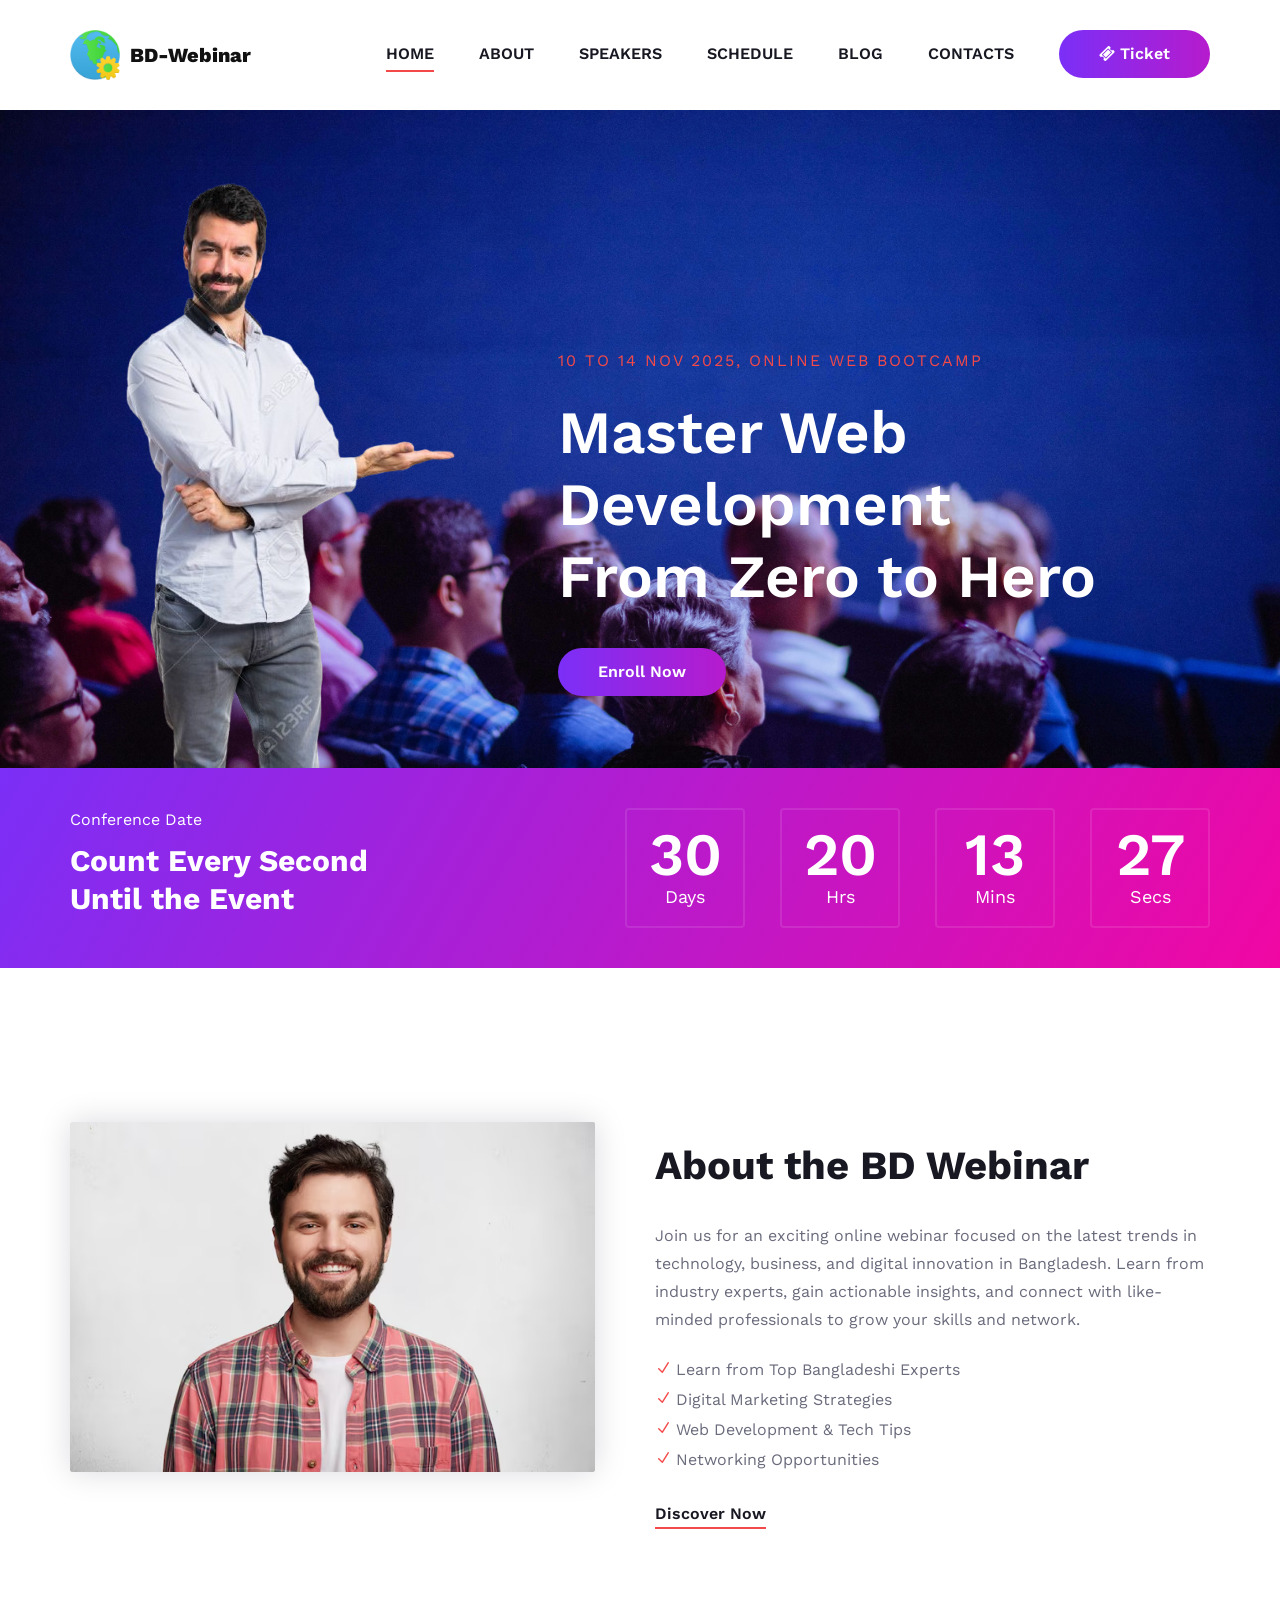
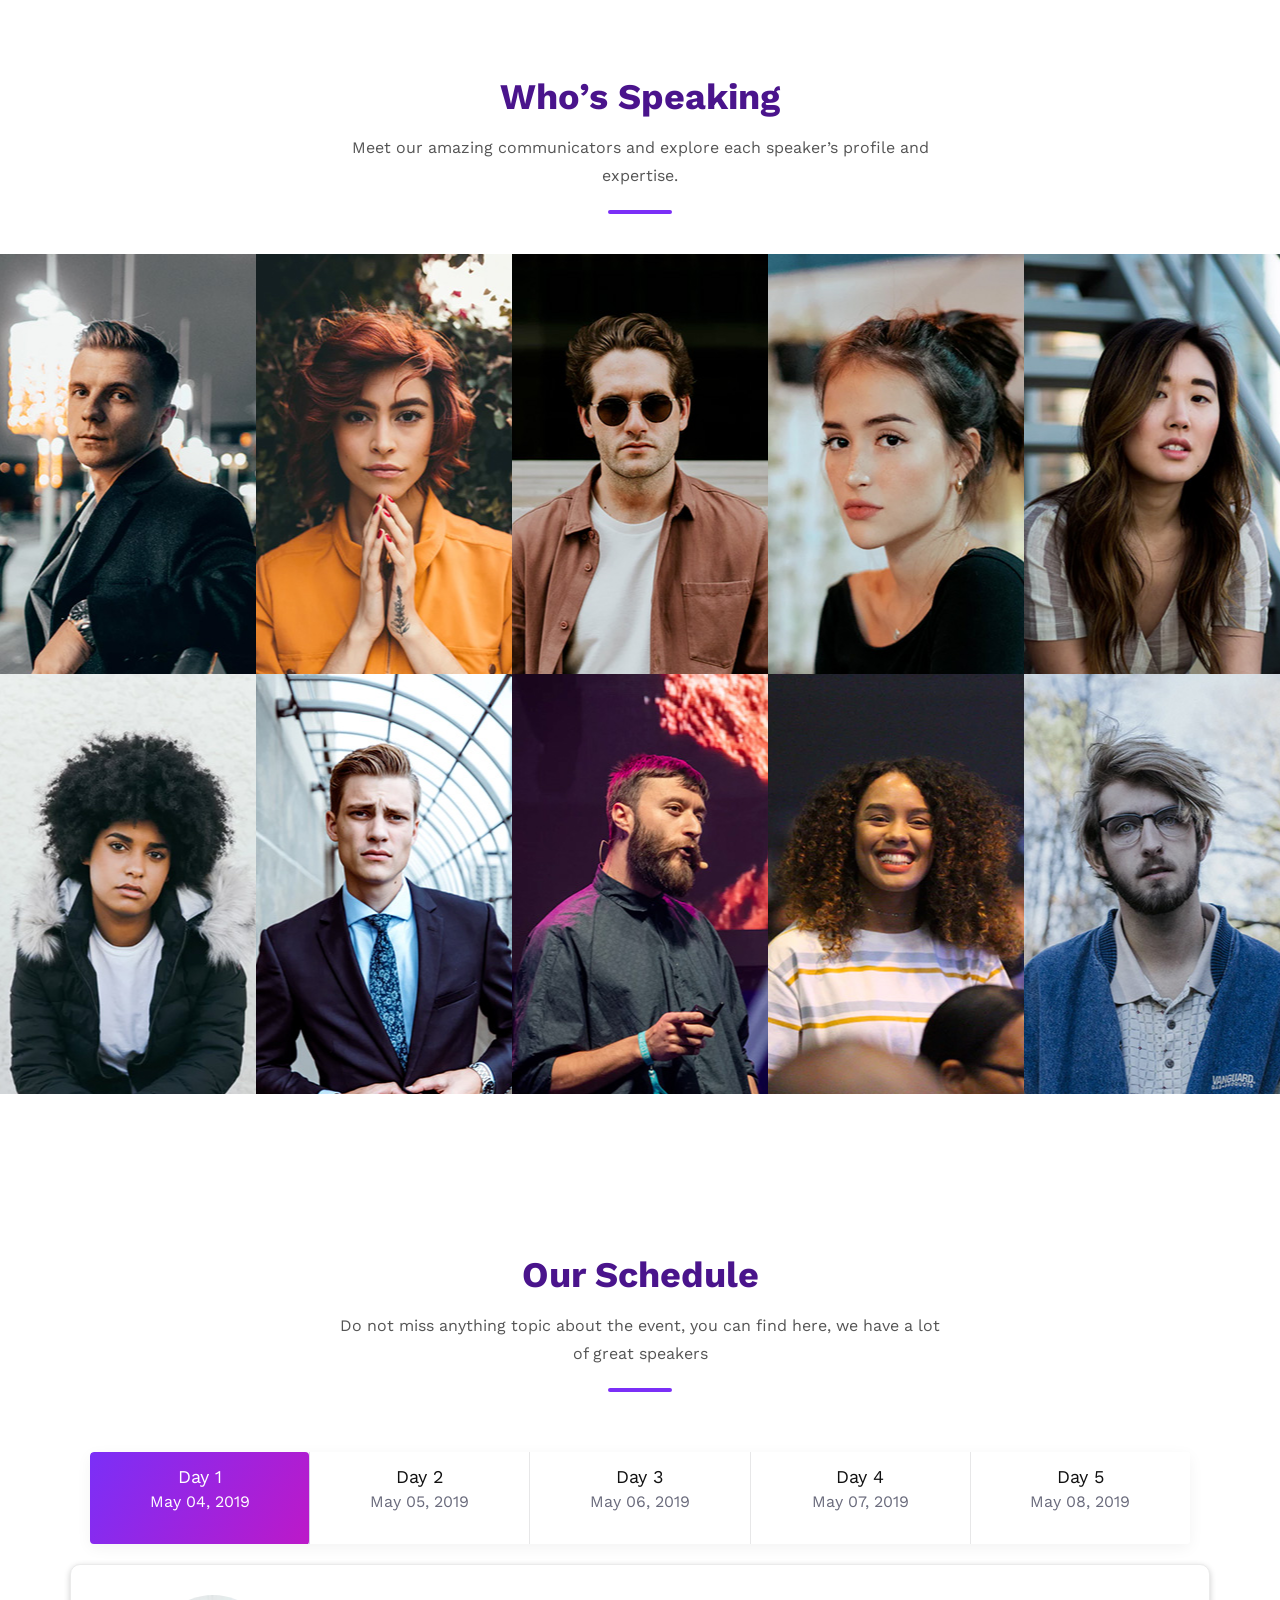
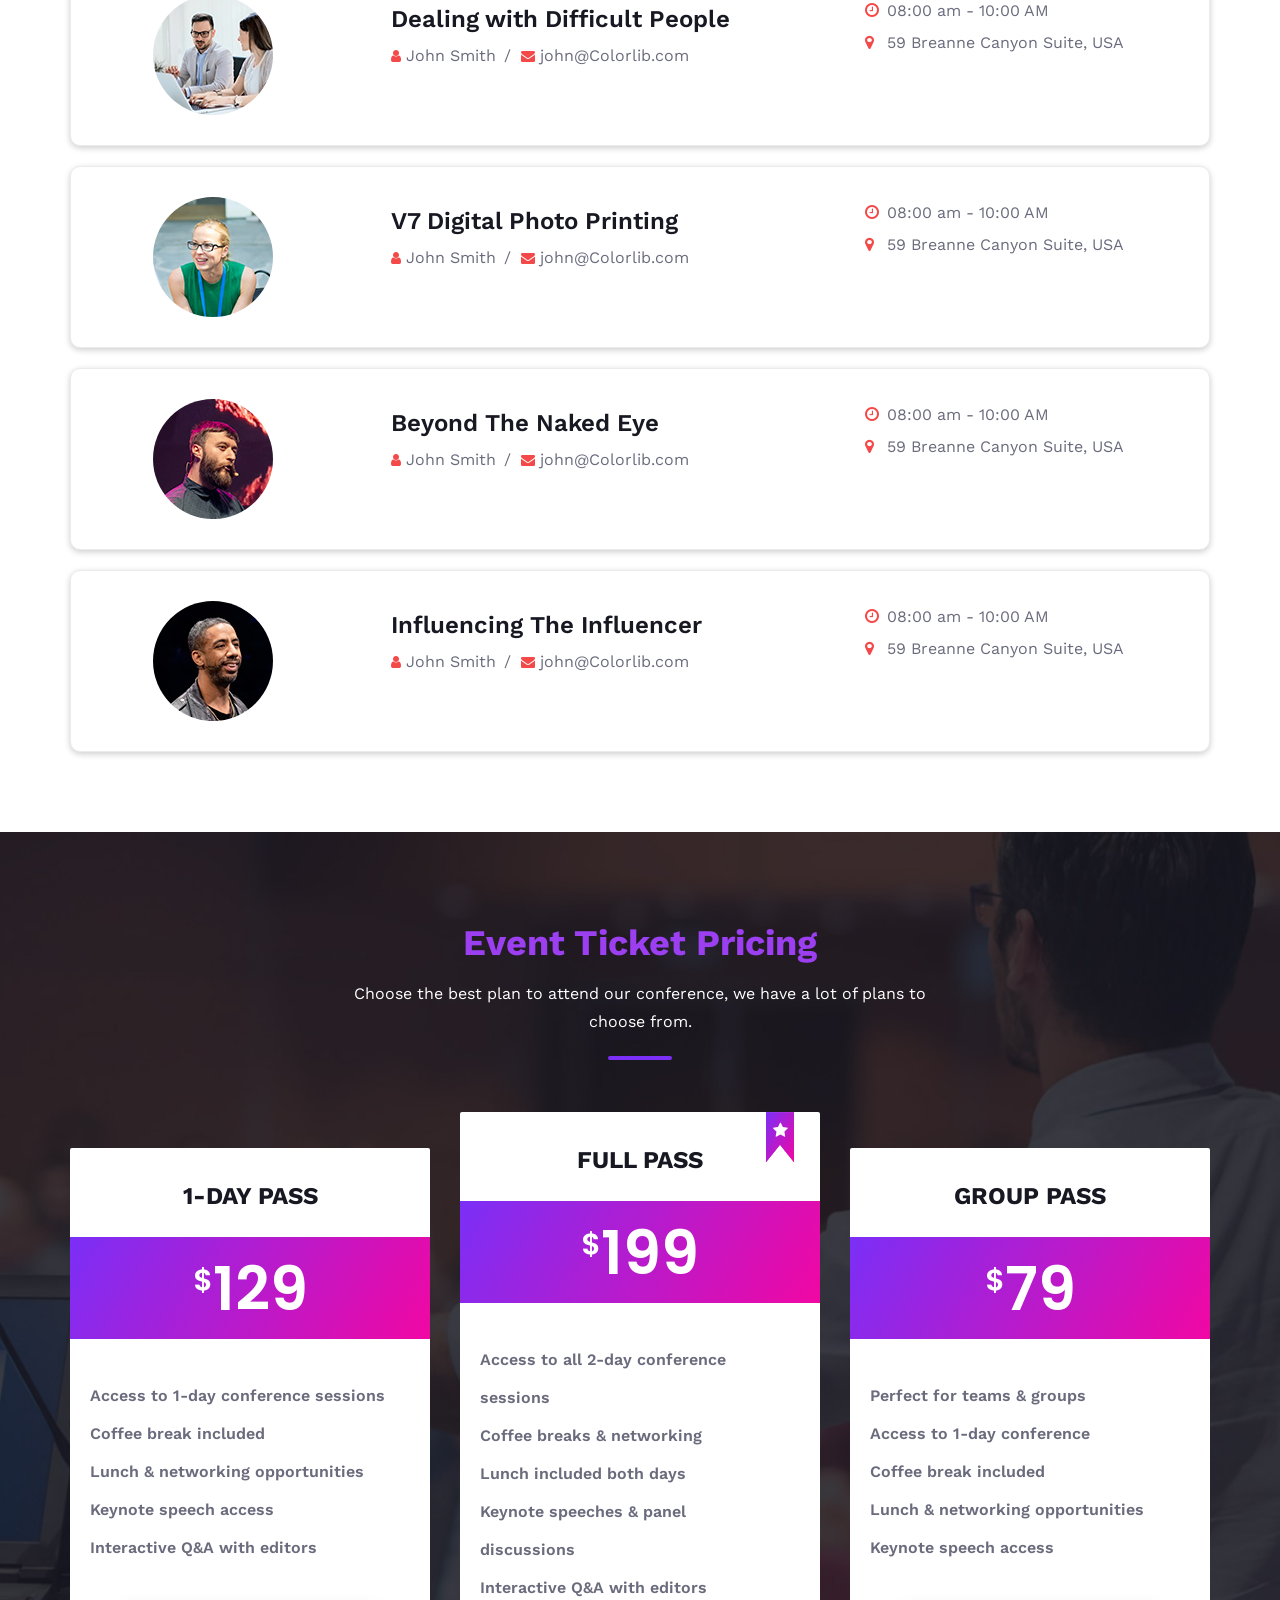
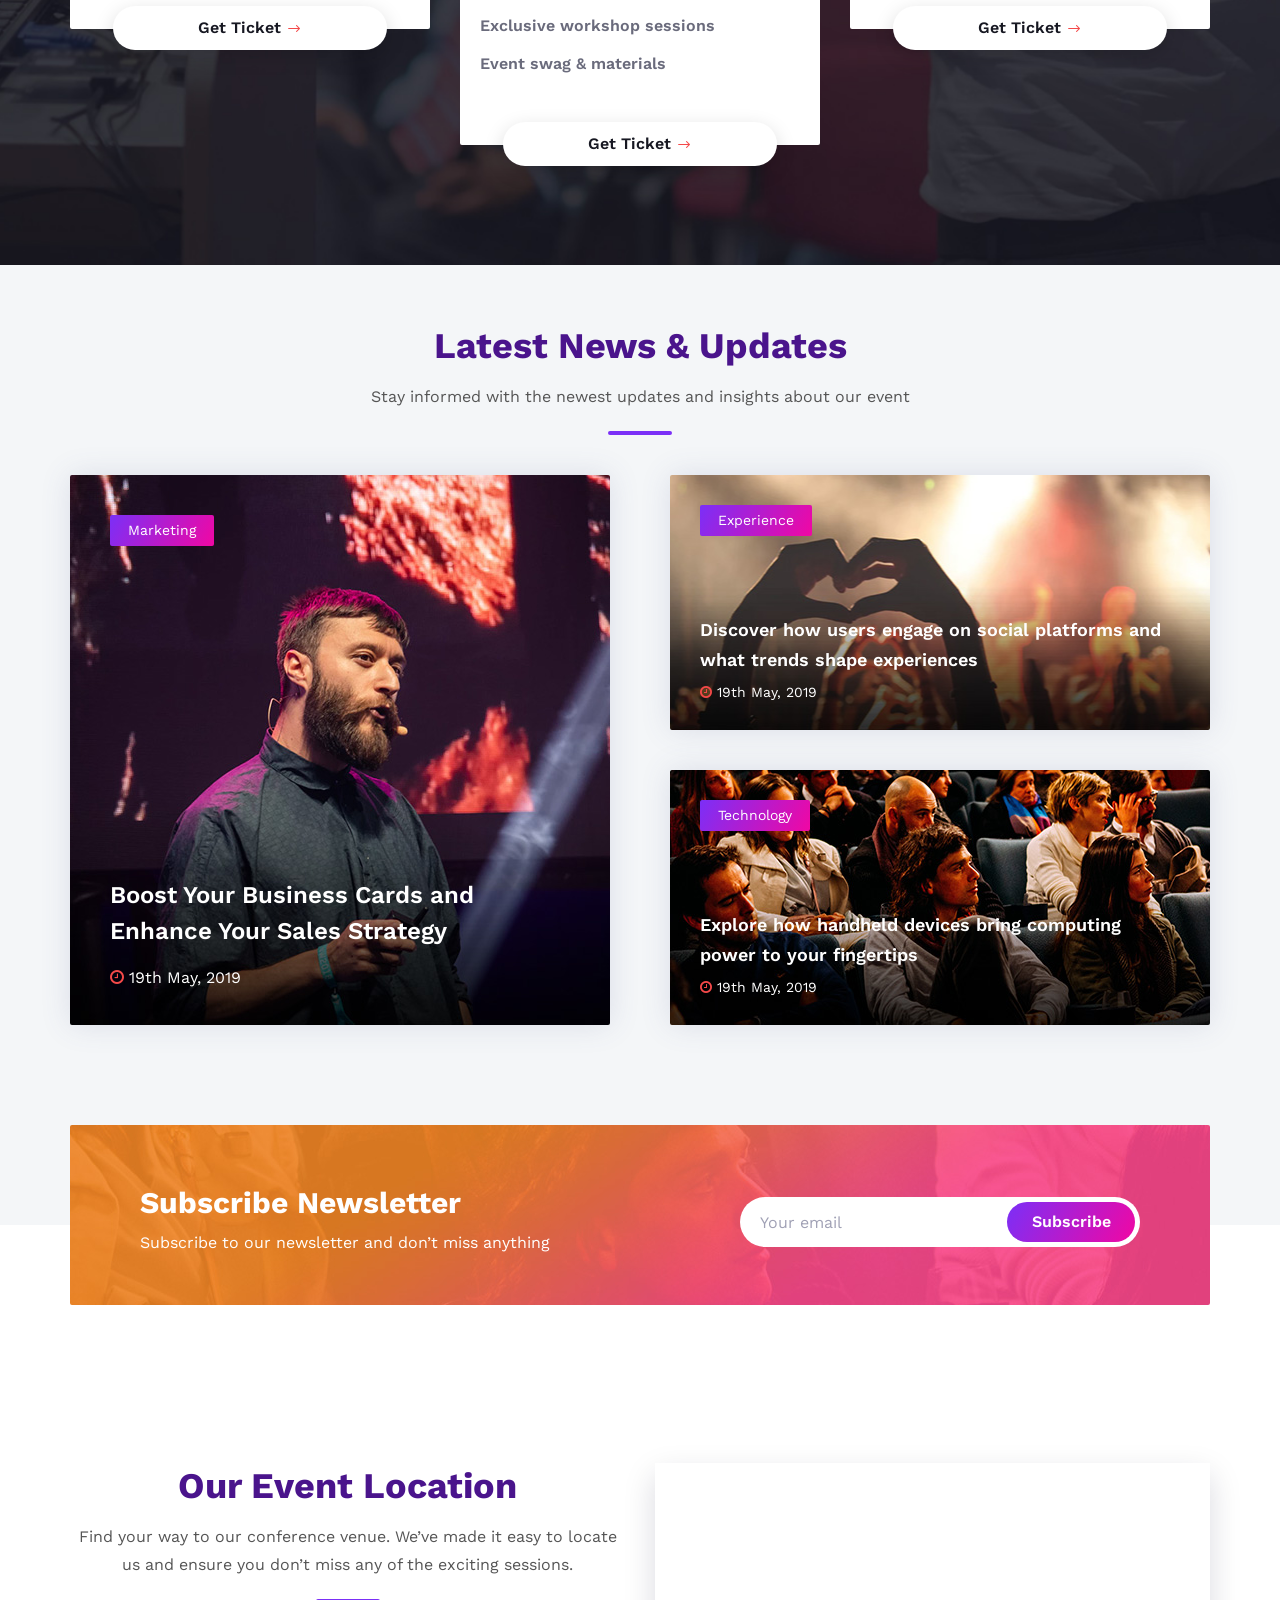
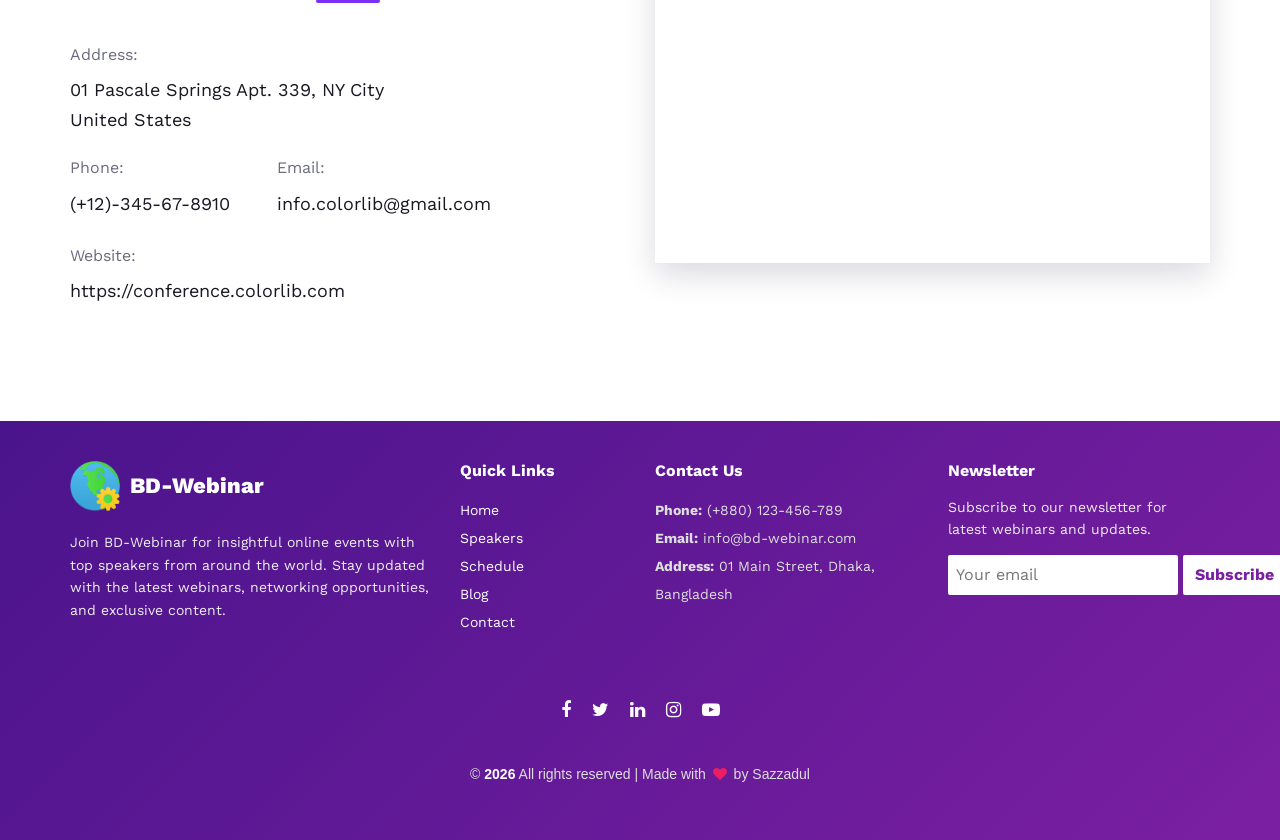
<file: BD-Webinar/index.html>
<!DOCTYPE html>
<html lang="en">
  <head>
    <meta charset="UTF-8" />
    <meta name="description" content="Manup Template" />
    <meta name="keywords" content="Manup, unica, creative, html" />
    <meta name="viewport" content="width=device-width, initial-scale=1.0" />
    <meta http-equiv="X-UA-Compatible" content="ie=edge" />
    <title>Manup | Template</title>

    <!-- Google Font -->
    <link
      href="https://fonts.googleapis.com/css?family=Work+Sans:400,500,600,700,800,900&display=swap"
      rel="stylesheet"
    />
    <link
      href="https://fonts.googleapis.com/css?family=Poppins:400,500,600,700&display=swap"
      rel="stylesheet"
    />

    <!-- Css Styles -->
    <link rel="stylesheet" href="css/bootstrap.min.css" type="text/css" />
    <link rel="stylesheet" href="css/font-awesome.min.css" type="text/css" />
    <link rel="stylesheet" href="css/elegant-icons.css" type="text/css" />
    <link rel="stylesheet" href="css/owl.carousel.min.css" type="text/css" />
    <link rel="stylesheet" href="css/magnific-popup.css" type="text/css" />
    <link rel="stylesheet" href="css/slicknav.min.css" type="text/css" />
    <link rel="stylesheet" href="css/style.css" type="text/css" />
  </head>

  <body>
    <!-- Page Preloder -->
    <div id="preloder">
      <div class="loader"></div>
    </div>

    <!-- Nav Section -->
    <nav class="header-section">
      <div class="container">
        <div class="logo">
          <a
            href="./index.html"
            style="display: flex; align-items: center; gap: 10px"
          >
            <img src="img/web.png" alt="" style="width: 50px" />
            <h3 style="font-size: 20px; font-weight: 800">BD-Webinar</h3>
          </a>
        </div>

        <div class="nav-menu">
          <nav class="mainmenu mobile-menu">
            <ul>
              <li class="active"><a href="./index.html">Home</a></li>
              <li><a href="./about-us.html">About</a></li>
              <li>
                <a href="./speaker.html">Speakers</a>
            
              </li>
              <li><a href="./schedule.html">Schedule</a></li>
              <li><a href="./blog.html">Blog</a></li>
              <li><a href="./contact.html">Contacts</a></li>
            </ul>
          </nav>
          <a href="index.html#Pricing" class="primary-btn top-btn">
            <i class="fa fa-ticket"></i> Ticket
          </a>
        </div>

        <div id="mobile-menu-wrap"></div>
      </div>
    </nav>

    <!-- Hero Section -->
    <section class="hero-section set-bg" data-setbg="img/C_Hero/Background.jpg">
      <div class="container">
        <div class="row">
          <div class="col-lg-5">
            <img src="img/C_Hero/Person.png" alt="" />
          </div>
          <div class="col-lg-7">
            <div class="hero-text">
              <span>10 to 14 Nov 2025, Online Web Bootcamp</span>
              <h2>
                Master Web Development<br />
                From Zero to Hero
              </h2>
              <a href="#" class="primary-btn">Enroll Now</a>
            </div>
          </div>
        </div>
      </div>
    </section>

    <!-- Counter Section -->
    <section class="counter-section bg-gradient">
      <div class="container">
        <div class="row">
          <div class="col-lg-4">
            <div class="counter-text">
              <span>Conference Date</span>
              <h3>Count Every Second <br />Until the Event</h3>
            </div>
          </div>
          <div class="col-lg-8">
            <div class="cd-timer" id="countdown">
              <div class="cd-item">
                <span>40</span>
                <p>Days</p>
              </div>
              <div class="cd-item">
                <span>18</span>
                <p>Hours</p>
              </div>
              <div class="cd-item">
                <span>46</span>
                <p>Minutes</p>
              </div>
              <div class="cd-item">
                <span>32</span>
                <p>Seconds</p>
              </div>
            </div>
          </div>
        </div>
      </div>
    </section>

    <!-- Home About Section -->
    <section class="home-about-section spad">
      <div class="container">
        <div class="row" style="align-items: center">
          <!-- Left Column: Image -->
          <div class="col-lg-6">
            <div class="ha-pic">
              <img src="img/C_Hero/AboutPerson.jpg" alt="BD Webinar" />
            </div>
          </div>

          <!-- Right Column: Text Content -->
          <div class="col-lg-6">
            <div class="ha-text">
              <!-- Section Heading -->
              <h2>About the BD Webinar</h2>

              <!-- Paragraph describing the webinar -->
              <p>
                Join us for an exciting online webinar focused on the latest
                trends in technology, business, and digital innovation in
                Bangladesh. Learn from industry experts, gain actionable
                insights, and connect with like-minded professionals to grow
                your skills and network.
              </p>

              <!-- Key Points / Features -->
              <ul>
                <li>
                  <span class="icon_check"></span> Learn from Top Bangladeshi
                  Experts
                </li>
                <li>
                  <span class="icon_check"></span> Digital Marketing Strategies
                </li>
                <li>
                  <span class="icon_check"></span> Web Development & Tech Tips
                </li>
                <li>
                  <span class="icon_check"></span> Networking Opportunities
                </li>
              </ul>

              <!-- Call-to-Action Button -->
              <a href="#" class="ha-btn">Discover Now</a>
            </div>
          </div>
        </div>
      </div>
    </section>

    <!-- Team Member Section -->
    <section class="team-member-section">
      <!-- Header -->
      <div class="container">
        <div class="row">
          <div class="col-lg-12">
            <!-- Section Title -->
            <div
              class="section-title"
              style="text-align: center; margin: 60px 0 40px 0"
            >
              <!-- Main Heading -->
              <h2 style="font-weight: 700; font-size: 36px; color: #4a148c">
                Who’s Speaking
              </h2>
              <!-- Subtitle / Description -->
              <p
                style="
                  font-size: 16px;
                  color: #555;
                  max-width: 600px;
                  margin: 15px auto 0 auto;
                "
              >
                Meet our amazing communicators and explore each speaker’s
                profile and expertise.
              </p>
              <!-- Optional Divider -->
              <hr
                style="
                  width: 60px;
                  border: 2px solid #7b2ff7;
                  margin: 20px auto 0 auto;
                  border-radius: 2px;
                "
              />
            </div>
          </div>
        </div>
      </div>

      <!-- Member 1 -->
      <div
        class="member-item set-bg"
        style="cursor: pointer"
        data-setbg="img/team-member/member-1.jpg"
      >
        <div class="mi-social">
          <div class="mi-social-inner bg-gradient">
            <a href="#"><i class="fa fa-facebook"></i></a>
            <a href="#"><i class="fa fa-instagram"></i></a>
            <a href="#"><i class="fa fa-twitter"></i></a>
            <a href="#"><i class="fa fa-linkedin"></i></a>
          </div>
        </div>
        <div class="mi-text">
          <h5>Emma Sandoval</h5>
          <span>Speaker</span>
        </div>
      </div>

      <!-- Member 2 -->
      <div
        class="member-item set-bg"
        style="cursor: pointer"
        data-setbg="img/team-member/member-2.jpg"
      >
        <div class="mi-social">
          <div class="mi-social-inner bg-gradient">
            <a href="#"><i class="fa fa-facebook"></i></a>
            <a href="#"><i class="fa fa-instagram"></i></a>
            <a href="#"><i class="fa fa-twitter"></i></a>
            <a href="#"><i class="fa fa-linkedin"></i></a>
          </div>
        </div>
        <div class="mi-text">
          <h5>Emma Sandoval</h5>
          <span>Speaker</span>
        </div>
      </div>

      <!-- Member 3 -->
      <div
        class="member-item set-bg"
        style="cursor: pointer"
        data-setbg="img/team-member/member-3.jpg"
      >
        <div class="mi-social">
          <div class="mi-social-inner bg-gradient">
            <a href="#"><i class="fa fa-facebook"></i></a>
            <a href="#"><i class="fa fa-instagram"></i></a>
            <a href="#"><i class="fa fa-twitter"></i></a>
            <a href="#"><i class="fa fa-linkedin"></i></a>
          </div>
        </div>
        <div class="mi-text">
          <h5>Emma Sandoval</h5>
          <span>Speaker</span>
        </div>
      </div>

      <!-- Member 4 -->
      <div
        class="member-item set-bg"
        style="cursor: pointer"
        data-setbg="img/team-member/member-4.jpg"
      >
        <div class="mi-social">
          <div class="mi-social-inner bg-gradient">
            <a href="#"><i class="fa fa-facebook"></i></a>
            <a href="#"><i class="fa fa-instagram"></i></a>
            <a href="#"><i class="fa fa-twitter"></i></a>
            <a href="#"><i class="fa fa-linkedin"></i></a>
          </div>
        </div>
        <div class="mi-text">
          <h5>Emma Sandoval</h5>
          <span>Speaker</span>
        </div>
      </div>

      <!-- Member 5 -->
      <div
        class="member-item set-bg"
        style="cursor: pointer"
        data-setbg="img/team-member/member-5.jpg"
      >
        <div class="mi-social">
          <div class="mi-social-inner bg-gradient">
            <a href="#"><i class="fa fa-facebook"></i></a>
            <a href="#"><i class="fa fa-instagram"></i></a>
            <a href="#"><i class="fa fa-twitter"></i></a>
            <a href="#"><i class="fa fa-linkedin"></i></a>
          </div>
        </div>
        <div class="mi-text">
          <h5>Emma Sandoval</h5>
          <span>Speaker</span>
        </div>
      </div>

      <!-- Member 6 -->
      <div
        class="member-item set-bg"
        style="cursor: pointer"
        data-setbg="img/team-member/member-6.jpg"
      >
        <div class="mi-social">
          <div class="mi-social-inner bg-gradient">
            <a href="#"><i class="fa fa-facebook"></i></a>
            <a href="#"><i class="fa fa-instagram"></i></a>
            <a href="#"><i class="fa fa-twitter"></i></a>
            <a href="#"><i class="fa fa-linkedin"></i></a>
          </div>
        </div>
        <div class="mi-text">
          <h5>Emma Sandoval</h5>
          <span>Speaker</span>
        </div>
      </div>

      <!-- Member 7 -->
      <div
        class="member-item set-bg"
        style="cursor: pointer"
        data-setbg="img/team-member/member-7.jpg"
      >
        <div class="mi-social">
          <div class="mi-social-inner bg-gradient">
            <a href="#"><i class="fa fa-facebook"></i></a>
            <a href="#"><i class="fa fa-instagram"></i></a>
            <a href="#"><i class="fa fa-twitter"></i></a>
            <a href="#"><i class="fa fa-linkedin"></i></a>
          </div>
        </div>
        <div class="mi-text">
          <h5>Emma Sandoval</h5>
          <span>Speaker</span>
        </div>
      </div>

      <!-- Member 8 -->
      <div
        class="member-item set-bg"
        style="cursor: pointer"
        data-setbg="img/team-member/member-8.jpg"
      >
        <div class="mi-social">
          <div class="mi-social-inner bg-gradient">
            <a href="#"><i class="fa fa-facebook"></i></a>
            <a href="#"><i class="fa fa-instagram"></i></a>
            <a href="#"><i class="fa fa-twitter"></i></a>
            <a href="#"><i class="fa fa-linkedin"></i></a>
          </div>
        </div>
        <div class="mi-text">
          <h5>Emma Sandoval</h5>
          <span>Speaker</span>
        </div>
      </div>

      <!-- Member 9 -->
      <div
        class="member-item set-bg"
        style="cursor: pointer"
        data-setbg="img/team-member/member-9.jpg"
      >
        <div class="mi-social">
          <div class="mi-social-inner bg-gradient">
            <a href="#"><i class="fa fa-facebook"></i></a>
            <a href="#"><i class="fa fa-instagram"></i></a>
            <a href="#"><i class="fa fa-twitter"></i></a>
            <a href="#"><i class="fa fa-linkedin"></i></a>
          </div>
        </div>
        <div class="mi-text">
          <h5>Emma Sandoval</h5>
          <span>Speaker</span>
        </div>
      </div>

      <!-- Member 10 -->
      <div
        class="member-item set-bg"
        style="cursor: pointer"
        data-setbg="img/team-member/member-10.jpg"
      >
        <div class="mi-social">
          <div class="mi-social-inner bg-gradient">
            <a href="#"><i class="fa fa-facebook"></i></a>
            <a href="#"><i class="fa fa-instagram"></i></a>
            <a href="#"><i class="fa fa-twitter"></i></a>
            <a href="#"><i class="fa fa-linkedin"></i></a>
          </div>
        </div>
        <div class="mi-text">
          <h5>Emma Sandoval</h5>
          <span>Speaker</span>
        </div>
      </div>
    </section>

    <!-- Schedule Section -->
    <section class="schedule-section spad">
      <div class="container">
        <!-- Header -->
        <div class="container">
          <div class="row">
            <div class="col-lg-12">
              <!-- Section Title -->
              <div
                class="section-title"
                style="text-align: center; margin: 60px 0 40px 0"
              >
                <!-- Main Heading -->
                <h2 style="font-weight: 700; font-size: 36px; color: #4a148c">
                  Our Schedule
                </h2>
                <!-- Subtitle / Description -->
                <p
                  style="
                    font-size: 16px;
                    color: #555;
                    max-width: 600px;
                    margin: 15px auto 0 auto;
                  "
                >
                  Do not miss anything topic about the event, you can find here,
                  we have a lot of great speakers
                </p>
                <!-- Optional Divider -->
                <hr
                  style="
                    width: 60px;
                    border: 2px solid #7b2ff7;
                    margin: 20px auto 0 auto;
                    border-radius: 2px;
                  "
                />
              </div>
            </div>
          </div>
        </div>

        <!-- Tabs -->
        <div class="row">
          <div class="col-lg-12">
            <div class="schedule-tab">
              <!-- Tab List -->
              <ul class="nav nav-tabs" role="tablist" style="margin: 20px">
                <li class="nav-item">
                  <a
                    class="nav-link active"
                    data-toggle="tab"
                    href="#tabs-1"
                    role="tab"
                  >
                    <h5>Day 1</h5>
                    <p>May 04, 2019</p>
                  </a>
                </li>
                <li class="nav-item">
                  <a
                    class="nav-link"
                    data-toggle="tab"
                    href="#tabs-2"
                    role="tab"
                  >
                    <h5>Day 2</h5>
                    <p>May 05, 2019</p>
                  </a>
                </li>
                <li class="nav-item">
                  <a
                    class="nav-link"
                    data-toggle="tab"
                    href="#tabs-3"
                    role="tab"
                  >
                    <h5>Day 3</h5>
                    <p>May 06, 2019</p>
                  </a>
                </li>
                <li class="nav-item">
                  <a
                    class="nav-link"
                    data-toggle="tab"
                    href="#tabs-4"
                    role="tab"
                  >
                    <h5>Day 4</h5>
                    <p>May 07, 2019</p>
                  </a>
                </li>
                <li class="nav-item">
                  <a
                    class="nav-link"
                    data-toggle="tab"
                    href="#tabs-5"
                    role="tab"
                  >
                    <h5>Day 5</h5>
                    <p>May 08, 2019</p>
                  </a>
                </li>
              </ul>

              <!-- Tab panes -->
              <div class="tab-content">
                <!-- Pane 1 -->
                <div class="tab-pane active" id="tabs-1" role="tabpanel">
                  <!-- Content 1 -->
                  <div class="st-content">
                    <div class="container">
                      <div class="row">
                        <div class="col-lg-3">
                          <div class="sc-pic">
                            <img src="img/schedule/schedule-1.jpg" alt="" />
                          </div>
                        </div>
                        <div class="col-lg-5">
                          <div class="sc-text">
                            <h4>Dealing with Difficult People</h4>
                            <ul>
                              <li><i class="fa fa-user"></i> John Smith</li>
                              <li>
                                <i class="fa fa-envelope"></i> john@Colorlib.com
                              </li>
                            </ul>
                          </div>
                        </div>
                        <div class="col-lg-4">
                          <ul class="sc-widget">
                            <li>
                              <i class="fa fa-clock-o"></i> 08:00 am - 10:00 AM
                            </li>
                            <li>
                              <i class="fa fa-map-marker"></i> 59 Breanne Canyon
                              Suite, USA
                            </li>
                          </ul>
                        </div>
                      </div>
                    </div>
                  </div>

                  <!-- Content 2 -->
                  <div class="st-content">
                    <div class="container">
                      <div class="row">
                        <div class="col-lg-3">
                          <div class="sc-pic">
                            <img src="img/schedule/schedule-2.jpg" alt="" />
                          </div>
                        </div>
                        <div class="col-lg-5">
                          <div class="sc-text">
                            <h4>V7 Digital Photo Printing</h4>
                            <ul>
                              <li><i class="fa fa-user"></i> John Smith</li>
                              <li>
                                <i class="fa fa-envelope"></i> john@Colorlib.com
                              </li>
                            </ul>
                          </div>
                        </div>
                        <div class="col-lg-4">
                          <ul class="sc-widget">
                            <li>
                              <i class="fa fa-clock-o"></i> 08:00 am - 10:00 AM
                            </li>
                            <li>
                              <i class="fa fa-map-marker"></i> 59 Breanne Canyon
                              Suite, USA
                            </li>
                          </ul>
                        </div>
                      </div>
                    </div>
                  </div>

                  <!-- Content 3 -->
                  <div class="st-content">
                    <div class="container">
                      <div class="row">
                        <div class="col-lg-3">
                          <div class="sc-pic">
                            <img src="img/schedule/schedule-3.jpg" alt="" />
                          </div>
                        </div>
                        <div class="col-lg-5">
                          <div class="sc-text">
                            <h4>Beyond The Naked Eye</h4>
                            <ul>
                              <li><i class="fa fa-user"></i> John Smith</li>
                              <li>
                                <i class="fa fa-envelope"></i> john@Colorlib.com
                              </li>
                            </ul>
                          </div>
                        </div>
                        <div class="col-lg-4">
                          <ul class="sc-widget">
                            <li>
                              <i class="fa fa-clock-o"></i> 08:00 am - 10:00 AM
                            </li>
                            <li>
                              <i class="fa fa-map-marker"></i> 59 Breanne Canyon
                              Suite, USA
                            </li>
                          </ul>
                        </div>
                      </div>
                    </div>
                  </div>

                  <!-- Content 4 -->
                  <div class="st-content">
                    <div class="container">
                      <div class="row">
                        <div class="col-lg-3">
                          <div class="sc-pic">
                            <img src="img/schedule/schedule-4.jpg" alt="" />
                          </div>
                        </div>
                        <div class="col-lg-5">
                          <div class="sc-text">
                            <h4>Influencing The Influencer</h4>
                            <ul>
                              <li><i class="fa fa-user"></i> John Smith</li>
                              <li>
                                <i class="fa fa-envelope"></i> john@Colorlib.com
                              </li>
                            </ul>
                          </div>
                        </div>
                        <div class="col-lg-4">
                          <ul class="sc-widget">
                            <li>
                              <i class="fa fa-clock-o"></i> 08:00 am - 10:00 AM
                            </li>
                            <li>
                              <i class="fa fa-map-marker"></i> 59 Breanne Canyon
                              Suite, USA
                            </li>
                          </ul>
                        </div>
                      </div>
                    </div>
                  </div>
                </div>

                <!-- Pane 2 -->
                <div class="tab-pane" id="tabs-2" role="tabpanel">
                  <div class="st-content">
                    <div class="container">
                      <div class="row">
                        <div class="col-lg-3">
                          <div class="sc-pic">
                            <img src="img/schedule/schedule-1.jpg" alt="" />
                          </div>
                        </div>
                        <div class="col-lg-5">
                          <div class="sc-text">
                            <h4>Dealing with Easy People</h4>
                            <ul>
                              <li><i class="fa fa-user"></i> John Smith</li>
                              <li>
                                <i class="fa fa-envelope"></i> john@Colorlib.com
                              </li>
                            </ul>
                          </div>
                        </div>
                        <div class="col-lg-4">
                          <ul class="sc-widget">
                            <li>
                              <i class="fa fa-clock-o"></i> 08:00 am - 10:00 AM
                            </li>
                            <li>
                              <i class="fa fa-map-marker"></i> 59 Breanne Canyon
                              Suite, USA
                            </li>
                          </ul>
                        </div>
                      </div>
                    </div>
                  </div>
                  <div class="st-content">
                    <div class="container">
                      <div class="row">
                        <div class="col-lg-3">
                          <div class="sc-pic">
                            <img src="img/schedule/schedule-2.jpg" alt="" />
                          </div>
                        </div>
                        <div class="col-lg-5">
                          <div class="sc-text">
                            <h4>V7 Digital Photo Printing</h4>
                            <ul>
                              <li><i class="fa fa-user"></i> John Smith</li>
                              <li>
                                <i class="fa fa-envelope"></i> john@Colorlib.com
                              </li>
                            </ul>
                          </div>
                        </div>
                        <div class="col-lg-4">
                          <ul class="sc-widget">
                            <li>
                              <i class="fa fa-clock-o"></i> 08:00 am - 10:00 AM
                            </li>
                            <li>
                              <i class="fa fa-map-marker"></i> 59 Breanne Canyon
                              Suite, USA
                            </li>
                          </ul>
                        </div>
                      </div>
                    </div>
                  </div>
                  <div class="st-content">
                    <div class="container">
                      <div class="row">
                        <div class="col-lg-3">
                          <div class="sc-pic">
                            <img src="img/schedule/schedule-3.jpg" alt="" />
                          </div>
                        </div>
                        <div class="col-lg-5">
                          <div class="sc-text">
                            <h4>Beyond The Naked Eye</h4>
                            <ul>
                              <li><i class="fa fa-user"></i> John Smith</li>
                              <li>
                                <i class="fa fa-envelope"></i> john@Colorlib.com
                              </li>
                            </ul>
                          </div>
                        </div>
                        <div class="col-lg-4">
                          <ul class="sc-widget">
                            <li>
                              <i class="fa fa-clock-o"></i> 08:00 am - 10:00 AM
                            </li>
                            <li>
                              <i class="fa fa-map-marker"></i> 59 Breanne Canyon
                              Suite, USA
                            </li>
                          </ul>
                        </div>
                      </div>
                    </div>
                  </div>
                  <div class="st-content">
                    <div class="container">
                      <div class="row">
                        <div class="col-lg-3">
                          <div class="sc-pic">
                            <img src="img/schedule/schedule-4.jpg" alt="" />
                          </div>
                        </div>
                        <div class="col-lg-5">
                          <div class="sc-text">
                            <h4>Influencing The Influencer</h4>
                            <ul>
                              <li><i class="fa fa-user"></i> John Smith</li>
                              <li>
                                <i class="fa fa-envelope"></i> john@Colorlib.com
                              </li>
                            </ul>
                          </div>
                        </div>
                        <div class="col-lg-4">
                          <ul class="sc-widget">
                            <li>
                              <i class="fa fa-clock-o"></i> 08:00 am - 10:00 AM
                            </li>
                            <li>
                              <i class="fa fa-map-marker"></i> 59 Breanne Canyon
                              Suite, USA
                            </li>
                          </ul>
                        </div>
                      </div>
                    </div>
                  </div>
                </div>

                <!-- Pane 3 -->
                <div class="tab-pane" id="tabs-3" role="tabpanel">
                  <div class="st-content">
                    <div class="container">
                      <div class="row">
                        <div class="col-lg-3">
                          <div class="sc-pic">
                            <img src="img/schedule/schedule-1.jpg" alt="" />
                          </div>
                        </div>
                        <div class="col-lg-5">
                          <div class="sc-text">
                            <h4>Dealing with Intermediate People</h4>
                            <ul>
                              <li><i class="fa fa-user"></i> John Smith</li>
                              <li>
                                <i class="fa fa-envelope"></i> john@Colorlib.com
                              </li>
                            </ul>
                          </div>
                        </div>
                        <div class="col-lg-4">
                          <ul class="sc-widget">
                            <li>
                              <i class="fa fa-clock-o"></i> 08:00 am - 10:00 AM
                            </li>
                            <li>
                              <i class="fa fa-map-marker"></i> 59 Breanne Canyon
                              Suite, USA
                            </li>
                          </ul>
                        </div>
                      </div>
                    </div>
                  </div>
                  <div class="st-content">
                    <div class="container">
                      <div class="row">
                        <div class="col-lg-3">
                          <div class="sc-pic">
                            <img src="img/schedule/schedule-2.jpg" alt="" />
                          </div>
                        </div>
                        <div class="col-lg-5">
                          <div class="sc-text">
                            <h4>V7 Digital Photo Printing</h4>
                            <ul>
                              <li><i class="fa fa-user"></i> John Smith</li>
                              <li>
                                <i class="fa fa-envelope"></i> john@Colorlib.com
                              </li>
                            </ul>
                          </div>
                        </div>
                        <div class="col-lg-4">
                          <ul class="sc-widget">
                            <li>
                              <i class="fa fa-clock-o"></i> 08:00 am - 10:00 AM
                            </li>
                            <li>
                              <i class="fa fa-map-marker"></i> 59 Breanne Canyon
                              Suite, USA
                            </li>
                          </ul>
                        </div>
                      </div>
                    </div>
                  </div>
                  <div class="st-content">
                    <div class="container">
                      <div class="row">
                        <div class="col-lg-3">
                          <div class="sc-pic">
                            <img src="img/schedule/schedule-3.jpg" alt="" />
                          </div>
                        </div>
                        <div class="col-lg-5">
                          <div class="sc-text">
                            <h4>Beyond The Naked Eye</h4>
                            <ul>
                              <li><i class="fa fa-user"></i> John Smith</li>
                              <li>
                                <i class="fa fa-envelope"></i> john@Colorlib.com
                              </li>
                            </ul>
                          </div>
                        </div>
                        <div class="col-lg-4">
                          <ul class="sc-widget">
                            <li>
                              <i class="fa fa-clock-o"></i> 08:00 am - 10:00 AM
                            </li>
                            <li>
                              <i class="fa fa-map-marker"></i> 59 Breanne Canyon
                              Suite, USA
                            </li>
                          </ul>
                        </div>
                      </div>
                    </div>
                  </div>
                  <div class="st-content">
                    <div class="container">
                      <div class="row">
                        <div class="col-lg-3">
                          <div class="sc-pic">
                            <img src="img/schedule/schedule-4.jpg" alt="" />
                          </div>
                        </div>
                        <div class="col-lg-5">
                          <div class="sc-text">
                            <h4>Influencing The Influencer</h4>
                            <ul>
                              <li><i class="fa fa-user"></i> John Smith</li>
                              <li>
                                <i class="fa fa-envelope"></i> john@Colorlib.com
                              </li>
                            </ul>
                          </div>
                        </div>
                        <div class="col-lg-4">
                          <ul class="sc-widget">
                            <li>
                              <i class="fa fa-clock-o"></i> 08:00 am - 10:00 AM
                            </li>
                            <li>
                              <i class="fa fa-map-marker"></i> 59 Breanne Canyon
                              Suite, USA
                            </li>
                          </ul>
                        </div>
                      </div>
                    </div>
                  </div>
                </div>

                <!-- Pane 4 -->
                <div class="tab-pane" id="tabs-4" role="tabpanel">
                  <div class="st-content">
                    <div class="container">
                      <div class="row">
                        <div class="col-lg-3">
                          <div class="sc-pic">
                            <img src="img/schedule/schedule-1.jpg" alt="" />
                          </div>
                        </div>
                        <div class="col-lg-5">
                          <div class="sc-text">
                            <h4>Dealing with Expert People</h4>
                            <ul>
                              <li><i class="fa fa-user"></i> John Smith</li>
                              <li>
                                <i class="fa fa-envelope"></i> john@Colorlib.com
                              </li>
                            </ul>
                          </div>
                        </div>
                        <div class="col-lg-4">
                          <ul class="sc-widget">
                            <li>
                              <i class="fa fa-clock-o"></i> 08:00 am - 10:00 AM
                            </li>
                            <li>
                              <i class="fa fa-map-marker"></i> 59 Breanne Canyon
                              Suite, USA
                            </li>
                          </ul>
                        </div>
                      </div>
                    </div>
                  </div>
                  <div class="st-content">
                    <div class="container">
                      <div class="row">
                        <div class="col-lg-3">
                          <div class="sc-pic">
                            <img src="img/schedule/schedule-2.jpg" alt="" />
                          </div>
                        </div>
                        <div class="col-lg-5">
                          <div class="sc-text">
                            <h4>V7 Digital Photo Printing</h4>
                            <ul>
                              <li><i class="fa fa-user"></i> John Smith</li>
                              <li>
                                <i class="fa fa-envelope"></i> john@Colorlib.com
                              </li>
                            </ul>
                          </div>
                        </div>
                        <div class="col-lg-4">
                          <ul class="sc-widget">
                            <li>
                              <i class="fa fa-clock-o"></i> 08:00 am - 10:00 AM
                            </li>
                            <li>
                              <i class="fa fa-map-marker"></i> 59 Breanne Canyon
                              Suite, USA
                            </li>
                          </ul>
                        </div>
                      </div>
                    </div>
                  </div>
                  <div class="st-content">
                    <div class="container">
                      <div class="row">
                        <div class="col-lg-3">
                          <div class="sc-pic">
                            <img src="img/schedule/schedule-3.jpg" alt="" />
                          </div>
                        </div>
                        <div class="col-lg-5">
                          <div class="sc-text">
                            <h4>Beyond The Naked Eye</h4>
                            <ul>
                              <li><i class="fa fa-user"></i> John Smith</li>
                              <li>
                                <i class="fa fa-envelope"></i> john@Colorlib.com
                              </li>
                            </ul>
                          </div>
                        </div>
                        <div class="col-lg-4">
                          <ul class="sc-widget">
                            <li>
                              <i class="fa fa-clock-o"></i> 08:00 am - 10:00 AM
                            </li>
                            <li>
                              <i class="fa fa-map-marker"></i> 59 Breanne Canyon
                              Suite, USA
                            </li>
                          </ul>
                        </div>
                      </div>
                    </div>
                  </div>
                  <div class="st-content">
                    <div class="container">
                      <div class="row">
                        <div class="col-lg-3">
                          <div class="sc-pic">
                            <img src="img/schedule/schedule-4.jpg" alt="" />
                          </div>
                        </div>
                        <div class="col-lg-5">
                          <div class="sc-text">
                            <h4>Influencing The Influencer</h4>
                            <ul>
                              <li><i class="fa fa-user"></i> John Smith</li>
                              <li>
                                <i class="fa fa-envelope"></i> john@Colorlib.com
                              </li>
                            </ul>
                          </div>
                        </div>
                        <div class="col-lg-4">
                          <ul class="sc-widget">
                            <li>
                              <i class="fa fa-clock-o"></i> 08:00 am - 10:00 AM
                            </li>
                            <li>
                              <i class="fa fa-map-marker"></i> 59 Breanne Canyon
                              Suite, USA
                            </li>
                          </ul>
                        </div>
                      </div>
                    </div>
                  </div>
                </div>

                <!-- Pane 5 -->
                <div class="tab-pane" id="tabs-5" role="tabpanel">
                  <div class="st-content">
                    <div class="container">
                      <div class="row">
                        <div class="col-lg-3">
                          <div class="sc-pic">
                            <img src="img/schedule/schedule-1.jpg" alt="" />
                          </div>
                        </div>
                        <div class="col-lg-5">
                          <div class="sc-text">
                            <h4>Dealing with Too Difficult People</h4>
                            <ul>
                              <li><i class="fa fa-user"></i> John Smith</li>
                              <li>
                                <i class="fa fa-envelope"></i> john@Colorlib.com
                              </li>
                            </ul>
                          </div>
                        </div>
                        <div class="col-lg-4">
                          <ul class="sc-widget">
                            <li>
                              <i class="fa fa-clock-o"></i> 08:00 am - 10:00 AM
                            </li>
                            <li>
                              <i class="fa fa-map-marker"></i> 59 Breanne Canyon
                              Suite, USA
                            </li>
                          </ul>
                        </div>
                      </div>
                    </div>
                  </div>
                  <div class="st-content">
                    <div class="container">
                      <div class="row">
                        <div class="col-lg-3">
                          <div class="sc-pic">
                            <img src="img/schedule/schedule-2.jpg" alt="" />
                          </div>
                        </div>
                        <div class="col-lg-5">
                          <div class="sc-text">
                            <h4>V7 Digital Photo Printing</h4>
                            <ul>
                              <li><i class="fa fa-user"></i> John Smith</li>
                              <li>
                                <i class="fa fa-envelope"></i> john@Colorlib.com
                              </li>
                            </ul>
                          </div>
                        </div>
                        <div class="col-lg-4">
                          <ul class="sc-widget">
                            <li>
                              <i class="fa fa-clock-o"></i> 08:00 am - 10:00 AM
                            </li>
                            <li>
                              <i class="fa fa-map-marker"></i> 59 Breanne Canyon
                              Suite, USA
                            </li>
                          </ul>
                        </div>
                      </div>
                    </div>
                  </div>
                  <div class="st-content">
                    <div class="container">
                      <div class="row">
                        <div class="col-lg-3">
                          <div class="sc-pic">
                            <img src="img/schedule/schedule-3.jpg" alt="" />
                          </div>
                        </div>
                        <div class="col-lg-5">
                          <div class="sc-text">
                            <h4>Beyond The Naked Eye</h4>
                            <ul>
                              <li><i class="fa fa-user"></i> John Smith</li>
                              <li>
                                <i class="fa fa-envelope"></i> john@Colorlib.com
                              </li>
                            </ul>
                          </div>
                        </div>
                        <div class="col-lg-4">
                          <ul class="sc-widget">
                            <li>
                              <i class="fa fa-clock-o"></i> 08:00 am - 10:00 AM
                            </li>
                            <li>
                              <i class="fa fa-map-marker"></i> 59 Breanne Canyon
                              Suite, USA
                            </li>
                          </ul>
                        </div>
                      </div>
                    </div>
                  </div>
                  <div class="st-content">
                    <div class="container">
                      <div class="row">
                        <div class="col-lg-3">
                          <div class="sc-pic">
                            <img src="img/schedule/schedule-4.jpg" alt="" />
                          </div>
                        </div>
                        <div class="col-lg-5">
                          <div class="sc-text">
                            <h4>Influencing The Influencer</h4>
                            <ul>
                              <li><i class="fa fa-user"></i> John Smith</li>
                              <li>
                                <i class="fa fa-envelope"></i> john@Colorlib.com
                              </li>
                            </ul>
                          </div>
                        </div>
                        <div class="col-lg-4">
                          <ul class="sc-widget">
                            <li>
                              <i class="fa fa-clock-o"></i> 08:00 am - 10:00 AM
                            </li>
                            <li>
                              <i class="fa fa-map-marker"></i> 59 Breanne Canyon
                              Suite, USA
                            </li>
                          </ul>
                        </div>
                      </div>
                    </div>
                  </div>
                </div>
              </div>
            </div>
          </div>
        </div>
      </div>
    </section>

    <!-- Pricing Section -->
    <section
      class="pricing-section set-bg spad"
      data-setbg="img/pricing-bg.jpg"
      id="Pricing"
    >
      <div class="container">
        <!-- Header -->
        <div class="container">
          <div class="row">
            <div class="col-lg-12">
              <!-- Section Title -->
              <div class="section-title">
                <!-- Main Heading -->
                <h2 style="font-weight: 700; font-size: 36px; color: #9b3ff0">
                  Event Ticket Pricing
                </h2>
                <!-- Subtitle / Description -->
                <p
                  style="
                    font-size: 16px;
                    color: white;
                    max-width: 600px;
                    margin: 15px auto 0 auto;
                  "
                >
                  Choose the best plan to attend our conference, we have a lot
                  of plans to choose from.
                </p>
                <!-- Optional Divider -->
                <hr
                  style="
                    width: 60px;
                    border: 2px solid #7b2ff7;
                    margin: 20px auto 0 auto;
                    border-radius: 2px;
                  "
                />
              </div>
            </div>
          </div>
        </div>

        <!-- Pricing Cards -->
        <div class="row justify-content-center">
          <!-- Single Day Pass -->
          <div class="col-lg-4 col-md-8">
            <div class="price-item">
              <h4>1-Day Pass</h4>
              <div class="pi-price">
                <h2><span>$</span>129</h2>
              </div>
              <!-- Features list -->
              <ul
                class="price-features price-list-item"
                style="text-align: left; padding-left: 20px"
              >
                <li>Access to 1-day conference sessions</li>
                <li>Coffee break included</li>
                <li>Lunch & networking opportunities</li>
                <li>Keynote speech access</li>
                <li>Interactive Q&A with editors</li>
              </ul>
              <!-- CTA Button -->
              <a href="#" class="price-btn"
                >Get Ticket <span class="arrow_right"></span
              ></a>
            </div>
          </div>

          <!-- Full Pass (Highlighted) -->
          <div class="col-lg-4 col-md-8">
            <div class="price-item top-rated">
              <div class="tr-tag">
                <i class="fa fa-star"></i>
                Best Value
              </div>
              <h4>Full Pass</h4>
              <div class="pi-price">
                <h2><span>$</span>199</h2>
              </div>
              <ul
                class="price-features price-list-item"
                style="text-align: left; padding-left: 20px"
              >
                <li>Access to all 2-day conference sessions</li>
                <li>Coffee breaks & networking</li>
                <li>Lunch included both days</li>
                <li>Keynote speeches & panel discussions</li>
                <li>Interactive Q&A with editors</li>
                <li>Exclusive workshop sessions</li>
                <li>Event swag & materials</li>
              </ul>
              <a href="#" class="price-btn"
                >Get Ticket <span class="arrow_right"></span
              ></a>
            </div>
          </div>

          <!-- Group Pass -->
          <div class="col-lg-4 col-md-8">
            <div class="price-item">
              <h4>Group Pass</h4>
              <div class="pi-price">
                <h2><span>$</span>79</h2>
              </div>
              <ul
                class="price-features price-list-item"
                style="text-align: left; padding-left: 20px"
              >
                <li>Perfect for teams & groups</li>
                <li>Access to 1-day conference</li>
                <li>Coffee break included</li>
                <li>Lunch & networking opportunities</li>
                <li>Keynote speech access</li>
              </ul>
              <a href="#" class="price-btn"
                >Get Ticket <span class="arrow_right"></span
              ></a>
            </div>
          </div>
        </div>
      </div>
    </section>

    <!-- Latest Blog Section -->
    <section class="latest-blog">
      <div class="container">
        <!-- Header -->
        <div class="container">
          <div class="row">
            <div class="col-lg-12">
              <!-- Section Title -->
              <div
                class="section-title"
                style="text-align: center; margin: 60px 0 40px 0"
              >
                <!-- Main Heading -->
                <h2 style="font-weight: 700; font-size: 36px; color: #4a148c">
                  Latest News & Updates
                </h2>
                <!-- Subtitle / Description -->
                <p
                  style="
                    font-size: 16px;
                    color: #555;
                    max-width: 600px;
                    margin: 15px auto 0 auto;
                  "
                >
                  Stay informed with the newest updates and insights about our
                  event
                </p>
                <!-- Optional Divider -->
                <hr
                  style="
                    width: 60px;
                    border: 2px solid #7b2ff7;
                    margin: 20px auto 0 auto;
                    border-radius: 2px;
                  "
                />
              </div>
            </div>
          </div>
        </div>

        <!-- Blog Items Row -->
        <div class="row">
          <!-- Featured Large Blog Post -->
          <div class="col-lg-6">
            <div
              class="latest-item set-bg large-item"
              data-setbg="img/blog/latest-b/latest-1.jpg"
            >
              <!-- Blog Category Tag -->
              <div class="li-tag">Marketing</div>
              <!-- Blog Title and Date -->
              <div class="li-text">
                <h4>
                  <a href="./blog-details.html">
                    Boost Your Business Cards and Enhance Your Sales Strategy
                  </a>
                </h4>
                <span><i class="fa fa-clock-o"></i> 19th May, 2019</span>
              </div>
            </div>
          </div>

          <!-- Smaller Blog Posts Column -->
          <div class="col-lg-6">
            <!-- Blog Post 1 -->
            <div
              class="latest-item set-bg"
              data-setbg="img/blog/latest-b/latest-2.jpg"
            >
              <div class="li-tag">Experience</div>
              <div class="li-text">
                <h5>
                  <a href="./blog-details.html">
                    Discover how users engage on social platforms and what
                    trends shape experiences
                  </a>
                </h5>
                <span><i class="fa fa-clock-o"></i> 19th May, 2019</span>
              </div>
            </div>

            <!-- Blog Post 2 -->
            <div
              class="latest-item set-bg"
              data-setbg="img/blog/latest-b/latest-3.jpg"
            >
              <div class="li-tag">Technology</div>
              <div class="li-text">
                <h5>
                  <a href="./blog-details.html">
                    Explore how handheld devices bring computing power to your
                    fingertips
                  </a>
                </h5>
                <span><i class="fa fa-clock-o"></i> 19th May, 2019</span>
              </div>
            </div>
          </div>
        </div>
      </div>
    </section>

    <!-- Newsletter Section Begin -->
    <section class="newslatter-section">
      <div class="container">
        <!-- Inner wrapper with background image -->
        <div class="newslatter-inner set-bg" data-setbg="img/newslatter-bg.jpg">
          <!-- Newsletter text content -->
          <div class="ni-text">
            <h3>Subscribe Newsletter</h3>
            <!-- Main heading for the newsletter -->
            <p>Subscribe to our newsletter and don’t miss anything</p>
            <!-- Short description encouraging users to subscribe -->
          </div>

          <!-- Newsletter subscription form -->
          <form action="#" class="ni-form">
            <input type="text" placeholder="Your email" />
            <!-- Input field for user's email -->
            <button type="submit">Subscribe</button>
            <!-- Submit button to send the email -->
          </form>
        </div>
      </div>
    </section>

    <!-- Contact Section Begin -->
    <section class="contact-section spad">
      <div class="container">
        <div class="row" style="align-items: center">
          <!-- Left Column: Location Info -->
          <div class="col-lg-6">
            <!-- Section Title -->
            <div
              class="section-title"
              style="text-align: center; margin: 60px 0 40px 0"
            >
              <!-- Main Heading -->
              <h2 style="font-weight: 700; font-size: 36px; color: #4a148c">
                Our Event Location
              </h2>
              <!-- Subtitle / Description -->
              <p
                style="
                  font-size: 16px;
                  color: #555;
                  max-width: 600px;
                  margin: 15px auto 0 auto;
                "
              >
                Find your way to our conference venue. We’ve made it easy to
                locate us and ensure you don’t miss any of the exciting
                sessions.
              </p>
              <!-- Optional Divider for Style -->
              <hr
                style="
                  width: 60px;
                  border: 2px solid #7b2ff7;
                  margin: 20px auto 0 auto;
                  border-radius: 2px;
                "
              />
            </div>

            <!-- Location Details -->
            <div class="cs-text">
              <!-- Address -->
              <div class="ct-address">
                <span>Address:</span>
                <p>01 Pascale Springs Apt. 339, NY City <br />United States</p>
              </div>

              <!-- Contact Info -->
              <ul>
                <li>
                  <span>Phone:</span>
                  (+12)-345-67-8910
                </li>
                <li>
                  <span>Email:</span>
                  info.colorlib@gmail.com
                </li>
              </ul>

              <!-- Website -->
              <div class="ct-links">
                <span>Website:</span>
                <p>https://conference.colorlib.com</p>
              </div>
            </div>
          </div>

          <!-- Right Column: Google Map -->
          <div class="col-lg-6">
            <div class="cs-map">
              <!-- Embedded Google Map iframe -->
              <iframe
                src="https://www.google.com/maps/embed?pb=!1m18!1m12!1m3!1d52901.38789495531!2d-118.19465514866786!3d34.03523211493029!2m3!1f0!2f0!3f0!3m2!1i1024!2i768!4f13.1!3m3!1m2!1s0x80c2cf71ad83ff9f%3A0x518b28657f4543b7!2sEast%20Los%20Angeles%2C%20CA%2C%20USA!5e0!3m2!1sen!2sbd!4v1579763856144!5m2!1sen!2sbd"
                height="400"
                style="border: 0"
                allowfullscreen=""
              ></iframe>
            </div>
          </div>
        </div>
      </div>
    </section>

    <!-- Footer Section Begin -->
    <footer
      class="footer-section bg-gradient"
      style="
        padding: 40px 0;
        background: linear-gradient(135deg, #4a148c, #7b1fa2);
        color: white;
      "
    >
      <div class="container">
        <div class="row">
          <!-- Footer Logo & Description -->
          <div class="col-lg-4 col-md-6" style="margin-bottom: 30px">
            <div class="ft-logo" style="margin-bottom: 20px">
              <a
                href="#"
                class="footer-logo"
                style="display: flex; align-items: center; gap: 10px"
              >
                <img src="img/web.png" alt="" style="width: 50px" />
                <h3 style="font-size: 22px; font-weight: 800; color: white">
                  BD-Webinar
                </h3>
              </a>
            </div>
            <p style="font-size: 14px; line-height: 1.6; color: #eee">
              Join BD-Webinar for insightful online events with top speakers
              from around the world. Stay updated with the latest webinars,
              networking opportunities, and exclusive content.
            </p>
          </div>

          <!-- Quick Links -->
          <div class="col-lg-2 col-md-6" style="margin-bottom: 30px">
            <h4
              style="
                font-size: 16px;
                font-weight: 700;
                margin-bottom: 15px;
                color: white;
              "
            >
              Quick Links
            </h4>
            <ul
              style="
                list-style: none;
                padding: 0;
                margin: 0;
                font-size: 14px;
                line-height: 2;
              "
            >
              <li>
                <a href="#" style="color: white; text-decoration: none">Home</a>
              </li>
              <li>
                <a href="#" style="color: white; text-decoration: none"
                  >Speakers</a
                >
              </li>
              <li>
                <a href="#" style="color: white; text-decoration: none"
                  >Schedule</a
                >
              </li>
              <li>
                <a href="#" style="color: white; text-decoration: none">Blog</a>
              </li>
              <li>
                <a href="#" style="color: white; text-decoration: none"
                  >Contact</a
                >
              </li>
            </ul>
          </div>

          <!-- Contact Info -->
          <div class="col-lg-3 col-md-6" style="margin-bottom: 30px">
            <h4
              style="
                font-size: 16px;
                font-weight: 700;
                margin-bottom: 15px;
                color: white;
              "
            >
              Contact Us
            </h4>
            <ul
              style="
                list-style: none;
                padding: 0;
                margin: 0;
                font-size: 14px;
                line-height: 2;
                color: #ddd;
              "
            >
              <li><strong>Phone:</strong> (+880) 123-456-789</li>
              <li><strong>Email:</strong> info@bd-webinar.com</li>
              <li>
                <strong>Address:</strong> 01 Main Street, Dhaka, Bangladesh
              </li>
            </ul>
          </div>

          <!-- Newsletter Subscription -->
          <div class="col-lg-3 col-md-6" style="margin-bottom: 30px">
            <h4
              style="
                font-size: 16px;
                font-weight: 700;
                margin-bottom: 15px;
                color: white;
              "
            >
              Newsletter
            </h4>
            <p style="font-size: 14px; line-height: 1.6; color: #eee">
              Subscribe to our newsletter for latest webinars and updates.
            </p>
            <form action="#" style="display: flex; gap: 5px; margin-top: 10px">
              <input
                type="email"
                placeholder="Your email"
                style="padding: 8px; flex: 1; border-radius: 2px; border: none"
              />
              <button
                type="submit"
                style="
                  padding: 8px 12px;
                  background-color: #fff;
                  color: #7b1fa2;
                  border: none;
                  font-weight: 700;
                  cursor: pointer;
                  border-radius: 2px;
                "
              >
                Subscribe
              </button>
            </form>
          </div>
        </div>

        <!-- Social Links -->
        <div class="row" style="margin-top: 30px; text-align: center">
          <div class="col-lg-12">
            <div class="ft-social" style="margin-bottom: 20px">
              <a href="#" style="margin: 0 8px; color: white; font-size: 18px"
                ><i class="fa fa-facebook"></i
              ></a>
              <a href="#" style="margin: 0 8px; color: white; font-size: 18px"
                ><i class="fa fa-twitter"></i
              ></a>
              <a href="#" style="margin: 0 8px; color: white; font-size: 18px"
                ><i class="fa fa-linkedin"></i
              ></a>
              <a href="#" style="margin: 0 8px; color: white; font-size: 18px"
                ><i class="fa fa-instagram"></i
              ></a>
              <a href="#" style="margin: 0 8px; color: white; font-size: 18px"
                ><i class="fa fa-youtube-play"></i
              ></a>
            </div>
          </div>
        </div>

        <!-- Copyright -->
        <div class="row">
          <div class="col-lg-12">
            <div
              class="copyright-text"
              style="text-align: center; margin-top: 20px"
            >
              <p
                style="
                  color: #ddd;
                  font-size: 14px;
                  line-height: 1.6;
                  font-family: Arial, sans-serif;
                "
              >
                &copy;
                <span style="color: #fff; font-weight: 600"
                  ><script>
                    document.write(new Date().getFullYear());
                  </script></span
                >
                All rights reserved | Made with
                <i
                  class="fa fa-heart"
                  aria-hidden="true"
                  style="color: #e91e63; margin: 0 3px"
                ></i>
                by Sazzadul
              </p>
            </div>
          </div>
        </div>
      </div>
    </footer>

    <!-- Js Plugins -->
    <script src="js/jquery-3.3.1.min.js"></script>
    <script src="js/bootstrap.min.js"></script>
    <script src="js/jquery.magnific-popup.min.js"></script>
    <script src="js/jquery.countdown.min.js"></script>
    <script src="js/jquery.slicknav.js"></script>
    <script src="js/owl.carousel.min.js"></script>
    <script src="js/main.js"></script>
  </body>
</html>
</file>
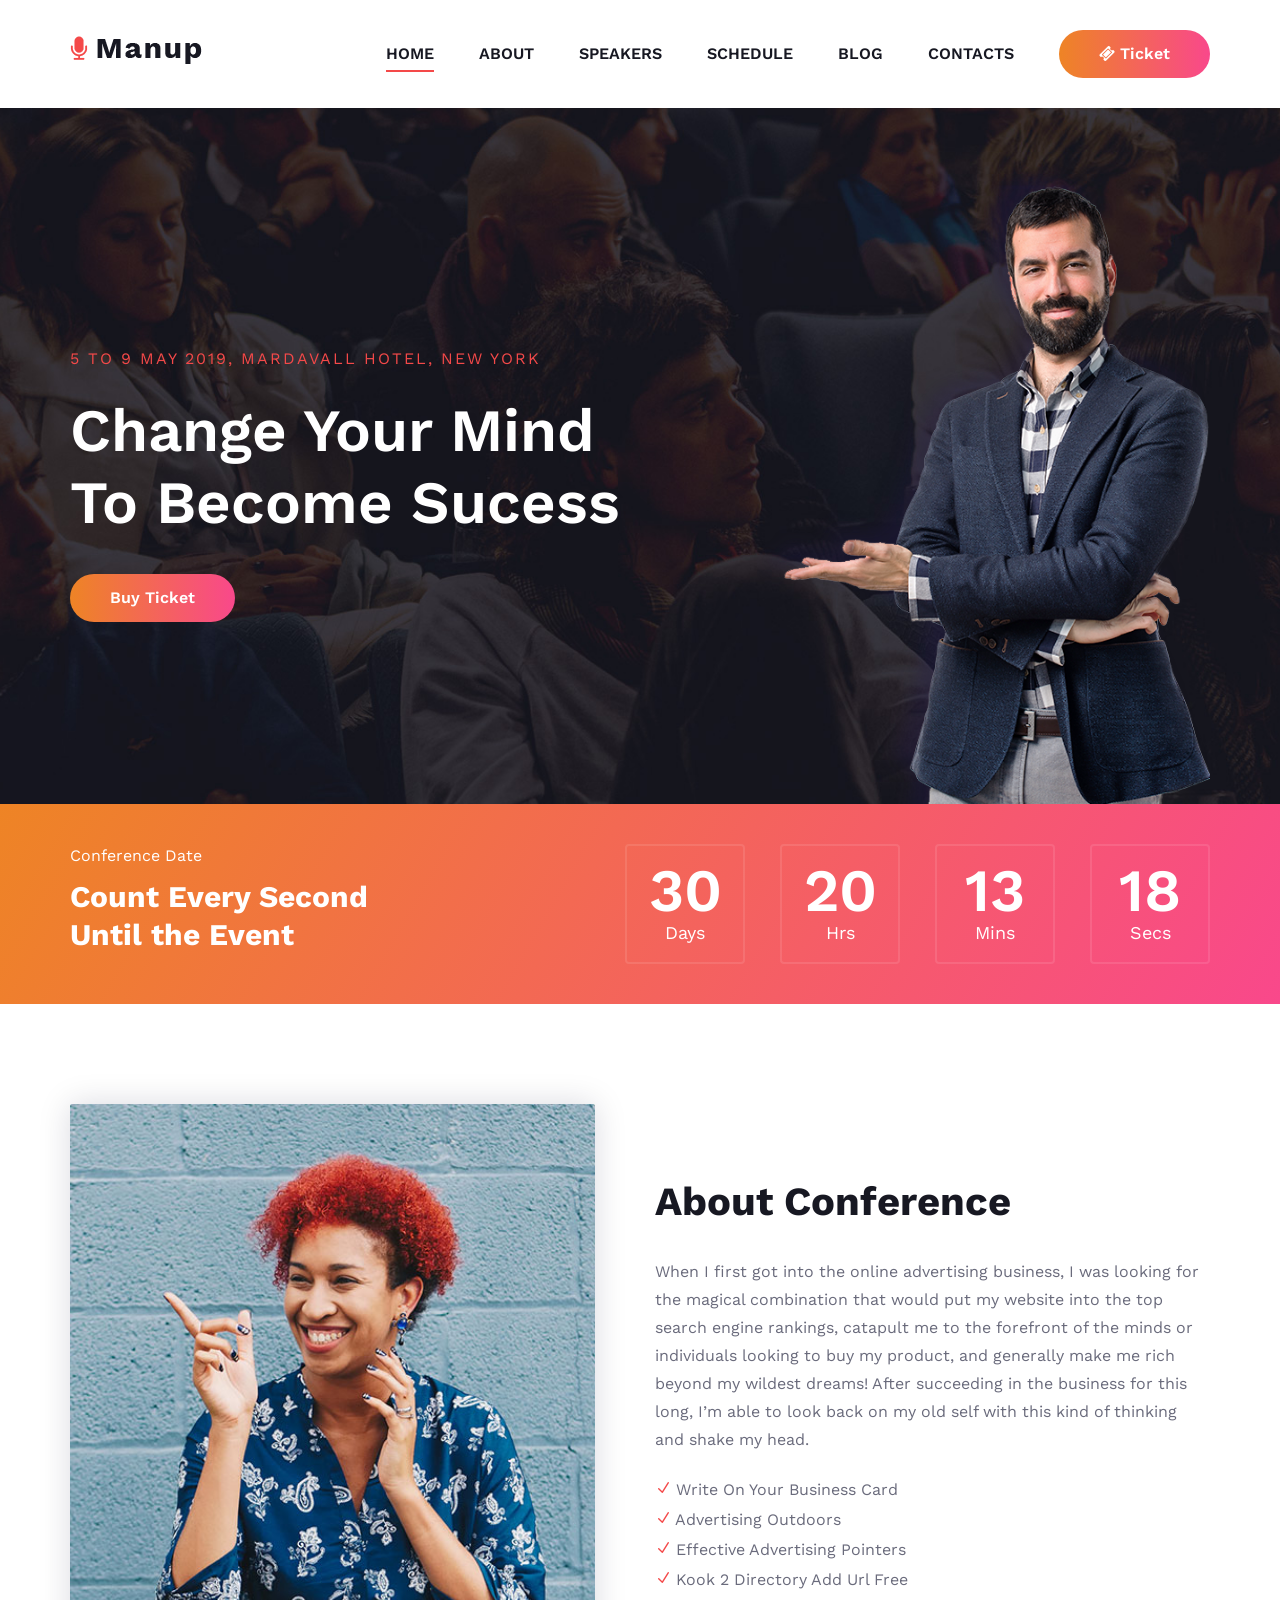
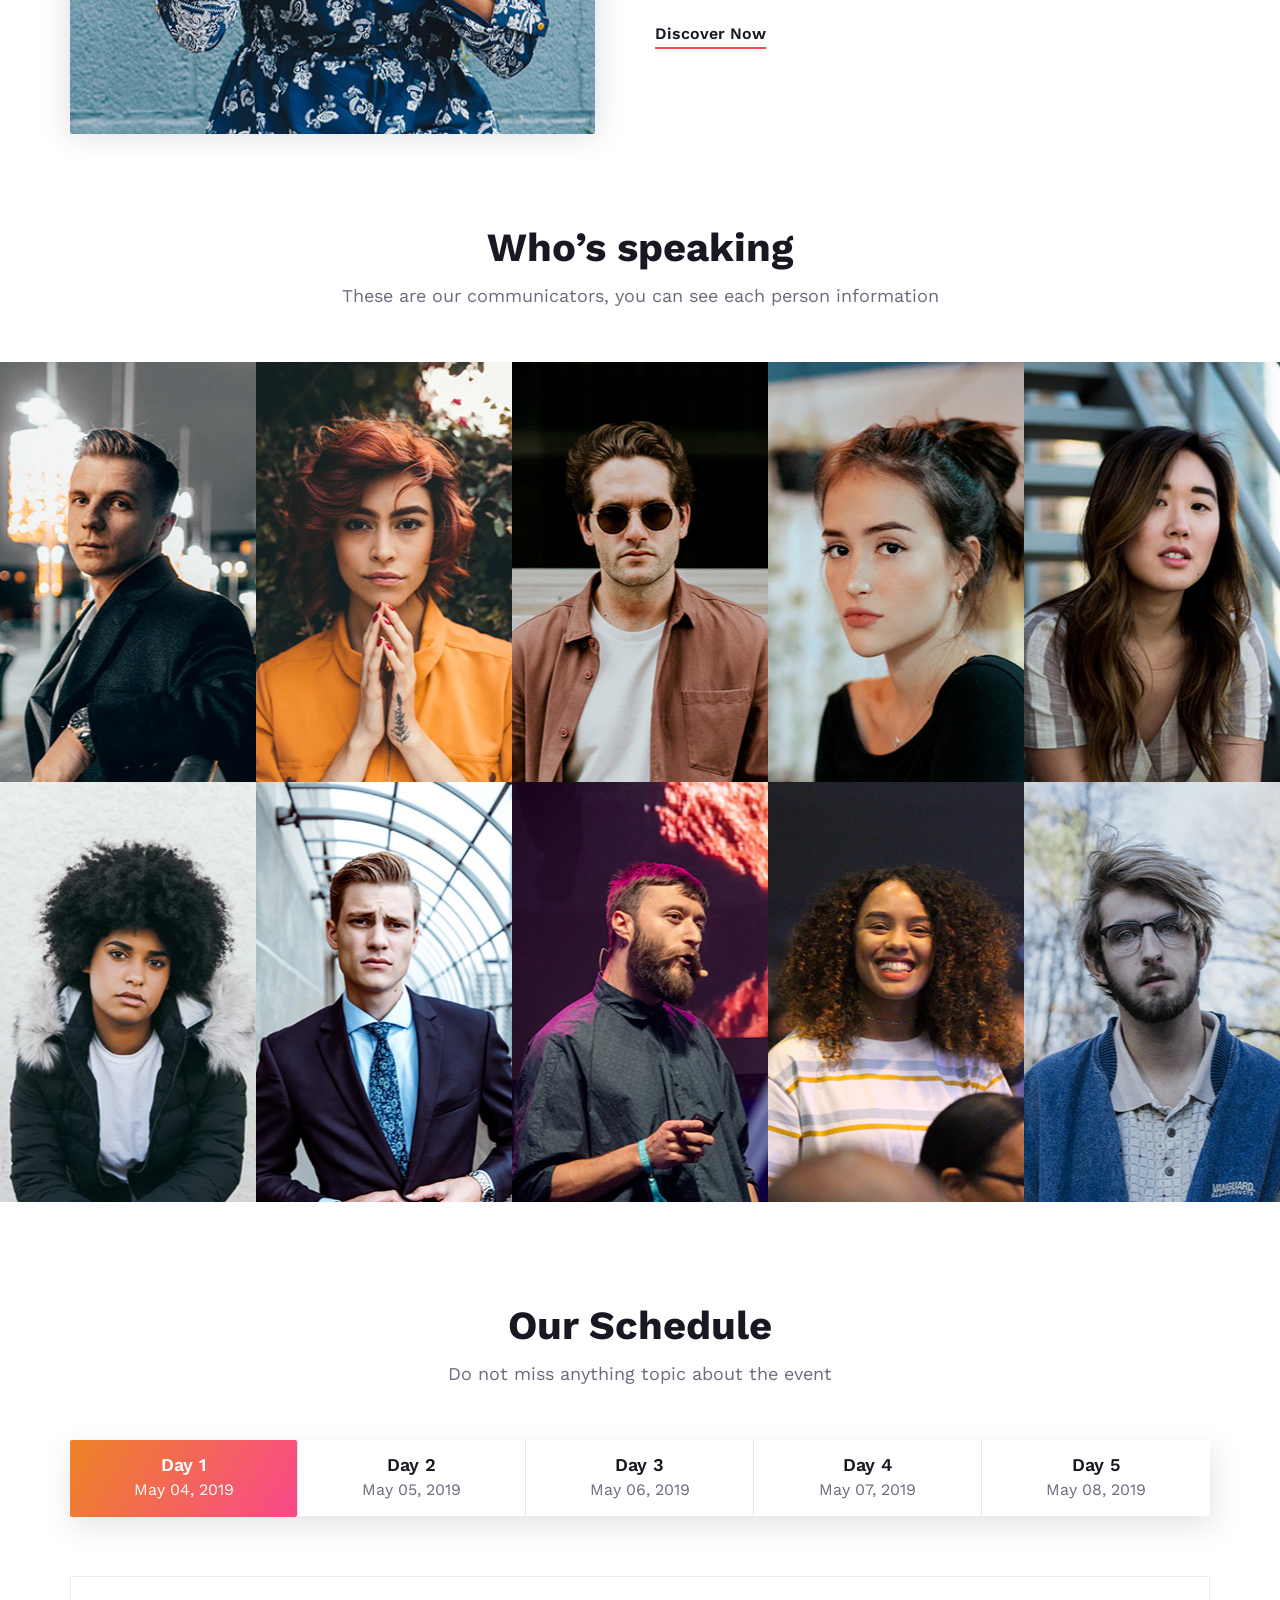
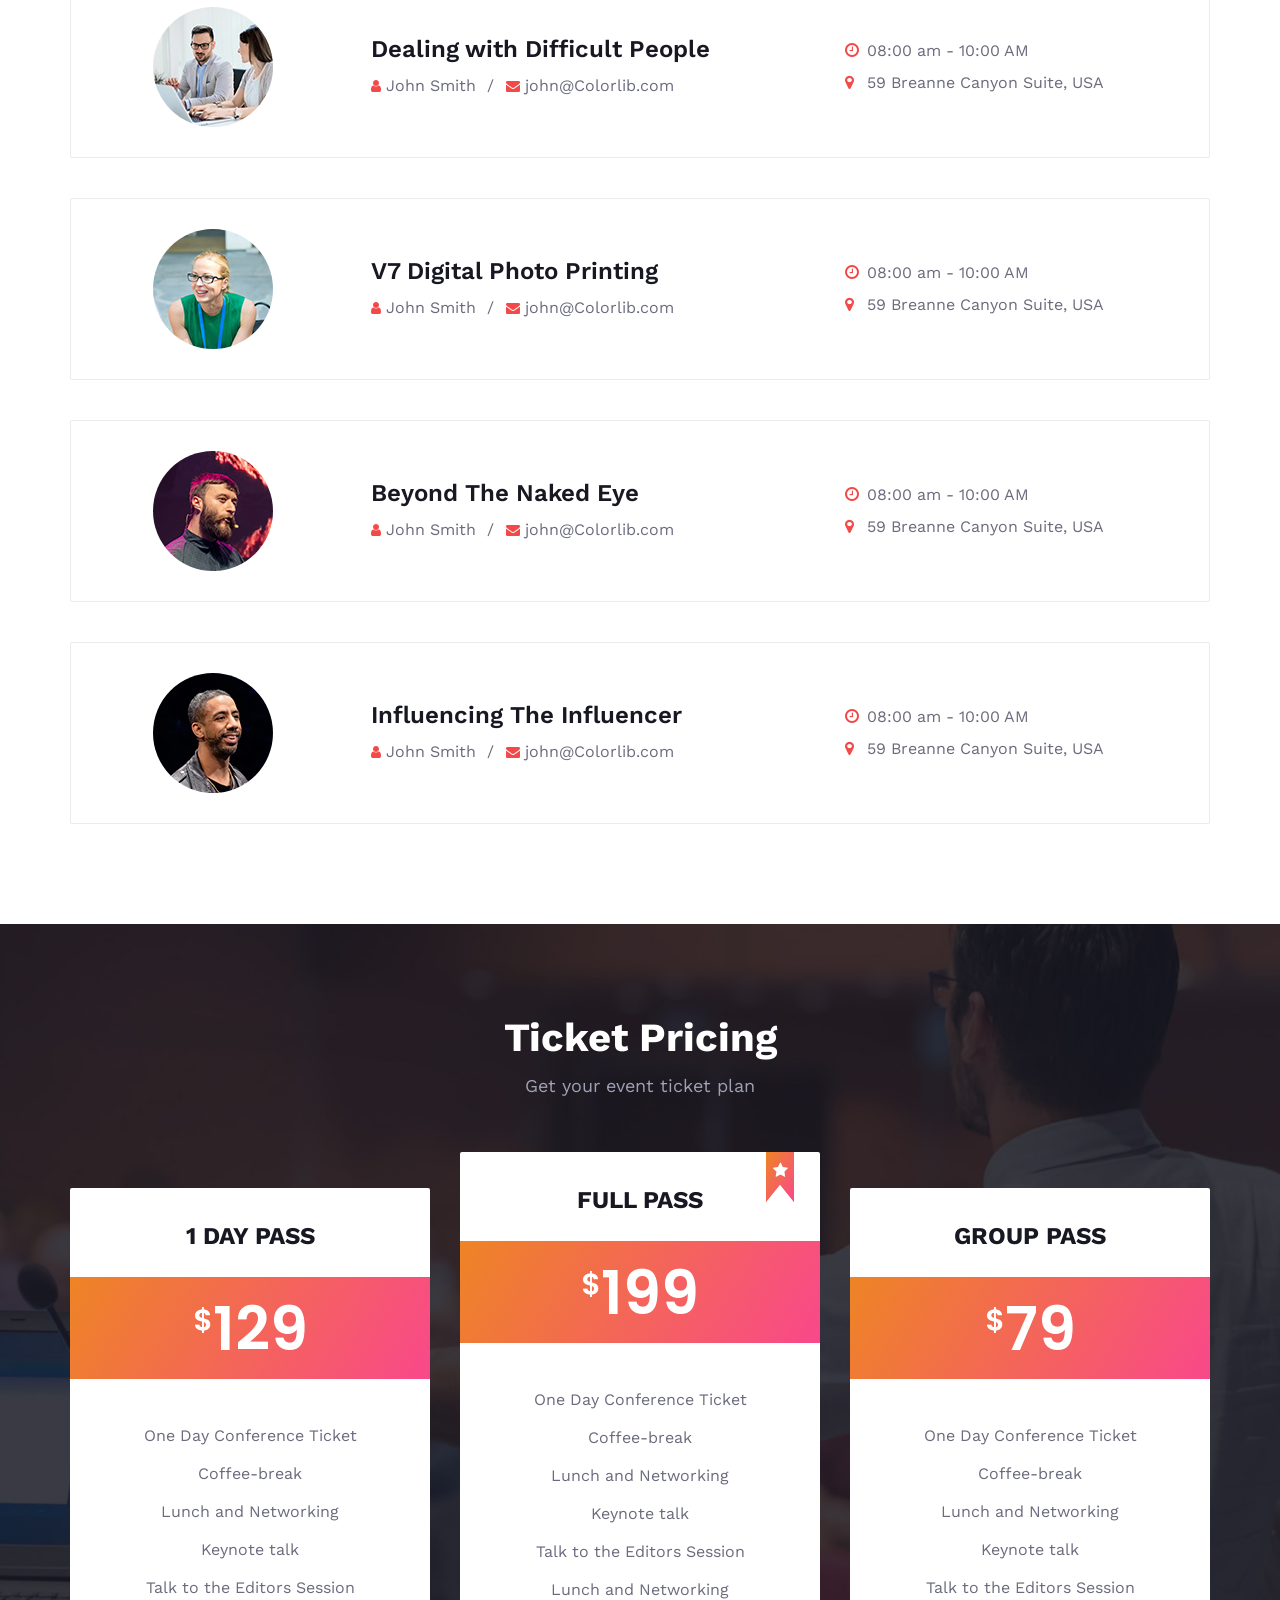
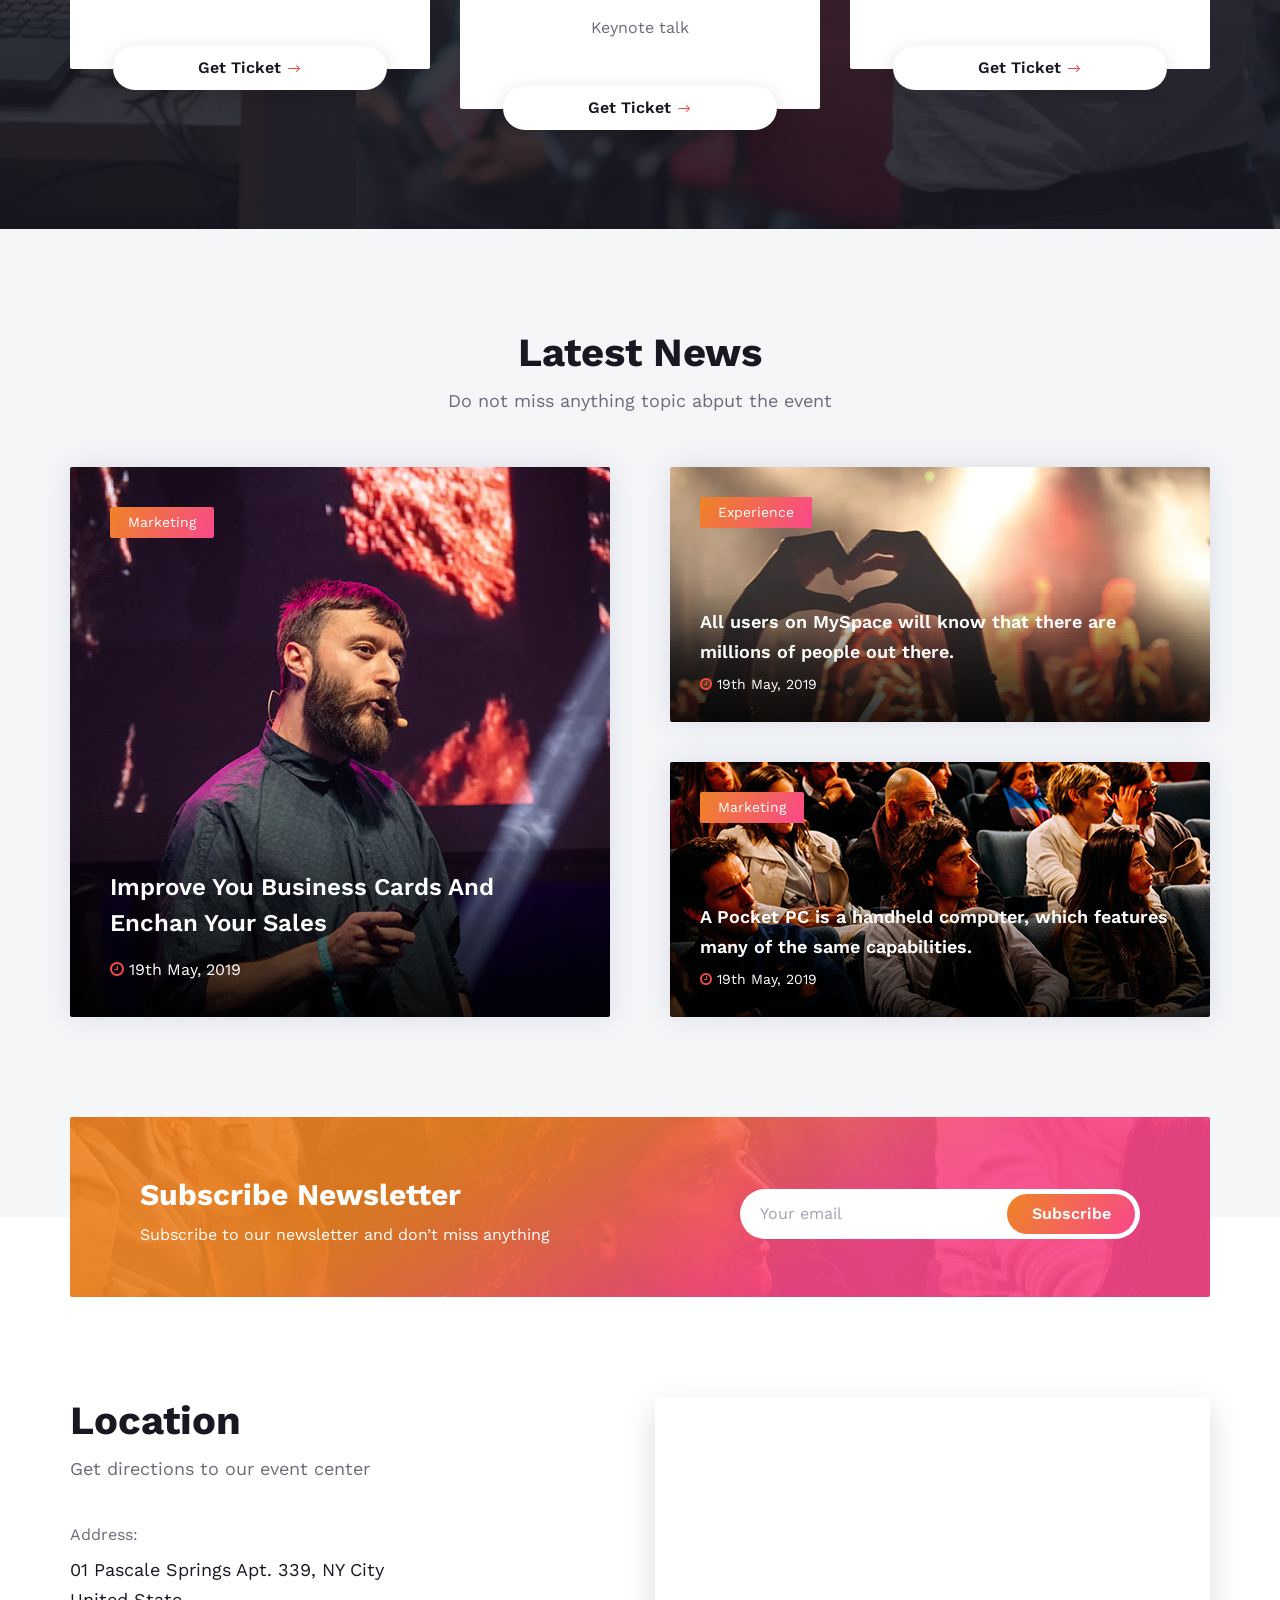
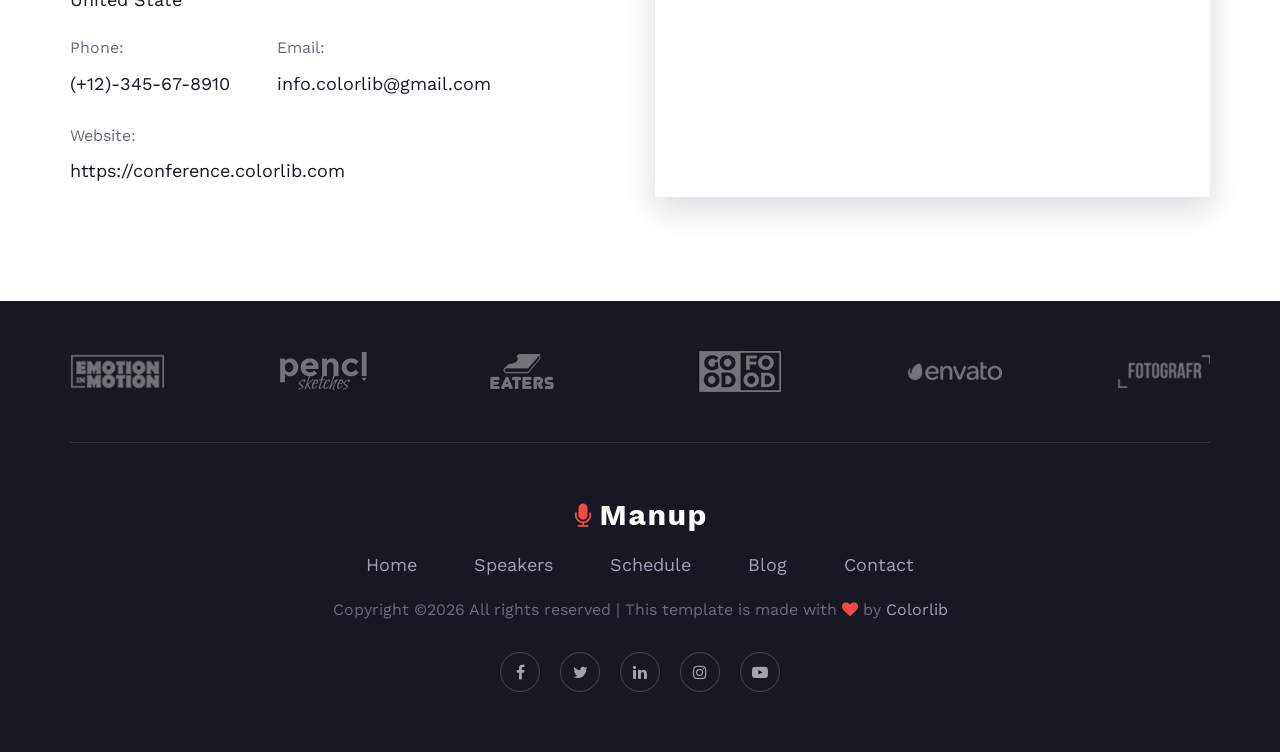
<file: manup-master/index.html>
<!DOCTYPE html>
<html lang="zxx">

<head>
    <meta charset="UTF-8">
    <meta name="description" content="Manup Template">
    <meta name="keywords" content="Manup, unica, creative, html">
    <meta name="viewport" content="width=device-width, initial-scale=1.0">
    <meta http-equiv="X-UA-Compatible" content="ie=edge">
    <title>Manup | Template</title>

    <!-- Google Font -->
    <link href="https://fonts.googleapis.com/css?family=Work+Sans:400,500,600,700,800,900&display=swap"
        rel="stylesheet">
    <link href="https://fonts.googleapis.com/css?family=Poppins:400,500,600,700&display=swap" rel="stylesheet">


    <!-- Css Styles -->
    <link rel="stylesheet" href="css/bootstrap.min.css" type="text/css">
    <link rel="stylesheet" href="css/font-awesome.min.css" type="text/css">
    <link rel="stylesheet" href="css/elegant-icons.css" type="text/css">
    <link rel="stylesheet" href="css/owl.carousel.min.css" type="text/css">
    <link rel="stylesheet" href="css/magnific-popup.css" type="text/css">
    <link rel="stylesheet" href="css/slicknav.min.css" type="text/css">
    <link rel="stylesheet" href="css/style.css" type="text/css">
</head>

<body>
    <!-- Page Preloder -->
    <div id="preloder">
        <div class="loader"></div>
    </div>

    <!-- Header Section Begin -->
    <header class="header-section">
        <div class="container">
            <div class="logo">
                <a href="./index.html">
                    <img src="img/logo.png" alt="">
                </a>
            </div>
            <div class="nav-menu">
                <nav class="mainmenu mobile-menu">
                    <ul>
                        <li class="active"><a href="./index.html">Home</a></li>
                        <li><a href="./about-us.html">About</a></li>
                        <li><a href="./speaker.html">Speakers</a>
                            <ul class="dropdown">
                                <li><a href="#">Jayden</a></li>
                                <li><a href="#">Sara</a></li>
                                <li><a href="#">Emma</a></li>
                                <li><a href="#">Harriet</a></li>
                            </ul>
                        </li>
                        <li><a href="./schedule.html">Schedule</a></li>
                        <li><a href="./blog.html">Blog</a></li>
                        <li><a href="./contact.html">Contacts</a></li>
                    </ul>
                </nav>
                <a href="#" class="primary-btn top-btn"><i class="fa fa-ticket"></i> Ticket</a>
            </div>
            <div id="mobile-menu-wrap"></div>
        </div>
    </header>
    <!-- Header End -->

    <!-- Hero Section Begin -->
    <section class="hero-section set-bg" data-setbg="img/hero.jpg">
        <div class="container">
            <div class="row">
                <div class="col-lg-7">
                    <div class="hero-text">
                        <span>5 to 9 may 2019, mardavall hotel, New York</span>
                        <h2>Change Your Mind<br /> To Become Sucess</h2>
                        <a href="#" class="primary-btn">Buy Ticket</a>
                    </div>
                </div>
                <div class="col-lg-5">
                    <img src="img/hero-right.png" alt="">
                </div>
            </div>
        </div>
    </section>
    <!-- Hero Section End -->

    <!-- Counter Section Begin -->
    <section class="counter-section bg-gradient">
        <div class="container">
            <div class="row">
                <div class="col-lg-4">
                    <div class="counter-text">
                        <span>Conference Date</span>
                        <h3>Count Every Second <br />Until the Event</h3>
                    </div>
                </div>
                <div class="col-lg-8">
                    <div class="cd-timer" id="countdown">
                        <div class="cd-item">
                            <span>40</span>
                            <p>Days</p>
                        </div>
                        <div class="cd-item">
                            <span>18</span>
                            <p>Hours</p>
                        </div>
                        <div class="cd-item">
                            <span>46</span>
                            <p>Minutes</p>
                        </div>
                        <div class="cd-item">
                            <span>32</span>
                            <p>Seconds</p>
                        </div>
                    </div>
                </div>
            </div>
        </div>
    </section>
    <!-- Counter Section End -->

    <!-- Home About Section Begin -->
    <section class="home-about-section spad">
        <div class="container">
            <div class="row">
                <div class="col-lg-6">
                    <div class="ha-pic">
                        <img src="img/h-about.jpg" alt="">
                    </div>
                </div>
                <div class="col-lg-6">
                    <div class="ha-text">
                        <h2>About Conference</h2>
                        <p>When I first got into the online advertising business, I was looking for the magical
                            combination that would put my website into the top search engine rankings, catapult me to
                            the forefront of the minds or individuals looking to buy my product, and generally make me
                            rich beyond my wildest dreams! After succeeding in the business for this long, I’m able to
                            look back on my old self with this kind of thinking and shake my head.</p>
                        <ul>
                            <li><span class="icon_check"></span> Write On Your Business Card</li>
                            <li><span class="icon_check"></span> Advertising Outdoors</li>
                            <li><span class="icon_check"></span> Effective Advertising Pointers</li>
                            <li><span class="icon_check"></span> Kook 2 Directory Add Url Free</li>
                        </ul>
                        <a href="#" class="ha-btn">Discover Now</a>
                    </div>
                </div>
            </div>
        </div>
    </section>
    <!-- Home About Section End -->

    <!-- Team Member Section Begin -->
    <section class="team-member-section">
        <div class="container">
            <div class="row">
                <div class="col-lg-12">
                    <div class="section-title">
                        <h2>Who’s speaking</h2>
                        <p>These are our communicators, you can see each person information</p>
                    </div>
                </div>
            </div>
        </div>
        <div class="member-item set-bg" data-setbg="img/team-member/member-1.jpg">
            <div class="mi-social">
                <div class="mi-social-inner bg-gradient">
                    <a href="#"><i class="fa fa-facebook"></i></a>
                    <a href="#"><i class="fa fa-instagram"></i></a>
                    <a href="#"><i class="fa fa-twitter"></i></a>
                    <a href="#"><i class="fa fa-linkedin"></i></a>
                </div>
            </div>
            <div class="mi-text">
                <h5>Emma Sandoval</h5>
                <span>Speaker</span>
            </div>
        </div>
        <div class="member-item set-bg" data-setbg="img/team-member/member-2.jpg">
            <div class="mi-social">
                <div class="mi-social-inner bg-gradient">
                    <a href="#"><i class="fa fa-facebook"></i></a>
                    <a href="#"><i class="fa fa-instagram"></i></a>
                    <a href="#"><i class="fa fa-twitter"></i></a>
                    <a href="#"><i class="fa fa-linkedin"></i></a>
                </div>
            </div>
            <div class="mi-text">
                <h5>Emma Sandoval</h5>
                <span>Speaker</span>
            </div>
        </div>
        <div class="member-item set-bg" data-setbg="img/team-member/member-3.jpg">
            <div class="mi-social">
                <div class="mi-social-inner bg-gradient">
                    <a href="#"><i class="fa fa-facebook"></i></a>
                    <a href="#"><i class="fa fa-instagram"></i></a>
                    <a href="#"><i class="fa fa-twitter"></i></a>
                    <a href="#"><i class="fa fa-linkedin"></i></a>
                </div>
            </div>
            <div class="mi-text">
                <h5>Emma Sandoval</h5>
                <span>Speaker</span>
            </div>
        </div>
        <div class="member-item set-bg" data-setbg="img/team-member/member-4.jpg">
            <div class="mi-social">
                <div class="mi-social-inner bg-gradient">
                    <a href="#"><i class="fa fa-facebook"></i></a>
                    <a href="#"><i class="fa fa-instagram"></i></a>
                    <a href="#"><i class="fa fa-twitter"></i></a>
                    <a href="#"><i class="fa fa-linkedin"></i></a>
                </div>
            </div>
            <div class="mi-text">
                <h5>Emma Sandoval</h5>
                <span>Speaker</span>
            </div>
        </div>
        <div class="member-item set-bg" data-setbg="img/team-member/member-5.jpg">
            <div class="mi-social">
                <div class="mi-social-inner bg-gradient">
                    <a href="#"><i class="fa fa-facebook"></i></a>
                    <a href="#"><i class="fa fa-instagram"></i></a>
                    <a href="#"><i class="fa fa-twitter"></i></a>
                    <a href="#"><i class="fa fa-linkedin"></i></a>
                </div>
            </div>
            <div class="mi-text">
                <h5>Emma Sandoval</h5>
                <span>Speaker</span>
            </div>
        </div>
        <div class="member-item set-bg" data-setbg="img/team-member/member-6.jpg">
            <div class="mi-social">
                <div class="mi-social-inner bg-gradient">
                    <a href="#"><i class="fa fa-facebook"></i></a>
                    <a href="#"><i class="fa fa-instagram"></i></a>
                    <a href="#"><i class="fa fa-twitter"></i></a>
                    <a href="#"><i class="fa fa-linkedin"></i></a>
                </div>
            </div>
            <div class="mi-text">
                <h5>Emma Sandoval</h5>
                <span>Speaker</span>
            </div>
        </div>
        <div class="member-item set-bg" data-setbg="img/team-member/member-7.jpg">
            <div class="mi-social">
                <div class="mi-social-inner bg-gradient">
                    <a href="#"><i class="fa fa-facebook"></i></a>
                    <a href="#"><i class="fa fa-instagram"></i></a>
                    <a href="#"><i class="fa fa-twitter"></i></a>
                    <a href="#"><i class="fa fa-linkedin"></i></a>
                </div>
            </div>
            <div class="mi-text">
                <h5>Emma Sandoval</h5>
                <span>Speaker</span>
            </div>
        </div>
        <div class="member-item set-bg" data-setbg="img/team-member/member-8.jpg">
            <div class="mi-social">
                <div class="mi-social-inner bg-gradient">
                    <a href="#"><i class="fa fa-facebook"></i></a>
                    <a href="#"><i class="fa fa-instagram"></i></a>
                    <a href="#"><i class="fa fa-twitter"></i></a>
                    <a href="#"><i class="fa fa-linkedin"></i></a>
                </div>
            </div>
            <div class="mi-text">
                <h5>Emma Sandoval</h5>
                <span>Speaker</span>
            </div>
        </div>
        <div class="member-item set-bg" data-setbg="img/team-member/member-9.jpg">
            <div class="mi-social">
                <div class="mi-social-inner bg-gradient">
                    <a href="#"><i class="fa fa-facebook"></i></a>
                    <a href="#"><i class="fa fa-instagram"></i></a>
                    <a href="#"><i class="fa fa-twitter"></i></a>
                    <a href="#"><i class="fa fa-linkedin"></i></a>
                </div>
            </div>
            <div class="mi-text">
                <h5>Emma Sandoval</h5>
                <span>Speaker</span>
            </div>
        </div>
        <div class="member-item set-bg" data-setbg="img/team-member/member-10.jpg">
            <div class="mi-social">
                <div class="mi-social-inner bg-gradient">
                    <a href="#"><i class="fa fa-facebook"></i></a>
                    <a href="#"><i class="fa fa-instagram"></i></a>
                    <a href="#"><i class="fa fa-twitter"></i></a>
                    <a href="#"><i class="fa fa-linkedin"></i></a>
                </div>
            </div>
            <div class="mi-text">
                <h5>Emma Sandoval</h5>
                <span>Speaker</span>
            </div>
        </div>
    </section>
    <!-- Team Member Section End -->

    <!-- Schedule Section Begin -->
    <section class="schedule-section spad">
        <div class="container">
            <div class="row">
                <div class="col-lg-12">
                    <div class="section-title">
                        <h2>Our Schedule</h2>
                        <p>Do not miss anything topic about the event</p>
                    </div>
                </div>
            </div>
            <div class="row">
                <div class="col-lg-12">
                    <div class="schedule-tab">
                        <ul class="nav nav-tabs" role="tablist">
                            <li class="nav-item">
                                <a class="nav-link active" data-toggle="tab" href="#tabs-1" role="tab">
                                    <h5>Day 1</h5>
                                    <p>May 04, 2019</p>
                                </a>
                            </li>
                            <li class="nav-item">
                                <a class="nav-link" data-toggle="tab" href="#tabs-2" role="tab">
                                    <h5>Day 2</h5>
                                    <p>May 05, 2019</p>
                                </a>
                            </li>
                            <li class="nav-item">
                                <a class="nav-link" data-toggle="tab" href="#tabs-3" role="tab">
                                    <h5>Day 3</h5>
                                    <p>May 06, 2019</p>
                                </a>
                            </li>
                            <li class="nav-item">
                                <a class="nav-link" data-toggle="tab" href="#tabs-4" role="tab">
                                    <h5>Day 4</h5>
                                    <p>May 07, 2019</p>
                                </a>
                            </li>
                            <li class="nav-item">
                                <a class="nav-link" data-toggle="tab" href="#tabs-5" role="tab">
                                    <h5>Day 5</h5>
                                    <p>May 08, 2019</p>
                                </a>
                            </li>
                        </ul><!-- Tab panes -->
                        <div class="tab-content">
                            <div class="tab-pane active" id="tabs-1" role="tabpanel">
                                <div class="st-content">
                                    <div class="container">
                                        <div class="row">
                                            <div class="col-lg-3">
                                                <div class="sc-pic">
                                                    <img src="img/schedule/schedule-1.jpg" alt="">
                                                </div>
                                            </div>
                                            <div class="col-lg-5">
                                                <div class="sc-text">
                                                    <h4>Dealing with Difficult People</h4>
                                                    <ul>
                                                        <li><i class="fa fa-user"></i> John Smith</li>
                                                        <li><i class="fa fa-envelope"></i> john@Colorlib.com
                                                        </li>
                                                    </ul>
                                                </div>
                                            </div>
                                            <div class="col-lg-4">
                                                <ul class="sc-widget">
                                                    <li><i class="fa fa-clock-o"></i> 08:00 am - 10:00 AM</li>
                                                    <li><i class="fa fa-map-marker"></i> 59 Breanne Canyon Suite, USA
                                                    </li>
                                                </ul>
                                            </div>
                                        </div>
                                    </div>
                                </div>
                                <div class="st-content">
                                    <div class="container">
                                        <div class="row">
                                            <div class="col-lg-3">
                                                <div class="sc-pic">
                                                    <img src="img/schedule/schedule-2.jpg" alt="">
                                                </div>
                                            </div>
                                            <div class="col-lg-5">
                                                <div class="sc-text">
                                                    <h4>V7 Digital Photo Printing</h4>
                                                    <ul>
                                                        <li><i class="fa fa-user"></i> John Smith</li>
                                                        <li><i class="fa fa-envelope"></i> john@Colorlib.com
                                                        </li>
                                                    </ul>
                                                </div>
                                            </div>
                                            <div class="col-lg-4">
                                                <ul class="sc-widget">
                                                    <li><i class="fa fa-clock-o"></i> 08:00 am - 10:00 AM</li>
                                                    <li><i class="fa fa-map-marker"></i> 59 Breanne Canyon Suite, USA
                                                    </li>
                                                </ul>
                                            </div>
                                        </div>
                                    </div>
                                </div>
                                <div class="st-content">
                                    <div class="container">
                                        <div class="row">
                                            <div class="col-lg-3">
                                                <div class="sc-pic">
                                                    <img src="img/schedule/schedule-3.jpg" alt="">
                                                </div>
                                            </div>
                                            <div class="col-lg-5">
                                                <div class="sc-text">
                                                    <h4>Beyond The Naked Eye</h4>
                                                    <ul>
                                                        <li><i class="fa fa-user"></i> John Smith</li>
                                                        <li><i class="fa fa-envelope"></i> john@Colorlib.com
                                                        </li>
                                                    </ul>
                                                </div>
                                            </div>
                                            <div class="col-lg-4">
                                                <ul class="sc-widget">
                                                    <li><i class="fa fa-clock-o"></i> 08:00 am - 10:00 AM</li>
                                                    <li><i class="fa fa-map-marker"></i> 59 Breanne Canyon Suite, USA
                                                    </li>
                                                </ul>
                                            </div>
                                        </div>
                                    </div>
                                </div>
                                <div class="st-content">
                                    <div class="container">
                                        <div class="row">
                                            <div class="col-lg-3">
                                                <div class="sc-pic">
                                                    <img src="img/schedule/schedule-4.jpg" alt="">
                                                </div>
                                            </div>
                                            <div class="col-lg-5">
                                                <div class="sc-text">
                                                    <h4>Influencing The Influencer</h4>
                                                    <ul>
                                                        <li><i class="fa fa-user"></i> John Smith</li>
                                                        <li><i class="fa fa-envelope"></i> john@Colorlib.com
                                                        </li>
                                                    </ul>
                                                </div>
                                            </div>
                                            <div class="col-lg-4">
                                                <ul class="sc-widget">
                                                    <li><i class="fa fa-clock-o"></i> 08:00 am - 10:00 AM</li>
                                                    <li><i class="fa fa-map-marker"></i> 59 Breanne Canyon Suite, USA
                                                    </li>
                                                </ul>
                                            </div>
                                        </div>
                                    </div>
                                </div>
                            </div>
                            <div class="tab-pane" id="tabs-2" role="tabpanel">
                                <div class="st-content">
                                    <div class="container">
                                        <div class="row">
                                            <div class="col-lg-3">
                                                <div class="sc-pic">
                                                    <img src="img/schedule/schedule-1.jpg" alt="">
                                                </div>
                                            </div>
                                            <div class="col-lg-5">
                                                <div class="sc-text">
                                                    <h4>Dealing with Easy People</h4>
                                                    <ul>
                                                        <li><i class="fa fa-user"></i> John Smith</li>
                                                        <li><i class="fa fa-envelope"></i> john@Colorlib.com
                                                        </li>
                                                    </ul>
                                                </div>
                                            </div>
                                            <div class="col-lg-4">
                                                <ul class="sc-widget">
                                                    <li><i class="fa fa-clock-o"></i> 08:00 am - 10:00 AM</li>
                                                    <li><i class="fa fa-map-marker"></i> 59 Breanne Canyon Suite, USA
                                                    </li>
                                                </ul>
                                            </div>
                                        </div>
                                    </div>
                                </div>
                                <div class="st-content">
                                    <div class="container">
                                        <div class="row">
                                            <div class="col-lg-3">
                                                <div class="sc-pic">
                                                    <img src="img/schedule/schedule-2.jpg" alt="">
                                                </div>
                                            </div>
                                            <div class="col-lg-5">
                                                <div class="sc-text">
                                                    <h4>V7 Digital Photo Printing</h4>
                                                    <ul>
                                                        <li><i class="fa fa-user"></i> John Smith</li>
                                                        <li><i class="fa fa-envelope"></i> john@Colorlib.com
                                                        </li>
                                                    </ul>
                                                </div>
                                            </div>
                                            <div class="col-lg-4">
                                                <ul class="sc-widget">
                                                    <li><i class="fa fa-clock-o"></i> 08:00 am - 10:00 AM</li>
                                                    <li><i class="fa fa-map-marker"></i> 59 Breanne Canyon Suite, USA
                                                    </li>
                                                </ul>
                                            </div>
                                        </div>
                                    </div>
                                </div>
                                <div class="st-content">
                                    <div class="container">
                                        <div class="row">
                                            <div class="col-lg-3">
                                                <div class="sc-pic">
                                                    <img src="img/schedule/schedule-3.jpg" alt="">
                                                </div>
                                            </div>
                                            <div class="col-lg-5">
                                                <div class="sc-text">
                                                    <h4>Beyond The Naked Eye</h4>
                                                    <ul>
                                                        <li><i class="fa fa-user"></i> John Smith</li>
                                                        <li><i class="fa fa-envelope"></i> john@Colorlib.com
                                                        </li>
                                                    </ul>
                                                </div>
                                            </div>
                                            <div class="col-lg-4">
                                                <ul class="sc-widget">
                                                    <li><i class="fa fa-clock-o"></i> 08:00 am - 10:00 AM</li>
                                                    <li><i class="fa fa-map-marker"></i> 59 Breanne Canyon Suite, USA
                                                    </li>
                                                </ul>
                                            </div>
                                        </div>
                                    </div>
                                </div>
                                <div class="st-content">
                                    <div class="container">
                                        <div class="row">
                                            <div class="col-lg-3">
                                                <div class="sc-pic">
                                                    <img src="img/schedule/schedule-4.jpg" alt="">
                                                </div>
                                            </div>
                                            <div class="col-lg-5">
                                                <div class="sc-text">
                                                    <h4>Influencing The Influencer</h4>
                                                    <ul>
                                                        <li><i class="fa fa-user"></i> John Smith</li>
                                                        <li><i class="fa fa-envelope"></i> john@Colorlib.com
                                                        </li>
                                                    </ul>
                                                </div>
                                            </div>
                                            <div class="col-lg-4">
                                                <ul class="sc-widget">
                                                    <li><i class="fa fa-clock-o"></i> 08:00 am - 10:00 AM</li>
                                                    <li><i class="fa fa-map-marker"></i> 59 Breanne Canyon Suite, USA
                                                    </li>
                                                </ul>
                                            </div>
                                        </div>
                                    </div>
                                </div>
                            </div>
                            <div class="tab-pane" id="tabs-3" role="tabpanel">
                                <div class="st-content">
                                    <div class="container">
                                        <div class="row">
                                            <div class="col-lg-3">
                                                <div class="sc-pic">
                                                    <img src="img/schedule/schedule-1.jpg" alt="">
                                                </div>
                                            </div>
                                            <div class="col-lg-5">
                                                <div class="sc-text">
                                                    <h4>Dealing with Intermediate People</h4>
                                                    <ul>
                                                        <li><i class="fa fa-user"></i> John Smith</li>
                                                        <li><i class="fa fa-envelope"></i> john@Colorlib.com
                                                        </li>
                                                    </ul>
                                                </div>
                                            </div>
                                            <div class="col-lg-4">
                                                <ul class="sc-widget">
                                                    <li><i class="fa fa-clock-o"></i> 08:00 am - 10:00 AM</li>
                                                    <li><i class="fa fa-map-marker"></i> 59 Breanne Canyon Suite, USA
                                                    </li>
                                                </ul>
                                            </div>
                                        </div>
                                    </div>
                                </div>
                                <div class="st-content">
                                    <div class="container">
                                        <div class="row">
                                            <div class="col-lg-3">
                                                <div class="sc-pic">
                                                    <img src="img/schedule/schedule-2.jpg" alt="">
                                                </div>
                                            </div>
                                            <div class="col-lg-5">
                                                <div class="sc-text">
                                                    <h4>V7 Digital Photo Printing</h4>
                                                    <ul>
                                                        <li><i class="fa fa-user"></i> John Smith</li>
                                                        <li><i class="fa fa-envelope"></i> john@Colorlib.com
                                                        </li>
                                                    </ul>
                                                </div>
                                            </div>
                                            <div class="col-lg-4">
                                                <ul class="sc-widget">
                                                    <li><i class="fa fa-clock-o"></i> 08:00 am - 10:00 AM</li>
                                                    <li><i class="fa fa-map-marker"></i> 59 Breanne Canyon Suite, USA
                                                    </li>
                                                </ul>
                                            </div>
                                        </div>
                                    </div>
                                </div>
                                <div class="st-content">
                                    <div class="container">
                                        <div class="row">
                                            <div class="col-lg-3">
                                                <div class="sc-pic">
                                                    <img src="img/schedule/schedule-3.jpg" alt="">
                                                </div>
                                            </div>
                                            <div class="col-lg-5">
                                                <div class="sc-text">
                                                    <h4>Beyond The Naked Eye</h4>
                                                    <ul>
                                                        <li><i class="fa fa-user"></i> John Smith</li>
                                                        <li><i class="fa fa-envelope"></i> john@Colorlib.com
                                                        </li>
                                                    </ul>
                                                </div>
                                            </div>
                                            <div class="col-lg-4">
                                                <ul class="sc-widget">
                                                    <li><i class="fa fa-clock-o"></i> 08:00 am - 10:00 AM</li>
                                                    <li><i class="fa fa-map-marker"></i> 59 Breanne Canyon Suite, USA
                                                    </li>
                                                </ul>
                                            </div>
                                        </div>
                                    </div>
                                </div>
                                <div class="st-content">
                                    <div class="container">
                                        <div class="row">
                                            <div class="col-lg-3">
                                                <div class="sc-pic">
                                                    <img src="img/schedule/schedule-4.jpg" alt="">
                                                </div>
                                            </div>
                                            <div class="col-lg-5">
                                                <div class="sc-text">
                                                    <h4>Influencing The Influencer</h4>
                                                    <ul>
                                                        <li><i class="fa fa-user"></i> John Smith</li>
                                                        <li><i class="fa fa-envelope"></i> john@Colorlib.com
                                                        </li>
                                                    </ul>
                                                </div>
                                            </div>
                                            <div class="col-lg-4">
                                                <ul class="sc-widget">
                                                    <li><i class="fa fa-clock-o"></i> 08:00 am - 10:00 AM</li>
                                                    <li><i class="fa fa-map-marker"></i> 59 Breanne Canyon Suite, USA
                                                    </li>
                                                </ul>
                                            </div>
                                        </div>
                                    </div>
                                </div>
                            </div>
                            <div class="tab-pane" id="tabs-4" role="tabpanel">
                                <div class="st-content">
                                    <div class="container">
                                        <div class="row">
                                            <div class="col-lg-3">
                                                <div class="sc-pic">
                                                    <img src="img/schedule/schedule-1.jpg" alt="">
                                                </div>
                                            </div>
                                            <div class="col-lg-5">
                                                <div class="sc-text">
                                                    <h4>Dealing with Expert People</h4>
                                                    <ul>
                                                        <li><i class="fa fa-user"></i> John Smith</li>
                                                        <li><i class="fa fa-envelope"></i> john@Colorlib.com
                                                        </li>
                                                    </ul>
                                                </div>
                                            </div>
                                            <div class="col-lg-4">
                                                <ul class="sc-widget">
                                                    <li><i class="fa fa-clock-o"></i> 08:00 am - 10:00 AM</li>
                                                    <li><i class="fa fa-map-marker"></i> 59 Breanne Canyon Suite, USA
                                                    </li>
                                                </ul>
                                            </div>
                                        </div>
                                    </div>
                                </div>
                                <div class="st-content">
                                    <div class="container">
                                        <div class="row">
                                            <div class="col-lg-3">
                                                <div class="sc-pic">
                                                    <img src="img/schedule/schedule-2.jpg" alt="">
                                                </div>
                                            </div>
                                            <div class="col-lg-5">
                                                <div class="sc-text">
                                                    <h4>V7 Digital Photo Printing</h4>
                                                    <ul>
                                                        <li><i class="fa fa-user"></i> John Smith</li>
                                                        <li><i class="fa fa-envelope"></i> john@Colorlib.com
                                                        </li>
                                                    </ul>
                                                </div>
                                            </div>
                                            <div class="col-lg-4">
                                                <ul class="sc-widget">
                                                    <li><i class="fa fa-clock-o"></i> 08:00 am - 10:00 AM</li>
                                                    <li><i class="fa fa-map-marker"></i> 59 Breanne Canyon Suite, USA
                                                    </li>
                                                </ul>
                                            </div>
                                        </div>
                                    </div>
                                </div>
                                <div class="st-content">
                                    <div class="container">
                                        <div class="row">
                                            <div class="col-lg-3">
                                                <div class="sc-pic">
                                                    <img src="img/schedule/schedule-3.jpg" alt="">
                                                </div>
                                            </div>
                                            <div class="col-lg-5">
                                                <div class="sc-text">
                                                    <h4>Beyond The Naked Eye</h4>
                                                    <ul>
                                                        <li><i class="fa fa-user"></i> John Smith</li>
                                                        <li><i class="fa fa-envelope"></i> john@Colorlib.com
                                                        </li>
                                                    </ul>
                                                </div>
                                            </div>
                                            <div class="col-lg-4">
                                                <ul class="sc-widget">
                                                    <li><i class="fa fa-clock-o"></i> 08:00 am - 10:00 AM</li>
                                                    <li><i class="fa fa-map-marker"></i> 59 Breanne Canyon Suite, USA
                                                    </li>
                                                </ul>
                                            </div>
                                        </div>
                                    </div>
                                </div>
                                <div class="st-content">
                                    <div class="container">
                                        <div class="row">
                                            <div class="col-lg-3">
                                                <div class="sc-pic">
                                                    <img src="img/schedule/schedule-4.jpg" alt="">
                                                </div>
                                            </div>
                                            <div class="col-lg-5">
                                                <div class="sc-text">
                                                    <h4>Influencing The Influencer</h4>
                                                    <ul>
                                                        <li><i class="fa fa-user"></i> John Smith</li>
                                                        <li><i class="fa fa-envelope"></i> john@Colorlib.com
                                                        </li>
                                                    </ul>
                                                </div>
                                            </div>
                                            <div class="col-lg-4">
                                                <ul class="sc-widget">
                                                    <li><i class="fa fa-clock-o"></i> 08:00 am - 10:00 AM</li>
                                                    <li><i class="fa fa-map-marker"></i> 59 Breanne Canyon Suite, USA
                                                    </li>
                                                </ul>
                                            </div>
                                        </div>
                                    </div>
                                </div>
                            </div>
                            <div class="tab-pane" id="tabs-5" role="tabpanel">
                                <div class="st-content">
                                    <div class="container">
                                        <div class="row">
                                            <div class="col-lg-3">
                                                <div class="sc-pic">
                                                    <img src="img/schedule/schedule-1.jpg" alt="">
                                                </div>
                                            </div>
                                            <div class="col-lg-5">
                                                <div class="sc-text">
                                                    <h4>Dealing with Too Difficult People</h4>
                                                    <ul>
                                                        <li><i class="fa fa-user"></i> John Smith</li>
                                                        <li><i class="fa fa-envelope"></i> john@Colorlib.com
                                                        </li>
                                                    </ul>
                                                </div>
                                            </div>
                                            <div class="col-lg-4">
                                                <ul class="sc-widget">
                                                    <li><i class="fa fa-clock-o"></i> 08:00 am - 10:00 AM</li>
                                                    <li><i class="fa fa-map-marker"></i> 59 Breanne Canyon Suite, USA
                                                    </li>
                                                </ul>
                                            </div>
                                        </div>
                                    </div>
                                </div>
                                <div class="st-content">
                                    <div class="container">
                                        <div class="row">
                                            <div class="col-lg-3">
                                                <div class="sc-pic">
                                                    <img src="img/schedule/schedule-2.jpg" alt="">
                                                </div>
                                            </div>
                                            <div class="col-lg-5">
                                                <div class="sc-text">
                                                    <h4>V7 Digital Photo Printing</h4>
                                                    <ul>
                                                        <li><i class="fa fa-user"></i> John Smith</li>
                                                        <li><i class="fa fa-envelope"></i> john@Colorlib.com
                                                        </li>
                                                    </ul>
                                                </div>
                                            </div>
                                            <div class="col-lg-4">
                                                <ul class="sc-widget">
                                                    <li><i class="fa fa-clock-o"></i> 08:00 am - 10:00 AM</li>
                                                    <li><i class="fa fa-map-marker"></i> 59 Breanne Canyon Suite, USA
                                                    </li>
                                                </ul>
                                            </div>
                                        </div>
                                    </div>
                                </div>
                                <div class="st-content">
                                    <div class="container">
                                        <div class="row">
                                            <div class="col-lg-3">
                                                <div class="sc-pic">
                                                    <img src="img/schedule/schedule-3.jpg" alt="">
                                                </div>
                                            </div>
                                            <div class="col-lg-5">
                                                <div class="sc-text">
                                                    <h4>Beyond The Naked Eye</h4>
                                                    <ul>
                                                        <li><i class="fa fa-user"></i> John Smith</li>
                                                        <li><i class="fa fa-envelope"></i> john@Colorlib.com
                                                        </li>
                                                    </ul>
                                                </div>
                                            </div>
                                            <div class="col-lg-4">
                                                <ul class="sc-widget">
                                                    <li><i class="fa fa-clock-o"></i> 08:00 am - 10:00 AM</li>
                                                    <li><i class="fa fa-map-marker"></i> 59 Breanne Canyon Suite, USA
                                                    </li>
                                                </ul>
                                            </div>
                                        </div>
                                    </div>
                                </div>
                                <div class="st-content">
                                    <div class="container">
                                        <div class="row">
                                            <div class="col-lg-3">
                                                <div class="sc-pic">
                                                    <img src="img/schedule/schedule-4.jpg" alt="">
                                                </div>
                                            </div>
                                            <div class="col-lg-5">
                                                <div class="sc-text">
                                                    <h4>Influencing The Influencer</h4>
                                                    <ul>
                                                        <li><i class="fa fa-user"></i> John Smith</li>
                                                        <li><i class="fa fa-envelope"></i> john@Colorlib.com
                                                        </li>
                                                    </ul>
                                                </div>
                                            </div>
                                            <div class="col-lg-4">
                                                <ul class="sc-widget">
                                                    <li><i class="fa fa-clock-o"></i> 08:00 am - 10:00 AM</li>
                                                    <li><i class="fa fa-map-marker"></i> 59 Breanne Canyon Suite, USA
                                                    </li>
                                                </ul>
                                            </div>
                                        </div>
                                    </div>
                                </div>
                            </div>
                        </div>
                    </div>
                </div>
            </div>
        </div>
    </section>
    <!-- Schedule Section End -->

    <!-- Pricing Section Begin -->
    <section class="pricing-section set-bg spad" data-setbg="img/pricing-bg.jpg">
        <div class="container">
            <div class="row">
                <div class="col-lg-12">
                    <div class="section-title">
                        <h2>Ticket Pricing</h2>
                        <p>Get your event ticket plan</p>
                    </div>
                </div>
            </div>
            <div class="row justify-content-center">
                <div class="col-lg-4 col-md-8">
                    <div class="price-item">
                        <h4>1 Day Pass</h4>
                        <div class="pi-price">
                            <h2><span>$</span>129</h2>
                        </div>
                        <ul>
                            <li>One Day Conference Ticket</li>
                            <li>Coffee-break</li>
                            <li>Lunch and Networking</li>
                            <li>Keynote talk</li>
                            <li>Talk to the Editors Session</li>
                        </ul>
                        <a href="#" class="price-btn">Get Ticket <span class="arrow_right"></span></a>
                    </div>
                </div>
                <div class="col-lg-4 col-md-8">
                    <div class="price-item top-rated">
                        <div class="tr-tag">
                            <i class="fa fa-star"></i>
                        </div>
                        <h4>Full Pass</h4>
                        <div class="pi-price">
                            <h2><span>$</span>199</h2>
                        </div>
                        <ul>
                            <li>One Day Conference Ticket</li>
                            <li>Coffee-break</li>
                            <li>Lunch and Networking</li>
                            <li>Keynote talk</li>
                            <li>Talk to the Editors Session</li>
                            <li>Lunch and Networking</li>
                            <li>Keynote talk</li>
                        </ul>
                        <a href="#" class="price-btn">Get Ticket <span class="arrow_right"></span></a>
                    </div>
                </div>
                <div class="col-lg-4 col-md-8">
                    <div class="price-item">
                        <h4>Group Pass</h4>
                        <div class="pi-price">
                            <h2><span>$</span>79</h2>
                        </div>
                        <ul>
                            <li>One Day Conference Ticket</li>
                            <li>Coffee-break</li>
                            <li>Lunch and Networking</li>
                            <li>Keynote talk</li>
                            <li>Talk to the Editors Session</li>
                        </ul>
                        <a href="#" class="price-btn">Get Ticket <span class="arrow_right"></span></a>
                    </div>
                </div>
            </div>
        </div>
    </section>
    <!-- Pricing Section End -->

    <!-- latest BLog Section Begin -->
    <section class="latest-blog spad">
        <div class="container">
            <div class="row">
                <div class="col-lg-12">
                    <div class="section-title">
                        <h2>Latest News</h2>
                        <p>Do not miss anything topic abput the event</p>
                    </div>
                </div>
            </div>
            <div class="row">
                <div class="col-lg-6">
                    <div class="latest-item set-bg large-item" data-setbg="img/blog/latest-b/latest-1.jpg">
                        <div class="li-tag">Marketing</div>
                        <div class="li-text">
                            <h4><a href="./blog-details.html">Improve You Business Cards And Enchan Your Sales</a></h4>
                            <span><i class="fa fa-clock-o"></i> 19th May, 2019</span>
                        </div>
                    </div>
                </div>
                <div class="col-lg-6">
                    <div class="latest-item set-bg" data-setbg="img/blog/latest-b/latest-2.jpg">
                        <div class="li-tag">Experience</div>
                        <div class="li-text">
                            <h5><a href="./blog-details.html">All users on MySpace will know that there are millions of people out there.</a></h5>
                            <span><i class="fa fa-clock-o"></i> 19th May, 2019</span>
                        </div>
                    </div>
                    <div class="latest-item set-bg" data-setbg="img/blog/latest-b/latest-3.jpg">
                        <div class="li-tag">Marketing</div>
                        <div class="li-text">
                            <h5><a href="./blog-details.html">A Pocket PC is a handheld computer, which features many of the same capabilities.</a></h5>
                            <span><i class="fa fa-clock-o"></i> 19th May, 2019</span>
                        </div>
                    </div>
                </div>
            </div>
        </div>
    </section>
    <!-- latest BLog Section End -->

    <!-- Newslatter Section Begin -->
    <section class="newslatter-section">
        <div class="container">
            <div class="newslatter-inner set-bg" data-setbg="img/newslatter-bg.jpg">
                <div class="ni-text">
                    <h3>Subscribe Newsletter</h3>
                    <p>Subscribe to our newsletter and don’t miss anything</p>
                </div>
                <form action="#" class="ni-form">
                    <input type="text" placeholder="Your email">
                    <button type="submit">Subscribe</button>
                </form>
            </div>
        </div>
    </section>
    <!-- Newslatter Section End -->

    <!-- Contact Section Begin -->
    <section class="contact-section spad">
        <div class="container">
            <div class="row">
                <div class="col-lg-6">
                    <div class="section-title">
                        <h2>Location</h2>
                        <p>Get directions to our event center</p>
                    </div>
                    <div class="cs-text">
                        <div class="ct-address">
                            <span>Address:</span>
                            <p>01 Pascale Springs Apt. 339, NY City <br />United State</p>
                        </div>
                        <ul>
                            <li>
                                <span>Phone:</span>
                                (+12)-345-67-8910
                            </li>
                            <li>
                                <span>Email:</span>
                                info.colorlib@gmail.com
                            </li>
                        </ul>
                        <div class="ct-links">
                            <span>Website:</span>
                            <p>https://conference.colorlib.com</p>
                        </div>
                    </div>
                </div>
                <div class="col-lg-6">
                    <div class="cs-map">
                        <iframe
                            src="https://www.google.com/maps/embed?pb=!1m18!1m12!1m3!1d52901.38789495531!2d-118.19465514866786!3d34.03523211493029!2m3!1f0!2f0!3f0!3m2!1i1024!2i768!4f13.1!3m3!1m2!1s0x80c2cf71ad83ff9f%3A0x518b28657f4543b7!2sEast%20Los%20Angeles%2C%20CA%2C%20USA!5e0!3m2!1sen!2sbd!4v1579763856144!5m2!1sen!2sbd"
                            height="400" style="border:0;" allowfullscreen=""></iframe>
                    </div>
                </div>
            </div>
        </div>
    </section>
    <!-- Contact Section End -->

    <!-- Footer Section Begin -->
    <footer class="footer-section">
        <div class="container">
            <div class="partner-logo owl-carousel">
                <a href="#" class="pl-table">
                    <div class="pl-tablecell">
                        <img src="img/partner-logo/logo-1.png" alt="">
                    </div>
                </a>
                <a href="#" class="pl-table">
                    <div class="pl-tablecell">
                        <img src="img/partner-logo/logo-2.png" alt="">
                    </div>
                </a>
                <a href="#" class="pl-table">
                    <div class="pl-tablecell">
                        <img src="img/partner-logo/logo-3.png" alt="">
                    </div>
                </a>
                <a href="#" class="pl-table">
                    <div class="pl-tablecell">
                        <img src="img/partner-logo/logo-4.png" alt="">
                    </div>
                </a>
                <a href="#" class="pl-table">
                    <div class="pl-tablecell">
                        <img src="img/partner-logo/logo-5.png" alt="">
                    </div>
                </a>
                <a href="#" class="pl-table">
                    <div class="pl-tablecell">
                        <img src="img/partner-logo/logo-6.png" alt="">
                    </div>
                </a>
            </div>
            <div class="row">
                <div class="col-lg-12">
                    <div class="footer-text">
                        <div class="ft-logo">
                            <a href="#" class="footer-logo"><img src="img/footer-logo.png" alt=""></a>
                        </div>
                        <ul>
                            <li><a href="#">Home</a></li>
                            <li><a href="#">Speakers</a></li>
                            <li><a href="#">Schedule</a></li>
                            <li><a href="#">Blog</a></li>
                            <li><a href="#">Contact</a></li>
                        </ul>
                        <div class="copyright-text"><p><!-- Link back to Colorlib can't be removed. Template is licensed under CC BY 3.0. -->
  Copyright &copy;<script>document.write(new Date().getFullYear());</script> All rights reserved | This template is made with <i class="fa fa-heart" aria-hidden="true"></i> by <a href="https://colorlib.com" target="_blank">Colorlib</a>
  <!-- Link back to Colorlib can't be removed. Template is licensed under CC BY 3.0. --></p></div>
                        <div class="ft-social">
                            <a href="#"><i class="fa fa-facebook"></i></a>
                            <a href="#"><i class="fa fa-twitter"></i></a>
                            <a href="#"><i class="fa fa-linkedin"></i></a>
                            <a href="#"><i class="fa fa-instagram"></i></a>
                            <a href="#"><i class="fa fa-youtube-play"></i></a>
                        </div>
                    </div>
                </div>
            </div>
        </div>
    </footer>
    <!-- Footer Section End -->

    <!-- Js Plugins -->
    <script src="js/jquery-3.3.1.min.js"></script>
    <script src="js/bootstrap.min.js"></script>
    <script src="js/jquery.magnific-popup.min.js"></script>
    <script src="js/jquery.countdown.min.js"></script>
    <script src="js/jquery.slicknav.js"></script>
    <script src="js/owl.carousel.min.js"></script>
    <script src="js/main.js"></script>
</body>

</html>
</file>
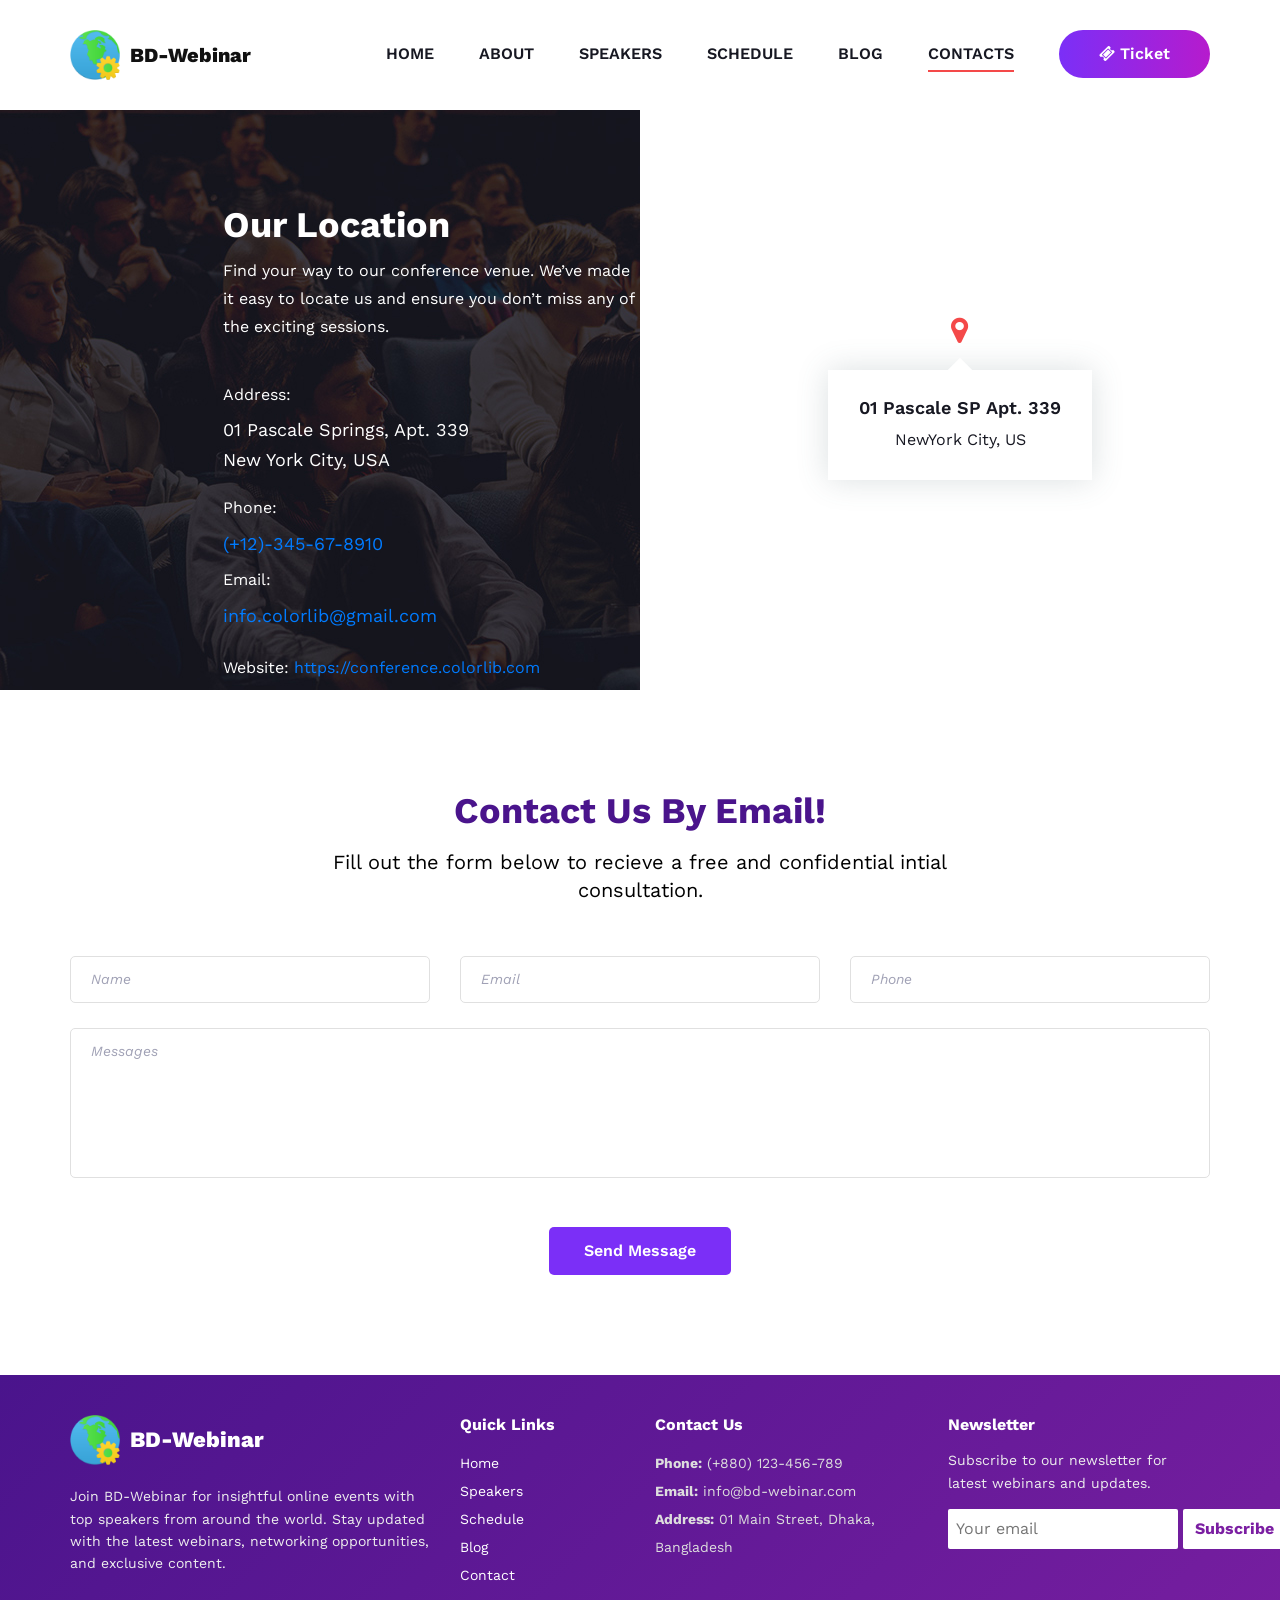
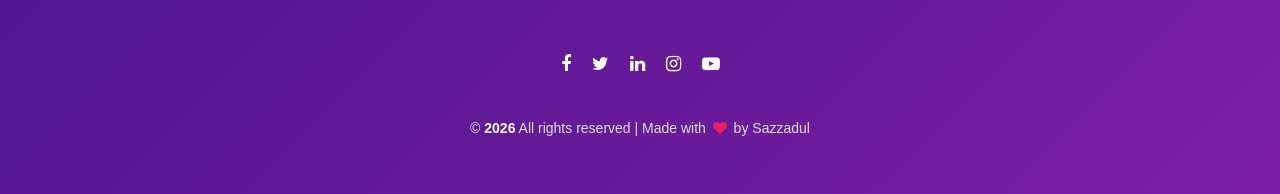
<file: BD-Webinar/contact.html>
<!DOCTYPE html>
<html lang="zxx">
  <head>
    <meta charset="UTF-8" />
    <meta name="description" content="Manup Template" />
    <meta name="keywords" content="Manup, unica, creative, html" />
    <meta name="viewport" content="width=device-width, initial-scale=1.0" />
    <meta http-equiv="X-UA-Compatible" content="ie=edge" />
    <title>Manup | Template</title>

    <!-- Google Font -->
    <link
      href="https://fonts.googleapis.com/css?family=Work+Sans:400,500,600,700,800,900&display=swap"
      rel="stylesheet"
    />
    <link
      href="https://fonts.googleapis.com/css?family=Poppins:400,500,600,700&display=swap"
      rel="stylesheet"
    />

    <!-- Css Styles -->
    <link rel="stylesheet" href="css/bootstrap.min.css" type="text/css" />
    <link rel="stylesheet" href="css/font-awesome.min.css" type="text/css" />
    <link rel="stylesheet" href="css/elegant-icons.css" type="text/css" />
    <link rel="stylesheet" href="css/owl.carousel.min.css" type="text/css" />
    <link rel="stylesheet" href="css/magnific-popup.css" type="text/css" />
    <link rel="stylesheet" href="css/slicknav.min.css" type="text/css" />
    <link rel="stylesheet" href="css/style.css" type="text/css" />
  </head>

  <body>
    <!-- Page Preloader -->
    <div id="preloder">
      <div class="loader"></div>
    </div>

    <!-- Nav Section -->
    <nav class="header-section">
      <div class="container">
        <!-- Logo -->
        <div class="logo">
          <a
            href="./index.html"
            style="display: flex; align-items: center; gap: 10px"
          >
            <img src="img/web.png" alt="" style="width: 50px" />
            <h3 style="font-size: 20px; font-weight: 800">BD-Webinar</h3>
          </a>
        </div>

        <!-- Nav Menu -->
        <div class="nav-menu">
          <!-- Navigation -->
          <nav class="mainmenu mobile-menu">
            <ul>
              <li><a href="./index.html">Home</a></li>
              <li><a href="./about-us.html">About</a></li>
              <li>
                <a href="./speaker.html">Speakers</a>
            
              </li>
              <li><a href="./schedule.html">Schedule</a></li>
              <li><a href="./blog.html">Blog</a></li>
              <li class="active"><a href="./contact.html">Contacts</a></li>
            </ul>
          </nav>

          <a href="index.html#Pricing" class="primary-btn top-btn">
            <i class="fa fa-ticket"></i> Ticket
          </a>
        </div>

        <!-- Menu -->
        <div id="mobile-menu-wrap"></div>
      </div>
    </nav>

    <!-- Contact Top Content Section Begin -->
    <section class="contact-content-section">
      <div class="container-fluid">
        <div class="row">
          <!-- Contact / Location Section -->
          <div class="col-lg-6">
            <div class="cc-text set-bg" data-setbg="img/contact-content-bg.jpg">
              <div class="row">
                <div class="col-lg-8 offset-lg-4">
                  <!-- Section Title -->
                  <div class="section-title">
                    <h2
                      style="font-weight: 700; font-size: 36px; color: #ffffff"
                    >
                      Our Location
                    </h2>
                    <!-- Subtitle / Description -->
                    <p
                      style="font-size: 16px; color: #ffffff; max-width: 500px"
                    >
                      Find your way to our conference venue. We’ve made it easy
                      to locate us and ensure you don’t miss any of the exciting
                      sessions.
                    </p>
                  </div>
                  <!-- Contact Details -->
                  <div class="cs-text">
                    <div class="ct-address">
                      <span>Address:</span>
                      <p>
                        01 Pascale Springs, Apt. 339 <br />
                        New York City, USA
                      </p>
                    </div>
                    <ul class="ct-contact-list">
                      <li>
                        <span>Phone:</span>
                        <a href="tel:+12345678910">(+12)-345-67-8910</a>
                      </li>
                      <li>
                        <span>Email:</span>
                        <a href="mailto:info.colorlib@gmail.com"
                          >info.colorlib@gmail.com</a
                        >
                      </li>
                    </ul>
                    <div class="ct-links">
                      <span>Website:</span>
                      <a href="https://conference.colorlib.com" target="_blank">
                        https://conference.colorlib.com
                      </a>
                    </div>
                  </div>
                </div>
              </div>
            </div>
          </div>

          <!-- Location Map -->
          <div class="col-lg-6">
            <div class="cc-map">
              <iframe
                src="https://www.google.com/maps/embed?pb=!1m18!1m12!1m3!1d105718.20476932525!2d-118.28504975143346!3d34.10298127166687!2m3!1f0!2f0!3f0!3m2!1i1024!2i768!4f13.1!3m3!1m2!1s0x80c2c6badc8521ad%3A0x7ad323479ca23922!2sNortheast%20Los%20Angeles%2C%20Los%20Angeles%2C%20CA%2C%20USA!5e0!3m2!1sen!2sbd!4v1579884986183!5m2!1sen!2sbd"
                height="580"
                style="border: 0"
                allowfullscreen=""
              ></iframe>
              <div class="map-hover">
                <i class="fa fa-map-marker"></i>
                <div class="map-hover-inner">
                  <h5>01 Pascale SP Apt. 339</h5>
                  <p>NewYork City, US</p>
                </div>
              </div>
            </div>
          </div>
        </div>
      </div>
    </section>

    <!-- Contact Form Section Begin -->
    <section class="contact-from-section spad">
      <div class="container">
        <!-- Section Title -->
        <div class="row">
          <div class="col-lg-12">
            <div class="section-title">
              <h2 style="font-weight: 700; font-size: 36px; color: #4a148c">
                Contact Us By Email!
              </h2>
              <p
                style="
                  font-size: 20px;
                  color: black;
                  max-width: 700px;
                  margin: 15px auto 0 auto;
                "
              >
                Fill out the form below to recieve a free and confidential
                intial consultation.
              </p>
            </div>
          </div>
        </div>

        <!-- Form -->
        <div class="row">
          <div class="col-lg-12">
            <form action="#" class="comment-form contact-form">
              <div class="row">
                <!-- Name Input -->
                <div class="col-lg-4">
                  <input type="text" placeholder="Name" />
                </div>

                <!-- Email Input -->
                <div class="col-lg-4">
                  <input type="text" placeholder="Email" />
                </div>

                <!-- Phone Input -->
                <div class="col-lg-4">
                  <input type="text" placeholder="Phone" />
                </div>

                <!-- TextArea Input -->
                <div class="col-lg-12 text-center">
                  <textarea placeholder="Messages"></textarea>
                  <button type="submit" class="site-btn">Send Message</button>
                </div>
              </div>
            </form>
          </div>
        </div>
      </div>
    </section>

    <!-- Footer Section Begin -->
    <footer
      class="footer-section bg-gradient"
      style="
        padding: 40px 0;
        background: linear-gradient(135deg, #4a148c, #7b1fa2);
        color: white;
      "
    >
      <div class="container">
        <div class="row">
          <!-- Footer Logo & Description -->
          <div class="col-lg-4 col-md-6" style="margin-bottom: 30px">
            <div class="ft-logo" style="margin-bottom: 20px">
              <a
                href="#"
                class="footer-logo"
                style="display: flex; align-items: center; gap: 10px"
              >
                <img src="img/web.png" alt="" style="width: 50px" />
                <h3 style="font-size: 22px; font-weight: 800; color: white">
                  BD-Webinar
                </h3>
              </a>
            </div>
            <p style="font-size: 14px; line-height: 1.6; color: #eee">
              Join BD-Webinar for insightful online events with top speakers
              from around the world. Stay updated with the latest webinars,
              networking opportunities, and exclusive content.
            </p>
          </div>

          <!-- Quick Links -->
          <div class="col-lg-2 col-md-6" style="margin-bottom: 30px">
            <h4
              style="
                font-size: 16px;
                font-weight: 700;
                margin-bottom: 15px;
                color: white;
              "
            >
              Quick Links
            </h4>
            <ul
              style="
                list-style: none;
                padding: 0;
                margin: 0;
                font-size: 14px;
                line-height: 2;
              "
            >
              <li>
                <a href="#" style="color: white; text-decoration: none">Home</a>
              </li>
              <li>
                <a href="#" style="color: white; text-decoration: none"
                  >Speakers</a
                >
              </li>
              <li>
                <a href="#" style="color: white; text-decoration: none"
                  >Schedule</a
                >
              </li>
              <li>
                <a href="#" style="color: white; text-decoration: none">Blog</a>
              </li>
              <li>
                <a href="#" style="color: white; text-decoration: none"
                  >Contact</a
                >
              </li>
            </ul>
          </div>

          <!-- Contact Info -->
          <div class="col-lg-3 col-md-6" style="margin-bottom: 30px">
            <h4
              style="
                font-size: 16px;
                font-weight: 700;
                margin-bottom: 15px;
                color: white;
              "
            >
              Contact Us
            </h4>
            <ul
              style="
                list-style: none;
                padding: 0;
                margin: 0;
                font-size: 14px;
                line-height: 2;
                color: #ddd;
              "
            >
              <li><strong>Phone:</strong> (+880) 123-456-789</li>
              <li><strong>Email:</strong> info@bd-webinar.com</li>
              <li>
                <strong>Address:</strong> 01 Main Street, Dhaka, Bangladesh
              </li>
            </ul>
          </div>

          <!-- Newsletter Subscription -->
          <div class="col-lg-3 col-md-6" style="margin-bottom: 30px">
            <h4
              style="
                font-size: 16px;
                font-weight: 700;
                margin-bottom: 15px;
                color: white;
              "
            >
              Newsletter
            </h4>
            <p style="font-size: 14px; line-height: 1.6; color: #eee">
              Subscribe to our newsletter for latest webinars and updates.
            </p>
            <form action="#" style="display: flex; gap: 5px; margin-top: 10px">
              <input
                type="email"
                placeholder="Your email"
                style="padding: 8px; flex: 1; border-radius: 2px; border: none"
              />
              <button
                type="submit"
                style="
                  padding: 8px 12px;
                  background-color: #fff;
                  color: #7b1fa2;
                  border: none;
                  font-weight: 700;
                  cursor: pointer;
                  border-radius: 2px;
                "
              >
                Subscribe
              </button>
            </form>
          </div>
        </div>

        <!-- Social Links -->
        <div class="row" style="margin-top: 30px; text-align: center">
          <div class="col-lg-12">
            <div class="ft-social" style="margin-bottom: 20px">
              <a href="#" style="margin: 0 8px; color: white; font-size: 18px"
                ><i class="fa fa-facebook"></i
              ></a>
              <a href="#" style="margin: 0 8px; color: white; font-size: 18px"
                ><i class="fa fa-twitter"></i
              ></a>
              <a href="#" style="margin: 0 8px; color: white; font-size: 18px"
                ><i class="fa fa-linkedin"></i
              ></a>
              <a href="#" style="margin: 0 8px; color: white; font-size: 18px"
                ><i class="fa fa-instagram"></i
              ></a>
              <a href="#" style="margin: 0 8px; color: white; font-size: 18px"
                ><i class="fa fa-youtube-play"></i
              ></a>
            </div>
          </div>
        </div>

        <!-- Copyright -->
        <div class="row">
          <div class="col-lg-12">
            <div
              class="copyright-text"
              style="text-align: center; margin-top: 20px"
            >
              <p
                style="
                  color: #ddd;
                  font-size: 14px;
                  line-height: 1.6;
                  font-family: Arial, sans-serif;
                "
              >
                &copy;
                <span style="color: #fff; font-weight: 600"
                  ><script>
                    document.write(new Date().getFullYear());
                  </script></span
                >
                All rights reserved | Made with
                <i
                  class="fa fa-heart"
                  aria-hidden="true"
                  style="color: #e91e63; margin: 0 3px"
                ></i>
                by Sazzadul
              </p>
            </div>
          </div>
        </div>
      </div>
    </footer>

    <!-- Js Plugins -->
    <script src="js/jquery-3.3.1.min.js"></script>
    <script src="js/bootstrap.min.js"></script>
    <script src="js/jquery.magnific-popup.min.js"></script>
    <script src="js/jquery.countdown.min.js"></script>
    <script src="js/jquery.slicknav.js"></script>
    <script src="js/owl.carousel.min.js"></script>
    <script src="js/main.js"></script>
  </body>
</html>
</file>
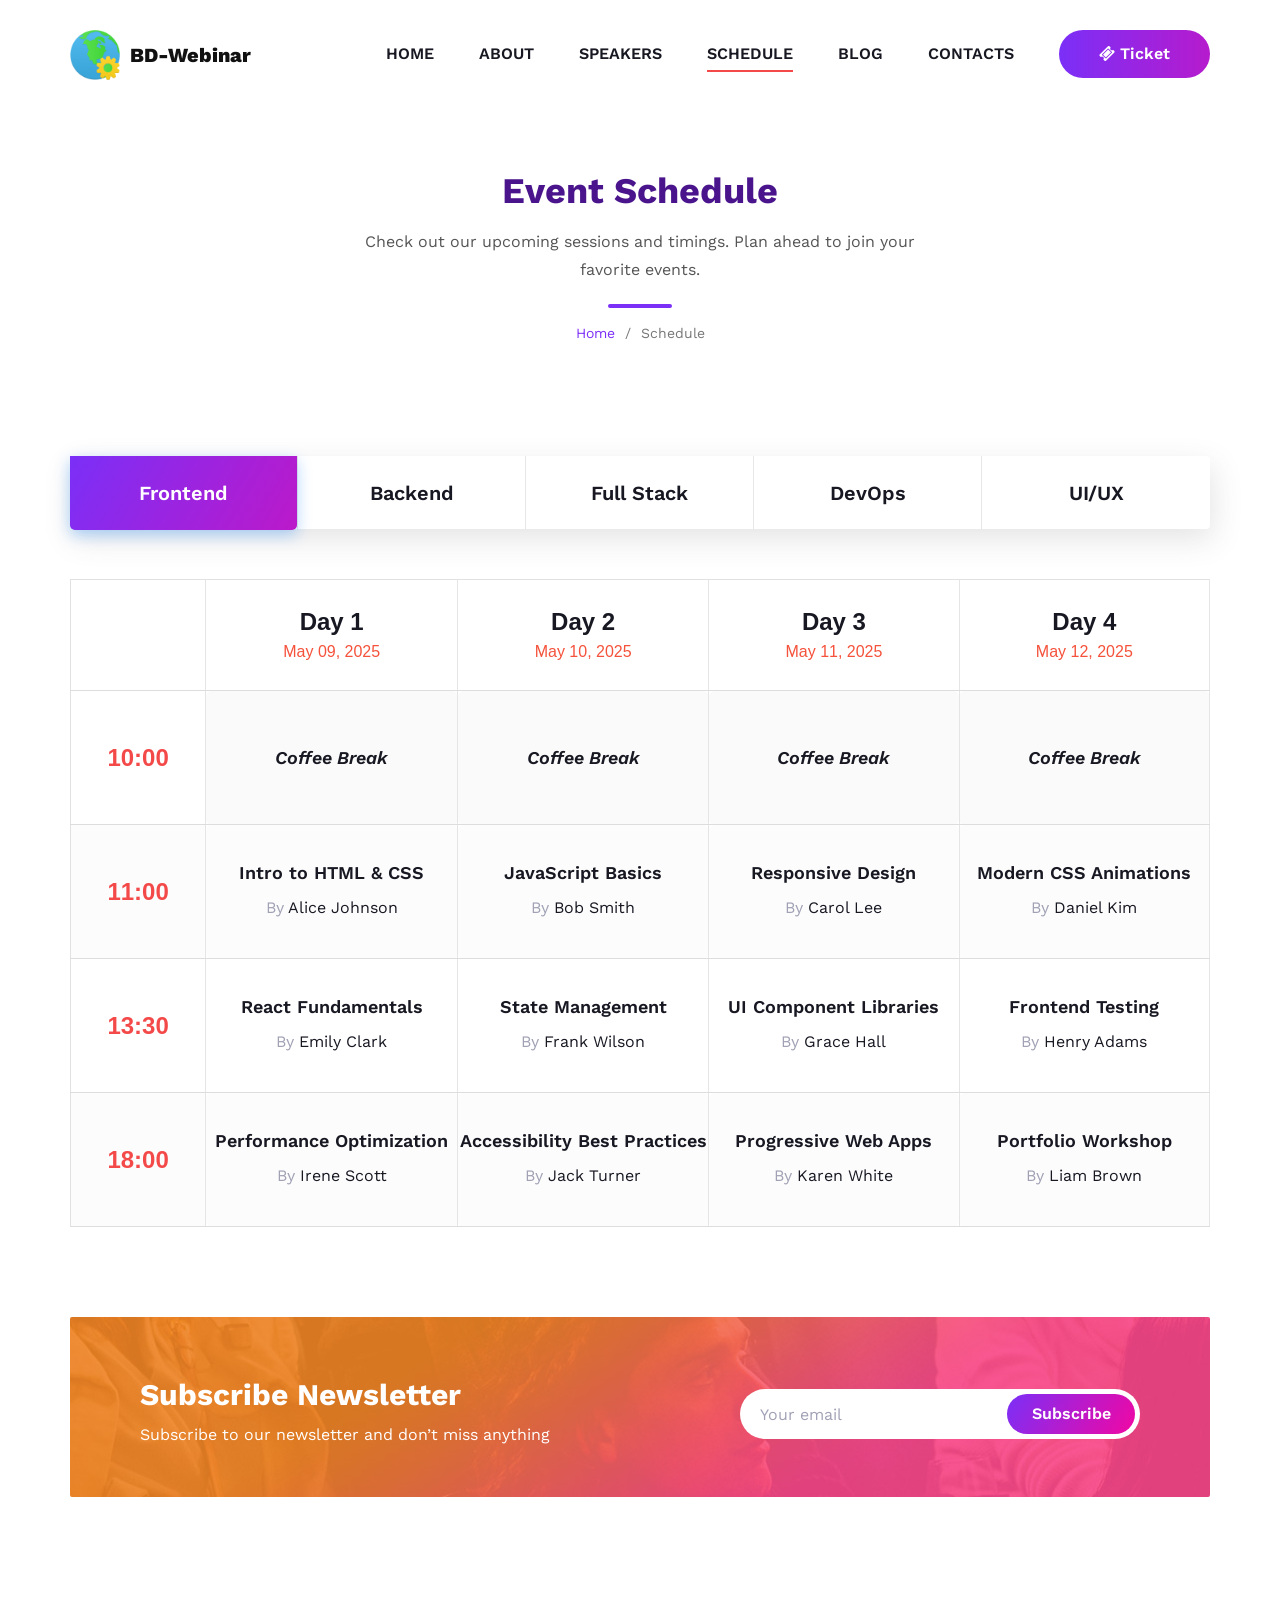
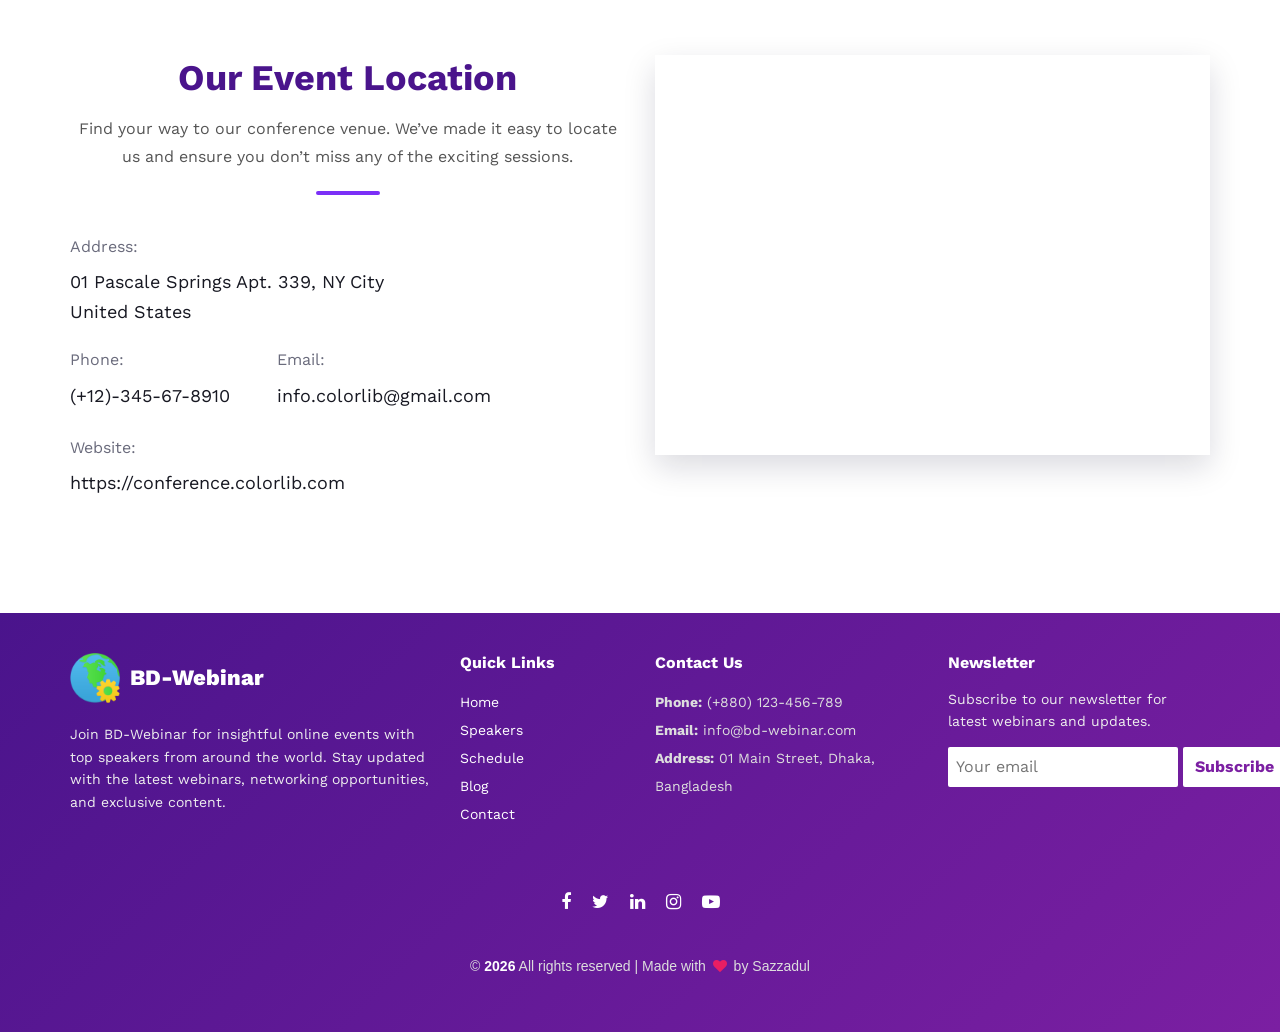
<file: BD-Webinar/schedule.html>
<!DOCTYPE html>
<html lang="zxx">
  <head>
    <meta charset="UTF-8" />
    <meta name="description" content="Manup Template" />
    <meta name="keywords" content="Manup, unica, creative, html" />
    <meta name="viewport" content="width=device-width, initial-scale=1.0" />
    <meta http-equiv="X-UA-Compatible" content="ie=edge" />
    <title>Manup | Template</title>

    <!-- Google Font -->
    <link
      href="https://fonts.googleapis.com/css?family=Work+Sans:400,500,600,700,800,900&display=swap"
      rel="stylesheet"
    />
    <link
      href="https://fonts.googleapis.com/css?family=Poppins:400,500,600,700&display=swap"
      rel="stylesheet"
    />

    <!-- Css Styles -->
    <link rel="stylesheet" href="css/bootstrap.min.css" type="text/css" />
    <link rel="stylesheet" href="css/font-awesome.min.css" type="text/css" />
    <link rel="stylesheet" href="css/elegant-icons.css" type="text/css" />
    <link rel="stylesheet" href="css/owl.carousel.min.css" type="text/css" />
    <link rel="stylesheet" href="css/magnific-popup.css" type="text/css" />
    <link rel="stylesheet" href="css/slicknav.min.css" type="text/css" />
    <link rel="stylesheet" href="css/style.css" type="text/css" />
  </head>

  <body>
    <!-- Page Preloader -->
    <div id="preloder">
      <div class="loader"></div>
    </div>

    <!-- Nav Section -->
    <nav class="header-section">
      <div class="container">
        <!-- Logo -->
        <div class="logo">
          <a
            href="./index.html"
            style="display: flex; align-items: center; gap: 10px"
          >
            <img src="img/web.png" alt="" style="width: 50px" />
            <h3 style="font-size: 20px; font-weight: 800">BD-Webinar</h3>
          </a>
        </div>

        <!-- Nav -->
        <div class="nav-menu">
          <nav class="mainmenu mobile-menu">
            <ul>
              <li><a href="./index.html">Home</a></li>
              <li><a href="./about-us.html">About</a></li>
              <li>
                <a href="./speaker.html">Speakers</a>
            
              </li>
              <li class="active"><a href="./schedule.html">Schedule</a></li>
              <li><a href="./blog.html">Blog</a></li>
              <li><a href="./contact.html">Contacts</a></li>
            </ul>
          </nav>
          <a href="index.html#Pricing" class="primary-btn top-btn">
            <i class="fa fa-ticket"></i> Ticket
          </a>
        </div>

        <!-- Mobile Menu -->
        <div id="mobile-menu-wrap"></div>
      </div>
    </nav>

    <!-- Breadcrumb / Section Header -->
    <section
      class="breadcrumb-section"
      style="padding: 60px 0; text-align: center"
    >
      <div class="container">
        <div class="row">
          <div class="col-lg-12">
            <!-- Section Title -->
            <div class="section-title">
              <!-- Main Heading -->
              <h2 style="font-weight: 700; font-size: 36px; color: #4a148c">
                Event Schedule
              </h2>
              <!-- Subtitle / Description -->
              <p
                style="
                  font-size: 16px;
                  color: #555;
                  max-width: 600px;
                  margin: 15px auto 0 auto;
                "
              >
                Check out our upcoming sessions and timings. Plan ahead to join
                your favorite events.
              </p>
              <!-- Optional Divider -->
              <hr
                style="
                  width: 60px;
                  border: 2px solid #7b2ff7;
                  margin: 20px auto 0 auto;
                  border-radius: 2px;
                "
              />
              <!-- Breadcrumb Links -->
              <div
                class="bt-option"
                style="margin-top: 15px; font-size: 14px; color: #777"
              >
                <a href="#" style="color: #7b2ff7; text-decoration: none"
                  >Home</a
                >
                <span style="margin: 0 5px">/</span>
                <span>Schedule</span>
              </div>
            </div>
          </div>
        </div>
      </div>
    </section>

    <!-- Schedule Table Section Begin -->
    <section class="schedule-table-section spad">
      <div class="container">
        <div class="row">
          <div class="col-lg-12">
            <div class="schedule-table-tab">
              <!-- Tab Menu -->
              <ul class="nav nav-tabs" role="tablist">
                <li class="nav-item">
                  <a
                    class="nav-link active"
                    data-toggle="tab"
                    href="#tabs-1"
                    role="tab"
                  >
                    Frontend
                  </a>
                </li>
                <li class="nav-item">
                  <a
                    class="nav-link"
                    data-toggle="tab"
                    href="#tabs-2"
                    role="tab"
                  >
                    Backend
                  </a>
                </li>
                <li class="nav-item">
                  <a
                    class="nav-link"
                    data-toggle="tab"
                    href="#tabs-3"
                    role="tab"
                  >
                    Full Stack
                  </a>
                </li>
                <li class="nav-item">
                  <a
                    class="nav-link"
                    data-toggle="tab"
                    href="#tabs-4"
                    role="tab"
                  >
                    DevOps
                  </a>
                </li>
                <li class="nav-item">
                  <a
                    class="nav-link"
                    data-toggle="tab"
                    href="#tabs-5"
                    role="tab"
                  >
                    UI/UX
                  </a>
                </li>
              </ul>

              <!-- Tab panes -->
              <div class="tab-content">
                <!-- Tab 1: Frontend Schedule -->
                <div class="tab-pane active" id="tabs-1" role="tabpanel">
                  <div class="schedule-table-content">
                    <table>
                      <!-- Table Header -->
                      <thead>
                        <tr>
                          <th scope="col"></th>
                          <th scope="col">
                            <strong>Day 1</strong>
                            <span>May 09, 2025</span>
                          </th>
                          <th scope="col">
                            <strong>Day 2</strong>
                            <span>May 10, 2025</span>
                          </th>
                          <th scope="col">
                            <strong>Day 3</strong>
                            <span>May 11, 2025</span>
                          </th>
                          <th scope="col">
                            <strong>Day 4</strong>
                            <span>May 12, 2025</span>
                          </th>
                        </tr>
                      </thead>

                      <!-- Table Body -->
                      <tbody>
                        <!-- Coffee Break Row -->
                        <tr>
                          <td class="event-time">10:00</td>
                          <td class="break hover-bg"><h5>Coffee Break</h5></td>
                          <td class="break hover-bg"><h5>Coffee Break</h5></td>
                          <td class="break hover-bg"><h5>Coffee Break</h5></td>
                          <td class="break hover-bg"><h5>Coffee Break</h5></td>
                        </tr>

                        <!-- Morning Sessions -->
                        <tr>
                          <td class="event-time">11:00</td>
                          <td class="hover-bg">
                            <h5>Intro to HTML & CSS</h5>
                            <p><span>By</span> Alice Johnson</p>
                          </td>
                          <td class="hover-bg">
                            <h5>JavaScript Basics</h5>
                            <p><span>By</span> Bob Smith</p>
                          </td>
                          <td class="hover-bg">
                            <h5>Responsive Design</h5>
                            <p><span>By</span> Carol Lee</p>
                          </td>
                          <td class="hover-bg">
                            <h5>Modern CSS Animations</h5>
                            <p><span>By</span> Daniel Kim</p>
                          </td>
                        </tr>

                        <!-- Afternoon Sessions -->
                        <tr>
                          <td class="event-time">13:30</td>
                          <td class="hover-bg">
                            <h5>React Fundamentals</h5>
                            <p><span>By</span> Emily Clark</p>
                          </td>
                          <td class="hover-bg">
                            <h5>State Management</h5>
                            <p><span>By</span> Frank Wilson</p>
                          </td>
                          <td class="hover-bg">
                            <h5>UI Component Libraries</h5>
                            <p><span>By</span> Grace Hall</p>
                          </td>
                          <td class="hover-bg">
                            <h5>Frontend Testing</h5>
                            <p><span>By</span> Henry Adams</p>
                          </td>
                        </tr>

                        <!-- Evening Sessions -->
                        <tr>
                          <td class="event-time">18:00</td>
                          <td class="hover-bg">
                            <h5>Performance Optimization</h5>
                            <p><span>By</span> Irene Scott</p>
                          </td>
                          <td class="hover-bg">
                            <h5>Accessibility Best Practices</h5>
                            <p><span>By</span> Jack Turner</p>
                          </td>
                          <td class="hover-bg">
                            <h5>Progressive Web Apps</h5>
                            <p><span>By</span> Karen White</p>
                          </td>
                          <td class="hover-bg">
                            <h5>Portfolio Workshop</h5>
                            <p><span>By</span> Liam Brown</p>
                          </td>
                        </tr>
                      </tbody>
                    </table>
                  </div>
                </div>

                <!-- Tab 2: Backend Schedule -->
                <div class="tab-pane" id="tabs-2" role="tabpanel">
                  <div class="schedule-table-content">
                    <table>
                      <!-- Table Header -->
                      <thead>
                        <tr>
                          <th scope="col"></th>
                          <th scope="col">
                            <strong>Day 1</strong>
                            <span>May 09, 2025</span>
                          </th>
                          <th scope="col">
                            <strong>Day 2</strong>
                            <span>May 10, 2025</span>
                          </th>
                          <th scope="col">
                            <strong>Day 3</strong>
                            <span>May 11, 2025</span>
                          </th>
                          <th scope="col">
                            <strong>Day 4</strong>
                            <span>May 12, 2025</span>
                          </th>
                        </tr>
                      </thead>

                      <!-- Table Body -->
                      <tbody>
                        <!-- Coffee Break Row -->
                        <tr>
                          <td class="event-time">15:00</td>
                          <td class="break hover-bg"><h5>Coffee Break</h5></td>
                          <td class="break hover-bg"><h5>Coffee Break</h5></td>
                          <td class="break hover-bg"><h5>Coffee Break</h5></td>
                          <td class="break hover-bg"><h5>Coffee Break</h5></td>
                        </tr>

                        <!-- Afternoon Sessions -->
                        <tr>
                          <td class="event-time">16:00</td>
                          <td class="hover-bg">
                            <h5>Introduction to Node.js</h5>
                            <p><span>By</span> Alice Johnson</p>
                          </td>
                          <td class="hover-bg">
                            <h5>Database Design</h5>
                            <p><span>By</span> Bob Smith</p>
                          </td>
                          <td class="hover-bg">
                            <h5>RESTful APIs</h5>
                            <p><span>By</span> Carol Lee</p>
                          </td>
                          <td class="hover-bg">
                            <h5>Authentication & Security</h5>
                            <p><span>By</span> Daniel Kim</p>
                          </td>
                        </tr>

                        <!-- Late Afternoon Sessions -->
                        <tr>
                          <td class="event-time">17:30</td>
                          <td class="hover-bg">
                            <h5>Server-Side Rendering</h5>
                            <p><span>By</span> Emily Clark</p>
                          </td>
                          <td class="hover-bg">
                            <h5>Connecting Services</h5>
                            <p><span>By</span> Frank Wilson</p>
                          </td>
                          <td class="hover-bg">
                            <h5>Scaling Applications</h5>
                            <p><span>By</span> Grace Hall</p>
                          </td>
                          <td class="hover-bg">
                            <h5>CI/CD Basics</h5>
                            <p><span>By</span> Henry Adams</p>
                          </td>
                        </tr>

                        <!-- Evening Sessions -->
                        <tr>
                          <td class="event-time">18:00</td>
                          <td class="hover-bg">
                            <h5>Performance Optimization</h5>
                            <p><span>By</span> Irene Scott</p>
                          </td>
                          <td class="hover-bg">
                            <h5>Database Security</h5>
                            <p><span>By</span> Jack Turner</p>
                          </td>
                          <td class="hover-bg">
                            <h5>Microservices Overview</h5>
                            <p><span>By</span> Karen White</p>
                          </td>
                          <td class="hover-bg">
                            <h5>Backend Testing & Debugging</h5>
                            <p><span>By</span> Liam Brown</p>
                          </td>
                        </tr>
                      </tbody>
                    </table>
                  </div>
                </div>

                <!-- Tab 3: Full Stack Schedule -->
                <div class="tab-pane" id="tabs-3" role="tabpanel">
                  <div class="schedule-table-content">
                    <table>
                      <!-- Table Header -->
                      <thead>
                        <tr>
                          <th scope="col"></th>
                          <th scope="col">
                            <strong>Day 1</strong>
                            <span>May 09, 2025</span>
                          </th>
                          <th scope="col">
                            <strong>Day 2</strong>
                            <span>May 10, 2025</span>
                          </th>
                          <th scope="col">
                            <strong>Day 3</strong>
                            <span>May 11, 2025</span>
                          </th>
                          <th scope="col">
                            <strong>Day 4</strong>
                            <span>May 12, 2025</span>
                          </th>
                        </tr>
                      </thead>

                      <!-- Table Body -->
                      <tbody>
                        <!-- Coffee Break Row -->
                        <tr>
                          <td class="event-time">16:00</td>
                          <td class="break hover-bg"><h5>Coffee Break</h5></td>
                          <td class="break hover-bg"><h5>Coffee Break</h5></td>
                          <td class="break hover-bg"><h5>Coffee Break</h5></td>
                          <td class="break hover-bg"><h5>Coffee Break</h5></td>
                        </tr>

                        <!-- Evening Sessions -->
                        <tr>
                          <td class="event-time">17:00</td>
                          <td class="hover-bg">
                            <h5>Full Stack Overview</h5>
                            <p><span>By</span> Alice Johnson</p>
                          </td>
                          <td class="hover-bg">
                            <h5>Frontend + Backend Integration</h5>
                            <p><span>By</span> Bob Smith</p>
                          </td>
                          <td class="hover-bg">
                            <h5>API Design & Consumption</h5>
                            <p><span>By</span> Carol Lee</p>
                          </td>
                          <td class="hover-bg">
                            <h5>Database + Server Sync</h5>
                            <p><span>By</span> Daniel Kim</p>
                          </td>
                        </tr>

                        <!-- Late Evening Sessions -->
                        <tr>
                          <td class="event-time">18:30</td>
                          <td class="hover-bg">
                            <h5>Authentication Flow</h5>
                            <p><span>By</span> Emily Clark</p>
                          </td>
                          <td class="hover-bg">
                            <h5>Connect Services</h5>
                            <p><span>By</span> Frank Wilson</p>
                          </td>
                          <td class="hover-bg">
                            <h5>Performance & Caching</h5>
                            <p><span>By</span> Grace Hall</p>
                          </td>
                          <td class="hover-bg">
                            <h5>CI/CD Pipelines</h5>
                            <p><span>By</span> Henry Adams</p>
                          </td>
                        </tr>

                        <!-- Night Sessions -->
                        <tr>
                          <td class="event-time">19:00</td>
                          <td class="hover-bg">
                            <h5>Full Stack Testing</h5>
                            <p><span>By</span> Irene Scott</p>
                          </td>
                          <td class="hover-bg">
                            <h5>Deployment Strategies</h5>
                            <p><span>By</span> Jack Turner</p>
                          </td>
                          <td class="hover-bg">
                            <h5>Microservices Implementation</h5>
                            <p><span>By</span> Karen White</p>
                          </td>
                          <td class="hover-bg">
                            <h5>Portfolio Project</h5>
                            <p><span>By</span> Liam Brown</p>
                          </td>
                        </tr>
                      </tbody>
                    </table>
                  </div>
                </div>

                <!-- Tab 4: DevOps Schedule -->
                <div class="tab-pane" id="tabs-4" role="tabpanel">
                  <div class="schedule-table-content">
                    <table>
                      <!-- Table Header -->
                      <thead>
                        <tr>
                          <th scope="col"></th>
                          <th scope="col">
                            <strong>Day 1</strong>
                            <span>May 09, 2025</span>
                          </th>
                          <th scope="col">
                            <strong>Day 2</strong>
                            <span>May 10, 2025</span>
                          </th>
                          <th scope="col">
                            <strong>Day 3</strong>
                            <span>May 11, 2025</span>
                          </th>
                          <th scope="col">
                            <strong>Day 4</strong>
                            <span>May 12, 2025</span>
                          </th>
                        </tr>
                      </thead>

                      <!-- Table Body -->
                      <tbody>
                        <!-- Morning Coffee Break -->
                        <tr>
                          <td class="event-time">09:00</td>
                          <td class="break hover-bg"><h5>Coffee Break</h5></td>
                          <td class="break hover-bg"><h5>Coffee Break</h5></td>
                          <td class="break hover-bg"><h5>Coffee Break</h5></td>
                          <td class="break hover-bg"><h5>Coffee Break</h5></td>
                        </tr>

                        <!-- Morning Sessions -->
                        <tr>
                          <td class="event-time">10:00</td>
                          <td class="hover-bg">
                            <h5>Introduction to DevOps</h5>
                            <p><span>By</span> Alice Johnson</p>
                          </td>
                          <td class="hover-bg">
                            <h5>Version Control with Git</h5>
                            <p><span>By</span> Bob Smith</p>
                          </td>
                          <td class="hover-bg">
                            <h5>Continuous Integration Basics</h5>
                            <p><span>By</span> Carol Lee</p>
                          </td>
                          <td class="hover-bg">
                            <h5>Containerization (Docker)</h5>
                            <p><span>By</span> Daniel Kim</p>
                          </td>
                        </tr>

                        <!-- Afternoon Sessions -->
                        <tr>
                          <td class="event-time">13:30</td>
                          <td class="hover-bg">
                            <h5>Infrastructure as Code</h5>
                            <p><span>By</span> Emily Clark</p>
                          </td>
                          <td class="hover-bg">
                            <h5>Connect Services</h5>
                            <p><span>By</span> Frank Wilson</p>
                          </td>
                          <td class="hover-bg">
                            <h5>Automated Deployments</h5>
                            <p><span>By</span> Grace Hall</p>
                          </td>
                          <td class="hover-bg">
                            <h5>Monitoring & Logging</h5>
                            <p><span>By</span> Henry Adams</p>
                          </td>
                        </tr>

                        <!-- Late Afternoon Sessions -->
                        <tr>
                          <td class="event-time">14:00</td>
                          <td class="hover-bg">
                            <h5>Cloud Providers Overview</h5>
                            <p><span>By</span> Irene Scott</p>
                          </td>
                          <td class="hover-bg">
                            <h5>Scaling Applications</h5>
                            <p><span>By</span> Jack Turner</p>
                          </td>
                          <td class="hover-bg">
                            <h5>Security Best Practices</h5>
                            <p><span>By</span> Karen White</p>
                          </td>
                          <td class="hover-bg">
                            <h5>CI/CD Advanced Techniques</h5>
                            <p><span>By</span> Liam Brown</p>
                          </td>
                        </tr>
                      </tbody>
                    </table>
                  </div>
                </div>

                <!-- Tab 5: UI/UX & Event Design Schedule -->
                <div class="tab-pane" id="tabs-5" role="tabpanel">
                  <div class="schedule-table-content">
                    <table>
                      <!-- Table Header -->
                      <thead>
                        <tr>
                          <th scope="col"></th>
                          <th scope="col">
                            <strong>Day 1</strong>
                            <span>May 09, 2025</span>
                          </th>
                          <th scope="col">
                            <strong>Day 2</strong>
                            <span>May 10, 2025</span>
                          </th>
                          <th scope="col">
                            <strong>Day 3</strong>
                            <span>May 11, 2025</span>
                          </th>
                          <th scope="col">
                            <strong>Day 4</strong>
                            <span>May 12, 2025</span>
                          </th>
                        </tr>
                      </thead>

                      <!-- Table Body -->
                      <tbody>
                        <!-- Evening Coffee Break -->
                        <tr>
                          <td class="event-time">20:00</td>
                          <td class="break hover-bg"><h5>Coffee Break</h5></td>
                          <td class="break hover-bg"><h5>Coffee Break</h5></td>
                          <td class="break hover-bg"><h5>Coffee Break</h5></td>
                          <td class="break hover-bg"><h5>Coffee Break</h5></td>
                        </tr>

                        <!-- Late Evening Sessions -->
                        <tr>
                          <td class="event-time">22:00</td>
                          <td class="hover-bg">
                            <h5>Design Thinking</h5>
                            <p><span>By</span> Alice Johnson</p>
                          </td>
                          <td class="hover-bg">
                            <h5>UI/UX Prototyping</h5>
                            <p><span>By</span> Bob Smith</p>
                          </td>
                          <td class="hover-bg">
                            <h5>Interaction Design</h5>
                            <p><span>By</span> Carol Lee</p>
                          </td>
                          <td class="hover-bg">
                            <h5>Event Planning Basics</h5>
                            <p><span>By</span> Daniel Kim</p>
                          </td>
                        </tr>

                        <!-- Night Sessions -->
                        <tr>
                          <td class="event-time">23:30</td>
                          <td class="hover-bg">
                            <h5>User Testing</h5>
                            <p><span>By</span> Emily Clark</p>
                          </td>
                          <td class="hover-bg">
                            <h5>Connect Users</h5>
                            <p><span>By</span> Frank Wilson</p>
                          </td>
                          <td class="hover-bg">
                            <h5>Visual Design Trends</h5>
                            <p><span>By</span> Grace Hall</p>
                          </td>
                          <td class="hover-bg">
                            <h5>Event Experience Design</h5>
                            <p><span>By</span> Henry Adams</p>
                          </td>
                        </tr>

                        <!-- Midnight Sessions -->
                        <tr>
                          <td class="event-time">24:00</td>
                          <td class="hover-bg">
                            <h5>Portfolio Showcase</h5>
                            <p><span>By</span> Irene Scott</p>
                          </td>
                          <td class="hover-bg">
                            <h5>Design Review & Feedback</h5>
                            <p><span>By</span> Jack Turner</p>
                          </td>
                          <td class="hover-bg">
                            <h5>Interactive Workshops</h5>
                            <p><span>By</span> Karen White</p>
                          </td>
                          <td class="hover-bg">
                            <h5>Event Wrap-up & Networking</h5>
                            <p><span>By</span> Liam Brown</p>
                          </td>
                        </tr>
                      </tbody>
                    </table>
                  </div>
                </div>
              </div>
            </div>
          </div>
        </div>
      </div>
    </section>

    <!-- Newsletter Section Begin -->
    <section class="newslatter-section" style="margin-top: 50px">
      <div class="container">
        <!-- Inner wrapper with background image -->
        <div class="newslatter-inner set-bg" data-setbg="img/newslatter-bg.jpg">
          <!-- Newsletter text content -->
          <div class="ni-text">
            <h3>Subscribe Newsletter</h3>
            <!-- Main heading for the newsletter -->
            <p>Subscribe to our newsletter and don’t miss anything</p>
            <!-- Short description encouraging users to subscribe -->
          </div>

          <!-- Newsletter subscription form -->
          <form action="#" class="ni-form">
            <input type="text" placeholder="Your email" />
            <!-- Input field for user's email -->
            <button type="submit">Subscribe</button>
            <!-- Submit button to send the email -->
          </form>
        </div>
      </div>
    </section>

    <!-- Contact Section Begin -->
    <section class="contact-section spad">
      <div class="container">
        <div class="row" style="align-items: center">
          <!-- Left Column: Location Info -->
          <div class="col-lg-6">
            <!-- Section Title -->
            <div
              class="section-title"
              style="text-align: center; margin: 60px 0 40px 0"
            >
              <!-- Main Heading -->
              <h2 style="font-weight: 700; font-size: 36px; color: #4a148c">
                Our Event Location
              </h2>
              <!-- Subtitle / Description -->
              <p
                style="
                  font-size: 16px;
                  color: #555;
                  max-width: 600px;
                  margin: 15px auto 0 auto;
                "
              >
                Find your way to our conference venue. We’ve made it easy to
                locate us and ensure you don’t miss any of the exciting
                sessions.
              </p>
              <!-- Optional Divider for Style -->
              <hr
                style="
                  width: 60px;
                  border: 2px solid #7b2ff7;
                  margin: 20px auto 0 auto;
                  border-radius: 2px;
                "
              />
            </div>

            <!-- Location Details -->
            <div class="cs-text">
              <!-- Address -->
              <div class="ct-address">
                <span>Address:</span>
                <p>01 Pascale Springs Apt. 339, NY City <br />United States</p>
              </div>

              <!-- Contact Info -->
              <ul>
                <li>
                  <span>Phone:</span>
                  (+12)-345-67-8910
                </li>
                <li>
                  <span>Email:</span>
                  info.colorlib@gmail.com
                </li>
              </ul>

              <!-- Website -->
              <div class="ct-links">
                <span>Website:</span>
                <p>https://conference.colorlib.com</p>
              </div>
            </div>
          </div>

          <!-- Right Column: Google Map -->
          <div class="col-lg-6">
            <div class="cs-map">
              <!-- Embedded Google Map iframe -->
              <iframe
                src="https://www.google.com/maps/embed?pb=!1m18!1m12!1m3!1d52901.38789495531!2d-118.19465514866786!3d34.03523211493029!2m3!1f0!2f0!3f0!3m2!1i1024!2i768!4f13.1!3m3!1m2!1s0x80c2cf71ad83ff9f%3A0x518b28657f4543b7!2sEast%20Los%20Angeles%2C%20CA%2C%20USA!5e0!3m2!1sen!2sbd!4v1579763856144!5m2!1sen!2sbd"
                height="400"
                style="border: 0"
                allowfullscreen=""
              ></iframe>
            </div>
          </div>
        </div>
      </div>
    </section>

    <!-- Footer Section Begin -->
    <footer
      class="footer-section bg-gradient"
      style="
        padding: 40px 0;
        background: linear-gradient(135deg, #4a148c, #7b1fa2);
        color: white;
      "
    >
      <div class="container">
        <div class="row">
          <!-- Footer Logo & Description -->
          <div class="col-lg-4 col-md-6" style="margin-bottom: 30px">
            <div class="ft-logo" style="margin-bottom: 20px">
              <a
                href="#"
                class="footer-logo"
                style="display: flex; align-items: center; gap: 10px"
              >
                <img src="img/web.png" alt="" style="width: 50px" />
                <h3 style="font-size: 22px; font-weight: 800; color: white">
                  BD-Webinar
                </h3>
              </a>
            </div>
            <p style="font-size: 14px; line-height: 1.6; color: #eee">
              Join BD-Webinar for insightful online events with top speakers
              from around the world. Stay updated with the latest webinars,
              networking opportunities, and exclusive content.
            </p>
          </div>

          <!-- Quick Links -->
          <div class="col-lg-2 col-md-6" style="margin-bottom: 30px">
            <h4
              style="
                font-size: 16px;
                font-weight: 700;
                margin-bottom: 15px;
                color: white;
              "
            >
              Quick Links
            </h4>
            <ul
              style="
                list-style: none;
                padding: 0;
                margin: 0;
                font-size: 14px;
                line-height: 2;
              "
            >
              <li>
                <a href="#" style="color: white; text-decoration: none">Home</a>
              </li>
              <li>
                <a href="#" style="color: white; text-decoration: none"
                  >Speakers</a
                >
              </li>
              <li>
                <a href="#" style="color: white; text-decoration: none"
                  >Schedule</a
                >
              </li>
              <li>
                <a href="#" style="color: white; text-decoration: none">Blog</a>
              </li>
              <li>
                <a href="#" style="color: white; text-decoration: none"
                  >Contact</a
                >
              </li>
            </ul>
          </div>

          <!-- Contact Info -->
          <div class="col-lg-3 col-md-6" style="margin-bottom: 30px">
            <h4
              style="
                font-size: 16px;
                font-weight: 700;
                margin-bottom: 15px;
                color: white;
              "
            >
              Contact Us
            </h4>
            <ul
              style="
                list-style: none;
                padding: 0;
                margin: 0;
                font-size: 14px;
                line-height: 2;
                color: #ddd;
              "
            >
              <li><strong>Phone:</strong> (+880) 123-456-789</li>
              <li><strong>Email:</strong> info@bd-webinar.com</li>
              <li>
                <strong>Address:</strong> 01 Main Street, Dhaka, Bangladesh
              </li>
            </ul>
          </div>

          <!-- Newsletter Subscription -->
          <div class="col-lg-3 col-md-6" style="margin-bottom: 30px">
            <h4
              style="
                font-size: 16px;
                font-weight: 700;
                margin-bottom: 15px;
                color: white;
              "
            >
              Newsletter
            </h4>
            <p style="font-size: 14px; line-height: 1.6; color: #eee">
              Subscribe to our newsletter for latest webinars and updates.
            </p>
            <form action="#" style="display: flex; gap: 5px; margin-top: 10px">
              <input
                type="email"
                placeholder="Your email"
                style="padding: 8px; flex: 1; border-radius: 2px; border: none"
              />
              <button
                type="submit"
                style="
                  padding: 8px 12px;
                  background-color: #fff;
                  color: #7b1fa2;
                  border: none;
                  font-weight: 700;
                  cursor: pointer;
                  border-radius: 2px;
                "
              >
                Subscribe
              </button>
            </form>
          </div>
        </div>

        <!-- Social Links -->
        <div class="row" style="margin-top: 30px; text-align: center">
          <div class="col-lg-12">
            <div class="ft-social" style="margin-bottom: 20px">
              <a href="#" style="margin: 0 8px; color: white; font-size: 18px"
                ><i class="fa fa-facebook"></i
              ></a>
              <a href="#" style="margin: 0 8px; color: white; font-size: 18px"
                ><i class="fa fa-twitter"></i
              ></a>
              <a href="#" style="margin: 0 8px; color: white; font-size: 18px"
                ><i class="fa fa-linkedin"></i
              ></a>
              <a href="#" style="margin: 0 8px; color: white; font-size: 18px"
                ><i class="fa fa-instagram"></i
              ></a>
              <a href="#" style="margin: 0 8px; color: white; font-size: 18px"
                ><i class="fa fa-youtube-play"></i
              ></a>
            </div>
          </div>
        </div>

        <!-- Copyright -->
        <div class="row">
          <div class="col-lg-12">
            <div
              class="copyright-text"
              style="text-align: center; margin-top: 20px"
            >
              <p
                style="
                  color: #ddd;
                  font-size: 14px;
                  line-height: 1.6;
                  font-family: Arial, sans-serif;
                "
              >
                &copy;
                <span style="color: #fff; font-weight: 600"
                  ><script>
                    document.write(new Date().getFullYear());
                  </script></span
                >
                All rights reserved | Made with
                <i
                  class="fa fa-heart"
                  aria-hidden="true"
                  style="color: #e91e63; margin: 0 3px"
                ></i>
                by Sazzadul
              </p>
            </div>
          </div>
        </div>
      </div>
    </footer>

    <!-- Js Plugins -->
    <script src="js/jquery-3.3.1.min.js"></script>
    <script src="js/bootstrap.min.js"></script>
    <script src="js/jquery.magnific-popup.min.js"></script>
    <script src="js/jquery.countdown.min.js"></script>
    <script src="js/jquery.slicknav.js"></script>
    <script src="js/owl.carousel.min.js"></script>
    <script src="js/main.js"></script>
  </body>
</html>
</file>
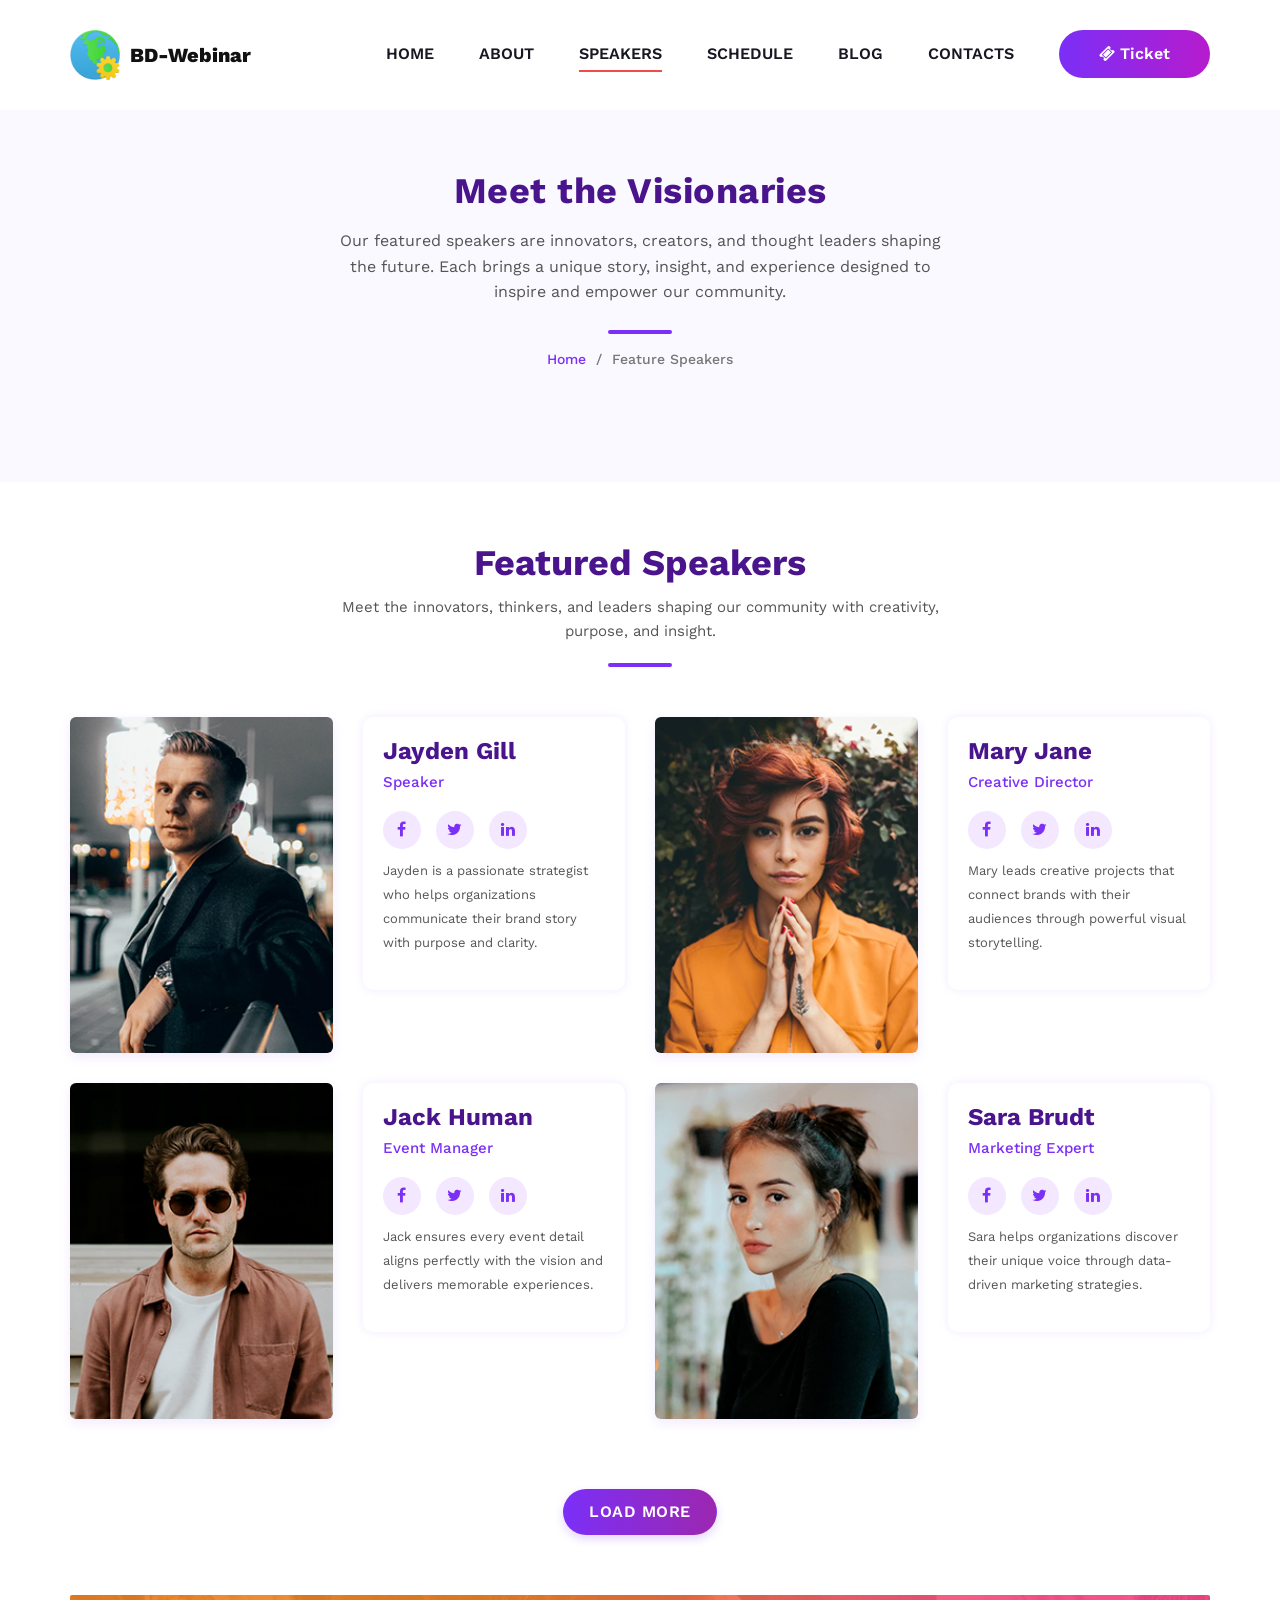
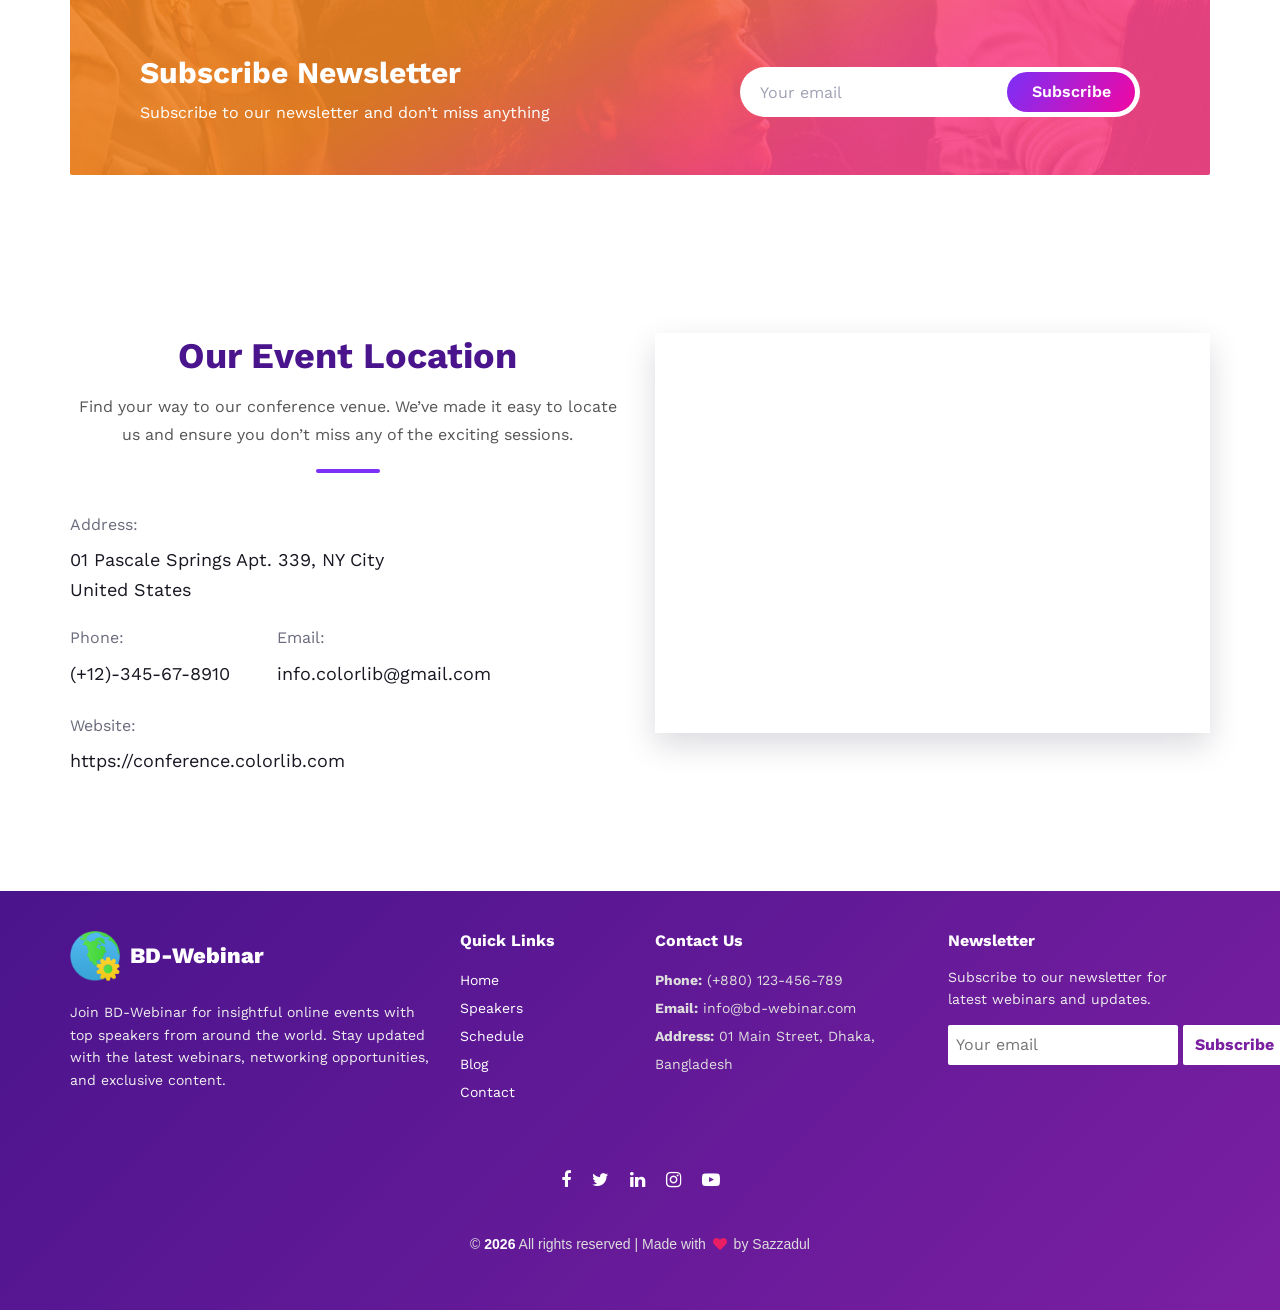
<file: BD-Webinar/speaker.html>
<!DOCTYPE html>
<html lang="zxx">
  <head>
    <meta charset="UTF-8" />
    <meta name="description" content="Manup Template" />
    <meta name="keywords" content="Manup, unica, creative, html" />
    <meta name="viewport" content="width=device-width, initial-scale=1.0" />
    <meta http-equiv="X-UA-Compatible" content="ie=edge" />
    <title>Manup | Template</title>

    <!-- Google Font -->
    <link
      href="https://fonts.googleapis.com/css?family=Work+Sans:400,500,600,700,800,900&display=swap"
      rel="stylesheet"
    />
    <link
      href="https://fonts.googleapis.com/css?family=Poppins:400,500,600,700&display=swap"
      rel="stylesheet"
    />

    <!-- Css Styles -->
    <link rel="stylesheet" href="css/bootstrap.min.css" type="text/css" />
    <link rel="stylesheet" href="css/font-awesome.min.css" type="text/css" />
    <link rel="stylesheet" href="css/elegant-icons.css" type="text/css" />
    <link rel="stylesheet" href="css/owl.carousel.min.css" type="text/css" />
    <link rel="stylesheet" href="css/magnific-popup.css" type="text/css" />
    <link rel="stylesheet" href="css/slicknav.min.css" type="text/css" />
    <link rel="stylesheet" href="css/style.css" type="text/css" />
  </head>

  <body>
    <!-- Page Preloader -->
    <div id="preloder">
      <div class="loader"></div>
    </div>

    <!-- Nav Section -->
    <nav class="header-section">
      <div class="container">
        <div class="logo">
          <a
            href="./index.html"
            style="display: flex; align-items: center; gap: 10px"
          >
            <img src="img/web.png" alt="" style="width: 50px" />
            <h3 style="font-size: 20px; font-weight: 800">BD-Webinar</h3>
          </a>
        </div>

        <div class="nav-menu">
          <nav class="mainmenu mobile-menu">
            <ul>
              <li><a href="./index.html">Home</a></li>
              <li><a href="./about-us.html">About</a></li>
              <li class="active">
                <a href="./speaker.html">Speakers</a>
            
              </li>
              <li><a href="./schedule.html">Schedule</a></li>
              <li><a href="./blog.html">Blog</a></li>
              <li><a href="./contact.html">Contacts</a></li>
            </ul>
          </nav>
          <a href="index.html#Pricing" class="primary-btn top-btn">
            <i class="fa fa-ticket"></i> Ticket
          </a>
        </div>

        <div id="mobile-menu-wrap"></div>
      </div>
    </nav>

    <!-- Breadcrumb / Section Header -->
    <section
      class="breadcrumb-section"
      style="padding: 60px 0; text-align: center; background: #f9f9ff"
    >
      <div class="container">
        <div class="row">
          <div class="col-lg-12">
            <!-- Section Title -->
            <div class="section-title">
              <!-- Main Heading -->
              <h2
                style="
                  font-weight: 700;
                  font-size: 36px;
                  color: #4a148c;
                  letter-spacing: 0.5px;
                "
              >
                Meet the Visionaries
              </h2>
              <!-- Subtitle / Description -->
              <p
                style="
                  font-size: 16px;
                  color: #555;
                  max-width: 620px;
                  margin: 15px auto 0 auto;
                  line-height: 1.6;
                "
              >
                Our featured speakers are innovators, creators, and thought
                leaders shaping the future. Each brings a unique story, insight,
                and experience designed to inspire and empower our community.
              </p>
              <!-- Optional Divider -->
              <hr
                style="
                  width: 60px;
                  border: 2px solid #7b2ff7;
                  margin: 25px auto 0 auto;
                  border-radius: 2px;
                "
              />
              <!-- Breadcrumb Links -->
              <div
                class="bt-option"
                style="
                  margin-top: 15px;
                  font-size: 14px;
                  color: #777;
                  font-weight: 500;
                "
              >
                <a href="#" style="color: #7b2ff7; text-decoration: none"
                  >Home</a
                >
                <span style="margin: 0 5px">/</span>
                <span>Feature Speakers</span>
              </div>
            </div>
          </div>
        </div>
      </div>
    </section>

    <!-- Speaker Section -->
    <section class="speaker-section spad" style="padding: 60px 0">
      <div class="container">
        <!-- Header -->
        <div class="text-center" style="margin-bottom: 50px">
          <h2 style="font-weight: 700; color: #4a148c; margin-bottom: 10px">
            Featured Speakers
          </h2>
          <p
            style="
              color: #555;
              max-width: 600px;
              margin: 0 auto 20px auto;
              font-size: 15px;
              line-height: 1.6;
            "
          >
            Meet the innovators, thinkers, and leaders shaping our community
            with creativity, purpose, and insight.
          </p>
          <hr
            style="
              width: 60px;
              border: 2px solid #7b2ff7;
              margin: 20px auto;
              border-radius: 2px;
            "
          />
        </div>

        <!-- Speaker Items -->
        <div class="row">
          <!-- Speaker Item -->
          <div class="col-sm-6">
            <div class="speaker-item" style="margin-bottom: 30px">
              <div class="row">
                <div class="col-lg-6 col-sm-6">
                  <div class="si-pic">
                    <img
                      src="img/speakers/speaker-1.jpg"
                      alt=""
                      class="img-responsive img-rounded"
                    />
                  </div>
                </div>
                <div class="col-lg-6 col-sm-6">
                  <div
                    class="si-text"
                    style="
                      background: #fff;
                      border-radius: 10px;
                      padding: 20px;
                      box-shadow: 0 0 10px rgba(123, 47, 247, 0.1);
                      transition: all 0.3s ease;
                    "
                  >
                    <div class="si-title">
                      <h4 style="color: #4a148c; font-weight: 700">
                        Jayden Gill
                      </h4>
                      <span style="color: #7b2ff7">Speaker</span>
                    </div>
                    <div class="si-social" style="margin: 10px 0">
                      <a href="#" style="color: #7b2ff7; margin-right: 10px"
                        ><i class="fa fa-facebook"></i
                      ></a>
                      <a href="#" style="color: #7b2ff7; margin-right: 10px"
                        ><i class="fa fa-twitter"></i
                      ></a>
                      <a href="#" style="color: #7b2ff7"
                        ><i class="fa fa-linkedin"></i
                      ></a>
                    </div>
                    <p style="font-size: 13px; color: #555">
                      Jayden is a passionate strategist who helps organizations
                      communicate their brand story with purpose and clarity.
                    </p>
                  </div>
                </div>
              </div>
            </div>
          </div>

          <!-- Speaker 2 -->
          <div class="col-sm-6">
            <div class="speaker-item" style="margin-bottom: 30px">
              <div class="row">
                <div class="col-lg-6 col-sm-6">
                  <div class="si-pic">
                    <img
                      src="img/speakers/speaker-2.jpg"
                      alt=""
                      class="img-responsive img-rounded"
                    />
                  </div>
                </div>
                <div class="col-lg-6 col-sm-6">
                  <div
                    class="si-text"
                    style="
                      background: #fff;
                      border-radius: 10px;
                      padding: 20px;
                      box-shadow: 0 0 10px rgba(123, 47, 247, 0.1);
                    "
                  >
                    <div class="si-title">
                      <h4 style="color: #4a148c; font-weight: 700">
                        Mary Jane
                      </h4>
                      <span style="color: #7b2ff7">Creative Director</span>
                    </div>
                    <div class="si-social" style="margin: 10px 0">
                      <a href="#" style="color: #7b2ff7; margin-right: 10px"
                        ><i class="fa fa-facebook"></i
                      ></a>
                      <a href="#" style="color: #7b2ff7; margin-right: 10px"
                        ><i class="fa fa-twitter"></i
                      ></a>
                      <a href="#" style="color: #7b2ff7"
                        ><i class="fa fa-linkedin"></i
                      ></a>
                    </div>
                    <p style="font-size: 13px; color: #555">
                      Mary leads creative projects that connect brands with
                      their audiences through powerful visual storytelling.
                    </p>
                  </div>
                </div>
              </div>
            </div>
          </div>

          <!-- Speaker 3 -->
          <div class="col-sm-6">
            <div class="speaker-item" style="margin-bottom: 30px">
              <div class="row">
                <div class="col-lg-6 col-sm-6">
                  <div class="si-pic">
                    <img
                      src="img/speakers/speaker-3.jpg"
                      alt=""
                      class="img-responsive img-rounded"
                    />
                  </div>
                </div>
                <div class="col-lg-6 col-sm-6">
                  <div
                    class="si-text"
                    style="
                      background: #fff;
                      border-radius: 10px;
                      padding: 20px;
                      box-shadow: 0 0 10px rgba(123, 47, 247, 0.1);
                    "
                  >
                    <div class="si-title">
                      <h4 style="color: #4a148c; font-weight: 700">
                        Jack Human
                      </h4>
                      <span style="color: #7b2ff7">Event Manager</span>
                    </div>
                    <div class="si-social" style="margin: 10px 0">
                      <a href="#" style="color: #7b2ff7; margin-right: 10px"
                        ><i class="fa fa-facebook"></i
                      ></a>
                      <a href="#" style="color: #7b2ff7; margin-right: 10px"
                        ><i class="fa fa-twitter"></i
                      ></a>
                      <a href="#" style="color: #7b2ff7"
                        ><i class="fa fa-linkedin"></i
                      ></a>
                    </div>
                    <p style="font-size: 13px; color: #555">
                      Jack ensures every event detail aligns perfectly with the
                      vision and delivers memorable experiences.
                    </p>
                  </div>
                </div>
              </div>
            </div>
          </div>

          <!-- Speaker 4 -->
          <div class="col-sm-6">
            <div class="speaker-item" style="margin-bottom: 30px">
              <div class="row">
                <div class="col-lg-6 col-sm-6">
                  <div class="si-pic">
                    <img
                      src="img/speakers/speaker-4.jpg"
                      alt=""
                      class="img-responsive img-rounded"
                    />
                  </div>
                </div>
                <div class="col-lg-6 col-sm-6">
                  <div
                    class="si-text"
                    style="
                      background: #fff;
                      border-radius: 10px;
                      padding: 20px;
                      box-shadow: 0 0 10px rgba(123, 47, 247, 0.1);
                    "
                  >
                    <div class="si-title">
                      <h4 style="color: #4a148c; font-weight: 700">
                        Sara Brudt
                      </h4>
                      <span style="color: #7b2ff7">Marketing Expert</span>
                    </div>
                    <div class="si-social" style="margin: 10px 0">
                      <a href="#" style="color: #7b2ff7; margin-right: 10px"
                        ><i class="fa fa-facebook"></i
                      ></a>
                      <a href="#" style="color: #7b2ff7; margin-right: 10px"
                        ><i class="fa fa-twitter"></i
                      ></a>
                      <a href="#" style="color: #7b2ff7"
                        ><i class="fa fa-linkedin"></i
                      ></a>
                    </div>
                    <p style="font-size: 13px; color: #555">
                      Sara helps organizations discover their unique voice
                      through data-driven marketing strategies.
                    </p>
                  </div>
                </div>
              </div>
            </div>
          </div>
        </div>

        <!-- Load More Button -->
        <div class="text-center" style="margin-top: 40px">
          <a
            href="#"
            class="btn"
            style="
              background: linear-gradient(to right, #7b2ff7, #9c27b0);
              color: #fff;
              padding: 10px 25px;
              border-radius: 25px;
              font-weight: 600;
              text-transform: uppercase;
              letter-spacing: 0.5px;
              box-shadow: 0 4px 10px rgba(123, 47, 247, 0.2);
            "
          >
            Load More
          </a>
        </div>
      </div>
    </section>

    <!-- Newsletter Section Begin -->
    <section class="newslatter-section" style="margin-top: 100px">
      <div class="container">
        <!-- Inner wrapper with background image -->
        <div class="newslatter-inner set-bg" data-setbg="img/newslatter-bg.jpg">
          <!-- Newsletter text content -->
          <div class="ni-text">
            <h3>Subscribe Newsletter</h3>
            <!-- Main heading for the newsletter -->
            <p>Subscribe to our newsletter and don’t miss anything</p>
            <!-- Short description encouraging users to subscribe -->
          </div>

          <!-- Newsletter subscription form -->
          <form action="#" class="ni-form">
            <input type="text" placeholder="Your email" />
            <!-- Input field for user's email -->
            <button type="submit">Subscribe</button>
            <!-- Submit button to send the email -->
          </form>
        </div>
      </div>
    </section>

    <!-- Contact Section Begin -->
    <section class="contact-section spad">
      <div class="container">
        <div class="row" style="align-items: center">
          <!-- Left Column: Location Info -->
          <div class="col-lg-6">
            <!-- Section Title -->
            <div
              class="section-title"
              style="text-align: center; margin: 60px 0 40px 0"
            >
              <!-- Main Heading -->
              <h2 style="font-weight: 700; font-size: 36px; color: #4a148c">
                Our Event Location
              </h2>
              <!-- Subtitle / Description -->
              <p
                style="
                  font-size: 16px;
                  color: #555;
                  max-width: 600px;
                  margin: 15px auto 0 auto;
                "
              >
                Find your way to our conference venue. We’ve made it easy to
                locate us and ensure you don’t miss any of the exciting
                sessions.
              </p>
              <!-- Optional Divider for Style -->
              <hr
                style="
                  width: 60px;
                  border: 2px solid #7b2ff7;
                  margin: 20px auto 0 auto;
                  border-radius: 2px;
                "
              />
            </div>

            <!-- Location Details -->
            <div class="cs-text">
              <!-- Address -->
              <div class="ct-address">
                <span>Address:</span>
                <p>01 Pascale Springs Apt. 339, NY City <br />United States</p>
              </div>

              <!-- Contact Info -->
              <ul>
                <li>
                  <span>Phone:</span>
                  (+12)-345-67-8910
                </li>
                <li>
                  <span>Email:</span>
                  info.colorlib@gmail.com
                </li>
              </ul>

              <!-- Website -->
              <div class="ct-links">
                <span>Website:</span>
                <p>https://conference.colorlib.com</p>
              </div>
            </div>
          </div>

          <!-- Right Column: Google Map -->
          <div class="col-lg-6">
            <div class="cs-map">
              <!-- Embedded Google Map iframe -->
              <iframe
                src="https://www.google.com/maps/embed?pb=!1m18!1m12!1m3!1d52901.38789495531!2d-118.19465514866786!3d34.03523211493029!2m3!1f0!2f0!3f0!3m2!1i1024!2i768!4f13.1!3m3!1m2!1s0x80c2cf71ad83ff9f%3A0x518b28657f4543b7!2sEast%20Los%20Angeles%2C%20CA%2C%20USA!5e0!3m2!1sen!2sbd!4v1579763856144!5m2!1sen!2sbd"
                height="400"
                style="border: 0"
                allowfullscreen=""
              ></iframe>
            </div>
          </div>
        </div>
      </div>
    </section>

    <!-- Footer Section Begin -->
    <footer
      class="footer-section bg-gradient"
      style="
        padding: 40px 0;
        background: linear-gradient(135deg, #4a148c, #7b1fa2);
        color: white;
      "
    >
      <div class="container">
        <div class="row">
          <!-- Footer Logo & Description -->
          <div class="col-lg-4 col-md-6" style="margin-bottom: 30px">
            <div class="ft-logo" style="margin-bottom: 20px">
              <a
                href="#"
                class="footer-logo"
                style="display: flex; align-items: center; gap: 10px"
              >
                <img src="img/web.png" alt="" style="width: 50px" />
                <h3 style="font-size: 22px; font-weight: 800; color: white">
                  BD-Webinar
                </h3>
              </a>
            </div>
            <p style="font-size: 14px; line-height: 1.6; color: #eee">
              Join BD-Webinar for insightful online events with top speakers
              from around the world. Stay updated with the latest webinars,
              networking opportunities, and exclusive content.
            </p>
          </div>

          <!-- Quick Links -->
          <div class="col-lg-2 col-md-6" style="margin-bottom: 30px">
            <h4
              style="
                font-size: 16px;
                font-weight: 700;
                margin-bottom: 15px;
                color: white;
              "
            >
              Quick Links
            </h4>
            <ul
              style="
                list-style: none;
                padding: 0;
                margin: 0;
                font-size: 14px;
                line-height: 2;
              "
            >
              <li>
                <a href="#" style="color: white; text-decoration: none">Home</a>
              </li>
              <li>
                <a href="#" style="color: white; text-decoration: none"
                  >Speakers</a
                >
              </li>
              <li>
                <a href="#" style="color: white; text-decoration: none"
                  >Schedule</a
                >
              </li>
              <li>
                <a href="#" style="color: white; text-decoration: none">Blog</a>
              </li>
              <li>
                <a href="#" style="color: white; text-decoration: none"
                  >Contact</a
                >
              </li>
            </ul>
          </div>

          <!-- Contact Info -->
          <div class="col-lg-3 col-md-6" style="margin-bottom: 30px">
            <h4
              style="
                font-size: 16px;
                font-weight: 700;
                margin-bottom: 15px;
                color: white;
              "
            >
              Contact Us
            </h4>
            <ul
              style="
                list-style: none;
                padding: 0;
                margin: 0;
                font-size: 14px;
                line-height: 2;
                color: #ddd;
              "
            >
              <li><strong>Phone:</strong> (+880) 123-456-789</li>
              <li><strong>Email:</strong> info@bd-webinar.com</li>
              <li>
                <strong>Address:</strong> 01 Main Street, Dhaka, Bangladesh
              </li>
            </ul>
          </div>

          <!-- Newsletter Subscription -->
          <div class="col-lg-3 col-md-6" style="margin-bottom: 30px">
            <h4
              style="
                font-size: 16px;
                font-weight: 700;
                margin-bottom: 15px;
                color: white;
              "
            >
              Newsletter
            </h4>
            <p style="font-size: 14px; line-height: 1.6; color: #eee">
              Subscribe to our newsletter for latest webinars and updates.
            </p>
            <form action="#" style="display: flex; gap: 5px; margin-top: 10px">
              <input
                type="email"
                placeholder="Your email"
                style="padding: 8px; flex: 1; border-radius: 2px; border: none"
              />
              <button
                type="submit"
                style="
                  padding: 8px 12px;
                  background-color: #fff;
                  color: #7b1fa2;
                  border: none;
                  font-weight: 700;
                  cursor: pointer;
                  border-radius: 2px;
                "
              >
                Subscribe
              </button>
            </form>
          </div>
        </div>

        <!-- Social Links -->
        <div class="row" style="margin-top: 30px; text-align: center">
          <div class="col-lg-12">
            <div class="ft-social" style="margin-bottom: 20px">
              <a href="#" style="margin: 0 8px; color: white; font-size: 18px"
                ><i class="fa fa-facebook"></i
              ></a>
              <a href="#" style="margin: 0 8px; color: white; font-size: 18px"
                ><i class="fa fa-twitter"></i
              ></a>
              <a href="#" style="margin: 0 8px; color: white; font-size: 18px"
                ><i class="fa fa-linkedin"></i
              ></a>
              <a href="#" style="margin: 0 8px; color: white; font-size: 18px"
                ><i class="fa fa-instagram"></i
              ></a>
              <a href="#" style="margin: 0 8px; color: white; font-size: 18px"
                ><i class="fa fa-youtube-play"></i
              ></a>
            </div>
          </div>
        </div>

        <!-- Copyright -->
        <div class="row">
          <div class="col-lg-12">
            <div
              class="copyright-text"
              style="text-align: center; margin-top: 20px"
            >
              <p
                style="
                  color: #ddd;
                  font-size: 14px;
                  line-height: 1.6;
                  font-family: Arial, sans-serif;
                "
              >
                &copy;
                <span style="color: #fff; font-weight: 600"
                  ><script>
                    document.write(new Date().getFullYear());
                  </script></span
                >
                All rights reserved | Made with
                <i
                  class="fa fa-heart"
                  aria-hidden="true"
                  style="color: #e91e63; margin: 0 3px"
                ></i>
                by Sazzadul
              </p>
            </div>
          </div>
        </div>
      </div>
    </footer>

    <!-- Js Plugins -->
    <script src="js/jquery-3.3.1.min.js"></script>
    <script src="js/bootstrap.min.js"></script>
    <script src="js/jquery.magnific-popup.min.js"></script>
    <script src="js/jquery.countdown.min.js"></script>
    <script src="js/jquery.slicknav.js"></script>
    <script src="js/owl.carousel.min.js"></script>
    <script src="js/main.js"></script>
  </body>
</html>
</file>
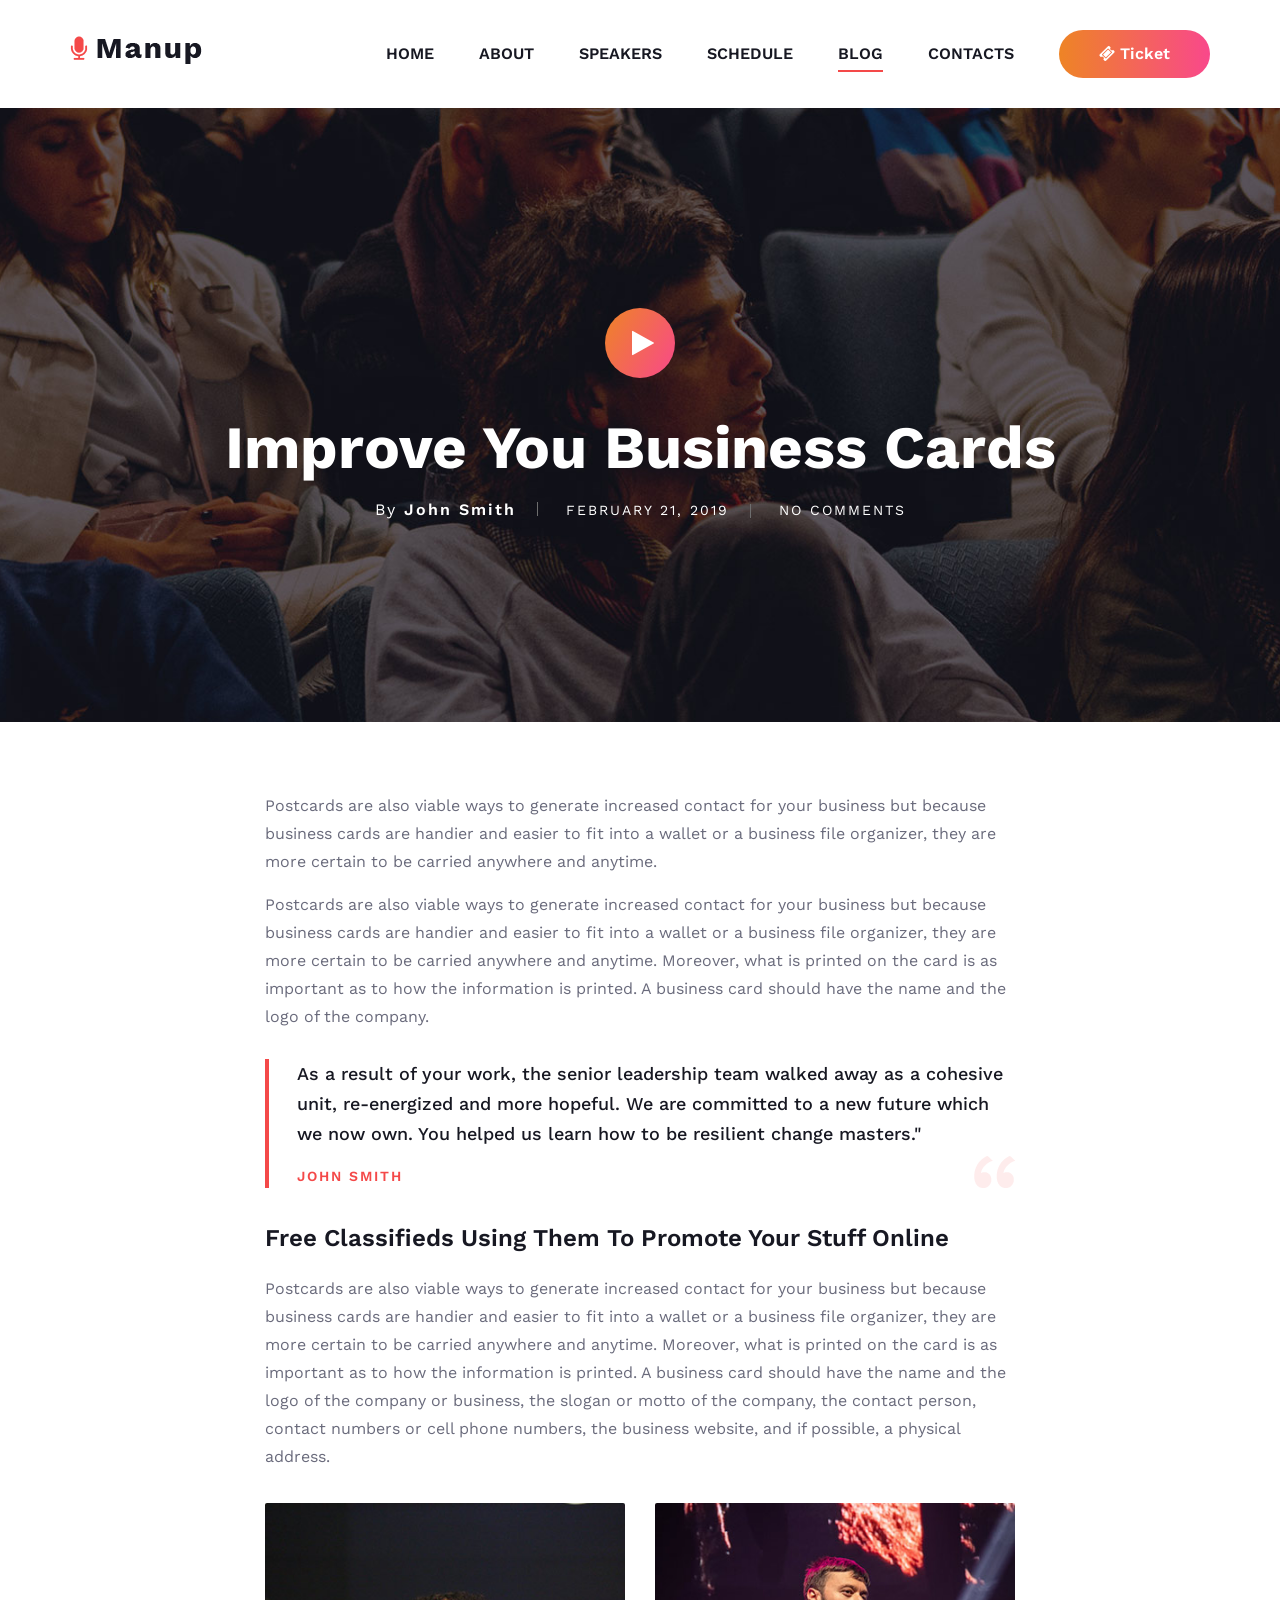
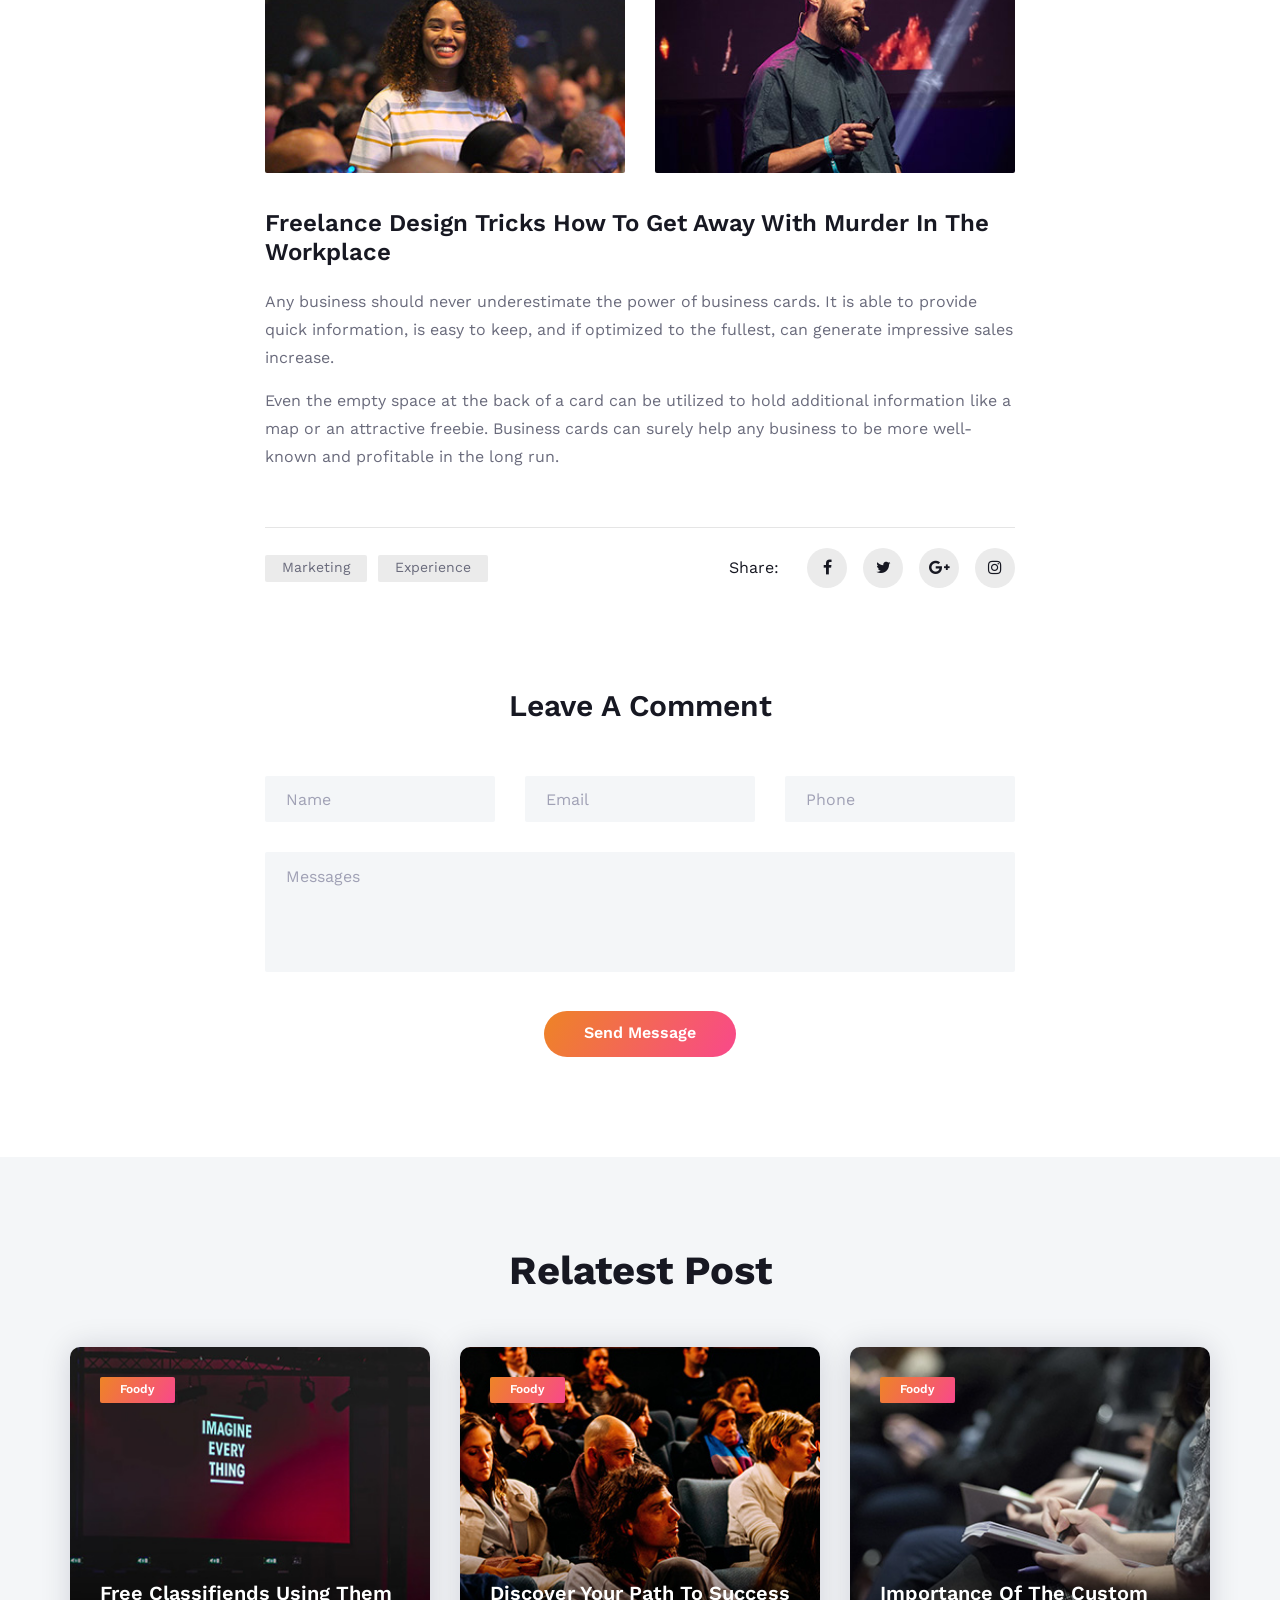
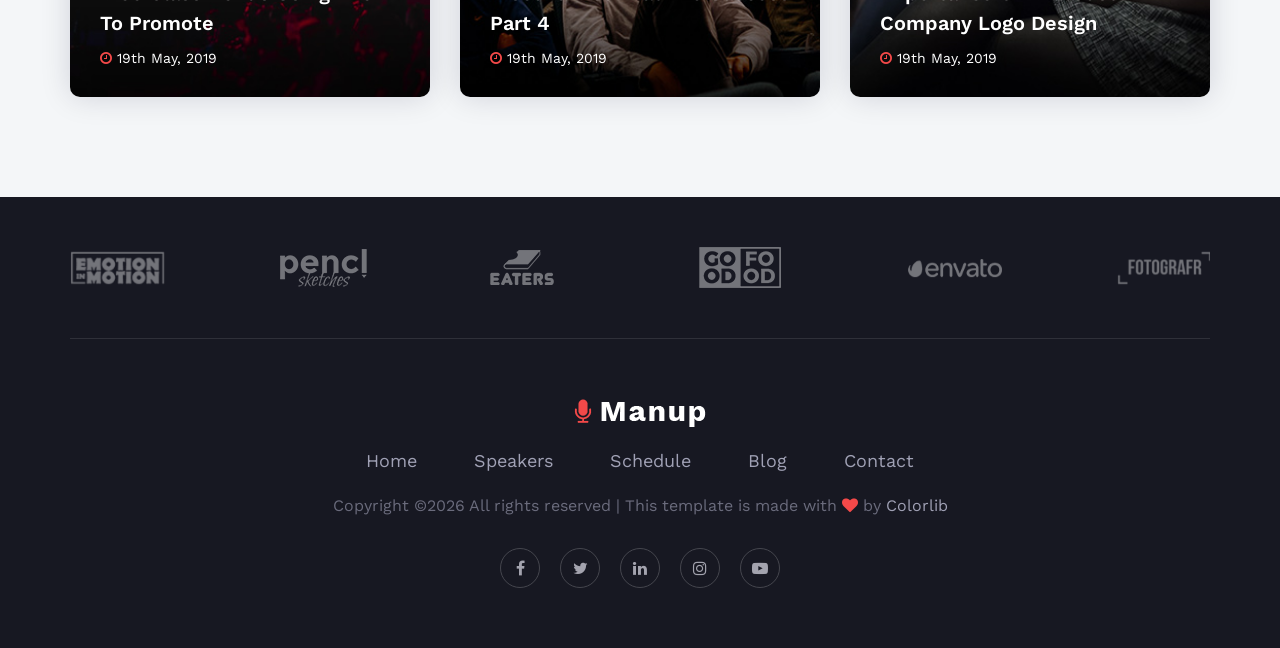
<file: manup-master/blog-details.html>
<!DOCTYPE html>
<html lang="zxx">

<head>
    <meta charset="UTF-8">
    <meta name="description" content="Manup Template">
    <meta name="keywords" content="Manup, unica, creative, html">
    <meta name="viewport" content="width=device-width, initial-scale=1.0">
    <meta http-equiv="X-UA-Compatible" content="ie=edge">
    <title>Manup | Template</title>

    <!-- Google Font -->
    <link href="https://fonts.googleapis.com/css?family=Work+Sans:400,500,600,700,800,900&display=swap"
        rel="stylesheet">
    <link href="https://fonts.googleapis.com/css?family=Poppins:400,500,600,700&display=swap" rel="stylesheet">


    <!-- Css Styles -->
    <link rel="stylesheet" href="css/bootstrap.min.css" type="text/css">
    <link rel="stylesheet" href="css/font-awesome.min.css" type="text/css">
    <link rel="stylesheet" href="css/elegant-icons.css" type="text/css">
    <link rel="stylesheet" href="css/owl.carousel.min.css" type="text/css">
    <link rel="stylesheet" href="css/magnific-popup.css" type="text/css">
    <link rel="stylesheet" href="css/slicknav.min.css" type="text/css">
    <link rel="stylesheet" href="css/style.css" type="text/css">
</head>

<body>
    <!-- Page Preloder -->
    <div id="preloder">
        <div class="loader"></div>
    </div>

    <!-- Header Section Begin -->
    <header class="header-section">
        <div class="container">
            <div class="logo">
                <a href="./index.html">
                    <img src="img/logo.png" alt="">
                </a>
            </div>
            <div class="nav-menu">
                <nav class="mainmenu mobile-menu">
                    <ul>
                        <li><a href="./index.html">Home</a></li>
                        <li><a href="./about-us.html">About</a></li>
                        <li><a href="./speaker.html">Speakers</a>
                            <ul class="dropdown">
                                <li><a href="#">Jayden</a></li>
                                <li><a href="#">Sara</a></li>
                                <li><a href="#">Emma</a></li>
                                <li><a href="#">Harriet</a></li>
                            </ul>
                        </li>
                        <li><a href="./schedule.html">Schedule</a></li>
                        <li class="active"><a href="./blog.html">Blog</a></li>
                        <li><a href="./contact.html">Contacts</a></li>
                    </ul>
                </nav>
                <a href="#" class="primary-btn top-btn"><i class="fa fa-ticket"></i> Ticket</a>
            </div>
            <div id="mobile-menu-wrap"></div>
        </div>
    </header>
    <!-- Header End -->

    <!-- Blog Details Hero Section Begin -->
    <section class="blog-hero-section set-bg" data-setbg="img/blog/blog-details/blog-details-hero.jpg">
        <div class="container">
            <div class="row">
                <div class="col-lg-12">
                    <div class="bh-text">
                        <a href="https://www.youtube.com/watch?v=EzKkl64rRbM" class="play-btn video-popup"><i
                                class="fa fa-play"></i></a>
                        <h2>Improve You Business Cards</h2>
                        <ul>
                            <li><span>By <strong>John Smith</strong></span></li>
                            <li>February 21, 2019</li>
                            <li>No Comments</li>
                        </ul>
                    </div>
                </div>
            </div>
        </div>
    </section>
    <!-- Blog Details Hero Section End -->

    <!-- Blog Details Section Begin -->
    <section class="blog-details-section">
        <div class="container">
            <div class="row">
                <div class="col-lg-8 m-auto">
                    <div class="bd-text">
                        <div class="bd-title">
                            <p>Postcards are also viable ways to generate increased contact for your business but
                                because business cards are handier and easier to fit into a wallet or a business file
                                organizer, they are more certain to be carried anywhere and anytime.</p>
                            <p>Postcards are also viable ways to generate increased contact for your business but
                                because business cards are handier and easier to fit into a wallet or a business file
                                organizer, they are more certain to be carried anywhere and anytime. Moreover, what is
                                printed on the card is as important as to how the information is printed. A business
                                card should have the name and the logo of the company.</p>
                        </div>
                        <div class="bd-quote">
                            <p>As a result of your work, the senior leadership team walked away as a cohesive unit,
                                re-energized and more hopeful. We are committed to a new future which we now own. You
                                helped us learn how to be resilient change masters."</p>
                            <span>John Smith</span>
                            <img src="img/quote-left.png" alt="">
                        </div>
                        <div class="bd-more-text">
                            <h4>Free Classifieds Using Them To Promote Your Stuff Online</h4>
                            <p>Postcards are also viable ways to generate increased contact for your business but
                                because business cards are handier and easier to fit into a wallet or a business file
                                organizer, they are more certain to be carried anywhere and anytime. Moreover, what is
                                printed on the card is as important as to how the information is printed. A business
                                card should have the name and the logo of the company or business, the slogan or motto
                                of the company, the contact person, contact numbers or cell phone numbers, the business
                                website, and if possible, a physical address.</p>
                        </div>
                        <div class="bd-more-pic">
                            <div class="row">
                                <div class="col-md-6">
                                    <img src="img/blog/blog-details/blog-more-1.jpg" alt="">
                                </div>
                                <div class="col-md-6">
                                    <img src="img/blog/blog-details/blog-more-2.jpg" alt="">
                                </div>
                            </div>
                        </div>
                        <div class="bd-more-text second-text">
                            <h4>Freelance Design Tricks How To Get Away With Murder In The Workplace</h4>
                            <p>Any business should never underestimate the power of business cards. It is able to
                                provide quick information, is easy to keep, and if optimized to the fullest, can
                                generate impressive sales increase.</p>
                            <p>Even the empty space at the back of a card can be utilized to hold additional information
                                like a map or an attractive freebie. Business cards can surely help any business to be
                                more well-known and profitable in the long run.</p>
                        </div>
                        <div class="bd-tag-share">
                            <div class="tag">
                                <a href="#">Marketing</a>
                                <a href="#">Experience</a>
                            </div>
                            <div class="s-share">
                                <span>Share:</span>
                                <a href="#"><i class="fa fa-facebook"></i></a>
                                <a href="#"><i class="fa fa-twitter"></i></a>
                                <a href="#"><i class="fa fa-google-plus"></i></a>
                                <a href="#"><i class="fa fa-instagram"></i></a>
                            </div>
                        </div>
                    </div>
                </div>
            </div>
        </div>
    </section>
    <!-- Blog Details Section End -->

    <!-- Comment Form Section Begin -->
    <div class="comment-section spad">
        <div class="container">
            <div class="row">
                <div class="col-lg-12">
                    <div class="section-title">
                        <h3>Leave A Comment</h3>
                    </div>
                </div>
            </div>
            <div class="row">
                <div class="col-lg-8 m-auto">
                    <form action="#" class="comment-form">
                        <div class="row">
                            <div class="col-lg-4">
                                <input type="text" placeholder="Name">
                            </div>
                            <div class="col-lg-4">
                                <input type="text" placeholder="Email">
                            </div>
                            <div class="col-lg-4">
                                <input type="text" placeholder="Phone">
                            </div>
                            <div class="col-lg-12 text-center">
                                <textarea placeholder="Messages"></textarea>
                                <button type="submit" class="site-btn">Send Message</button>
                            </div>
                        </div>
                    </form>
                </div>
            </div>
        </div>
    </div>
    <!-- Comment Form Section End -->

    <!-- Related Post Section Begin -->
    <section class="related-post-section spad">
        <div class="container">
            <div class="row">
                <div class="col-lg-12">
                    <div class="section-title">
                        <h2>Relatest Post</h2>
                    </div>
                </div>
            </div>
            <div class="row">
                <div class="col-md-4">
                    <div class="blog-item set-bg" data-setbg="img/related-post/related-post-1.jpg">
                        <div class="bi-tag bg-gradient">Foody</div>
                        <div class="bi-text">
                            <h5><a href="#">Free Classifiends Using Them To Promote</a></h5>
                            <span><i class="fa fa-clock-o"></i> 19th May, 2019</span>
                        </div>
                    </div>
                </div>
                <div class="col-md-4">
                    <div class="blog-item set-bg" data-setbg="img/related-post/related-post-2.jpg">
                        <div class="bi-tag bg-gradient">Foody</div>
                        <div class="bi-text">
                            <h5><a href="#">Discover Your Path To Success Part 4</a></h5>
                            <span><i class="fa fa-clock-o"></i> 19th May, 2019</span>
                        </div>
                    </div>
                </div>
                <div class="col-md-4">
                    <div class="blog-item set-bg" data-setbg="img/related-post/related-post-3.jpg">
                        <div class="bi-tag bg-gradient">Foody</div>
                        <div class="bi-text">
                            <h5><a href="#">Importance Of The Custom Company Logo Design</a></h5>
                            <span><i class="fa fa-clock-o"></i> 19th May, 2019</span>
                        </div>
                    </div>
                </div>
            </div>
        </div>
    </section>
    <!-- Related Post Section End -->

    <!-- Footer Section Begin -->
    <footer class="footer-section">
        <div class="container">
            <div class="partner-logo owl-carousel">
                <a href="#" class="pl-table">
                    <div class="pl-tablecell">
                        <img src="img/partner-logo/logo-1.png" alt="">
                    </div>
                </a>
                <a href="#" class="pl-table">
                    <div class="pl-tablecell">
                        <img src="img/partner-logo/logo-2.png" alt="">
                    </div>
                </a>
                <a href="#" class="pl-table">
                    <div class="pl-tablecell">
                        <img src="img/partner-logo/logo-3.png" alt="">
                    </div>
                </a>
                <a href="#" class="pl-table">
                    <div class="pl-tablecell">
                        <img src="img/partner-logo/logo-4.png" alt="">
                    </div>
                </a>
                <a href="#" class="pl-table">
                    <div class="pl-tablecell">
                        <img src="img/partner-logo/logo-5.png" alt="">
                    </div>
                </a>
                <a href="#" class="pl-table">
                    <div class="pl-tablecell">
                        <img src="img/partner-logo/logo-6.png" alt="">
                    </div>
                </a>
            </div>
            <div class="row">
                <div class="col-lg-12">
                    <div class="footer-text">
                        <div class="ft-logo">
                            <a href="#" class="footer-logo"><img src="img/footer-logo.png" alt=""></a>
                        </div>
                        <ul>
                            <li><a href="#">Home</a></li>
                            <li><a href="#">Speakers</a></li>
                            <li><a href="#">Schedule</a></li>
                            <li><a href="#">Blog</a></li>
                            <li><a href="#">Contact</a></li>
                        </ul>
                        <div class="copyright-text"><p><!-- Link back to Colorlib can't be removed. Template is licensed under CC BY 3.0. -->
  Copyright &copy;<script>document.write(new Date().getFullYear());</script> All rights reserved | This template is made with <i class="fa fa-heart" aria-hidden="true"></i> by <a href="https://colorlib.com" target="_blank">Colorlib</a>
  <!-- Link back to Colorlib can't be removed. Template is licensed under CC BY 3.0. --></p></div>
                        <div class="ft-social">
                            <a href="#"><i class="fa fa-facebook"></i></a>
                            <a href="#"><i class="fa fa-twitter"></i></a>
                            <a href="#"><i class="fa fa-linkedin"></i></a>
                            <a href="#"><i class="fa fa-instagram"></i></a>
                            <a href="#"><i class="fa fa-youtube-play"></i></a>
                        </div>
                    </div>
                </div>
            </div>
        </div>
    </footer>
    <!-- Footer Section End -->

    <!-- Js Plugins -->
    <script src="js/jquery-3.3.1.min.js"></script>
    <script src="js/bootstrap.min.js"></script>
    <script src="js/jquery.magnific-popup.min.js"></script>
    <script src="js/jquery.countdown.min.js"></script>
    <script src="js/jquery.slicknav.js"></script>
    <script src="js/owl.carousel.min.js"></script>
    <script src="js/main.js"></script>
</body>

</html>
</file>
<file: BD-Webinar/css/elegant-icons.css>
@font-face {
	font-family: 'ElegantIcons';
	src:url('../fonts/ElegantIcons.eot');
	src:url('../fonts/ElegantIcons.eot?#iefix') format('embedded-opentype'),
		url('../fonts/ElegantIcons.woff') format('woff'),
		url('../fonts/ElegantIcons.ttf') format('truetype'),
		url('../fonts/ElegantIcons.svg#ElegantIcons') format('svg');
	font-weight: normal;
	font-style: normal;
}

/* Use the following CSS code if you want to use data attributes for inserting your icons */
[data-icon]:before {
	font-family: 'ElegantIcons';
	content: attr(data-icon);
	speak: none;
	font-weight: normal;
	font-variant: normal;
	text-transform: none;
	line-height: 1;
	-webkit-font-smoothing: antialiased;
	-moz-osx-font-smoothing: grayscale;
}

/* Use the following CSS code if you want to have a class per icon */
/*
Instead of a list of all class selectors,
you can use the generic selector below, but it's slower:
[class*="your-class-prefix"] {
*/
.arrow_up, .arrow_down, .arrow_left, .arrow_right, .arrow_left-up, .arrow_right-up, .arrow_right-down, .arrow_left-down, .arrow-up-down, .arrow_up-down_alt, .arrow_left-right_alt, .arrow_left-right, .arrow_expand_alt2, .arrow_expand_alt, .arrow_condense, .arrow_expand, .arrow_move, .arrow_carrot-up, .arrow_carrot-down, .arrow_carrot-left, .arrow_carrot-right, .arrow_carrot-2up, .arrow_carrot-2down, .arrow_carrot-2left, .arrow_carrot-2right, .arrow_carrot-up_alt2, .arrow_carrot-down_alt2, .arrow_carrot-left_alt2, .arrow_carrot-right_alt2, .arrow_carrot-2up_alt2, .arrow_carrot-2down_alt2, .arrow_carrot-2left_alt2, .arrow_carrot-2right_alt2, .arrow_triangle-up, .arrow_triangle-down, .arrow_triangle-left, .arrow_triangle-right, .arrow_triangle-up_alt2, .arrow_triangle-down_alt2, .arrow_triangle-left_alt2, .arrow_triangle-right_alt2, .arrow_back, .icon_minus-06, .icon_plus, .icon_close, .icon_check, .icon_minus_alt2, .icon_plus_alt2, .icon_close_alt2, .icon_check_alt2, .icon_zoom-out_alt, .icon_zoom-in_alt, .icon_search, .icon_box-empty, .icon_box-selected, .icon_minus-box, .icon_plus-box, .icon_box-checked, .icon_circle-empty, .icon_circle-slelected, .icon_stop_alt2, .icon_stop, .icon_pause_alt2, .icon_pause, .icon_menu, .icon_menu-square_alt2, .icon_menu-circle_alt2, .icon_ul, .icon_ol, .icon_adjust-horiz, .icon_adjust-vert, .icon_document_alt, .icon_documents_alt, .icon_pencil, .icon_pencil-edit_alt, .icon_pencil-edit, .icon_folder-alt, .icon_folder-open_alt, .icon_folder-add_alt, .icon_info_alt, .icon_error-oct_alt, .icon_error-circle_alt, .icon_error-triangle_alt, .icon_question_alt2, .icon_question, .icon_comment_alt, .icon_chat_alt, .icon_vol-mute_alt, .icon_volume-low_alt, .icon_volume-high_alt, .icon_quotations, .icon_quotations_alt2, .icon_clock_alt, .icon_lock_alt, .icon_lock-open_alt, .icon_key_alt, .icon_cloud_alt, .icon_cloud-upload_alt, .icon_cloud-download_alt, .icon_image, .icon_images, .icon_lightbulb_alt, .icon_gift_alt, .icon_house_alt, .icon_genius, .icon_mobile, .icon_tablet, .icon_laptop, .icon_desktop, .icon_camera_alt, .icon_mail_alt, .icon_cone_alt, .icon_ribbon_alt, .icon_bag_alt, .icon_creditcard, .icon_cart_alt, .icon_paperclip, .icon_tag_alt, .icon_tags_alt, .icon_trash_alt, .icon_cursor_alt, .icon_mic_alt, .icon_compass_alt, .icon_pin_alt, .icon_pushpin_alt, .icon_map_alt, .icon_drawer_alt, .icon_toolbox_alt, .icon_book_alt, .icon_calendar, .icon_film, .icon_table, .icon_contacts_alt, .icon_headphones, .icon_lifesaver, .icon_piechart, .icon_refresh, .icon_link_alt, .icon_link, .icon_loading, .icon_blocked, .icon_archive_alt, .icon_heart_alt, .icon_star_alt, .icon_star-half_alt, .icon_star, .icon_star-half, .icon_tools, .icon_tool, .icon_cog, .icon_cogs, .arrow_up_alt, .arrow_down_alt, .arrow_left_alt, .arrow_right_alt, .arrow_left-up_alt, .arrow_right-up_alt, .arrow_right-down_alt, .arrow_left-down_alt, .arrow_condense_alt, .arrow_expand_alt3, .arrow_carrot_up_alt, .arrow_carrot-down_alt, .arrow_carrot-left_alt, .arrow_carrot-right_alt, .arrow_carrot-2up_alt, .arrow_carrot-2dwnn_alt, .arrow_carrot-2left_alt, .arrow_carrot-2right_alt, .arrow_triangle-up_alt, .arrow_triangle-down_alt, .arrow_triangle-left_alt, .arrow_triangle-right_alt, .icon_minus_alt, .icon_plus_alt, .icon_close_alt, .icon_check_alt, .icon_zoom-out, .icon_zoom-in, .icon_stop_alt, .icon_menu-square_alt, .icon_menu-circle_alt, .icon_document, .icon_documents, .icon_pencil_alt, .icon_folder, .icon_folder-open, .icon_folder-add, .icon_folder_upload, .icon_folder_download, .icon_info, .icon_error-circle, .icon_error-oct, .icon_error-triangle, .icon_question_alt, .icon_comment, .icon_chat, .icon_vol-mute, .icon_volume-low, .icon_volume-high, .icon_quotations_alt, .icon_clock, .icon_lock, .icon_lock-open, .icon_key, .icon_cloud, .icon_cloud-upload, .icon_cloud-download, .icon_lightbulb, .icon_gift, .icon_house, .icon_camera, .icon_mail, .icon_cone, .icon_ribbon, .icon_bag, .icon_cart, .icon_tag, .icon_tags, .icon_trash, .icon_cursor, .icon_mic, .icon_compass, .icon_pin, .icon_pushpin, .icon_map, .icon_drawer, .icon_toolbox, .icon_book, .icon_contacts, .icon_archive, .icon_heart, .icon_profile, .icon_group, .icon_grid-2x2, .icon_grid-3x3, .icon_music, .icon_pause_alt, .icon_phone, .icon_upload, .icon_download, .social_facebook, .social_twitter, .social_pinterest, .social_googleplus, .social_tumblr, .social_tumbleupon, .social_wordpress, .social_instagram, .social_dribbble, .social_vimeo, .social_linkedin, .social_rss, .social_deviantart, .social_share, .social_myspace, .social_skype, .social_youtube, .social_picassa, .social_googledrive, .social_flickr, .social_blogger, .social_spotify, .social_delicious, .social_facebook_circle, .social_twitter_circle, .social_pinterest_circle, .social_googleplus_circle, .social_tumblr_circle, .social_stumbleupon_circle, .social_wordpress_circle, .social_instagram_circle, .social_dribbble_circle, .social_vimeo_circle, .social_linkedin_circle, .social_rss_circle, .social_deviantart_circle, .social_share_circle, .social_myspace_circle, .social_skype_circle, .social_youtube_circle, .social_picassa_circle, .social_googledrive_alt2, .social_flickr_circle, .social_blogger_circle, .social_spotify_circle, .social_delicious_circle, .social_facebook_square, .social_twitter_square, .social_pinterest_square, .social_googleplus_square, .social_tumblr_square, .social_stumbleupon_square, .social_wordpress_square, .social_instagram_square, .social_dribbble_square, .social_vimeo_square, .social_linkedin_square, .social_rss_square, .social_deviantart_square, .social_share_square, .social_myspace_square, .social_skype_square, .social_youtube_square, .social_picassa_square, .social_googledrive_square, .social_flickr_square, .social_blogger_square, .social_spotify_square, .social_delicious_square, .icon_printer, .icon_calulator, .icon_building, .icon_floppy, .icon_drive, .icon_search-2, .icon_id, .icon_id-2, .icon_puzzle, .icon_like, .icon_dislike, .icon_mug, .icon_currency, .icon_wallet, .icon_pens, .icon_easel, .icon_flowchart, .icon_datareport, .icon_briefcase, .icon_shield, .icon_percent, .icon_globe, .icon_globe-2, .icon_target, .icon_hourglass, .icon_balance, .icon_rook, .icon_printer-alt, .icon_calculator_alt, .icon_building_alt, .icon_floppy_alt, .icon_drive_alt, .icon_search_alt, .icon_id_alt, .icon_id-2_alt, .icon_puzzle_alt, .icon_like_alt, .icon_dislike_alt, .icon_mug_alt, .icon_currency_alt, .icon_wallet_alt, .icon_pens_alt, .icon_easel_alt, .icon_flowchart_alt, .icon_datareport_alt, .icon_briefcase_alt, .icon_shield_alt, .icon_percent_alt, .icon_globe_alt, .icon_clipboard {
	font-family: 'ElegantIcons';
	speak: none;
	font-style: normal;
	font-weight: normal;
	font-variant: normal;
	text-transform: none;
	line-height: 1;
	-webkit-font-smoothing: antialiased;
}
.arrow_up:before {
	content: "\21";
}
.arrow_down:before {
	content: "\22";
}
.arrow_left:before {
	content: "\23";
}
.arrow_right:before {
	content: "\24";
}
.arrow_left-up:before {
	content: "\25";
}
.arrow_right-up:before {
	content: "\26";
}
.arrow_right-down:before {
	content: "\27";
}
.arrow_left-down:before {
	content: "\28";
}
.arrow-up-down:before {
	content: "\29";
}
.arrow_up-down_alt:before {
	content: "\2a";
}
.arrow_left-right_alt:before {
	content: "\2b";
}
.arrow_left-right:before {
	content: "\2c";
}
.arrow_expand_alt2:before {
	content: "\2d";
}
.arrow_expand_alt:before {
	content: "\2e";
}
.arrow_condense:before {
	content: "\2f";
}
.arrow_expand:before {
	content: "\30";
}
.arrow_move:before {
	content: "\31";
}
.arrow_carrot-up:before {
	content: "\32";
}
.arrow_carrot-down:before {
	content: "\33";
}
.arrow_carrot-left:before {
	content: "\34";
}
.arrow_carrot-right:before {
	content: "\35";
}
.arrow_carrot-2up:before {
	content: "\36";
}
.arrow_carrot-2down:before {
	content: "\37";
}
.arrow_carrot-2left:before {
	content: "\38";
}
.arrow_carrot-2right:before {
	content: "\39";
}
.arrow_carrot-up_alt2:before {
	content: "\3a";
}
.arrow_carrot-down_alt2:before {
	content: "\3b";
}
.arrow_carrot-left_alt2:before {
	content: "\3c";
}
.arrow_carrot-right_alt2:before {
	content: "\3d";
}
.arrow_carrot-2up_alt2:before {
	content: "\3e";
}
.arrow_carrot-2down_alt2:before {
	content: "\3f";
}
.arrow_carrot-2left_alt2:before {
	content: "\40";
}
.arrow_carrot-2right_alt2:before {
	content: "\41";
}
.arrow_triangle-up:before {
	content: "\42";
}
.arrow_triangle-down:before {
	content: "\43";
}
.arrow_triangle-left:before {
	content: "\44";
}
.arrow_triangle-right:before {
	content: "\45";
}
.arrow_triangle-up_alt2:before {
	content: "\46";
}
.arrow_triangle-down_alt2:before {
	content: "\47";
}
.arrow_triangle-left_alt2:before {
	content: "\48";
}
.arrow_triangle-right_alt2:before {
	content: "\49";
}
.arrow_back:before {
	content: "\4a";
}
.icon_minus-06:before {
	content: "\4b";
}
.icon_plus:before {
	content: "\4c";
}
.icon_close:before {
	content: "\4d";
}
.icon_check:before {
	content: "\4e";
}
.icon_minus_alt2:before {
	content: "\4f";
}
.icon_plus_alt2:before {
	content: "\50";
}
.icon_close_alt2:before {
	content: "\51";
}
.icon_check_alt2:before {
	content: "\52";
}
.icon_zoom-out_alt:before {
	content: "\53";
}
.icon_zoom-in_alt:before {
	content: "\54";
}
.icon_search:before {
	content: "\55";
}
.icon_box-empty:before {
	content: "\56";
}
.icon_box-selected:before {
	content: "\57";
}
.icon_minus-box:before {
	content: "\58";
}
.icon_plus-box:before {
	content: "\59";
}
.icon_box-checked:before {
	content: "\5a";
}
.icon_circle-empty:before {
	content: "\5b";
}
.icon_circle-slelected:before {
	content: "\5c";
}
.icon_stop_alt2:before {
	content: "\5d";
}
.icon_stop:before {
	content: "\5e";
}
.icon_pause_alt2:before {
	content: "\5f";
}
.icon_pause:before {
	content: "\60";
}
.icon_menu:before {
	content: "\61";
}
.icon_menu-square_alt2:before {
	content: "\62";
}
.icon_menu-circle_alt2:before {
	content: "\63";
}
.icon_ul:before {
	content: "\64";
}
.icon_ol:before {
	content: "\65";
}
.icon_adjust-horiz:before {
	content: "\66";
}
.icon_adjust-vert:before {
	content: "\67";
}
.icon_document_alt:before {
	content: "\68";
}
.icon_documents_alt:before {
	content: "\69";
}
.icon_pencil:before {
	content: "\6a";
}
.icon_pencil-edit_alt:before {
	content: "\6b";
}
.icon_pencil-edit:before {
	content: "\6c";
}
.icon_folder-alt:before {
	content: "\6d";
}
.icon_folder-open_alt:before {
	content: "\6e";
}
.icon_folder-add_alt:before {
	content: "\6f";
}
.icon_info_alt:before {
	content: "\70";
}
.icon_error-oct_alt:before {
	content: "\71";
}
.icon_error-circle_alt:before {
	content: "\72";
}
.icon_error-triangle_alt:before {
	content: "\73";
}
.icon_question_alt2:before {
	content: "\74";
}
.icon_question:before {
	content: "\75";
}
.icon_comment_alt:before {
	content: "\76";
}
.icon_chat_alt:before {
	content: "\77";
}
.icon_vol-mute_alt:before {
	content: "\78";
}
.icon_volume-low_alt:before {
	content: "\79";
}
.icon_volume-high_alt:before {
	content: "\7a";
}
.icon_quotations:before {
	content: "\7b";
}
.icon_quotations_alt2:before {
	content: "\7c";
}
.icon_clock_alt:before {
	content: "\7d";
}
.icon_lock_alt:before {
	content: "\7e";
}
.icon_lock-open_alt:before {
	content: "\e000";
}
.icon_key_alt:before {
	content: "\e001";
}
.icon_cloud_alt:before {
	content: "\e002";
}
.icon_cloud-upload_alt:before {
	content: "\e003";
}
.icon_cloud-download_alt:before {
	content: "\e004";
}
.icon_image:before {
	content: "\e005";
}
.icon_images:before {
	content: "\e006";
}
.icon_lightbulb_alt:before {
	content: "\e007";
}
.icon_gift_alt:before {
	content: "\e008";
}
.icon_house_alt:before {
	content: "\e009";
}
.icon_genius:before {
	content: "\e00a";
}
.icon_mobile:before {
	content: "\e00b";
}
.icon_tablet:before {
	content: "\e00c";
}
.icon_laptop:before {
	content: "\e00d";
}
.icon_desktop:before {
	content: "\e00e";
}
.icon_camera_alt:before {
	content: "\e00f";
}
.icon_mail_alt:before {
	content: "\e010";
}
.icon_cone_alt:before {
	content: "\e011";
}
.icon_ribbon_alt:before {
	content: "\e012";
}
.icon_bag_alt:before {
	content: "\e013";
}
.icon_creditcard:before {
	content: "\e014";
}
.icon_cart_alt:before {
	content: "\e015";
}
.icon_paperclip:before {
	content: "\e016";
}
.icon_tag_alt:before {
	content: "\e017";
}
.icon_tags_alt:before {
	content: "\e018";
}
.icon_trash_alt:before {
	content: "\e019";
}
.icon_cursor_alt:before {
	content: "\e01a";
}
.icon_mic_alt:before {
	content: "\e01b";
}
.icon_compass_alt:before {
	content: "\e01c";
}
.icon_pin_alt:before {
	content: "\e01d";
}
.icon_pushpin_alt:before {
	content: "\e01e";
}
.icon_map_alt:before {
	content: "\e01f";
}
.icon_drawer_alt:before {
	content: "\e020";
}
.icon_toolbox_alt:before {
	content: "\e021";
}
.icon_book_alt:before {
	content: "\e022";
}
.icon_calendar:before {
	content: "\e023";
}
.icon_film:before {
	content: "\e024";
}
.icon_table:before {
	content: "\e025";
}
.icon_contacts_alt:before {
	content: "\e026";
}
.icon_headphones:before {
	content: "\e027";
}
.icon_lifesaver:before {
	content: "\e028";
}
.icon_piechart:before {
	content: "\e029";
}
.icon_refresh:before {
	content: "\e02a";
}
.icon_link_alt:before {
	content: "\e02b";
}
.icon_link:before {
	content: "\e02c";
}
.icon_loading:before {
	content: "\e02d";
}
.icon_blocked:before {
	content: "\e02e";
}
.icon_archive_alt:before {
	content: "\e02f";
}
.icon_heart_alt:before {
	content: "\e030";
}
.icon_star_alt:before {
	content: "\e031";
}
.icon_star-half_alt:before {
	content: "\e032";
}
.icon_star:before {
	content: "\e033";
}
.icon_star-half:before {
	content: "\e034";
}
.icon_tools:before {
	content: "\e035";
}
.icon_tool:before {
	content: "\e036";
}
.icon_cog:before {
	content: "\e037";
}
.icon_cogs:before {
	content: "\e038";
}
.arrow_up_alt:before {
	content: "\e039";
}
.arrow_down_alt:before {
	content: "\e03a";
}
.arrow_left_alt:before {
	content: "\e03b";
}
.arrow_right_alt:before {
	content: "\e03c";
}
.arrow_left-up_alt:before {
	content: "\e03d";
}
.arrow_right-up_alt:before {
	content: "\e03e";
}
.arrow_right-down_alt:before {
	content: "\e03f";
}
.arrow_left-down_alt:before {
	content: "\e040";
}
.arrow_condense_alt:before {
	content: "\e041";
}
.arrow_expand_alt3:before {
	content: "\e042";
}
.arrow_carrot_up_alt:before {
	content: "\e043";
}
.arrow_carrot-down_alt:before {
	content: "\e044";
}
.arrow_carrot-left_alt:before {
	content: "\e045";
}
.arrow_carrot-right_alt:before {
	content: "\e046";
}
.arrow_carrot-2up_alt:before {
	content: "\e047";
}
.arrow_carrot-2dwnn_alt:before {
	content: "\e048";
}
.arrow_carrot-2left_alt:before {
	content: "\e049";
}
.arrow_carrot-2right_alt:before {
	content: "\e04a";
}
.arrow_triangle-up_alt:before {
	content: "\e04b";
}
.arrow_triangle-down_alt:before {
	content: "\e04c";
}
.arrow_triangle-left_alt:before {
	content: "\e04d";
}
.arrow_triangle-right_alt:before {
	content: "\e04e";
}
.icon_minus_alt:before {
	content: "\e04f";
}
.icon_plus_alt:before {
	content: "\e050";
}
.icon_close_alt:before {
	content: "\e051";
}
.icon_check_alt:before {
	content: "\e052";
}
.icon_zoom-out:before {
	content: "\e053";
}
.icon_zoom-in:before {
	content: "\e054";
}
.icon_stop_alt:before {
	content: "\e055";
}
.icon_menu-square_alt:before {
	content: "\e056";
}
.icon_menu-circle_alt:before {
	content: "\e057";
}
.icon_document:before {
	content: "\e058";
}
.icon_documents:before {
	content: "\e059";
}
.icon_pencil_alt:before {
	content: "\e05a";
}
.icon_folder:before {
	content: "\e05b";
}
.icon_folder-open:before {
	content: "\e05c";
}
.icon_folder-add:before {
	content: "\e05d";
}
.icon_folder_upload:before {
	content: "\e05e";
}
.icon_folder_download:before {
	content: "\e05f";
}
.icon_info:before {
	content: "\e060";
}
.icon_error-circle:before {
	content: "\e061";
}
.icon_error-oct:before {
	content: "\e062";
}
.icon_error-triangle:before {
	content: "\e063";
}
.icon_question_alt:before {
	content: "\e064";
}
.icon_comment:before {
	content: "\e065";
}
.icon_chat:before {
	content: "\e066";
}
.icon_vol-mute:before {
	content: "\e067";
}
.icon_volume-low:before {
	content: "\e068";
}
.icon_volume-high:before {
	content: "\e069";
}
.icon_quotations_alt:before {
	content: "\e06a";
}
.icon_clock:before {
	content: "\e06b";
}
.icon_lock:before {
	content: "\e06c";
}
.icon_lock-open:before {
	content: "\e06d";
}
.icon_key:before {
	content: "\e06e";
}
.icon_cloud:before {
	content: "\e06f";
}
.icon_cloud-upload:before {
	content: "\e070";
}
.icon_cloud-download:before {
	content: "\e071";
}
.icon_lightbulb:before {
	content: "\e072";
}
.icon_gift:before {
	content: "\e073";
}
.icon_house:before {
	content: "\e074";
}
.icon_camera:before {
	content: "\e075";
}
.icon_mail:before {
	content: "\e076";
}
.icon_cone:before {
	content: "\e077";
}
.icon_ribbon:before {
	content: "\e078";
}
.icon_bag:before {
	content: "\e079";
}
.icon_cart:before {
	content: "\e07a";
}
.icon_tag:before {
	content: "\e07b";
}
.icon_tags:before {
	content: "\e07c";
}
.icon_trash:before {
	content: "\e07d";
}
.icon_cursor:before {
	content: "\e07e";
}
.icon_mic:before {
	content: "\e07f";
}
.icon_compass:before {
	content: "\e080";
}
.icon_pin:before {
	content: "\e081";
}
.icon_pushpin:before {
	content: "\e082";
}
.icon_map:before {
	content: "\e083";
}
.icon_drawer:before {
	content: "\e084";
}
.icon_toolbox:before {
	content: "\e085";
}
.icon_book:before {
	content: "\e086";
}
.icon_contacts:before {
	content: "\e087";
}
.icon_archive:before {
	content: "\e088";
}
.icon_heart:before {
	content: "\e089";
}
.icon_profile:before {
	content: "\e08a";
}
.icon_group:before {
	content: "\e08b";
}
.icon_grid-2x2:before {
	content: "\e08c";
}
.icon_grid-3x3:before {
	content: "\e08d";
}
.icon_music:before {
	content: "\e08e";
}
.icon_pause_alt:before {
	content: "\e08f";
}
.icon_phone:before {
	content: "\e090";
}
.icon_upload:before {
	content: "\e091";
}
.icon_download:before {
	content: "\e092";
}
.social_facebook:before {
	content: "\e093";
}
.social_twitter:before {
	content: "\e094";
}
.social_pinterest:before {
	content: "\e095";
}
.social_googleplus:before {
	content: "\e096";
}
.social_tumblr:before {
	content: "\e097";
}
.social_tumbleupon:before {
	content: "\e098";
}
.social_wordpress:before {
	content: "\e099";
}
.social_instagram:before {
	content: "\e09a";
}
.social_dribbble:before {
	content: "\e09b";
}
.social_vimeo:before {
	content: "\e09c";
}
.social_linkedin:before {
	content: "\e09d";
}
.social_rss:before {
	content: "\e09e";
}
.social_deviantart:before {
	content: "\e09f";
}
.social_share:before {
	content: "\e0a0";
}
.social_myspace:before {
	content: "\e0a1";
}
.social_skype:before {
	content: "\e0a2";
}
.social_youtube:before {
	content: "\e0a3";
}
.social_picassa:before {
	content: "\e0a4";
}
.social_googledrive:before {
	content: "\e0a5";
}
.social_flickr:before {
	content: "\e0a6";
}
.social_blogger:before {
	content: "\e0a7";
}
.social_spotify:before {
	content: "\e0a8";
}
.social_delicious:before {
	content: "\e0a9";
}
.social_facebook_circle:before {
	content: "\e0aa";
}
.social_twitter_circle:before {
	content: "\e0ab";
}
.social_pinterest_circle:before {
	content: "\e0ac";
}
.social_googleplus_circle:before {
	content: "\e0ad";
}
.social_tumblr_circle:before {
	content: "\e0ae";
}
.social_stumbleupon_circle:before {
	content: "\e0af";
}
.social_wordpress_circle:before {
	content: "\e0b0";
}
.social_instagram_circle:before {
	content: "\e0b1";
}
.social_dribbble_circle:before {
	content: "\e0b2";
}
.social_vimeo_circle:before {
	content: "\e0b3";
}
.social_linkedin_circle:before {
	content: "\e0b4";
}
.social_rss_circle:before {
	content: "\e0b5";
}
.social_deviantart_circle:before {
	content: "\e0b6";
}
.social_share_circle:before {
	content: "\e0b7";
}
.social_myspace_circle:before {
	content: "\e0b8";
}
.social_skype_circle:before {
	content: "\e0b9";
}
.social_youtube_circle:before {
	content: "\e0ba";
}
.social_picassa_circle:before {
	content: "\e0bb";
}
.social_googledrive_alt2:before {
	content: "\e0bc";
}
.social_flickr_circle:before {
	content: "\e0bd";
}
.social_blogger_circle:before {
	content: "\e0be";
}
.social_spotify_circle:before {
	content: "\e0bf";
}
.social_delicious_circle:before {
	content: "\e0c0";
}
.social_facebook_square:before {
	content: "\e0c1";
}
.social_twitter_square:before {
	content: "\e0c2";
}
.social_pinterest_square:before {
	content: "\e0c3";
}
.social_googleplus_square:before {
	content: "\e0c4";
}
.social_tumblr_square:before {
	content: "\e0c5";
}
.social_stumbleupon_square:before {
	content: "\e0c6";
}
.social_wordpress_square:before {
	content: "\e0c7";
}
.social_instagram_square:before {
	content: "\e0c8";
}
.social_dribbble_square:before {
	content: "\e0c9";
}
.social_vimeo_square:before {
	content: "\e0ca";
}
.social_linkedin_square:before {
	content: "\e0cb";
}
.social_rss_square:before {
	content: "\e0cc";
}
.social_deviantart_square:before {
	content: "\e0cd";
}
.social_share_square:before {
	content: "\e0ce";
}
.social_myspace_square:before {
	content: "\e0cf";
}
.social_skype_square:before {
	content: "\e0d0";
}
.social_youtube_square:before {
	content: "\e0d1";
}
.social_picassa_square:before {
	content: "\e0d2";
}
.social_googledrive_square:before {
	content: "\e0d3";
}
.social_flickr_square:before {
	content: "\e0d4";
}
.social_blogger_square:before {
	content: "\e0d5";
}
.social_spotify_square:before {
	content: "\e0d6";
}
.social_delicious_square:before {
	content: "\e0d7";
}
.icon_printer:before {
	content: "\e103";
}
.icon_calulator:before {
	content: "\e0ee";
}
.icon_building:before {
	content: "\e0ef";
}
.icon_floppy:before {
	content: "\e0e8";
}
.icon_drive:before {
	content: "\e0ea";
}
.icon_search-2:before {
	content: "\e101";
}
.icon_id:before {
	content: "\e107";
}
.icon_id-2:before {
	content: "\e108";
}
.icon_puzzle:before {
	content: "\e102";
}
.icon_like:before {
	content: "\e106";
}
.icon_dislike:before {
	content: "\e0eb";
}
.icon_mug:before {
	content: "\e105";
}
.icon_currency:before {
	content: "\e0ed";
}
.icon_wallet:before {
	content: "\e100";
}
.icon_pens:before {
	content: "\e104";
}
.icon_easel:before {
	content: "\e0e9";
}
.icon_flowchart:before {
	content: "\e109";
}
.icon_datareport:before {
	content: "\e0ec";
}
.icon_briefcase:before {
	content: "\e0fe";
}
.icon_shield:before {
	content: "\e0f6";
}
.icon_percent:before {
	content: "\e0fb";
}
.icon_globe:before {
	content: "\e0e2";
}
.icon_globe-2:before {
	content: "\e0e3";
}
.icon_target:before {
	content: "\e0f5";
}
.icon_hourglass:before {
	content: "\e0e1";
}
.icon_balance:before {
	content: "\e0ff";
}
.icon_rook:before {
	content: "\e0f8";
}
.icon_printer-alt:before {
	content: "\e0fa";
}
.icon_calculator_alt:before {
	content: "\e0e7";
}
.icon_building_alt:before {
	content: "\e0fd";
}
.icon_floppy_alt:before {
	content: "\e0e4";
}
.icon_drive_alt:before {
	content: "\e0e5";
}
.icon_search_alt:before {
	content: "\e0f7";
}
.icon_id_alt:before {
	content: "\e0e0";
}
.icon_id-2_alt:before {
	content: "\e0fc";
}
.icon_puzzle_alt:before {
	content: "\e0f9";
}
.icon_like_alt:before {
	content: "\e0dd";
}
.icon_dislike_alt:before {
	content: "\e0f1";
}
.icon_mug_alt:before {
	content: "\e0dc";
}
.icon_currency_alt:before {
	content: "\e0f3";
}
.icon_wallet_alt:before {
	content: "\e0d8";
}
.icon_pens_alt:before {
	content: "\e0db";
}
.icon_easel_alt:before {
	content: "\e0f0";
}
.icon_flowchart_alt:before {
	content: "\e0df";
}
.icon_datareport_alt:before {
	content: "\e0f2";
}
.icon_briefcase_alt:before {
	content: "\e0f4";
}
.icon_shield_alt:before {
	content: "\e0d9";
}
.icon_percent_alt:before {
	content: "\e0da";
}
.icon_globe_alt:before {
	content: "\e0de";
}
.icon_clipboard:before {
	content: "\e0e6";
}


	.glyph {
		float: left;
		text-align: center;
		padding: .75em;
		margin: .4em 1.5em .75em 0;
		width: 6em;
text-shadow: none;
	}
        .glyph_big {
        font-size: 128px;
        color: #59c5dc;
        float: left;
        margin-right: 20px;
        }

        .glyph div { padding-bottom: 10px;}

	.glyph input {
		font-family: consolas, monospace;
		font-size: 12px;
		width: 100%;
		text-align: center;
		border: 0;
		box-shadow: 0 0 0 1px #ccc;
		padding: .2em;
                -moz-border-radius: 5px;
                -webkit-border-radius: 5px;
	}
	.centered {
		margin-left: auto;
		margin-right: auto;
	}
	.glyph .fs1 {
		font-size: 2em;
	}
</file>
<file: BD-Webinar/css/style.css>
/******************************************************************
  Template Name: Manup
  Description: Manup Event HTML Template
  Author: Colorlib
  Author URI: http://colorlib.com
  Version: 1.0
  Created: Colorlib
******************************************************************/

/*------------------------------------------------------------------
[Table of contents]

1.  Template default CSS
	1.1	Variables
	1.2	Mixins
	1.3	Flexbox
	1.4	Reset
2.  Helper Css
3.  Header Section
4.  Hero Section
5.  Home About Section
6.  Team Member Section
7.  Pricing Section
8.  Latest Blog Section
9.  Contact
10.  Footer Style

-------------------------------------------------------------------*/

/*----------------------------------------*/

/* Template default CSS
/*----------------------------------------*/

html,
body {
  height: 100%;
  font-family: "Work Sans", sans-serif;
  -webkit-font-smoothing: antialiased;
  /* font-smoothing: antialiased; */
}

h1,
h2,
h3,
h4,
h5,
h6 {
  margin: 0;
  color: #111111;
  font-weight: 400;
  font-family: "Work Sans", sans-serif;
}

h1 {
  font-size: 70px;
}

h2 {
  font-size: 36px;
}

h3 {
  font-size: 30px;
}

h4 {
  font-size: 24px;
}

h5 {
  font-size: 18px;
}

h6 {
  font-size: 16px;
}

p {
  font-size: 16px;
  font-family: "Work Sans", sans-serif;
  color: #6a6b7c;
  font-weight: 400;
  line-height: 28px;
  margin: 0 0 15px 0;
}

img {
  max-width: 100%;
}

input:focus,
select:focus,
button:focus,
textarea:focus {
  outline: none;
}

a:hover,
a:focus {
  text-decoration: none;
  outline: none;
  color: #fff;
}

ul,
ol {
  padding: 0;
  margin: 0;
}

/*---------------------
  Helper CSS
-----------------------*/

.section-title {
  text-align: center;
  margin-bottom: 52px;
}

.section-title h2 {
  font-size: 40px;
  font-weight: 700;
  color: #171822;
  margin-bottom: 10px;
}

.section-title p {
  font-size: 18px;
  color: #6a6b7c;
  margin-bottom: 0;
}

.set-bg {
  background-repeat: no-repeat;
  background-size: cover;
  background-position: top center;
}

.spad {
  padding-top: 100px;
  padding-bottom: 100px;
}

.spad-2 {
  padding-top: 50px;
  padding-bottom: 70px;
}

.text-white h1,
.text-white h2,
.text-white h3,
.text-white h4,
.text-white h5,
.text-white h6,
.text-white p,
.text-white span,
.text-white li,
.text-white a {
  color: #fff;
}

.bg-gradient,
.bd-text .bd-tag-share .s-share a:hover,
.bh-text .play-btn,
.schedule-table-tab .nav-tabs .nav-item .nav-link.active,
.newslatter-inner .ni-form button,
.latest-item .li-tag,
.price-item .price-btn:hover,
.price-item .pi-price,
.price-item .tr-tag,
.schedule-tab .nav-tabs .nav-item .nav-link.active,
.site-btn {
  /* Purple gradient */
  background-image: -o-linear-gradient(330deg, #7b2ff7 0%, #f107a3 100%),
    -o-linear-gradient(330deg, #7b2ff7 0%, #f107a3 100%);
  background-image: linear-gradient(120deg, #7b2ff7 0%, #f107a3 100%),
    linear-gradient(120deg, #7b2ff7 0%, #f107a3 100%);
}

/* Primarybuttons */
.primary-btn {
  display: inline-block;
  font-size: 16px;
  font-weight: 600;
  padding: 12px 40px;
  color: #ffffff;
  text-align: center;
  border-radius: 50px;
  background-image: linear-gradient(to right, #7b2ff7, #f107a3);
  background-size: 200% 100%;
  background-position: left;
  transition: all 0.5s ease;
  /* smooth animation */
  text-decoration: none;
  border: none;
  cursor: pointer;
}

/* Hover effect: flip gradient */
.primary-btn:hover {
  background-position: right;
}

.site-btn {
  font-size: 16px;
  color: #ffffff;
  font-weight: 600;
  border: none;
  padding: 10px 40px 12px;
  border-radius: 50px;
}

/* Preloader */
#preloder {
  position: fixed;
  width: 100%;
  height: 100%;
  top: 0;
  left: 0;
  z-index: 999999;
  background: #ffffff;
  /* clean white background */
  display: flex;
  justify-content: center;
  align-items: center;
}

/* Loader */
.loader {
  width: 60px;
  height: 60px;
  border: 6px solid #f44336;
  /* main color */
  border-left-color: transparent;
  /* creates spinning effect */
  border-radius: 50%;
  animation: spin 1s linear infinite;
  box-shadow: 0 0 10px rgba(244, 67, 54, 0.6);
  /* subtle glow */
}

/* Smooth spinning animation */
@keyframes spin {
  0% {
    transform: rotate(0deg);
    border-color: #f44336;
    border-left-color: transparent;
  }

  50% {
    transform: rotate(180deg);
    border-color: #673ab7;
    border-left-color: transparent;
  }

  100% {
    transform: rotate(360deg);
    border-color: #f44336;
    border-left-color: transparent;
  }
}


/*---------------------
  Header
-----------------------*/

.header-section {
  display: -webkit-box;
  display: -ms-flexbox;
  display: flex;
}

.header-section.header-normal {
  border-bottom: 1px solid #e5e5e5;
}

.logo {
  float: left;
  padding-top: 30px;
  padding-bottom: 30px;
}

.logo a {
  display: inline-block;
}

.nav-menu {
  float: right;
}

.nav-menu .mainmenu {
  display: inline-block;
}

.nav-menu .mainmenu ul li {
  display: inline-block;
  list-style: none;
  margin-right: 40px;
  position: relative;
}

.nav-menu .mainmenu ul li .dropdown {
  position: absolute;
  width: 180px;
  background: #ffffff;
  z-index: 99;
  left: 0;
  top: 130px;
  opacity: 0;
  visibility: hidden;
  -webkit-box-shadow: 4px 13px 30px rgba(0, 0, 0, 0.15);
  box-shadow: 4px 13px 30px rgba(0, 0, 0, 0.15);
  -webkit-transition: all 0.3s;
  -o-transition: all 0.3s;
  transition: all 0.3s;
}

.nav-menu .mainmenu ul li .dropdown li {
  display: block;
  margin-right: 0;
}

.nav-menu .mainmenu ul li .dropdown li a {
  padding: 8px 10px;
  display: block;
  -webkit-transition: all 0.3s;
  -o-transition: all 0.3s;
  transition: all 0.3s;
  text-transform: capitalize;
}

.nav-menu .mainmenu ul li .dropdown li a:hover {
  color: #f44949;
}

.nav-menu .mainmenu ul li .dropdown li a:after {
  display: none;
}

.nav-menu .mainmenu ul li.active a:after {
  opacity: 1;
}

.nav-menu .mainmenu ul li:hover>a:after {
  opacity: 1;
}

.nav-menu .mainmenu ul li:hover .dropdown {
  opacity: 1;
  visibility: visible;
  top: 100px;
}

.nav-menu .mainmenu ul li a {
  font-size: 16px;
  color: #171822;
  text-transform: uppercase;
  font-weight: 600;
  padding: 42px 0;
  position: relative;
  display: inline-block;
}

.nav-menu .mainmenu ul li a:after {
  position: absolute;
  left: 0;
  bottom: 36px;
  height: 2px;
  width: 100%;
  background: #f44949;
  content: "";
  opacity: 0;
  -webkit-transition: all 0.3s;
  -o-transition: all 0.3s;
  transition: all 0.3s;
}

.nav-menu .primary-btn.top-btn {
  margin: 27px 0;
}

.slicknav_menu {
  display: none;
}

/*---------------------
  Hero
-----------------------*/

.hero-section {
  padding-top: 55px;
}

.hero-section .hero-text {
  padding-top: 184px;
}

.hero-section .hero-text span {
  font-size: 16px;
  color: #f44949;
  text-transform: uppercase;
  letter-spacing: 2px;
}

.hero-section .hero-text h2 {
  font-size: 60px;
  color: #ffffff;
  line-height: 72px;
  font-weight: 600;
  margin-top: 24px;
  margin-bottom: 35px;
}

/*---------------------
  Conter
-----------------------*/

.counter-section {
  padding: 40px 0;
}

.counter-section .counter-text span {
  font-size: 16px;
  color: #ffffff;
}

.counter-section .counter-text h3 {
  color: #ffffff;
  font-weight: 700;
  line-height: 38px;
  margin-top: 10px;
}

.counter-section .cd-timer {
  text-align: right;
}

.counter-section .cd-timer .cd-item {
  display: inline-block;
  text-align: center;
  margin-left: 35px;
  height: 120px;
  width: 120px;
  padding-top: 32px;
  position: relative;
}

.counter-section .cd-timer .cd-item:after {
  position: absolute;
  left: 0;
  top: 0;
  width: 100%;
  height: 100%;
  border: 2px solid #ffffff;
  content: "";
  opacity: 0.1;
  border-radius: 4px;
}

.counter-section .cd-timer .cd-item:first-child {
  margin-left: 0;
}

.counter-section .cd-timer .cd-item span {
  font-size: 60px;
  color: #ffffff;
  font-weight: 600;
  line-height: 30px;
}

.counter-section .cd-timer .cd-item p {
  font-size: 18px;
  color: #ffffff;
  margin-bottom: 0;
  line-height: 30px;
}

/*---------------------
  Home About Section
-----------------------*/

.home-about-section {
  padding-bottom: 90px;
}

.ha-pic {
  -webkit-box-shadow: 0px 0px 30px rgba(11, 12, 48, 0.15);
  box-shadow: 0px 0px 30px rgba(11, 12, 48, 0.15);
  margin-right: 30px;
}

.ha-pic img {
  min-width: 100%;
  border-radius: 2px;
}

.ha-text {
  padding-top: 74px;
}

.ha-text h2 {
  color: #171822;
  font-size: 40px;
  font-weight: 700;
  margin-bottom: 32px;
}

.ha-text p {
  margin-bottom: 21px;
}

.ha-text ul {
  margin-bottom: 27px;
}

.ha-text ul li {
  list-style: none;
  font-size: 16px;
  line-height: 30px;
  color: #6a6b7c;
}

.ha-text ul li span {
  color: #f44949;
}

.ha-text .ha-btn {
  font-size: 16px;
  color: #171822;
  font-weight: 600;
  position: relative;
}

.ha-text .ha-btn:before {
  position: absolute;
  left: 0;
  bottom: -6px;
  height: 2px;
  width: 100%;
  background: #f44949;
  content: "";
}

/*---------------------
  Member Item
-----------------------*/

.team-member-section {
  overflow: hidden;
}

.member-item {
  width: 20%;
  float: left;
  height: 420px;
  position: relative;
  overflow: hidden;
}

.member-item:hover .mi-social {
  top: 0;
}

.member-item:hover .mi-text {
  left: 20px;
}

.member-item .mi-social {
  text-align: center;
  position: relative;
  top: -60px;
  -webkit-transition: all 0.3s ease-out;
  -o-transition: all 0.3s ease-out;
  transition: all 0.3s ease-out;
}

.member-item .mi-social .mi-social-inner {
  display: inline-block;
  padding: 10px 23px 8px;
  border-radius: 0 0 4px 4px;
}

.member-item .mi-social .mi-social-inner a {
  display: inline-block;
  font-size: 18px;
  color: #ffffff;
  margin-right: 10px;
}

.member-item .mi-social .mi-social-inner a:last-child {
  margin-right: 0;
}

.member-item .mi-text {
  background: #ffffff;
  padding: 16px 0 18px 25px;
  position: absolute;
  left: -500px;
  bottom: 20px;
  width: calc(100% - 40px);
  -webkit-transition: all 0.5s ease-out;
  -o-transition: all 0.5s ease-out;
  transition: all 0.5s ease-out;
}

.member-item .mi-text h5 {
  font-size: 20px;
  color: #171822;
  font-weight: 600;
  margin-bottom: 5px;
}

.member-item .mi-text span {
  font-size: 16px;
  color: #f44949;
  display: block;
}

/*---------------------
  Schedule Section
-----------------------*/

.schedule-section {
  padding-bottom: 60px;
}

.schedule-tab .nav-tabs {
  border: none;
  border-radius: 2px;
  margin-bottom: 60px;
  -webkit-box-shadow: 3px 10px 30px rgba(74, 74, 77, 0.15);
  box-shadow: 3px 10px 30px rgba(74, 74, 77, 0.15);
}

.nav-tabs .nav-link {
  color: #333;
  /* default text color */
  border: none;
  padding: 10px 20px;
  border-radius: 5px;
  transition: all 0.4s ease;
  background-size: 200% auto;
  /* for gradient animation */
}

.nav-tabs .nav-link:hover {
  color: #fff !important;
  /* text color on hover */
  background-image: linear-gradient(120deg, #7b2ff7 0%, #f107a3 100%), linear-gradient(120deg, #7b2ff7 0%, #f107a3 100%);
  background-size: 200% auto;
  background-position: right center;
  /* shift gradient on hover */
  transform: translateY(-2px);
  box-shadow: 0 5px 15px rgba(123, 47, 247, 0.3);
  /* subtle glow */
}

.nav-tabs .nav-link.active {
  color: #fff;
  background-color: #007bff;
  box-shadow: 0 5px 15px rgba(0, 123, 255, 0.3);
}

.schedule-tab .nav-tabs {
  border-bottom: none;
  margin-bottom: 40px;
  display: flex;
  justify-content: space-between;
  box-shadow: 0 4px 15px rgba(0, 0, 0, 0.05);
  border-radius: 4px;
  overflow: hidden;
}

.schedule-tab .nav-tabs .nav-item {
  flex: 1;
  text-align: center;
  border-right: 1px solid #e7e7e8;
}

.schedule-tab .nav-tabs .nav-item:last-child {
  border-right: none;
}

.schedule-tab .nav-tabs .nav-item .nav-link {
  padding: 14px 0;
  border: none;
  transition: all 0.3s ease;
  font-weight: 600;
  color: #171822;
  background-color: #fff;
  border-radius: 0;
}

/* Hover effect with gradient */
.schedule-tab .nav-tabs .nav-item .nav-link:hover {
  color: #fff;
  background-image: linear-gradient(120deg, #7b2ff7 0%, #f107a3 100%);
  transform: translateY(-2px);
  box-shadow: 0 5px 15px rgba(123, 47, 247, 0.3);
}

/* Active Tab */
.schedule-tab .nav-tabs .nav-item .nav-link.active {
  background-image: linear-gradient(120deg, #7b2ff7 0%, #f107a3 100%);
  color: #fff;
  border-radius: 4px;
  box-shadow: 0 5px 15px rgba(123, 47, 247, 0.3);
}

/* Active Tab h5 and p text */
.schedule-tab .nav-tabs .nav-item .nav-link.active h5,
.schedule-tab .nav-tabs .nav-item .nav-link.active p {
  color: #fff;
}

/* Tab Content Box */
.schedule-tab .st-content {
  border: 1px solid #ebebeb;
  border-radius: 4px;
  margin-bottom: 40px;
  transition: all 0.3s ease;
  background-color: #fff;
}

/* Hover shadow for content box */
.schedule-tab .st-content:hover {
  box-shadow: 3px 12px 30px rgba(23, 24, 34, 0.05);
  border: 1px solid transparent;
}

/* Profile Pic / Icon */
.schedule-tab .st-content .sc-pic {
  text-align: center;
  padding: 30px 0;
}

.schedule-tab .st-content .sc-pic img {
  height: 120px;
  width: 120px;
  border-radius: 50%;
}

/* Text Section */
.schedule-tab .st-content .sc-text {
  padding: 40px 20px;
}

.schedule-tab .st-content .sc-text h4 {
  color: #171822;
  font-weight: 600;
  margin-bottom: 10px;
}

.schedule-tab .st-content .sc-text ul li {
  list-style: none;
  display: inline-block;
  font-size: 16px;
  color: #6a6b7c;
  margin-right: 20px;
  position: relative;
}

.schedule-tab .st-content .sc-text ul li:last-child:after {
  display: none;
}

.schedule-tab .st-content .sc-text ul li:after {
  position: absolute;
  right: -15px;
  top: 0;
  content: "/";
}

.schedule-tab .st-content .sc-text ul li i {
  color: #f44949;
  font-size: 14px;
}

/* Widget / List Items */
.schedule-tab .st-content .sc-widget {
  padding: 30px 20px;
}

.schedule-tab .st-content .sc-widget li {
  list-style: none;
  font-size: 16px;
  color: #6a6b7c;
  line-height: 32px;
  position: relative;
  padding-left: 22px;
}

.schedule-tab .st-content .sc-widget li i {
  color: #f44949;
  position: absolute;
  left: 0;
  top: 7px;
}

/* Table Schedule Hover */
.schedule-table-content table {
  width: 100%;
  border-collapse: collapse;
  font-family: 'Arial', sans-serif;
  margin-bottom: 40px;
}

.schedule-table-content th,
.schedule-table-content td {
  padding: 12px 15px;
  text-align: center;
  border-bottom: 1px solid #ddd;
}

.schedule-table-content td.event-time {
  font-weight: bold;
  color: #555;
}

.break {
  font-style: italic;
  color: #666;
  background-color: #fafafa;
}

.hover-bg {
  transition: all 0.3s ease;
  cursor: pointer;
  border-radius: 6px;
}

.hover-bg:hover {
  color: #fff;
  background-image: linear-gradient(120deg, #7b2ff7 0%, #f107a3 100%);
  transform: translateY(-2px);
  box-shadow: 0 5px 15px rgba(123, 47, 247, 0.3);
}

.schedule-table-content tbody tr:nth-child(even) td {
  background-color: #fcfcfc;
}

/*---------------------
  Pricing Section
-----------------------*/

.pricing-section {
  padding-top: 90px;
  padding-bottom: 80px;
}

.pricing-section .section-title {
  margin-bottom: 88px;
}

.pricing-section .section-title h2 {
  color: #ffffff;
}

.pricing-section .section-title p {
  color: #a0a1b5;
}

.price-item {
  background: #ffffff;
  text-align: center;
  padding-top: 34px;
  padding-bottom: 18px;
  position: relative;
  border-radius: 2px;
  margin-bottom: 40px;
  transition: all 0.3s ease;
  /* smooth transition for hover */
}

/* Pop-up effect on hover */
.price-item:hover {
  box-shadow: 0 20px 40px rgba(0, 0, 0, 0.3);
  /* darker shadow */
  transform: translateY(-10px);
  /* move up */
}

/* For the top-rated card */
.price-item.top-rated {
  margin-top: -36px;
}

.price-item.top-rated:hover {
  box-shadow: 0 25px 50px rgba(0, 0, 0, 0.35);
  transform: translateY(-12px);
}

.price-item .tr-tag {
  width: 28px;
  height: 50px;
  line-height: 38px;
  -webkit-clip-path: polygon(100% 0%, 100% 100%, 50% 65%, 0% 100%, 0% 0%);
  clip-path: polygon(100% 0%, 100% 100%, 50% 65%, 0% 100%, 0% 0%);
  position: absolute;
  right: 26px;
  top: 0;
}

.price-item .tr-tag i {
  color: #ffffff;
}

.price-item h4 {
  color: #171822;
  font-weight: 700;
  text-transform: uppercase;
  margin-bottom: 26px;
}

.price-item .pi-price {
  padding-top: 16px;
  padding-bottom: 14px;
  margin-bottom: 38px;
}

.price-item .pi-price h2 {
  font-size: 60px;
  color: #ffffff;
  font-family: "Poppins", sans-serif;
  font-weight: 600;
  display: inline-block;
  position: relative;
  padding-left: 20px;
}

.price-item .pi-price h2 span {
  font-size: 30px;
  position: absolute;
  left: 0px;
  top: 9px;
}

.price-item ul li {
  list-style: none;
  font-size: 16px;
  color: #6a6b7c;
  line-height: 38px;
}

.price-item .price-btn {
  font-size: 16px;
  color: #171822;
  font-weight: 600;
  display: inline-block;
  background: #ffffff;
  padding: 10px 85px;
  border-radius: 50px;
  -webkit-box-shadow: 0px 6px 20px rgba(0, 0, 0, 0.15);
  box-shadow: 0px 6px 20px rgba(0, 0, 0, 0.15);
  position: relative;
  bottom: -39px;
  -webkit-transition: all 0.3s;
  -o-transition: all 0.3s;
  transition: all 0.3s;
}

.price-item .price-btn:hover {
  color: #ffffff;
}

.price-item .price-btn:hover span {
  color: #ffffff;
}

.price-item .price-btn span {
  color: #f44949;
  position: relative;
  top: 3px;
  -webkit-transition: all 0.3s;
  -o-transition: all 0.3s;
  transition: all 0.3s;
}

/*---------------------
  Latest Blog
-----------------------*/

.latest-blog {
  background: #f4f6f8;
  padding-bottom: 160px;
}

/* Base style for blog items */
.latest-item {
  height: 255px;
  position: relative;
  margin-bottom: 40px;
  margin-left: 15px;
  border-radius: 2px;
  box-shadow: 0px 0px 30px rgba(79, 84, 139, 0.15);
  overflow: hidden;
  transition: transform 0.35s cubic-bezier(0.25, 1, 0.5, 1),
    box-shadow 0.35s ease, filter 0.35s ease;
  cursor: pointer;
}

/* Larger featured blog post */
.latest-item.large-item {
  height: 550px;
  margin-right: 15px;
  margin-left: 0;
}

/* Hover effect: lift + darker shadow + slight brightness */
.latest-item:hover {
  transform: translateY(-15px) scale(1.03);
  /* lift and pop */
  box-shadow: 0px 25px 50px rgba(79, 84, 139, 0.35);
  /* stronger shadow */
  filter: brightness(1.07);
  /* subtle glow */
}

/* Optional: gray shine glint effect on hover */
.latest-item::before {
  content: "";
  position: absolute;
  top: -50%;
  left: -50%;
  width: 200%;
  height: 200%;
  background: linear-gradient(135deg,
      rgba(255, 255, 255, 0.06) 0%,
      rgba(255, 255, 255, 0) 60%);
  transform: rotate(25deg) translateX(-100%);
  transition: transform 0.6s ease;
  pointer-events: none;
}

.latest-item:hover::before {
  transform: rotate(25deg) translateX(100%);
}

.latest-item.large-item .li-tag {
  left: 40px;
  top: 40px;
}

.latest-item.large-item .li-text {
  padding: 0 40px;
  bottom: 35px;
}

.latest-item.large-item .li-text h4 {
  margin-bottom: 17px;
}

.latest-item.large-item .li-text h4 a {
  color: #ffffff;
  font-weight: 600;
  line-height: 36px;
}

.latest-item.large-item .li-text span {
  font-size: 16px;
  color: #ffffff;
}

.latest-item.large-item .li-text span i {
  color: #f44949;
}

.latest-item .li-tag {
  font-size: 14px;
  color: #ffffff;
  display: inline-block;
  padding: 5px 18px;
  border-radius: 2px;
  position: absolute;
  left: 30px;
  top: 30px;
}

.latest-item .li-text {
  position: absolute;
  left: 0;
  bottom: 26px;
  width: 100%;
  padding: 0 30px;
}

.latest-item .li-text h5 {
  margin-bottom: 5px;
}

.latest-item .li-text h5 a {
  display: block;
  color: #ffffff;
  font-weight: 600;
  line-height: 30px;
}

.latest-item .li-text span {
  font-size: 14px;
  color: #ffffff;
}

.latest-item .li-text span i {
  color: #f44949;
}

/*---------------------
  Newslatter Section
-----------------------*/

.newslatter-section.about-newslatter .newslatter-inner {
  margin-top: 0;
}

.newslatter-inner {
  padding: 60px 70px 48px;
  overflow: hidden;
  border-radius: 2px;
  margin-top: -100px;
}

.newslatter-inner .ni-text {
  float: left;
}

.newslatter-inner .ni-text h3 {
  color: #ffffff;
  font-weight: 700;
  margin-bottom: 8px;
}

.newslatter-inner .ni-text p {
  color: #ffffff;
  margin-bottom: 0;
}

.newslatter-inner .ni-form {
  width: 400px;
  position: relative;
  float: right;
  margin-top: 12px;
}

.newslatter-inner .ni-form input {
  width: 100%;
  height: 50px;
  font-size: 16px;
  color: #a0a1b5;
  padding-left: 20px;
  background: #ffffff;
  border-radius: 50px;
  border: none;
  padding-right: 140px;
}

.newslatter-inner .ni-form input::-webkit-input-placeholder {
  color: #a0a1b5;
}

.newslatter-inner .ni-form input::-moz-placeholder {
  color: #a0a1b5;
}

.newslatter-inner .ni-form input:-ms-input-placeholder {
  color: #a0a1b5;
}

.newslatter-inner .ni-form input::-ms-input-placeholder {
  color: #a0a1b5;
}

.newslatter-inner .ni-form input::placeholder {
  color: #a0a1b5;
}

.newslatter-inner .ni-form button {
  width: 128px;
  height: 40px;
  text-align: center;
  border: none;
  color: #ffffff;
  font-size: 16px;
  font-weight: 600;
  border-radius: 50px;
  position: absolute;
  right: 5px;
  top: 5px;
}

/*---------------------
  Home Contact 
-----------------------*/

.contact-section .section-title {
  text-align: left;
  margin-bottom: 40px;
}

.cs-text .ct-address span {
  font-size: 16px;
  color: #6a6b7c;
}

.cs-text .ct-address p {
  font-size: 18px;
  color: #171822;
  line-height: 30px;
  margin-top: 8px;
}

.cs-text ul {
  margin-bottom: 22px;
}

.cs-text ul li {
  font-size: 18px;
  color: #171822;
  line-height: 36px;
  list-style-type: none;
  display: inline-block;
  margin-right: 42px;
}

.cs-text ul li:last-child {
  margin-right: 0;
}

.cs-text ul li span {
  font-size: 16px;
  color: #6a6b7c;
  display: block;
}

.cs-text .ct-links span {
  font-size: 16px;
  color: #6a6b7c;
}

.cs-text .ct-links p {
  font-size: 18px;
  color: #171822;
  line-height: 30px;
  margin-top: 8px;
}

.cs-map {
  height: 400px;
  -webkit-box-shadow: 0px 12px 30px rgba(11, 12, 48, 0.15);
  box-shadow: 0px 12px 30px rgba(11, 12, 48, 0.15);
}

.cs-map iframe {
  width: 100%;
}

/*---------------------
  Footer
-----------------------*/

.footer-section {
  /* background: #171822; */
  padding-top: 50px;
  padding-bottom: 60px;
}

.partner-logo {
  padding-bottom: 50px;
  border-bottom: 1px solid #2f3039;
}

.partner-logo .pl-table {
  display: inline-block;
  display: table;
}

.partner-logo .pl-table .pl-tablecell {
  display: table-cell;
  vertical-align: middle;
  height: 41px;
}

.footer-text {
  text-align: center;
  padding-top: 60px;
}

.footer-text .ft-logo {
  margin-bottom: 20px;
}

.footer-text .ft-logo a {
  display: inline-block;
}

.footer-text ul {
  margin-bottom: 18px;
}

.footer-text ul li {
  list-style: none;
  display: inline-block;
  margin-right: 52px;
}

.footer-text ul li:last-child {
  margin-right: 0;
}

.footer-text ul li a {
  font-size: 18px;
  color: #a0a1b5;
  display: inline-block;
  -webkit-transition: all 0.3s;
  -o-transition: all 0.3s;
  transition: all 0.3s;
}

.footer-text ul li a:hover {
  color: #f44949;
}

.footer-text .copyright-text {
  font-size: 14px;
  color: #a0a1b5;
  margin-bottom: 28px;
}

.footer-text .copyright-text i {
  color: #f44949;
}

.footer-text .copyright-text a {
  color: #a0a1b5;
}

.footer-text .copyright-text a:hover {
  color: #f44949;
}

.footer-text .ft-social a {
  display: inline-block;
  width: 40px;
  height: 40px;
  text-align: center;
  line-height: 40px;
  font-size: 16px;
  color: #a3a3ae;
  border: 1px solid #45464e;
  border-radius: 50%;
  margin-right: 15px;
}

.footer-text .ft-social a:last-child {
  margin-right: 0;
}

/* ----------------------------------- Other Pages Styles ------------------------------- */

/*---------------------
  Breadcrumb
-----------------------*/

.breadcrumb-section {
  padding: 75px 0 75px;
}

.breadcrumb-text {
  text-align: center;
}

.breadcrumb-text h2 {
  font-size: 40px;
  color: #171822;
  font-weight: 600;
  margin-bottom: 14px;
}

.breadcrumb-text .bt-option a {
  font-size: 18px;
  color: #6a6b7c;
  display: inline-block;
  margin-right: 25px;
  position: relative;
}

.breadcrumb-text .bt-option a:after {
  position: absolute;
  right: -17px;
  top: 2px;
  content: "";
  font-family: "FontAwesome";
}

.breadcrumb-text .bt-option span {
  display: inline-block;
  color: #a0a1b5;
}

/*---------------------
  About Section
-----------------------*/

.about-section {
  padding-top: 0;
  padding-bottom: 90px;
}

.about-section .section-title {
  text-align: left;
}

.about-section .section-title h2 {
  margin-bottom: 20px;
}

.about-section .section-title p {
  font-size: 16px;
}

.about-section .section-title p.f-para {
  margin-bottom: 20px;
}

.about-pic {
  -webkit-box-shadow: 0px 0px 30px rgba(11, 12, 48, 0.15);
  box-shadow: 0px 0px 30px rgba(11, 12, 48, 0.15);
}

.about-pic img {
  min-width: 100%;
}

.about-text {
  padding-top: 20px;
}

.about-text h3 {
  color: #171822;
  font-weight: 600;
  margin-bottom: 25px;
}

.about-text p {
  margin-bottom: 20px;
}

.about-text ul li {
  font-size: 16px;
  color: #6a6b7c;
  line-height: 30px;
  list-style: none;
}

.about-text ul li span {
  color: #f44949;
}

/*---------------------
  Story Section
-----------------------*/

.story-section {
  padding-bottom: 30px;
}

.story-section .section-title {
  text-align: left;
}

.story-section .section-title h2 {
  margin-bottom: 0;
}

.story-left {
  padding-right: 40px;
}

.story-right {
  padding-left: 40px;
}

.story-item {
  margin-bottom: 28px;
}

.story-item h2 {
  color: #f44949;
  font-weight: 600;
  float: left;
  margin-right: 30px;
  line-height: 42px;
}

.story-item .si-text {
  overflow: hidden;
}

.story-item .si-text h4 {
  color: #171822;
  font-weight: 600;
  line-height: 36px;
  margin-bottom: 14px;
}

/*---------------------
  Testimonial Section
-----------------------*/

.testimonial-section {
  padding-bottom: 40px;
  overflow: hidden;
}

.testimonial-section .section-title {
  margin-bottom: 26px;
}

.testimonial-slider .col-lg-6 {
  max-width: 100%;
}

.testimonial-slider.owl-carousel .owl-stage-outer {
  padding-bottom: 60px;
  padding-top: 30px;
}

.testimonial-slider.owl-carousel .owl-nav button {
  height: 50px;
  width: 50px;
  text-align: center;
  line-height: 50px;
  font-size: 30px;
  color: #171822;
  background: #f4f6f8;
  border-radius: 50%;
  position: absolute;
  left: -66px;
  top: 50%;
  -webkit-transform: translateY(-40px);
  -ms-transform: translateY(-40px);
  transform: translateY(-40px);
  -webkit-transition: all 0.3s;
  -o-transition: all 0.3s;
  transition: all 0.3s;
}

.testimonial-slider.owl-carousel .owl-nav button:hover {
  background: -webkit-gradient(linear,
      left top,
      right top,
      from(#ee8425),
      to(#f9488b));
  background: -o-linear-gradient(left, #ee8425, #f9488b);
  background: linear-gradient(to right, #ee8425, #f9488b);
  color: #ffffff;
}

.testimonial-slider.owl-carousel .owl-nav button.owl-next {
  left: auto;
  right: -66px;
}

.testimonial-item {
  background: #ffffff;
  -webkit-box-shadow: 0px 6px 20px rgba(11, 12, 48, 0.15);
  box-shadow: 0px 6px 20px rgba(11, 12, 48, 0.15);
  border-radius: 4px;
  position: relative;
  padding: 40px 40px 15px 40px;
}

.testimonial-item .quote-pic {
  position: absolute;
  right: 50px;
  top: 50px;
}

.testimonial-item .ti-author {
  overflow: hidden;
  margin-bottom: 22px;
}

.testimonial-item .ti-author .ta-pic {
  float: left;
  margin-right: 20px;
}

.testimonial-item .ti-author .ta-pic img {
  height: 76px;
  width: 76px;
  border-radius: 50%;
}

.testimonial-item .ti-author .ta-text {
  overflow: hidden;
  padding-top: 12px;
}

.testimonial-item .ti-author .ta-text h5 {
  font-size: 20px;
  color: #171822;
  font-weight: 600;
  margin-bottom: 5px;
}

.testimonial-item .ti-author .ta-text span {
  display: block;
  color: #f44949;
}

.testimonial-item p {
  font-size: 20px;
  color: #171822;
  line-height: 32px;
  font-weight: 500;
}

/*---------------------
  Speaker Section (Updated)
-----------------------*/

.speaker-section {
  padding-top: 0;
}

/* Each speaker block */
.speaker-item {
  margin-bottom: 50px;
  transition: all 0.4s ease;
}

/* Image styling */
.speaker-item .si-pic img {
  min-width: 100%;
  border-radius: 6px;
  transition: all 0.4s ease;
  box-shadow: 0 4px 12px rgba(123, 47, 247, 0.1);
}

/* Text box styling */
.speaker-item .si-text {
  background: #ffffff;
  border-radius: 10px;
  padding: 25px 20px;
  box-shadow: 0 0 12px rgba(123, 47, 247, 0.08);
  transition: all 0.4s ease;
}

/* Speaker title */
.speaker-item .si-text .si-title {
  margin-bottom: 18px;
}

.speaker-item .si-text .si-title h4 {
  color: #4a148c;
  font-weight: 700;
  margin-bottom: 5px;
}

.speaker-item .si-text .si-title span {
  color: #7b2ff7;
  font-size: 15px;
  display: block;
  font-weight: 500;
}

/* Social icons */
.speaker-item .si-text .si-social {
  margin-bottom: 18px;
}

.speaker-item .si-text .si-social a {
  display: inline-block;
  font-size: 16px;
  color: #7b2ff7;
  height: 38px;
  width: 38px;
  text-align: center;
  line-height: 38px;
  background: #f3e8ff;
  border-radius: 50%;
  margin-right: 6px;
  transition: all 0.3s ease;
}

.speaker-item .si-text .si-social a:hover {
  background: linear-gradient(120deg, #7b2ff7, #9d4edd);
  color: #fff;
  transform: scale(1.1);
}

/* Speaker description */
.speaker-item .si-text p {
  color: #555;
  line-height: 24px;
  font-size: 13px;
}

/* Hover Effects - pop up with glow */
.speaker-item:hover .si-text {
  transform: translateY(-10px);
  box-shadow:
    0 8px 25px rgba(123, 47, 247, 0.25),
    0 0 20px rgba(123, 47, 247, 0.15);
}

.speaker-item:hover .si-pic img {
  transform: scale(1.05);
  box-shadow: 0 6px 20px rgba(123, 47, 247, 0.3);
}

/* Load more button */
.load-more {
  text-align: center;
  padding-top: 10px;
}

.load-more .primary-btn {
  padding: 12px 45px;
  background: linear-gradient(120deg, #7b2ff7, #9d4edd);
  color: #fff;
  border: none;
  border-radius: 25px;
  transition: all 0.3s ease;
}

.load-more .primary-btn:hover {
  background: linear-gradient(120deg, #9d4edd, #7b2ff7);
  transform: translateY(-3px);
  box-shadow: 0 6px 20px rgba(123, 47, 247, 0.3);
}

/*------------------------
  Schedule Table Section
-------------------------*/

.schedule-table-section {
  padding-top: 0;
}

.schedule-table-tab .nav-tabs {
  border: none;
  border-radius: 4px;
  margin-bottom: 50px;
  -webkit-box-shadow: 3px 10px 30px rgba(74, 74, 77, 0.15);
  box-shadow: 3px 10px 30px rgba(74, 74, 77, 0.15);
}

.schedule-table-tab .nav-tabs .nav-item {
  border-right: 1px solid #e7e7e8;
  width: 20%;
  text-align: center;
}

.schedule-table-tab .nav-tabs .nav-item:last-child {
  border-right: none;
}

.schedule-table-tab .nav-tabs .nav-item .nav-link {
  padding: 22px 0;
  border: none;
  border-top-left-radius: 0;
  border-top-right-radius: 0;
  text-align: center;
  font-size: 20px;
  font-weight: 600;
  color: #171822;
}

.schedule-table-tab .nav-tabs .nav-item .nav-link.active {
  border-color: #e7e7e8;
  color: #ffffff;
}

.schedule-table-tab .schedule-table-content table {
  width: 100%;
  text-align: center;
  border: 1px solid #e1e1e1;
}

.schedule-table-tab .schedule-table-content table thead {
  border-bottom: 1px solid #e5e5e5;
}

.schedule-table-tab .schedule-table-content table thead tr th {
  border-right: 1px solid #e5e5e5;
  padding: 24px 0 26px;
}

.schedule-table-tab .schedule-table-content table thead tr th strong {
  font-size: 24px;
  color: #171822;
  font-weight: 600;
  margin-bottom: 8px;
}

.schedule-table-tab .schedule-table-content table thead tr th span {
  color: #f5523b;
  font-size: 16px;
  display: block;
  font-weight: 400;
}

.schedule-table-tab .schedule-table-content table tbody tr {
  border-bottom: 1px solid #e5e5e5;
}

.schedule-table-tab .schedule-table-content table tbody tr td {
  border-right: 1px solid #e5e5e5;
  width: 260px;
  height: 134px;
  padding: 37px 0 36px;
}

.schedule-table-tab .schedule-table-content table tbody tr td h5 {
  color: #171822;
  font-weight: 600;
  margin-bottom: 10px;
}

.schedule-table-tab .schedule-table-content table tbody tr td p {
  color: #171822;
  margin-bottom: 0;
}

.schedule-table-tab .schedule-table-content table tbody tr td p span {
  color: #a0a1b5;
}

.schedule-table-tab .schedule-table-content table tbody tr td.event-time {
  width: 140px;
  color: #f44949;
  font-size: 24px;
  font-weight: 600;
}

.schedule-table-tab .schedule-table-content table tbody tr td.break h5 {
  margin-bottom: 0;
}

.schedule-table-tab .schedule-table-content table tbody tr td.hover-bg:hover {
  background: -o-linear-gradient(120deg, #7b2ff7, #f107a3);
  background: linear-gradient(120deg, #7b2ff7, #f107a3);
}

.schedule-table-tab .schedule-table-content table tbody tr td.hover-bg:hover h5 {
  color: #ffffff;
}

.schedule-table-tab .schedule-table-content table tbody tr td.hover-bg:hover p {
  color: #ffffff;
}

.schedule-table-tab .schedule-table-content table tbody tr td.hover-bg:hover p span {
  color: #ffffff;
}

/*---------------------
  Blog
-----------------------*/
.blog-section {
  padding-top: 0;
}

.blog-item {
  height: 277px;
  position: relative;
  border-radius: 10px;
  margin-bottom: 30px;
  overflow: hidden;
  box-shadow: 0px 0px 30px rgba(11, 12, 48, 0.15);
  transition: transform 0.3s ease, box-shadow 0.3s ease;
}

.blog-item.large-item {
  height: 575px;
}

.blog-item .bi-tag {
  font-size: 12px;
  font-weight: 600;
  color: #fff;
  display: inline-block;
  padding: 3px 20px 5px;
  border-radius: 2px;
  position: absolute;
  left: 20px;
  top: 20px;
  z-index: 2;
}

.blog-item.large-item .bi-tag {
  left: 30px;
  top: 30px;
}

.blog-item .bi-text {
  position: absolute;
  left: 0;
  bottom: 18px;
  width: 100%;
  padding: 0 20px;
  z-index: 2;
  transition: all 0.3s ease;
  background: linear-gradient(transparent, rgba(0, 0, 0, 0.6));
}

.blog-item.large-item .bi-text {
  padding: 0 30px;
  bottom: 28px;
}

.blog-item .bi-text h5 a,
.blog-item .bi-text h3 a {
  color: #fff;
  text-decoration: none;
  display: block;
  font-weight: 600;
  transition: color 0.3s ease;
}

.blog-item .bi-text h3 a {
  font-size: 28px;
  line-height: 36px;
}

.blog-item .bi-text span {
  font-size: 14px;
  color: #fff;
  display: block;
  margin-top: 5px;
}

.blog-item .bi-text span i {
  color: #f44949;
}

/* Hover Effects */
.blog-item:hover {
  transform: translateY(-10px);
  box-shadow: 0px 20px 40px rgba(11, 12, 48, 0.3);
}

.blog-item:hover .bi-text h5 a,
.blog-item:hover .bi-text h3 a {
  color: #ffeb3b;
}

.blog-item:hover .bi-text {
  background: linear-gradient(transparent, rgba(0, 0, 0, 0.8));
}

/* Load More Button */
.load-more.blog-more {
  padding-top: 20px;
  text-align: center;
}

.load-more.blog-more .primary-btn {
  background: #7b2ff7;
  color: #fff;
  padding: 12px 35px;
  border-radius: 50px;
  font-weight: 600;
  transition: all 0.3s ease;
  display: inline-block;
  text-decoration: none;
}

.load-more.blog-more .primary-btn:hover {
  background: #4a148c;
  color: #fff;
  transform: translateY(-3px);
}

/*---------------------
  Blog Hero Section
-----------------------*/

.blog-hero-section {
  padding: 200px 0;
}

.bh-text {
  text-align: center;
}

.bh-text .play-btn {
  height: 70px;
  width: 70px;
  border-radius: 50%;
  display: inline-block;
  text-align: center;
  line-height: 79px;
}

.bh-text .play-btn i {
  color: #ffffff;
  font-size: 28px;
  margin-left: 6px;
}

.bh-text h2 {
  color: #ffffff;
  font-size: 60px;
  font-weight: 700;
  margin-top: 34px;
  margin-bottom: 14px;
}

.bh-text ul li {
  font-size: 14px;
  color: #ffffff;
  text-transform: uppercase;
  letter-spacing: 2px;
  list-style: none;
  display: inline-block;
  margin-right: 45px;
  position: relative;
}

.bh-text ul li:after {
  position: absolute;
  right: -22px;
  top: 4px;
  height: 14px;
  width: 1px;
  background: #6e6e6e;
  content: "";
}

.bh-text ul li:last-child {
  margin-right: 0;
}

.bh-text ul li:last-child:after {
  display: none;
}

.bh-text ul li span {
  font-size: 16px;
  text-transform: capitalize;
}

.bh-text ul li span strong {
  font-weight: 600;
}

/*---------------------
  Blog Details Section
-----------------------*/
.blog-details-section {
  padding-top: 80px;
  padding-bottom: 80px;
}

.bd-text .bd-title {
  margin-bottom: 36px;
}

.bd-text .bd-title p {
  font-size: 18px;
  line-height: 1.8;
  color: #333;
  margin-bottom: 16px;
}

/* Quote styling */
.bd-text .bd-quote {
  position: relative;
  padding: 20px 25px 20px 35px;
  margin-bottom: 40px;
  background: #f9f9f9;
  border-left: 5px solid #f44949;
  border-radius: 6px;
  font-style: italic;
  transition: all 0.3s ease;
}

.bd-text .bd-quote:hover {
  background: #fff0f0;
}

.bd-text .bd-quote p {
  font-size: 18px;
  line-height: 1.8;
  color: #222;
  margin: 0;
}

.bd-text .bd-quote span {
  display: block;
  margin-top: 12px;
  font-size: 14px;
  color: #f44949;
  font-weight: 600;
  letter-spacing: 1px;
  text-transform: uppercase;
}

.bd-text .bd-quote img {
  position: absolute;
  right: 15px;
  bottom: 15px;
  width: 30px;
  height: auto;
  opacity: 0.6;
}

/* More text sections */
.bd-text .bd-more-text {
  margin-bottom: 40px;
}

.bd-text .bd-more-text.second-text {
  margin-bottom: 60px;
}

.bd-text .bd-more-text h4 {
  font-size: 26px;
  font-weight: 700;
  margin-bottom: 20px;
  color: #171822;
}

.bd-text .bd-more-text p {
  font-size: 16px;
  color: #555;
  line-height: 1.8;
  margin-bottom: 15px;
}

/* Images inside blog details */
.bd-text .bd-more-pic {
  margin-bottom: 40px;
  display: flex;
  gap: 20px;
}

.bd-text .bd-more-pic img {
  width: 100%;
  border-radius: 6px;
  transition: transform 0.3s ease, box-shadow 0.3s ease;
}

.bd-text .bd-more-pic img:hover {
  transform: scale(1.05);
  box-shadow: 0 10px 30px rgba(0, 0, 0, 0.15);
}

/* Tags and share section */
.bd-text .bd-tag-share {
  display: flex;
  justify-content: space-between;
  align-items: center;
  border-top: 1px solid #e5e5e5;
  padding-top: 25px;
  flex-wrap: wrap;
}

.bd-text .bd-tag-share .tag a {
  display: inline-block;
  font-size: 14px;
  background: #f0f0f0;
  color: #555;
  padding: 5px 18px;
  border-radius: 4px;
  margin-right: 8px;
  margin-bottom: 5px;
  transition: all 0.3s ease;
}

.bd-text .bd-tag-share .tag a:hover {
  background: #f44949;
  color: #fff;
}

.bd-text .bd-tag-share .s-share {
  display: flex;
  align-items: center;
  margin-top: 5px;
}

.bd-text .bd-tag-share .s-share span {
  font-size: 16px;
  color: #171822;
  margin-right: 12px;
  font-weight: 500;
}

.bd-text .bd-tag-share .s-share a {
  display: inline-flex;
  justify-content: center;
  align-items: center;
  width: 40px;
  height: 40px;
  background: #f0f0f0;
  color: #171822;
  font-size: 16px;
  border-radius: 50%;
  margin-left: 10px;
  transition: all 0.3s ease;
}

.bd-text .bd-tag-share .s-share a:hover {
  color: #fff;
  background: #f44949;
  transform: translateY(-2px);
}

/* Responsive adjustments */
@media (max-width: 767px) {
  .bd-text .bd-more-pic {
    flex-direction: column;
    gap: 15px;
  }

  .bd-text .bd-tag-share {
    flex-direction: column;
    gap: 15px;
  }
}

/*---------------------
  Comment Section
-----------------------*/

.comment-section {
  padding: 70px 0;
  background: #f9fafc;
}

.comment-section .section-title h3 {
  color: #171822;
  font-weight: 700;
  font-size: 28px;
  margin-bottom: 10px;
}

.comment-section .section-title p {
  color: #6a6b7c;
  font-size: 15px;
  margin-bottom: 40px;
}

.comment-form input,
.comment-form textarea {
  width: 100%;
  background: #ffffff;
  border: 1px solid #e0e0e0;
  border-radius: 5px;
  padding: 12px 20px;
  font-size: 14px;
  color: #171822;
  transition: all 0.3s ease;
}

.comment-form input:focus,
.comment-form textarea:focus {
  border-color: #7b2ff7;
  box-shadow: 0 0 10px rgba(123, 47, 247, 0.2);
  outline: none;
}

.comment-form textarea {
  height: 140px;
  resize: none;
  margin-bottom: 25px;
}

.comment-form input::placeholder,
.comment-form textarea::placeholder {
  color: #a0a1b5;
  font-style: italic;
}

.comment-form .site-btn {
  background: #7b2ff7;
  color: #fff;
  font-weight: 600;
  padding: 12px 35px;
  border-radius: 5px;
  border: none;
  cursor: pointer;
  transition: all 0.3s ease;
}

.comment-form .site-btn:hover {
  background: #f44949;
  color: #fff;
  transform: translateY(-2px);
  box-shadow: 0 5px 15px rgba(244, 73, 73, 0.3);
}


/*---------------------
  Related Post Section
-----------------------*/

.related-post-section {
  background: #f4f6f8;
  padding-bottom: 70px;
  padding-top: 90px;
}

.related-post-section .blog-item {
  height: 350px;
}

.related-post-section .blog-item .bi-tag {
  left: 30px;
  top: 30px;
}

.related-post-section .blog-item .bi-text {
  padding: 0 30px;
  bottom: 28px;
}

.related-post-section .blog-item .bi-text h5 {
  margin-bottom: 10px;
}

.related-post-section .blog-item .bi-text h5 a {
  font-size: 20px;
  line-height: 30px;
}

/*---------------------
  Contact Top Content
-----------------------*/

.contact-content-section {
  overflow: hidden;
}

.cc-text {
  height: 580px;
  margin-left: -15px;
  margin-right: -15px;
  padding-top: 94px;
}

.cc-text .section-title {
  text-align: left;
  margin-bottom: 42px;
}

.cc-text .section-title h2 {
  color: #ffffff;
}

.cc-text .section-title p {
  color: #ffffff;
}

.cc-text .cs-text .ct-address span {
  color: #ffffff;
}

.cc-text .cs-text .ct-address p {
  color: #ffffff;
}

.cc-text .cs-text ul li {
  color: #ffffff;
}

.cc-text .cs-text ul li span {
  color: #ffffff;
}

.cc-text .cs-text .ct-links span {
  color: #ffffff;
}

.cc-text .cs-text .ct-links p {
  color: #ffffff;
}

.cc-map {
  height: 580px;
  margin-left: -15px;
  margin-right: -15px;
  position: relative;
}

.cc-map iframe {
  width: 100%;
}

.cc-map .map-hover {
  position: absolute;
  left: 50%;
  top: 260px;
  -webkit-transform: translateX(-132px);
  -ms-transform: translateX(-132px);
  transform: translateX(-132px);
}

.cc-map .map-hover i {
  font-size: 30px;
  color: #f44949;
  position: absolute;
  left: 50%;
  top: -55px;
  -webkit-transform: translateX(-9px);
  -ms-transform: translateX(-9px);
  transform: translateX(-9px);
}

.cc-map .map-hover .map-hover-inner {
  width: 264px;
  text-align: center;
  background: #ffffff;
  padding: 27px 0 11px;
  -webkit-box-shadow: 0px 0px 30px rgba(74, 101, 106, 0.2);
  box-shadow: 0px 0px 30px rgba(74, 101, 106, 0.2);
}

.cc-map .map-hover .map-hover-inner:after {
  position: absolute;
  left: 50%;
  top: -6px;
  width: 30px;
  height: 30px;
  background: #ffffff;
  content: "";
  -webkit-transform: translateX(-15px) rotate(45deg);
  -ms-transform: translateX(-15px) rotate(45deg);
  transform: translateX(-15px) rotate(45deg);
}

.cc-map .map-hover .map-hover-inner h5 {
  color: #171822;
  font-weight: 600;
  margin-bottom: 7px;
}

.cc-map .map-hover .map-hover-inner p {
  color: #171822;
}

/*---------------------
  Contact Form
-----------------------*/

.comment-form.contact-form input {
  margin-bottom: 25px;
}

.comment-form.contact-form textarea {
  height: 150px;
  margin-bottom: 42px;
}

/*-------------------------------- Respinsive Media Styles --------------------------------*/

@media only screen and (min-width: 1200px) {
  .container {
    max-width: 1170px;
  }
}

/* Medium Device: 1200px */

@media only screen and (min-width: 992px) and (max-width: 1199px) {
  .nav-menu .mainmenu ul li {
    margin-right: 25px;
  }

  .hero-section .hero-text {
    padding-top: 110px;
  }

  .counter-section .cd-timer .cd-item {
    margin-left: 25px;
  }

  .ha-text {
    padding-top: 0;
  }

  .member-item {
    width: 25%;
    height: 310px;
  }

  .testimonial-slider.owl-carousel .owl-nav button {
    left: -10px;
  }

  .testimonial-slider.owl-carousel .owl-nav button.owl-next {
    right: -10px;
  }

  .newslatter-inner .ni-form {
    width: 350px;
  }

  .cc-text {
    padding-top: 65px;
  }
}

@media only screen and (max-width: 991px) {
  .schedule-tab .st-content .sc-pic {
    text-align: left;
    padding: 30px 0 0;
  }

  .schedule-tab .st-content .sc-text {
    padding: 30px 0 0;
  }

  .schedule-tab .st-content .sc-widget {
    padding: 30px 0;
  }

  .schedule-tab .st-content {
    padding-left: 30px;
  }

  .price-item.top-rated {
    margin-top: 0;
  }

  .latest-item.large-item {
    height: 550px;
    margin-right: 0;
    margin-left: 0;
  }

  .latest-item {
    margin-left: 0;
  }

  .cs-map {
    margin-top: 20px;
  }

  .about-text {
    margin-top: 30px;
  }

  .story-right {
    padding-left: 0;
  }

  .newslatter-inner .ni-text {
    float: none;
  }

  .newslatter-inner .ni-form {
    float: none;
    margin-top: 30px;
  }

  .testimonial-slider.owl-carousel .owl-nav button {
    left: -10px;
  }

  .testimonial-slider.owl-carousel .owl-nav button.owl-next {
    right: -10px;
  }

  .counter-section .counter-text {
    margin-bottom: 30px;
  }

  .counter-section .cd-timer {
    text-align: left;
  }

  .speaker-item .si-text .si-title {
    padding-top: 30px;
  }

  .bd-text .bd-more-pic img {
    margin-bottom: 10px;
  }

  .cc-text {
    padding-left: 40px;
  }

  .ha-pic {
    margin-right: 0;
  }

  .hero-section .hero-text {
    margin-bottom: 20px;
  }
}

/* Tablet Device: 768px */

@media only screen and (min-width: 768px) and (max-width: 991px) {
  .nav-menu .primary-btn.top-btn {
    display: none;
  }

  .nav-menu .mainmenu ul li {
    margin-right: 20px;
  }

  .bh-text h2 {
    font-size: 45px;
  }

  .nav-menu .mainmenu ul li:last-child {
    margin-right: 0;
  }

  .hero-section .hero-text {
    margin-bottom: 20px;
  }

  .member-item {
    width: 33.33%;
  }
}

/* Large Mobile: 480px */

@media only screen and (max-width: 767px) {
  .counter-section .cd-timer .cd-item {
    margin-bottom: 10px;
  }

  .member-item {
    width: 50%;
  }

  .newslatter-inner {
    padding: 60px 50px 48px;
  }

  .newslatter-inner .ni-form {
    width: 350px;
  }

  .footer-text ul li {
    margin-right: 15px;
  }

  .schedule-table-tab .schedule-table-content {
    overflow-x: auto;
  }

  .schedule-table-tab .nav-tabs .nav-item {
    width: 33.33%;
  }

  .bd-text .bd-tag-share .tag {
    float: none;
    margin-top: 0;
    margin-bottom: 25px;
  }

  .bd-text .bd-tag-share .s-share {
    float: none;
  }

  .slicknav_menu {
    display: block;
    background: transparent;
    padding: 0;
  }

  .nav-menu .mainmenu {
    display: none;
  }

  .nav-menu .primary-btn.top-btn {
    display: none;
  }

  .slicknav_btn {
    margin: 34px 0;
    border-radius: 0;
  }

  .slicknav_nav {
    background: #222;
  }

  .slicknav_nav .slicknav_row,
  .slicknav_nav a {
    margin: 0;
    padding: 10px 20px;
    -webkit-transition: all 0.3s;
    -o-transition: all 0.3s;
    transition: all 0.3s;
  }

  .slicknav_nav ul {
    margin: 0;
  }

  .slicknav_nav a:hover {
    border-radius: 0;
    background: #f44949;
    color: #ffffff;
  }

  .slicknav_nav .slicknav_row:hover {
    border-radius: 0;
    background: #f44949;
    color: #ffffff;
  }

  .member-item .mi-text {
    left: -1000px;
  }

  .bh-text h2,
  .hero-section .hero-text h2 {
    font-size: 40px;
    line-height: normal;
  }

  .counter-section .cd-timer .cd-item {
    margin-right: 10px;
    margin-left: 0;
  }

  .counter-section .cd-timer .cd-item:last-child {
    margin-right: 0;
  }

  .testimonial-slider.owl-carousel {
    text-align: center;
  }

  .testimonial-slider.owl-carousel .owl-nav button {
    margin-top: 10px;
    position: relative;
  }
}

/* Small Mobile: 320px */

@media only screen and (max-width: 479px) {

  .bh-text h2,
  .hero-section .hero-text h2 {
    font-size: 36px;
    line-height: normal;
  }

  .newslatter-inner {
    padding: 60px 20px 48px;
  }

  .counter-section .cd-timer .cd-item {
    margin-right: 10px;
    margin-left: 0;
  }

  .schedule-tab .nav-tabs .nav-item {
    width: 33.33%;
  }

  .member-item {
    width: 100%;
  }

  .newslatter-inner .ni-form {
    width: 100%;
  }

  .newslatter-inner .ni-form button {
    width: 95px;
  }

  .newslatter-inner .ni-form input {
    padding-right: 100px;
  }

  .footer-text ul li {
    margin-bottom: 10px;
  }

  .schedule-table-tab .nav-tabs .nav-item {
    width: 50%;
  }

  .cc-text {
    padding-left: 30px;
    padding-top: 35px;
  }

  .story-item h2 {
    float: none;
    margin-bottom: 10px;
  }

  .bd-text .bd-tag-share .s-share a {
    font-size: 14px;
    height: 35px;
    width: 35px;
    line-height: 35px;
    margin-left: 5px;
  }
}

/* Base shadow and smooth transition */
.tab-pane .st-content {
  position: relative;
  overflow: hidden;
  /* to contain glint */
  box-shadow: 0 2px 6px rgba(0, 0, 0, 0.2);
  border-radius: 10px;
  cursor: pointer;
  transition: box-shadow 0.3s ease, transform 0.3s ease;
  margin-bottom: 20px;
}

/* Hover effect: darker shadow and lift */
.tab-pane .st-content:hover {
  box-shadow: 0 15px 40px rgba(0, 0, 0, 0.6);
  transform: translateY(-5px);
}

/* Gray glint effect */
.tab-pane .st-content::before {
  content: "";
  position: absolute;
  top: -50%;
  left: -50%;
  width: 200%;
  height: 200%;
  background: linear-gradient(120deg,
      rgba(255, 255, 255, 0) 0%,
      rgba(200, 200, 200, 0.2) 50%,
      rgba(255, 255, 255, 0) 100%);
  transform: rotate(25deg) translateX(-100%);
  transition: transform 0.5s ease;
  pointer-events: none;
}

/* Animate glint on hover */
.tab-pane .st-content:hover::before {
  transform: rotate(25deg) translateX(100%);
}

.price-list-item>li {
  color: black;
  font-weight: 600;
  list-style: none;
  display: inline-block;
  margin-right: 45px;
  position: relative;
}

.footer-nav-text>li>a {
  color: white;
  font-weight: 600;
  list-style: none;
  position: relative;
}
</file>
<file: manup-master/css/elegant-icons.css>
@font-face {
	font-family: 'ElegantIcons';
	src:url('../fonts/ElegantIcons.eot');
	src:url('../fonts/ElegantIcons.eot?#iefix') format('embedded-opentype'),
		url('../fonts/ElegantIcons.woff') format('woff'),
		url('../fonts/ElegantIcons.ttf') format('truetype'),
		url('../fonts/ElegantIcons.svg#ElegantIcons') format('svg');
	font-weight: normal;
	font-style: normal;
}

/* Use the following CSS code if you want to use data attributes for inserting your icons */
[data-icon]:before {
	font-family: 'ElegantIcons';
	content: attr(data-icon);
	speak: none;
	font-weight: normal;
	font-variant: normal;
	text-transform: none;
	line-height: 1;
	-webkit-font-smoothing: antialiased;
	-moz-osx-font-smoothing: grayscale;
}

/* Use the following CSS code if you want to have a class per icon */
/*
Instead of a list of all class selectors,
you can use the generic selector below, but it's slower:
[class*="your-class-prefix"] {
*/
.arrow_up, .arrow_down, .arrow_left, .arrow_right, .arrow_left-up, .arrow_right-up, .arrow_right-down, .arrow_left-down, .arrow-up-down, .arrow_up-down_alt, .arrow_left-right_alt, .arrow_left-right, .arrow_expand_alt2, .arrow_expand_alt, .arrow_condense, .arrow_expand, .arrow_move, .arrow_carrot-up, .arrow_carrot-down, .arrow_carrot-left, .arrow_carrot-right, .arrow_carrot-2up, .arrow_carrot-2down, .arrow_carrot-2left, .arrow_carrot-2right, .arrow_carrot-up_alt2, .arrow_carrot-down_alt2, .arrow_carrot-left_alt2, .arrow_carrot-right_alt2, .arrow_carrot-2up_alt2, .arrow_carrot-2down_alt2, .arrow_carrot-2left_alt2, .arrow_carrot-2right_alt2, .arrow_triangle-up, .arrow_triangle-down, .arrow_triangle-left, .arrow_triangle-right, .arrow_triangle-up_alt2, .arrow_triangle-down_alt2, .arrow_triangle-left_alt2, .arrow_triangle-right_alt2, .arrow_back, .icon_minus-06, .icon_plus, .icon_close, .icon_check, .icon_minus_alt2, .icon_plus_alt2, .icon_close_alt2, .icon_check_alt2, .icon_zoom-out_alt, .icon_zoom-in_alt, .icon_search, .icon_box-empty, .icon_box-selected, .icon_minus-box, .icon_plus-box, .icon_box-checked, .icon_circle-empty, .icon_circle-slelected, .icon_stop_alt2, .icon_stop, .icon_pause_alt2, .icon_pause, .icon_menu, .icon_menu-square_alt2, .icon_menu-circle_alt2, .icon_ul, .icon_ol, .icon_adjust-horiz, .icon_adjust-vert, .icon_document_alt, .icon_documents_alt, .icon_pencil, .icon_pencil-edit_alt, .icon_pencil-edit, .icon_folder-alt, .icon_folder-open_alt, .icon_folder-add_alt, .icon_info_alt, .icon_error-oct_alt, .icon_error-circle_alt, .icon_error-triangle_alt, .icon_question_alt2, .icon_question, .icon_comment_alt, .icon_chat_alt, .icon_vol-mute_alt, .icon_volume-low_alt, .icon_volume-high_alt, .icon_quotations, .icon_quotations_alt2, .icon_clock_alt, .icon_lock_alt, .icon_lock-open_alt, .icon_key_alt, .icon_cloud_alt, .icon_cloud-upload_alt, .icon_cloud-download_alt, .icon_image, .icon_images, .icon_lightbulb_alt, .icon_gift_alt, .icon_house_alt, .icon_genius, .icon_mobile, .icon_tablet, .icon_laptop, .icon_desktop, .icon_camera_alt, .icon_mail_alt, .icon_cone_alt, .icon_ribbon_alt, .icon_bag_alt, .icon_creditcard, .icon_cart_alt, .icon_paperclip, .icon_tag_alt, .icon_tags_alt, .icon_trash_alt, .icon_cursor_alt, .icon_mic_alt, .icon_compass_alt, .icon_pin_alt, .icon_pushpin_alt, .icon_map_alt, .icon_drawer_alt, .icon_toolbox_alt, .icon_book_alt, .icon_calendar, .icon_film, .icon_table, .icon_contacts_alt, .icon_headphones, .icon_lifesaver, .icon_piechart, .icon_refresh, .icon_link_alt, .icon_link, .icon_loading, .icon_blocked, .icon_archive_alt, .icon_heart_alt, .icon_star_alt, .icon_star-half_alt, .icon_star, .icon_star-half, .icon_tools, .icon_tool, .icon_cog, .icon_cogs, .arrow_up_alt, .arrow_down_alt, .arrow_left_alt, .arrow_right_alt, .arrow_left-up_alt, .arrow_right-up_alt, .arrow_right-down_alt, .arrow_left-down_alt, .arrow_condense_alt, .arrow_expand_alt3, .arrow_carrot_up_alt, .arrow_carrot-down_alt, .arrow_carrot-left_alt, .arrow_carrot-right_alt, .arrow_carrot-2up_alt, .arrow_carrot-2dwnn_alt, .arrow_carrot-2left_alt, .arrow_carrot-2right_alt, .arrow_triangle-up_alt, .arrow_triangle-down_alt, .arrow_triangle-left_alt, .arrow_triangle-right_alt, .icon_minus_alt, .icon_plus_alt, .icon_close_alt, .icon_check_alt, .icon_zoom-out, .icon_zoom-in, .icon_stop_alt, .icon_menu-square_alt, .icon_menu-circle_alt, .icon_document, .icon_documents, .icon_pencil_alt, .icon_folder, .icon_folder-open, .icon_folder-add, .icon_folder_upload, .icon_folder_download, .icon_info, .icon_error-circle, .icon_error-oct, .icon_error-triangle, .icon_question_alt, .icon_comment, .icon_chat, .icon_vol-mute, .icon_volume-low, .icon_volume-high, .icon_quotations_alt, .icon_clock, .icon_lock, .icon_lock-open, .icon_key, .icon_cloud, .icon_cloud-upload, .icon_cloud-download, .icon_lightbulb, .icon_gift, .icon_house, .icon_camera, .icon_mail, .icon_cone, .icon_ribbon, .icon_bag, .icon_cart, .icon_tag, .icon_tags, .icon_trash, .icon_cursor, .icon_mic, .icon_compass, .icon_pin, .icon_pushpin, .icon_map, .icon_drawer, .icon_toolbox, .icon_book, .icon_contacts, .icon_archive, .icon_heart, .icon_profile, .icon_group, .icon_grid-2x2, .icon_grid-3x3, .icon_music, .icon_pause_alt, .icon_phone, .icon_upload, .icon_download, .social_facebook, .social_twitter, .social_pinterest, .social_googleplus, .social_tumblr, .social_tumbleupon, .social_wordpress, .social_instagram, .social_dribbble, .social_vimeo, .social_linkedin, .social_rss, .social_deviantart, .social_share, .social_myspace, .social_skype, .social_youtube, .social_picassa, .social_googledrive, .social_flickr, .social_blogger, .social_spotify, .social_delicious, .social_facebook_circle, .social_twitter_circle, .social_pinterest_circle, .social_googleplus_circle, .social_tumblr_circle, .social_stumbleupon_circle, .social_wordpress_circle, .social_instagram_circle, .social_dribbble_circle, .social_vimeo_circle, .social_linkedin_circle, .social_rss_circle, .social_deviantart_circle, .social_share_circle, .social_myspace_circle, .social_skype_circle, .social_youtube_circle, .social_picassa_circle, .social_googledrive_alt2, .social_flickr_circle, .social_blogger_circle, .social_spotify_circle, .social_delicious_circle, .social_facebook_square, .social_twitter_square, .social_pinterest_square, .social_googleplus_square, .social_tumblr_square, .social_stumbleupon_square, .social_wordpress_square, .social_instagram_square, .social_dribbble_square, .social_vimeo_square, .social_linkedin_square, .social_rss_square, .social_deviantart_square, .social_share_square, .social_myspace_square, .social_skype_square, .social_youtube_square, .social_picassa_square, .social_googledrive_square, .social_flickr_square, .social_blogger_square, .social_spotify_square, .social_delicious_square, .icon_printer, .icon_calulator, .icon_building, .icon_floppy, .icon_drive, .icon_search-2, .icon_id, .icon_id-2, .icon_puzzle, .icon_like, .icon_dislike, .icon_mug, .icon_currency, .icon_wallet, .icon_pens, .icon_easel, .icon_flowchart, .icon_datareport, .icon_briefcase, .icon_shield, .icon_percent, .icon_globe, .icon_globe-2, .icon_target, .icon_hourglass, .icon_balance, .icon_rook, .icon_printer-alt, .icon_calculator_alt, .icon_building_alt, .icon_floppy_alt, .icon_drive_alt, .icon_search_alt, .icon_id_alt, .icon_id-2_alt, .icon_puzzle_alt, .icon_like_alt, .icon_dislike_alt, .icon_mug_alt, .icon_currency_alt, .icon_wallet_alt, .icon_pens_alt, .icon_easel_alt, .icon_flowchart_alt, .icon_datareport_alt, .icon_briefcase_alt, .icon_shield_alt, .icon_percent_alt, .icon_globe_alt, .icon_clipboard {
	font-family: 'ElegantIcons';
	speak: none;
	font-style: normal;
	font-weight: normal;
	font-variant: normal;
	text-transform: none;
	line-height: 1;
	-webkit-font-smoothing: antialiased;
}
.arrow_up:before {
	content: "\21";
}
.arrow_down:before {
	content: "\22";
}
.arrow_left:before {
	content: "\23";
}
.arrow_right:before {
	content: "\24";
}
.arrow_left-up:before {
	content: "\25";
}
.arrow_right-up:before {
	content: "\26";
}
.arrow_right-down:before {
	content: "\27";
}
.arrow_left-down:before {
	content: "\28";
}
.arrow-up-down:before {
	content: "\29";
}
.arrow_up-down_alt:before {
	content: "\2a";
}
.arrow_left-right_alt:before {
	content: "\2b";
}
.arrow_left-right:before {
	content: "\2c";
}
.arrow_expand_alt2:before {
	content: "\2d";
}
.arrow_expand_alt:before {
	content: "\2e";
}
.arrow_condense:before {
	content: "\2f";
}
.arrow_expand:before {
	content: "\30";
}
.arrow_move:before {
	content: "\31";
}
.arrow_carrot-up:before {
	content: "\32";
}
.arrow_carrot-down:before {
	content: "\33";
}
.arrow_carrot-left:before {
	content: "\34";
}
.arrow_carrot-right:before {
	content: "\35";
}
.arrow_carrot-2up:before {
	content: "\36";
}
.arrow_carrot-2down:before {
	content: "\37";
}
.arrow_carrot-2left:before {
	content: "\38";
}
.arrow_carrot-2right:before {
	content: "\39";
}
.arrow_carrot-up_alt2:before {
	content: "\3a";
}
.arrow_carrot-down_alt2:before {
	content: "\3b";
}
.arrow_carrot-left_alt2:before {
	content: "\3c";
}
.arrow_carrot-right_alt2:before {
	content: "\3d";
}
.arrow_carrot-2up_alt2:before {
	content: "\3e";
}
.arrow_carrot-2down_alt2:before {
	content: "\3f";
}
.arrow_carrot-2left_alt2:before {
	content: "\40";
}
.arrow_carrot-2right_alt2:before {
	content: "\41";
}
.arrow_triangle-up:before {
	content: "\42";
}
.arrow_triangle-down:before {
	content: "\43";
}
.arrow_triangle-left:before {
	content: "\44";
}
.arrow_triangle-right:before {
	content: "\45";
}
.arrow_triangle-up_alt2:before {
	content: "\46";
}
.arrow_triangle-down_alt2:before {
	content: "\47";
}
.arrow_triangle-left_alt2:before {
	content: "\48";
}
.arrow_triangle-right_alt2:before {
	content: "\49";
}
.arrow_back:before {
	content: "\4a";
}
.icon_minus-06:before {
	content: "\4b";
}
.icon_plus:before {
	content: "\4c";
}
.icon_close:before {
	content: "\4d";
}
.icon_check:before {
	content: "\4e";
}
.icon_minus_alt2:before {
	content: "\4f";
}
.icon_plus_alt2:before {
	content: "\50";
}
.icon_close_alt2:before {
	content: "\51";
}
.icon_check_alt2:before {
	content: "\52";
}
.icon_zoom-out_alt:before {
	content: "\53";
}
.icon_zoom-in_alt:before {
	content: "\54";
}
.icon_search:before {
	content: "\55";
}
.icon_box-empty:before {
	content: "\56";
}
.icon_box-selected:before {
	content: "\57";
}
.icon_minus-box:before {
	content: "\58";
}
.icon_plus-box:before {
	content: "\59";
}
.icon_box-checked:before {
	content: "\5a";
}
.icon_circle-empty:before {
	content: "\5b";
}
.icon_circle-slelected:before {
	content: "\5c";
}
.icon_stop_alt2:before {
	content: "\5d";
}
.icon_stop:before {
	content: "\5e";
}
.icon_pause_alt2:before {
	content: "\5f";
}
.icon_pause:before {
	content: "\60";
}
.icon_menu:before {
	content: "\61";
}
.icon_menu-square_alt2:before {
	content: "\62";
}
.icon_menu-circle_alt2:before {
	content: "\63";
}
.icon_ul:before {
	content: "\64";
}
.icon_ol:before {
	content: "\65";
}
.icon_adjust-horiz:before {
	content: "\66";
}
.icon_adjust-vert:before {
	content: "\67";
}
.icon_document_alt:before {
	content: "\68";
}
.icon_documents_alt:before {
	content: "\69";
}
.icon_pencil:before {
	content: "\6a";
}
.icon_pencil-edit_alt:before {
	content: "\6b";
}
.icon_pencil-edit:before {
	content: "\6c";
}
.icon_folder-alt:before {
	content: "\6d";
}
.icon_folder-open_alt:before {
	content: "\6e";
}
.icon_folder-add_alt:before {
	content: "\6f";
}
.icon_info_alt:before {
	content: "\70";
}
.icon_error-oct_alt:before {
	content: "\71";
}
.icon_error-circle_alt:before {
	content: "\72";
}
.icon_error-triangle_alt:before {
	content: "\73";
}
.icon_question_alt2:before {
	content: "\74";
}
.icon_question:before {
	content: "\75";
}
.icon_comment_alt:before {
	content: "\76";
}
.icon_chat_alt:before {
	content: "\77";
}
.icon_vol-mute_alt:before {
	content: "\78";
}
.icon_volume-low_alt:before {
	content: "\79";
}
.icon_volume-high_alt:before {
	content: "\7a";
}
.icon_quotations:before {
	content: "\7b";
}
.icon_quotations_alt2:before {
	content: "\7c";
}
.icon_clock_alt:before {
	content: "\7d";
}
.icon_lock_alt:before {
	content: "\7e";
}
.icon_lock-open_alt:before {
	content: "\e000";
}
.icon_key_alt:before {
	content: "\e001";
}
.icon_cloud_alt:before {
	content: "\e002";
}
.icon_cloud-upload_alt:before {
	content: "\e003";
}
.icon_cloud-download_alt:before {
	content: "\e004";
}
.icon_image:before {
	content: "\e005";
}
.icon_images:before {
	content: "\e006";
}
.icon_lightbulb_alt:before {
	content: "\e007";
}
.icon_gift_alt:before {
	content: "\e008";
}
.icon_house_alt:before {
	content: "\e009";
}
.icon_genius:before {
	content: "\e00a";
}
.icon_mobile:before {
	content: "\e00b";
}
.icon_tablet:before {
	content: "\e00c";
}
.icon_laptop:before {
	content: "\e00d";
}
.icon_desktop:before {
	content: "\e00e";
}
.icon_camera_alt:before {
	content: "\e00f";
}
.icon_mail_alt:before {
	content: "\e010";
}
.icon_cone_alt:before {
	content: "\e011";
}
.icon_ribbon_alt:before {
	content: "\e012";
}
.icon_bag_alt:before {
	content: "\e013";
}
.icon_creditcard:before {
	content: "\e014";
}
.icon_cart_alt:before {
	content: "\e015";
}
.icon_paperclip:before {
	content: "\e016";
}
.icon_tag_alt:before {
	content: "\e017";
}
.icon_tags_alt:before {
	content: "\e018";
}
.icon_trash_alt:before {
	content: "\e019";
}
.icon_cursor_alt:before {
	content: "\e01a";
}
.icon_mic_alt:before {
	content: "\e01b";
}
.icon_compass_alt:before {
	content: "\e01c";
}
.icon_pin_alt:before {
	content: "\e01d";
}
.icon_pushpin_alt:before {
	content: "\e01e";
}
.icon_map_alt:before {
	content: "\e01f";
}
.icon_drawer_alt:before {
	content: "\e020";
}
.icon_toolbox_alt:before {
	content: "\e021";
}
.icon_book_alt:before {
	content: "\e022";
}
.icon_calendar:before {
	content: "\e023";
}
.icon_film:before {
	content: "\e024";
}
.icon_table:before {
	content: "\e025";
}
.icon_contacts_alt:before {
	content: "\e026";
}
.icon_headphones:before {
	content: "\e027";
}
.icon_lifesaver:before {
	content: "\e028";
}
.icon_piechart:before {
	content: "\e029";
}
.icon_refresh:before {
	content: "\e02a";
}
.icon_link_alt:before {
	content: "\e02b";
}
.icon_link:before {
	content: "\e02c";
}
.icon_loading:before {
	content: "\e02d";
}
.icon_blocked:before {
	content: "\e02e";
}
.icon_archive_alt:before {
	content: "\e02f";
}
.icon_heart_alt:before {
	content: "\e030";
}
.icon_star_alt:before {
	content: "\e031";
}
.icon_star-half_alt:before {
	content: "\e032";
}
.icon_star:before {
	content: "\e033";
}
.icon_star-half:before {
	content: "\e034";
}
.icon_tools:before {
	content: "\e035";
}
.icon_tool:before {
	content: "\e036";
}
.icon_cog:before {
	content: "\e037";
}
.icon_cogs:before {
	content: "\e038";
}
.arrow_up_alt:before {
	content: "\e039";
}
.arrow_down_alt:before {
	content: "\e03a";
}
.arrow_left_alt:before {
	content: "\e03b";
}
.arrow_right_alt:before {
	content: "\e03c";
}
.arrow_left-up_alt:before {
	content: "\e03d";
}
.arrow_right-up_alt:before {
	content: "\e03e";
}
.arrow_right-down_alt:before {
	content: "\e03f";
}
.arrow_left-down_alt:before {
	content: "\e040";
}
.arrow_condense_alt:before {
	content: "\e041";
}
.arrow_expand_alt3:before {
	content: "\e042";
}
.arrow_carrot_up_alt:before {
	content: "\e043";
}
.arrow_carrot-down_alt:before {
	content: "\e044";
}
.arrow_carrot-left_alt:before {
	content: "\e045";
}
.arrow_carrot-right_alt:before {
	content: "\e046";
}
.arrow_carrot-2up_alt:before {
	content: "\e047";
}
.arrow_carrot-2dwnn_alt:before {
	content: "\e048";
}
.arrow_carrot-2left_alt:before {
	content: "\e049";
}
.arrow_carrot-2right_alt:before {
	content: "\e04a";
}
.arrow_triangle-up_alt:before {
	content: "\e04b";
}
.arrow_triangle-down_alt:before {
	content: "\e04c";
}
.arrow_triangle-left_alt:before {
	content: "\e04d";
}
.arrow_triangle-right_alt:before {
	content: "\e04e";
}
.icon_minus_alt:before {
	content: "\e04f";
}
.icon_plus_alt:before {
	content: "\e050";
}
.icon_close_alt:before {
	content: "\e051";
}
.icon_check_alt:before {
	content: "\e052";
}
.icon_zoom-out:before {
	content: "\e053";
}
.icon_zoom-in:before {
	content: "\e054";
}
.icon_stop_alt:before {
	content: "\e055";
}
.icon_menu-square_alt:before {
	content: "\e056";
}
.icon_menu-circle_alt:before {
	content: "\e057";
}
.icon_document:before {
	content: "\e058";
}
.icon_documents:before {
	content: "\e059";
}
.icon_pencil_alt:before {
	content: "\e05a";
}
.icon_folder:before {
	content: "\e05b";
}
.icon_folder-open:before {
	content: "\e05c";
}
.icon_folder-add:before {
	content: "\e05d";
}
.icon_folder_upload:before {
	content: "\e05e";
}
.icon_folder_download:before {
	content: "\e05f";
}
.icon_info:before {
	content: "\e060";
}
.icon_error-circle:before {
	content: "\e061";
}
.icon_error-oct:before {
	content: "\e062";
}
.icon_error-triangle:before {
	content: "\e063";
}
.icon_question_alt:before {
	content: "\e064";
}
.icon_comment:before {
	content: "\e065";
}
.icon_chat:before {
	content: "\e066";
}
.icon_vol-mute:before {
	content: "\e067";
}
.icon_volume-low:before {
	content: "\e068";
}
.icon_volume-high:before {
	content: "\e069";
}
.icon_quotations_alt:before {
	content: "\e06a";
}
.icon_clock:before {
	content: "\e06b";
}
.icon_lock:before {
	content: "\e06c";
}
.icon_lock-open:before {
	content: "\e06d";
}
.icon_key:before {
	content: "\e06e";
}
.icon_cloud:before {
	content: "\e06f";
}
.icon_cloud-upload:before {
	content: "\e070";
}
.icon_cloud-download:before {
	content: "\e071";
}
.icon_lightbulb:before {
	content: "\e072";
}
.icon_gift:before {
	content: "\e073";
}
.icon_house:before {
	content: "\e074";
}
.icon_camera:before {
	content: "\e075";
}
.icon_mail:before {
	content: "\e076";
}
.icon_cone:before {
	content: "\e077";
}
.icon_ribbon:before {
	content: "\e078";
}
.icon_bag:before {
	content: "\e079";
}
.icon_cart:before {
	content: "\e07a";
}
.icon_tag:before {
	content: "\e07b";
}
.icon_tags:before {
	content: "\e07c";
}
.icon_trash:before {
	content: "\e07d";
}
.icon_cursor:before {
	content: "\e07e";
}
.icon_mic:before {
	content: "\e07f";
}
.icon_compass:before {
	content: "\e080";
}
.icon_pin:before {
	content: "\e081";
}
.icon_pushpin:before {
	content: "\e082";
}
.icon_map:before {
	content: "\e083";
}
.icon_drawer:before {
	content: "\e084";
}
.icon_toolbox:before {
	content: "\e085";
}
.icon_book:before {
	content: "\e086";
}
.icon_contacts:before {
	content: "\e087";
}
.icon_archive:before {
	content: "\e088";
}
.icon_heart:before {
	content: "\e089";
}
.icon_profile:before {
	content: "\e08a";
}
.icon_group:before {
	content: "\e08b";
}
.icon_grid-2x2:before {
	content: "\e08c";
}
.icon_grid-3x3:before {
	content: "\e08d";
}
.icon_music:before {
	content: "\e08e";
}
.icon_pause_alt:before {
	content: "\e08f";
}
.icon_phone:before {
	content: "\e090";
}
.icon_upload:before {
	content: "\e091";
}
.icon_download:before {
	content: "\e092";
}
.social_facebook:before {
	content: "\e093";
}
.social_twitter:before {
	content: "\e094";
}
.social_pinterest:before {
	content: "\e095";
}
.social_googleplus:before {
	content: "\e096";
}
.social_tumblr:before {
	content: "\e097";
}
.social_tumbleupon:before {
	content: "\e098";
}
.social_wordpress:before {
	content: "\e099";
}
.social_instagram:before {
	content: "\e09a";
}
.social_dribbble:before {
	content: "\e09b";
}
.social_vimeo:before {
	content: "\e09c";
}
.social_linkedin:before {
	content: "\e09d";
}
.social_rss:before {
	content: "\e09e";
}
.social_deviantart:before {
	content: "\e09f";
}
.social_share:before {
	content: "\e0a0";
}
.social_myspace:before {
	content: "\e0a1";
}
.social_skype:before {
	content: "\e0a2";
}
.social_youtube:before {
	content: "\e0a3";
}
.social_picassa:before {
	content: "\e0a4";
}
.social_googledrive:before {
	content: "\e0a5";
}
.social_flickr:before {
	content: "\e0a6";
}
.social_blogger:before {
	content: "\e0a7";
}
.social_spotify:before {
	content: "\e0a8";
}
.social_delicious:before {
	content: "\e0a9";
}
.social_facebook_circle:before {
	content: "\e0aa";
}
.social_twitter_circle:before {
	content: "\e0ab";
}
.social_pinterest_circle:before {
	content: "\e0ac";
}
.social_googleplus_circle:before {
	content: "\e0ad";
}
.social_tumblr_circle:before {
	content: "\e0ae";
}
.social_stumbleupon_circle:before {
	content: "\e0af";
}
.social_wordpress_circle:before {
	content: "\e0b0";
}
.social_instagram_circle:before {
	content: "\e0b1";
}
.social_dribbble_circle:before {
	content: "\e0b2";
}
.social_vimeo_circle:before {
	content: "\e0b3";
}
.social_linkedin_circle:before {
	content: "\e0b4";
}
.social_rss_circle:before {
	content: "\e0b5";
}
.social_deviantart_circle:before {
	content: "\e0b6";
}
.social_share_circle:before {
	content: "\e0b7";
}
.social_myspace_circle:before {
	content: "\e0b8";
}
.social_skype_circle:before {
	content: "\e0b9";
}
.social_youtube_circle:before {
	content: "\e0ba";
}
.social_picassa_circle:before {
	content: "\e0bb";
}
.social_googledrive_alt2:before {
	content: "\e0bc";
}
.social_flickr_circle:before {
	content: "\e0bd";
}
.social_blogger_circle:before {
	content: "\e0be";
}
.social_spotify_circle:before {
	content: "\e0bf";
}
.social_delicious_circle:before {
	content: "\e0c0";
}
.social_facebook_square:before {
	content: "\e0c1";
}
.social_twitter_square:before {
	content: "\e0c2";
}
.social_pinterest_square:before {
	content: "\e0c3";
}
.social_googleplus_square:before {
	content: "\e0c4";
}
.social_tumblr_square:before {
	content: "\e0c5";
}
.social_stumbleupon_square:before {
	content: "\e0c6";
}
.social_wordpress_square:before {
	content: "\e0c7";
}
.social_instagram_square:before {
	content: "\e0c8";
}
.social_dribbble_square:before {
	content: "\e0c9";
}
.social_vimeo_square:before {
	content: "\e0ca";
}
.social_linkedin_square:before {
	content: "\e0cb";
}
.social_rss_square:before {
	content: "\e0cc";
}
.social_deviantart_square:before {
	content: "\e0cd";
}
.social_share_square:before {
	content: "\e0ce";
}
.social_myspace_square:before {
	content: "\e0cf";
}
.social_skype_square:before {
	content: "\e0d0";
}
.social_youtube_square:before {
	content: "\e0d1";
}
.social_picassa_square:before {
	content: "\e0d2";
}
.social_googledrive_square:before {
	content: "\e0d3";
}
.social_flickr_square:before {
	content: "\e0d4";
}
.social_blogger_square:before {
	content: "\e0d5";
}
.social_spotify_square:before {
	content: "\e0d6";
}
.social_delicious_square:before {
	content: "\e0d7";
}
.icon_printer:before {
	content: "\e103";
}
.icon_calulator:before {
	content: "\e0ee";
}
.icon_building:before {
	content: "\e0ef";
}
.icon_floppy:before {
	content: "\e0e8";
}
.icon_drive:before {
	content: "\e0ea";
}
.icon_search-2:before {
	content: "\e101";
}
.icon_id:before {
	content: "\e107";
}
.icon_id-2:before {
	content: "\e108";
}
.icon_puzzle:before {
	content: "\e102";
}
.icon_like:before {
	content: "\e106";
}
.icon_dislike:before {
	content: "\e0eb";
}
.icon_mug:before {
	content: "\e105";
}
.icon_currency:before {
	content: "\e0ed";
}
.icon_wallet:before {
	content: "\e100";
}
.icon_pens:before {
	content: "\e104";
}
.icon_easel:before {
	content: "\e0e9";
}
.icon_flowchart:before {
	content: "\e109";
}
.icon_datareport:before {
	content: "\e0ec";
}
.icon_briefcase:before {
	content: "\e0fe";
}
.icon_shield:before {
	content: "\e0f6";
}
.icon_percent:before {
	content: "\e0fb";
}
.icon_globe:before {
	content: "\e0e2";
}
.icon_globe-2:before {
	content: "\e0e3";
}
.icon_target:before {
	content: "\e0f5";
}
.icon_hourglass:before {
	content: "\e0e1";
}
.icon_balance:before {
	content: "\e0ff";
}
.icon_rook:before {
	content: "\e0f8";
}
.icon_printer-alt:before {
	content: "\e0fa";
}
.icon_calculator_alt:before {
	content: "\e0e7";
}
.icon_building_alt:before {
	content: "\e0fd";
}
.icon_floppy_alt:before {
	content: "\e0e4";
}
.icon_drive_alt:before {
	content: "\e0e5";
}
.icon_search_alt:before {
	content: "\e0f7";
}
.icon_id_alt:before {
	content: "\e0e0";
}
.icon_id-2_alt:before {
	content: "\e0fc";
}
.icon_puzzle_alt:before {
	content: "\e0f9";
}
.icon_like_alt:before {
	content: "\e0dd";
}
.icon_dislike_alt:before {
	content: "\e0f1";
}
.icon_mug_alt:before {
	content: "\e0dc";
}
.icon_currency_alt:before {
	content: "\e0f3";
}
.icon_wallet_alt:before {
	content: "\e0d8";
}
.icon_pens_alt:before {
	content: "\e0db";
}
.icon_easel_alt:before {
	content: "\e0f0";
}
.icon_flowchart_alt:before {
	content: "\e0df";
}
.icon_datareport_alt:before {
	content: "\e0f2";
}
.icon_briefcase_alt:before {
	content: "\e0f4";
}
.icon_shield_alt:before {
	content: "\e0d9";
}
.icon_percent_alt:before {
	content: "\e0da";
}
.icon_globe_alt:before {
	content: "\e0de";
}
.icon_clipboard:before {
	content: "\e0e6";
}


	.glyph {
		float: left;
		text-align: center;
		padding: .75em;
		margin: .4em 1.5em .75em 0;
		width: 6em;
text-shadow: none;
	}
        .glyph_big {
        font-size: 128px;
        color: #59c5dc;
        float: left;
        margin-right: 20px;
        }

        .glyph div { padding-bottom: 10px;}

	.glyph input {
		font-family: consolas, monospace;
		font-size: 12px;
		width: 100%;
		text-align: center;
		border: 0;
		box-shadow: 0 0 0 1px #ccc;
		padding: .2em;
                -moz-border-radius: 5px;
                -webkit-border-radius: 5px;
	}
	.centered {
		margin-left: auto;
		margin-right: auto;
	}
	.glyph .fs1 {
		font-size: 2em;
	}
</file>
<file: manup-master/css/style.css>
/******************************************************************
  Template Name: Manup
  Description: Manup Event HTML Template
  Author: Colorlib
  Author URI: http://colorlib.com
  Version: 1.0
  Created: Colorlib
******************************************************************/

/*------------------------------------------------------------------
[Table of contents]

1.  Template default CSS
	1.1	Variables
	1.2	Mixins
	1.3	Flexbox
	1.4	Reset
2.  Helper Css
3.  Header Section
4.  Hero Section
5.  Home About Section
6.  Team Member Section
7.  Pricing Section
8.  Latest Blog Section
9.  Contact
10.  Footer Style

-------------------------------------------------------------------*/

/*----------------------------------------*/

/* Template default CSS
/*----------------------------------------*/

html,
body {
	height: 100%;
	font-family: "Work Sans", sans-serif;
	-webkit-font-smoothing: antialiased;
	font-smoothing: antialiased;
}

h1,
h2,
h3,
h4,
h5,
h6 {
	margin: 0;
	color: #111111;
	font-weight: 400;
	font-family: "Work Sans", sans-serif;
}

h1 {
	font-size: 70px;
}

h2 {
	font-size: 36px;
}

h3 {
	font-size: 30px;
}

h4 {
	font-size: 24px;
}

h5 {
	font-size: 18px;
}

h6 {
	font-size: 16px;
}

p {
	font-size: 16px;
	font-family: "Work Sans", sans-serif;
	color: #6a6b7c;
	font-weight: 400;
	line-height: 28px;
	margin: 0 0 15px 0;
}

img {
	max-width: 100%;
}

input:focus,
select:focus,
button:focus,
textarea:focus {
	outline: none;
}

a:hover,
a:focus {
	text-decoration: none;
	outline: none;
	color: #fff;
}

ul,
ol {
	padding: 0;
	margin: 0;
}

/*---------------------
  Helper CSS
-----------------------*/

.section-title {
	text-align: center;
	margin-bottom: 52px;
}

.section-title h2 {
	font-size: 40px;
	font-weight: 700;
	color: #171822;
	margin-bottom: 10px;
}

.section-title p {
	font-size: 18px;
	color: #6a6b7c;
	margin-bottom: 0;
}

.set-bg {
	background-repeat: no-repeat;
	background-size: cover;
	background-position: top center;
}

.spad {
	padding-top: 100px;
	padding-bottom: 100px;
}

.spad-2 {
	padding-top: 50px;
	padding-bottom: 70px;
}

.text-white h1,
.text-white h2,
.text-white h3,
.text-white h4,
.text-white h5,
.text-white h6,
.text-white p,
.text-white span,
.text-white li,
.text-white a {
	color: #fff;
}

.bg-gradient,
.bd-text .bd-tag-share .s-share a:hover,
.bh-text .play-btn,
.schedule-table-tab .nav-tabs .nav-item .nav-link.active,
.newslatter-inner .ni-form button,
.latest-item .li-tag,
.price-item .price-btn:hover,
.price-item .pi-price,
.price-item .tr-tag,
.schedule-tab .nav-tabs .nav-item .nav-link.active,
.site-btn {
	background-image: -o-linear-gradient(330deg, #ee8425 0%, #f9488b 100%), -o-linear-gradient(330deg, #ee8425 0%, #f9488b 100%);
	background-image: linear-gradient(120deg, #ee8425 0%, #f9488b 100%), linear-gradient(120deg, #ee8425 0%, #f9488b 100%);
}

/* buttons */

.primary-btn {
	display: inline-block;
	font-size: 16px;
	font-weight: 600;
	padding: 12px 40px;
	color: #ffffff;
	text-align: center;
	border-radius: 50px;
	background-image: -webkit-gradient(linear, left top, right top, from(#ee8425), to(#f9488b)), -webkit-gradient(linear, left top, right top, from(#ee8425), to(#f9488b));
	background-image: -o-linear-gradient(left, #ee8425 0%, #f9488b 100%), -o-linear-gradient(left, #ee8425 0%, #f9488b 100%);
	background-image: linear-gradient(to right, #ee8425 0%, #f9488b 100%), linear-gradient(to right, #ee8425 0%, #f9488b 100%);
}

.site-btn {
	font-size: 16px;
	color: #ffffff;
	font-weight: 600;
	border: none;
	padding: 10px 40px 12px;
	border-radius: 50px;
}

/* Preloder */

#preloder {
	position: fixed;
	width: 100%;
	height: 100%;
	top: 0;
	left: 0;
	z-index: 999999;
	background: #000;
}

.loader {
	width: 40px;
	height: 40px;
	position: absolute;
	top: 50%;
	left: 50%;
	margin-top: -13px;
	margin-left: -13px;
	border-radius: 60px;
	animation: loader 0.8s linear infinite;
	-webkit-animation: loader 0.8s linear infinite;
}

@keyframes loader {
	0% {
		-webkit-transform: rotate(0deg);
		transform: rotate(0deg);
		border: 4px solid #f44336;
		border-left-color: transparent;
	}
	50% {
		-webkit-transform: rotate(180deg);
		transform: rotate(180deg);
		border: 4px solid #673ab7;
		border-left-color: transparent;
	}
	100% {
		-webkit-transform: rotate(360deg);
		transform: rotate(360deg);
		border: 4px solid #f44336;
		border-left-color: transparent;
	}
}

@-webkit-keyframes loader {
	0% {
		-webkit-transform: rotate(0deg);
		border: 4px solid #f44336;
		border-left-color: transparent;
	}
	50% {
		-webkit-transform: rotate(180deg);
		border: 4px solid #673ab7;
		border-left-color: transparent;
	}
	100% {
		-webkit-transform: rotate(360deg);
		border: 4px solid #f44336;
		border-left-color: transparent;
	}
}

/*---------------------
  Header
-----------------------*/

.header-section {
	display: -webkit-box;
	display: -ms-flexbox;
	display: flex;
}

.header-section.header-normal {
	border-bottom: 1px solid #e5e5e5;
}

.logo {
	float: left;
	padding-top: 36px;
	padding-bottom: 37px;
}

.logo a {
	display: inline-block;
}

.nav-menu {
	float: right;
}

.nav-menu .mainmenu {
	display: inline-block;
}

.nav-menu .mainmenu ul li {
	display: inline-block;
	list-style: none;
	margin-right: 40px;
	position: relative;
}

.nav-menu .mainmenu ul li .dropdown {
	position: absolute;
	width: 180px;
	background: #ffffff;
	z-index: 99;
	left: 0;
	top: 130px;
	opacity: 0;
	visibility: hidden;
	-webkit-box-shadow: 4px 13px 30px rgba(0, 0, 0, 0.15);
	box-shadow: 4px 13px 30px rgba(0, 0, 0, 0.15);
	-webkit-transition: all 0.3s;
	-o-transition: all 0.3s;
	transition: all 0.3s;
}

.nav-menu .mainmenu ul li .dropdown li {
	display: block;
	margin-right: 0;
}

.nav-menu .mainmenu ul li .dropdown li a {
	padding: 8px 10px;
	display: block;
	-webkit-transition: all 0.3s;
	-o-transition: all 0.3s;
	transition: all 0.3s;
	text-transform: capitalize;
}

.nav-menu .mainmenu ul li .dropdown li a:hover {
	color: #f44949;
}

.nav-menu .mainmenu ul li .dropdown li a:after {
	display: none;
}

.nav-menu .mainmenu ul li.active a:after {
	opacity: 1;
}

.nav-menu .mainmenu ul li:hover>a:after {
	opacity: 1;
}

.nav-menu .mainmenu ul li:hover .dropdown {
	opacity: 1;
	visibility: visible;
	top: 100px;
}

.nav-menu .mainmenu ul li a {
	font-size: 16px;
	color: #171822;
	text-transform: uppercase;
	font-weight: 600;
	padding: 42px 0;
	position: relative;
	display: inline-block;
}

.nav-menu .mainmenu ul li a:after {
	position: absolute;
	left: 0;
	bottom: 36px;
	height: 2px;
	width: 100%;
	background: #F44949;
	content: "";
	opacity: 0;
	-webkit-transition: all 0.3s;
	-o-transition: all 0.3s;
	transition: all 0.3s;
}

.nav-menu .primary-btn.top-btn {
	margin: 27px 0;
}

.slicknav_menu {
	display: none;
}

/*---------------------
  Hero
-----------------------*/

.hero-section {
	padding-top: 55px;
}

.hero-section .hero-text {
	padding-top: 184px;
}

.hero-section .hero-text span {
	font-size: 16px;
	color: #f44949;
	text-transform: uppercase;
	letter-spacing: 2px;
}

.hero-section .hero-text h2 {
	font-size: 60px;
	color: #ffffff;
	line-height: 72px;
	font-weight: 600;
	margin-top: 24px;
	margin-bottom: 35px;
}

/*---------------------
  Conter
-----------------------*/

.counter-section {
	padding: 40px 0;
}

.counter-section .counter-text span {
	font-size: 16px;
	color: #ffffff;
}

.counter-section .counter-text h3 {
	color: #ffffff;
	font-weight: 700;
	line-height: 38px;
	margin-top: 10px;
}

.counter-section .cd-timer {
	text-align: right;
}

.counter-section .cd-timer .cd-item {
	display: inline-block;
	text-align: center;
	margin-left: 35px;
	height: 120px;
	width: 120px;
	padding-top: 32px;
	position: relative;
}

.counter-section .cd-timer .cd-item:after {
	position: absolute;
	left: 0;
	top: 0;
	width: 100%;
	height: 100%;
	border: 2px solid #ffffff;
	content: "";
	opacity: 0.1;
	border-radius: 4px;
}

.counter-section .cd-timer .cd-item:first-child {
	margin-left: 0;
}

.counter-section .cd-timer .cd-item span {
	font-size: 60px;
	color: #ffffff;
	font-weight: 600;
	line-height: 30px;
}

.counter-section .cd-timer .cd-item p {
	font-size: 18px;
	color: #ffffff;
	margin-bottom: 0;
	line-height: 30px;
}

/*---------------------
  Home About Section
-----------------------*/

.home-about-section {
	padding-bottom: 90px;
}

.ha-pic {
	-webkit-box-shadow: 0px 0px 30px rgba(11, 12, 48, 0.15);
	box-shadow: 0px 0px 30px rgba(11, 12, 48, 0.15);
	margin-right: 30px;
}

.ha-pic img {
	min-width: 100%;
	border-radius: 2px;
}

.ha-text {
	padding-top: 74px;
}

.ha-text h2 {
	color: #171822;
	font-size: 40px;
	font-weight: 700;
	margin-bottom: 32px;
}

.ha-text p {
	margin-bottom: 21px;
}

.ha-text ul {
	margin-bottom: 27px;
}

.ha-text ul li {
	list-style: none;
	font-size: 16px;
	line-height: 30px;
	color: #6a6b7c;
}

.ha-text ul li span {
	color: #f44949;
}

.ha-text .ha-btn {
	font-size: 16px;
	color: #171822;
	font-weight: 600;
	position: relative;
}

.ha-text .ha-btn:before {
	position: absolute;
	left: 0;
	bottom: -6px;
	height: 2px;
	width: 100%;
	background: #f44949;
	content: "";
}

/*---------------------
  Member Item
-----------------------*/

.team-member-section {
	overflow: hidden;
}

.member-item {
	width: 20%;
	float: left;
	height: 420px;
	position: relative;
	overflow: hidden;
}

.member-item:hover .mi-social {
	top: 0;
}

.member-item:hover .mi-text {
	left: 20px;
}

.member-item .mi-social {
	text-align: center;
	position: relative;
	top: -60px;
	-webkit-transition: all 0.3s ease-out;
	-o-transition: all 0.3s ease-out;
	transition: all 0.3s ease-out;
}

.member-item .mi-social .mi-social-inner {
	display: inline-block;
	padding: 10px 23px 8px;
	border-radius: 0 0 4px 4px;
}

.member-item .mi-social .mi-social-inner a {
	display: inline-block;
	font-size: 18px;
	color: #ffffff;
	margin-right: 10px;
}

.member-item .mi-social .mi-social-inner a:last-child {
	margin-right: 0;
}

.member-item .mi-text {
	background: #ffffff;
	padding: 16px 0 18px 25px;
	position: absolute;
	left: -500px;
	bottom: 20px;
	width: calc(100% - 40px);
	-webkit-transition: all 0.5s ease-out;
	-o-transition: all 0.5s ease-out;
	transition: all 0.5s ease-out;
}

.member-item .mi-text h5 {
	font-size: 20px;
	color: #171822;
	font-weight: 600;
	margin-bottom: 5px;
}

.member-item .mi-text span {
	font-size: 16px;
	color: #f44949;
	display: block;
}

/*---------------------
  Schedule Section
-----------------------*/

.schedule-section {
	padding-bottom: 60px;
}

.schedule-tab .nav-tabs {
	border: none;
	border-radius: 2px;
	margin-bottom: 60px;
	-webkit-box-shadow: 3px 10px 30px rgba(74, 74, 77, 0.15);
	box-shadow: 3px 10px 30px rgba(74, 74, 77, 0.15);
}

.schedule-tab .nav-tabs .nav-item {
	border-right: 1px solid #e7e7e8;
	width: 20%;
	text-align: center;
}

.schedule-tab .nav-tabs .nav-item:last-child {
	border-right: none;
}

.schedule-tab .nav-tabs .nav-item .nav-link {
	padding: 14px 0 13px 0;
	border: none;
	border-top-left-radius: 0;
	border-top-right-radius: 0;
}

.schedule-tab .nav-tabs .nav-item .nav-link.active {
	border-radius: 2px;
	border-color: #e7e7e8;
}

.schedule-tab .nav-tabs .nav-item .nav-link.active h5 {
	color: #ffffff;
}

.schedule-tab .nav-tabs .nav-item .nav-link.active p {
	color: #ffffff;
}

.schedule-tab .nav-tabs .nav-item .nav-link h5 {
	color: #171822;
	font-weight: 600;
}

.schedule-tab .nav-tabs .nav-item .nav-link p {
	margin-bottom: 0;
}

.schedule-tab .st-content {
	border: 1px solid #ebebeb;
	border-radius: 2px;
	margin-bottom: 40px;
	-webkit-transition: all 0.3s;
	-o-transition: all 0.3s;
	transition: all 0.3s;
}

.schedule-tab .st-content:hover {
	-webkit-box-shadow: 3px 12px 30px rgba(23, 24, 34, 0.05);
	box-shadow: 3px 12px 30px rgba(23, 24, 34, 0.05);
	border: 1px solid transparent;
}

.schedule-tab .st-content .sc-pic {
	text-align: center;
	padding: 30px 0;
}

.schedule-tab .st-content .sc-pic img {
	height: 120px;
	width: 120px;
	border-radius: 50%;
}

.schedule-tab .st-content .sc-text {
	padding: 58px 0;
}

.schedule-tab .st-content .sc-text h4 {
	color: #171822;
	font-weight: 600;
	margin-bottom: 10px;
}

.schedule-tab .st-content .sc-text ul li {
	list-style: none;
	display: inline-block;
	font-size: 16px;
	color: #6a6b7c;
	margin-right: 25px;
	position: relative;
}

.schedule-tab .st-content .sc-text ul li:last-child:after {
	display: none;
}

.schedule-tab .st-content .sc-text ul li:after {
	position: absolute;
	right: -18px;
	top: 0;
	content: "/";
}

.schedule-tab .st-content .sc-text ul li i {
	color: #f44949;
	font-size: 14px;
}

.schedule-tab .st-content .sc-widget {
	padding: 58px 0;
}

.schedule-tab .st-content .sc-widget li {
	list-style: none;
	font-size: 16px;
	color: #6a6b7c;
	line-height: 32px;
	position: relative;
	padding-left: 22px;
}

.schedule-tab .st-content .sc-widget li i {
	color: #f44949;
	position: absolute;
	left: 0;
	top: 7px;
}

/*---------------------
  Pricing Section
-----------------------*/

.pricing-section {
	padding-top: 90px;
	padding-bottom: 80px;
}

.pricing-section .section-title {
	margin-bottom: 88px;
}

.pricing-section .section-title h2 {
	color: #ffffff;
}

.pricing-section .section-title p {
	color: #a0a1b5;
}

.price-item {
	background: #ffffff;
	text-align: center;
	padding-top: 34px;
	padding-bottom: 18px;
	position: relative;
	border-radius: 2px;
	margin-bottom: 40px;
}

.price-item.top-rated {
	margin-top: -36px;
}

.price-item .tr-tag {
	width: 28px;
	height: 50px;
	line-height: 38px;
	-webkit-clip-path: polygon(100% 0%, 100% 100%, 50% 65%, 0% 100%, 0% 0%);
	clip-path: polygon(100% 0%, 100% 100%, 50% 65%, 0% 100%, 0% 0%);
	position: absolute;
	right: 26px;
	top: 0;
}

.price-item .tr-tag i {
	color: #ffffff;
}

.price-item h4 {
	color: #171822;
	font-weight: 700;
	text-transform: uppercase;
	margin-bottom: 26px;
}

.price-item .pi-price {
	padding-top: 16px;
	padding-bottom: 14px;
	margin-bottom: 38px;
}

.price-item .pi-price h2 {
	font-size: 60px;
	color: #ffffff;
	font-family: "Poppins", sans-serif;
	font-weight: 600;
	display: inline-block;
	position: relative;
	padding-left: 20px;
}

.price-item .pi-price h2 span {
	font-size: 30px;
	position: absolute;
	left: 0px;
	top: 9px;
}

.price-item ul li {
	list-style: none;
	font-size: 16px;
	color: #6a6b7c;
	line-height: 38px;
}

.price-item .price-btn {
	font-size: 16px;
	color: #171822;
	font-weight: 600;
	display: inline-block;
	background: #ffffff;
	padding: 10px 85px;
	border-radius: 50px;
	-webkit-box-shadow: 0px 6px 20px rgba(0, 0, 0, 0.15);
	box-shadow: 0px 6px 20px rgba(0, 0, 0, 0.15);
	position: relative;
	bottom: -39px;
	-webkit-transition: all 0.3s;
	-o-transition: all 0.3s;
	transition: all 0.3s;
}

.price-item .price-btn:hover {
	color: #ffffff;
}

.price-item .price-btn:hover span {
	color: #ffffff;
}

.price-item .price-btn span {
	color: #f44949;
	position: relative;
	top: 3px;
	-webkit-transition: all 0.3s;
	-o-transition: all 0.3s;
	transition: all 0.3s;
}

/*---------------------
  Latest Blog
-----------------------*/

.latest-blog {
	background: #f4f6f8;
	padding-bottom: 160px;
}

.latest-item {
	height: 255px;
	position: relative;
	margin-bottom: 40px;
	margin-left: 15px;
	border-radius: 2px;
	-webkit-box-shadow: 0px 0px 30px rgba(79, 84, 139, 0.15);
	box-shadow: 0px 0px 30px rgba(79, 84, 139, 0.15);
}

.latest-item.large-item {
	height: 550px;
	margin-right: 15px;
	margin-left: 0;
}

.latest-item.large-item .li-tag {
	left: 40px;
	top: 40px;
}

.latest-item.large-item .li-text {
	padding: 0 40px;
	bottom: 35px;
}

.latest-item.large-item .li-text h4 {
	margin-bottom: 17px;
}

.latest-item.large-item .li-text h4 a {
	color: #ffffff;
	font-weight: 600;
	line-height: 36px;
}

.latest-item.large-item .li-text span {
	font-size: 16px;
	color: #ffffff;
}

.latest-item.large-item .li-text span i {
	color: #f44949;
}

.latest-item .li-tag {
	font-size: 14px;
	color: #ffffff;
	display: inline-block;
	padding: 5px 18px;
	border-radius: 2px;
	position: absolute;
	left: 30px;
	top: 30px;
}

.latest-item .li-text {
	position: absolute;
	left: 0;
	bottom: 26px;
	width: 100%;
	padding: 0 30px;
}

.latest-item .li-text h5 {
	margin-bottom: 5px;
}

.latest-item .li-text h5 a {
	display: block;
	color: #ffffff;
	font-weight: 600;
	line-height: 30px;
}

.latest-item .li-text span {
	font-size: 14px;
	color: #ffffff;
}

.latest-item .li-text span i {
	color: #f44949;
}

/*---------------------
  Newslatter Section
-----------------------*/

.newslatter-section.about-newslatter .newslatter-inner {
	margin-top: 0;
}

.newslatter-inner {
	padding: 60px 70px 48px;
	overflow: hidden;
	border-radius: 2px;
	margin-top: -100px;
}

.newslatter-inner .ni-text {
	float: left;
}

.newslatter-inner .ni-text h3 {
	color: #ffffff;
	font-weight: 700;
	margin-bottom: 8px;
}

.newslatter-inner .ni-text p {
	color: #ffffff;
	margin-bottom: 0;
}

.newslatter-inner .ni-form {
	width: 400px;
	position: relative;
	float: right;
	margin-top: 12px;
}

.newslatter-inner .ni-form input {
	width: 100%;
	height: 50px;
	font-size: 16px;
	color: #a0a1b5;
	padding-left: 20px;
	background: #ffffff;
	border-radius: 50px;
	border: none;
	padding-right: 140px;
}

.newslatter-inner .ni-form input::-webkit-input-placeholder {
	color: #a0a1b5;
}

.newslatter-inner .ni-form input::-moz-placeholder {
	color: #a0a1b5;
}

.newslatter-inner .ni-form input:-ms-input-placeholder {
	color: #a0a1b5;
}

.newslatter-inner .ni-form input::-ms-input-placeholder {
	color: #a0a1b5;
}

.newslatter-inner .ni-form input::placeholder {
	color: #a0a1b5;
}

.newslatter-inner .ni-form button {
	width: 128px;
	height: 40px;
	text-align: center;
	border: none;
	color: #ffffff;
	font-size: 16px;
	font-weight: 600;
	border-radius: 50px;
	position: absolute;
	right: 5px;
	top: 5px;
}

/*---------------------
  Home Contact 
-----------------------*/

.contact-section .section-title {
	text-align: left;
	margin-bottom: 40px;
}

.cs-text .ct-address span {
	font-size: 16px;
	color: #6a6b7c;
}

.cs-text .ct-address p {
	font-size: 18px;
	color: #171822;
	line-height: 30px;
	margin-top: 8px;
}

.cs-text ul {
	margin-bottom: 22px;
}

.cs-text ul li {
	font-size: 18px;
	color: #171822;
	line-height: 36px;
	list-style-type: none;
	display: inline-block;
	margin-right: 42px;
}

.cs-text ul li:last-child {
	margin-right: 0;
}

.cs-text ul li span {
	font-size: 16px;
	color: #6a6b7c;
	display: block;
}

.cs-text .ct-links span {
	font-size: 16px;
	color: #6a6b7c;
}

.cs-text .ct-links p {
	font-size: 18px;
	color: #171822;
	line-height: 30px;
	margin-top: 8px;
}

.cs-map {
	height: 400px;
	-webkit-box-shadow: 0px 12px 30px rgba(11, 12, 48, 0.15);
	box-shadow: 0px 12px 30px rgba(11, 12, 48, 0.15);
}

.cs-map iframe {
	width: 100%;
}

/*---------------------
  Footer
-----------------------*/

.footer-section {
	background: #171822;
	padding-top: 50px;
	padding-bottom: 60px;
}

.partner-logo {
	padding-bottom: 50px;
	border-bottom: 1px solid #2f3039;
}

.partner-logo .pl-table {
	display: inline-block;
	display: table;
}

.partner-logo .pl-table .pl-tablecell {
	display: table-cell;
	vertical-align: middle;
	height: 41px;
}

.footer-text {
	text-align: center;
	padding-top: 60px;
}

.footer-text .ft-logo {
	margin-bottom: 20px;
}

.footer-text .ft-logo a {
	display: inline-block;
}

.footer-text ul {
	margin-bottom: 18px;
}

.footer-text ul li {
	list-style: none;
	display: inline-block;
	margin-right: 52px;
}

.footer-text ul li:last-child {
	margin-right: 0;
}

.footer-text ul li a {
	font-size: 18px;
	color: #a0a1b5;
	display: inline-block;
	-webkit-transition: all 0.3s;
	-o-transition: all 0.3s;
	transition: all 0.3s;
}

.footer-text ul li a:hover {
	color: #f44949;
}

.footer-text .copyright-text {
	font-size: 14px;
	color: #a0a1b5;
	margin-bottom: 28px;
}

.footer-text .copyright-text i {
	color: #f44949;
}

.footer-text .copyright-text a {
	color: #a0a1b5;
}

.footer-text .copyright-text a:hover {
	color: #f44949;
}

.footer-text .ft-social a {
	display: inline-block;
	width: 40px;
	height: 40px;
	text-align: center;
	line-height: 40px;
	font-size: 16px;
	color: #a3a3ae;
	border: 1px solid #45464e;
	border-radius: 50%;
	margin-right: 15px;
}

.footer-text .ft-social a:last-child {
	margin-right: 0;
}

/* ----------------------------------- Other Pages Styles ------------------------------- */

/*---------------------
  Breadcrumb
-----------------------*/

.breadcrumb-section {
	padding: 75px 0 75px;
}

.breadcrumb-text {
	text-align: center;
}

.breadcrumb-text h2 {
	font-size: 40px;
	color: #171822;
	font-weight: 600;
	margin-bottom: 14px;
}

.breadcrumb-text .bt-option a {
	font-size: 18px;
	color: #6a6b7c;
	display: inline-block;
	margin-right: 25px;
	position: relative;
}

.breadcrumb-text .bt-option a:after {
	position: absolute;
	right: -17px;
	top: 2px;
	content: "";
	font-family: "FontAwesome";
}

.breadcrumb-text .bt-option span {
	display: inline-block;
	color: #a0a1b5;
}

/*---------------------
  About Section
-----------------------*/

.about-section {
	padding-top: 0;
	padding-bottom: 90px;
}

.about-section .section-title {
	text-align: left;
}

.about-section .section-title h2 {
	margin-bottom: 20px;
}

.about-section .section-title p {
	font-size: 16px;
}

.about-section .section-title p.f-para {
	margin-bottom: 20px;
}

.about-pic {
	-webkit-box-shadow: 0px 0px 30px rgba(11, 12, 48, 0.15);
	box-shadow: 0px 0px 30px rgba(11, 12, 48, 0.15);
}

.about-pic img {
	min-width: 100%;
}

.about-text {
	padding-top: 20px;
}

.about-text h3 {
	color: #171822;
	font-weight: 600;
	margin-bottom: 25px;
}

.about-text p {
	margin-bottom: 20px;
}

.about-text ul li {
	font-size: 16px;
	color: #6a6b7c;
	line-height: 30px;
	list-style: none;
}

.about-text ul li span {
	color: #f44949;
}

/*---------------------
  Story Section
-----------------------*/

.story-section {
	padding-bottom: 30px;
}

.story-section .section-title {
	text-align: left;
}

.story-section .section-title h2 {
	margin-bottom: 0;
}

.story-left {
	padding-right: 40px;
}

.story-right {
	padding-left: 40px;
}

.story-item {
	margin-bottom: 28px;
}

.story-item h2 {
	color: #f44949;
	font-weight: 600;
	float: left;
	margin-right: 30px;
	line-height: 42px;
}

.story-item .si-text {
	overflow: hidden;
}

.story-item .si-text h4 {
	color: #171822;
	font-weight: 600;
	line-height: 36px;
	margin-bottom: 14px;
}

/*---------------------
  Testimonial Section
-----------------------*/

.testimonial-section {
	padding-bottom: 40px;
	overflow: hidden;
}

.testimonial-section .section-title {
	margin-bottom: 26px;
}

.testimonial-slider .col-lg-6 {
	max-width: 100%;
}

.testimonial-slider.owl-carousel .owl-stage-outer {
	padding-bottom: 60px;
	padding-top: 30px;
}

.testimonial-slider.owl-carousel .owl-nav button {
	height: 50px;
	width: 50px;
	text-align: center;
	line-height: 50px;
	font-size: 30px;
	color: #171822;
	background: #f4f6f8;
	border-radius: 50%;
	position: absolute;
	left: -66px;
	top: 50%;
	-webkit-transform: translateY(-40px);
	-ms-transform: translateY(-40px);
	transform: translateY(-40px);
	-webkit-transition: all 0.3s;
	-o-transition: all 0.3s;
	transition: all 0.3s;
}

.testimonial-slider.owl-carousel .owl-nav button:hover {
	background: -webkit-gradient(linear, left top, right top, from(#ee8425), to(#f9488b));
	background: -o-linear-gradient(left, #ee8425, #f9488b);
	background: linear-gradient(to right, #ee8425, #f9488b);
	color: #ffffff;
}

.testimonial-slider.owl-carousel .owl-nav button.owl-next {
	left: auto;
	right: -66px;
}

.testimonial-item {
	background: #ffffff;
	-webkit-box-shadow: 0px 6px 20px rgba(11, 12, 48, 0.15);
	box-shadow: 0px 6px 20px rgba(11, 12, 48, 0.15);
	border-radius: 4px;
	position: relative;
	padding: 40px 40px 15px 40px;
}

.testimonial-item .quote-pic {
	position: absolute;
	right: 50px;
	top: 50px;
}

.testimonial-item .ti-author {
	overflow: hidden;
	margin-bottom: 22px;
}

.testimonial-item .ti-author .ta-pic {
	float: left;
	margin-right: 20px;
}

.testimonial-item .ti-author .ta-pic img {
	height: 76px;
	width: 76px;
	border-radius: 50%;
}

.testimonial-item .ti-author .ta-text {
	overflow: hidden;
	padding-top: 12px;
}

.testimonial-item .ti-author .ta-text h5 {
	font-size: 20px;
	color: #171822;
	font-weight: 600;
	margin-bottom: 5px;
}

.testimonial-item .ti-author .ta-text span {
	display: block;
	color: #f44949;
}

.testimonial-item p {
	font-size: 20px;
	color: #171822;
	line-height: 32px;
	font-weight: 500;
}

/*---------------------
  Speaker Section
-----------------------*/

.speaker-section {
	padding-top: 0;
}

.speaker-item {
	margin-bottom: 50px;
}

.speaker-item .si-pic img {
	min-width: 100%;
	border-radius: 2px;
}

.speaker-item .si-text .si-title {
	margin-bottom: 28px;
}

.speaker-item .si-text .si-title h4 {
	color: #171822;
	font-weight: 600;
	margin-bottom: 13px;
}

.speaker-item .si-text .si-title span {
	color: #f44949;
	font-size: 16px;
	display: block;
}

.speaker-item .si-text .si-social {
	margin-bottom: 24px;
}

.speaker-item .si-text .si-social a {
	display: inline-block;
	font-size: 16px;
	color: #171822;
	height: 40px;
	width: 40px;
	text-align: center;
	line-height: 40px;
	background: #ebebeb;
	border-radius: 50%;
	margin-right: 5px;
}

.speaker-item .si-text .si-social a:hover {
	background: -o-linear-gradient(330deg, #ee8425, #f9488b);
	background: linear-gradient(120deg, #ee8425, #f9488b);
	color: #ffffff;
}

.speaker-item .si-text p {
	color: #707070;
	line-height: 26px;
}

.load-more {
	text-align: center;
	padding-top: 10px;
}

.load-more .primary-btn {
	padding: 12px 45px;
}

/*------------------------
  Schedule Table Section
-------------------------*/

.schedule-table-section {
	padding-top: 0;
}

.schedule-table-tab .nav-tabs {
	border: none;
	border-radius: 4px;
	margin-bottom: 50px;
	-webkit-box-shadow: 3px 10px 30px rgba(74, 74, 77, 0.15);
	box-shadow: 3px 10px 30px rgba(74, 74, 77, 0.15);
}

.schedule-table-tab .nav-tabs .nav-item {
	border-right: 1px solid #e7e7e8;
	width: 20%;
	text-align: center;
}

.schedule-table-tab .nav-tabs .nav-item:last-child {
	border-right: none;
}

.schedule-table-tab .nav-tabs .nav-item .nav-link {
	padding: 22px 0;
	border: none;
	border-top-left-radius: 0;
	border-top-right-radius: 0;
	text-align: center;
	font-size: 20px;
	font-weight: 600;
	color: #171822;
}

.schedule-table-tab .nav-tabs .nav-item .nav-link.active {
	border-color: #e7e7e8;
	color: #ffffff;
}

.schedule-table-tab .schedule-table-content table {
	width: 100%;
	text-align: center;
	border: 1px solid #e1e1e1;
}

.schedule-table-tab .schedule-table-content table thead {
	border-bottom: 1px solid #e5e5e5;
}

.schedule-table-tab .schedule-table-content table thead tr th {
	border-right: 1px solid #e5e5e5;
	padding: 24px 0 26px;
}

.schedule-table-tab .schedule-table-content table thead tr th strong {
	font-size: 24px;
	color: #171822;
	font-weight: 600;
	margin-bottom: 8px;
}

.schedule-table-tab .schedule-table-content table thead tr th span {
	color: #f5523b;
	font-size: 16px;
	display: block;
	font-weight: 400;
}

.schedule-table-tab .schedule-table-content table tbody tr {
	border-bottom: 1px solid #e5e5e5;
}

.schedule-table-tab .schedule-table-content table tbody tr td {
	border-right: 1px solid #e5e5e5;
	width: 260px;
	height: 134px;
	padding: 37px 0 36px;
}

.schedule-table-tab .schedule-table-content table tbody tr td h5 {
	color: #171822;
	font-weight: 600;
	margin-bottom: 10px;
}

.schedule-table-tab .schedule-table-content table tbody tr td p {
	color: #171822;
	margin-bottom: 0;
}

.schedule-table-tab .schedule-table-content table tbody tr td p span {
	color: #a0a1b5;
}

.schedule-table-tab .schedule-table-content table tbody tr td.event-time {
	width: 140px;
	color: #f44949;
	font-size: 24px;
	font-weight: 600;
}

.schedule-table-tab .schedule-table-content table tbody tr td.break h5 {
	margin-bottom: 0;
}

.schedule-table-tab .schedule-table-content table tbody tr td.hover-bg:hover {
	background: -o-linear-gradient(330deg, #ee8425, #f9488b);
	background: linear-gradient(120deg, #ee8425, #f9488b);
}

.schedule-table-tab .schedule-table-content table tbody tr td.hover-bg:hover h5 {
	color: #ffffff;
}

.schedule-table-tab .schedule-table-content table tbody tr td.hover-bg:hover p {
	color: #ffffff;
}

.schedule-table-tab .schedule-table-content table tbody tr td.hover-bg:hover p span {
	color: #ffffff;
}

/*---------------------
  Blog
-----------------------*/

.blog-section {
	padding-top: 0;
}

.blog-item {
	height: 277px;
	position: relative;
	border-radius: 10px;
	margin-bottom: 30px;
	-webkit-box-shadow: 0px 0px 30px rgba(11, 12, 48, 0.15);
	box-shadow: 0px 0px 30px rgba(11, 12, 48, 0.15);
}

.blog-item .bi-tag {
	font-size: 12px;
	font-weight: 600;
	color: #ffffff;
	display: inline-block;
	padding: 3px 20px 5px;
	border-radius: 2px;
	position: absolute;
	left: 20px;
	top: 20px;
}

.blog-item.large-item {
	height: 575px;
}

.blog-item.large-item .bi-tag {
	left: 30px;
	top: 30px;
}

.blog-item.large-item .bi-text {
	padding: 0 30px;
	bottom: 28px;
}

.blog-item .bi-text {
	position: absolute;
	left: 0;
	bottom: 18px;
	width: 100%;
	padding: 0 20px;
}

.blog-item .bi-text h5 {
	margin-bottom: 10px;
}

.blog-item .bi-text h5 a {
	color: #ffffff;
	line-height: 24px;
	font-weight: 600;
	display: block;
}

.blog-item .bi-text h3 {
	margin-bottom: 15px;
}

.blog-item .bi-text h3 a {
	font-size: 28px;
	color: #ffffff;
	font-weight: 600;
	line-height: 36px;
	display: block;
}

.blog-item .bi-text span {
	font-size: 14px;
	color: #ffffff;
	display: block;
}

.blog-item .bi-text span i {
	color: #f44949;
}

.load-more.blog-more {
	padding-top: 20px;
}

/*---------------------
  Blog Hero Section
-----------------------*/

.blog-hero-section {
	padding: 200px 0;
}

.bh-text {
	text-align: center;
}

.bh-text .play-btn {
	height: 70px;
	width: 70px;
	border-radius: 50%;
	display: inline-block;
	text-align: center;
	line-height: 79px;
}

.bh-text .play-btn i {
	color: #ffffff;
	font-size: 28px;
	margin-left: 6px;
}

.bh-text h2 {
	color: #ffffff;
	font-size: 60px;
	font-weight: 700;
	margin-top: 34px;
	margin-bottom: 14px;
}

.bh-text ul li {
	font-size: 14px;
	color: #ffffff;
	text-transform: uppercase;
	letter-spacing: 2px;
	list-style: none;
	display: inline-block;
	margin-right: 45px;
	position: relative;
}

.bh-text ul li:after {
	position: absolute;
	right: -22px;
	top: 4px;
	height: 14px;
	width: 1px;
	background: #6e6e6e;
	content: "";
}

.bh-text ul li:last-child {
	margin-right: 0;
}

.bh-text ul li:last-child:after {
	display: none;
}

.bh-text ul li span {
	font-size: 16px;
	text-transform: capitalize;
}

.bh-text ul li span strong {
	font-weight: 600;
}

/*---------------------
  Blog Details Section
-----------------------*/

.blog-details-section {
	padding-top: 70px;
}

.bd-text .bd-title {
	margin-bottom: 28px;
}

.bd-text .bd-quote {
	position: relative;
	padding-left: 32px;
	margin-bottom: 36px;
}

.bd-text .bd-quote:before {
	position: absolute;
	left: 0;
	top: 0;
	width: 4px;
	height: 100%;
	background: #f44949;
	content: "";
}

.bd-text .bd-quote p {
	font-size: 18px;
	color: #171822;
	font-weight: 500;
	line-height: 30px;
}

.bd-text .bd-quote span {
	font-size: 14px;
	color: #f44949;
	text-transform: uppercase;
	letter-spacing: 2px;
	font-weight: 600;
}

.bd-text .bd-quote img {
	position: absolute;
	right: 0;
	bottom: 0;
}

.bd-text .bd-more-text {
	margin-bottom: 32px;
}

.bd-text .bd-more-text.second-text {
	margin-bottom: 56px;
}

.bd-text .bd-more-text h4 {
	color: #171822;
	font-weight: 600;
	margin-bottom: 22px;
}

.bd-text .bd-more-pic {
	margin-bottom: 36px;
}

.bd-text .bd-more-pic img {
	min-width: 100%;
	border-radius: 2px;
}

.bd-text .bd-tag-share {
	overflow: hidden;
	border-top: 1px solid #e5e5e5;
	padding-top: 20px;
}

.bd-text .bd-tag-share .tag {
	float: left;
	margin-top: 7px;
}

.bd-text .bd-tag-share .tag a {
	display: inline-block;
	font-size: 14px;
	background: #ebebeb;
	color: #6a6b7c;
	padding: 2px 17px 4px;
	-webkit-transition: all 0.3s;
	-o-transition: all 0.3s;
	transition: all 0.3s;
	border-radius: 2px;
	margin-right: 6px;
	margin-bottom: 5px;
}

.bd-text .bd-tag-share .tag a:hover {
	background: #f44949;
	color: #ffffff;
}

.bd-text .bd-tag-share .s-share {
	float: right;
}

.bd-text .bd-tag-share .s-share span {
	display: inline-block;
	color: #171822;
	font-size: 16px;
	margin-right: 12px;
}

.bd-text .bd-tag-share .s-share a {
	display: inline-block;
	font-size: 16px;
	color: #171822;
	width: 40px;
	height: 40px;
	text-align: center;
	line-height: 40px;
	background: #ebebeb;
	margin-left: 11px;
	border-radius: 50%;
}

.bd-text .bd-tag-share .s-share a:hover {
	color: #ffffff;
}

/*---------------------
  Comment Section
-----------------------*/

.comment-section h3 {
	color: #171822;
	font-weight: 600;
}

.comment-form input {
	width: 100%;
	height: 46px;
	background: #f4f6f8;
	padding-left: 20px;
	padding-right: 5px;
	border: none;
	margin-bottom: 30px;
	border-radius: 2px;
	border: 1px solid transparent;
	-webkit-transition: all 0.3s;
	-o-transition: all 0.3s;
	transition: all 0.3s;
}

.comment-form input::-webkit-input-placeholder {
	color: #a0a1b5;
}

.comment-form input::-moz-placeholder {
	color: #a0a1b5;
}

.comment-form input:-ms-input-placeholder {
	color: #a0a1b5;
}

.comment-form input::-ms-input-placeholder {
	color: #a0a1b5;
}

.comment-form input::placeholder {
	color: #a0a1b5;
}

.comment-form input:focus {
	border: 1px solid #f44949;
	color: #171822;
}

.comment-form textarea {
	width: 100%;
	height: 120px;
	background: #f4f6f8;
	padding-left: 20px;
	border: none;
	padding-top: 12px;
	padding-right: 5px;
	margin-bottom: 32px;
	border-radius: 2px;
	border: 1px solid transparent;
	-webkit-transition: all 0.3s;
	-o-transition: all 0.3s;
	transition: all 0.3s;
	resize: none;
}

.comment-form textarea::-webkit-input-placeholder {
	color: #a0a1b5;
}

.comment-form textarea::-moz-placeholder {
	color: #a0a1b5;
}

.comment-form textarea:-ms-input-placeholder {
	color: #a0a1b5;
}

.comment-form textarea::-ms-input-placeholder {
	color: #a0a1b5;
}

.comment-form textarea::placeholder {
	color: #a0a1b5;
}

.comment-form textarea:focus {
	border: 1px solid #f44949;
	color: #171822;
}

/*---------------------
  Related Post Section
-----------------------*/

.related-post-section {
	background: #f4f6f8;
	padding-bottom: 70px;
	padding-top: 90px;
}

.related-post-section .blog-item {
	height: 350px;
}

.related-post-section .blog-item .bi-tag {
	left: 30px;
	top: 30px;
}

.related-post-section .blog-item .bi-text {
	padding: 0 30px;
	bottom: 28px;
}

.related-post-section .blog-item .bi-text h5 {
	margin-bottom: 10px;
}

.related-post-section .blog-item .bi-text h5 a {
	font-size: 20px;
	line-height: 30px;
}

/*---------------------
  Contact Top Content
-----------------------*/

.contact-content-section {
	overflow: hidden;
}

.cc-text {
	height: 580px;
	margin-left: -15px;
	margin-right: -15px;
	padding-top: 94px;
}

.cc-text .section-title {
	text-align: left;
	margin-bottom: 42px;
}

.cc-text .section-title h2 {
	color: #ffffff;
}

.cc-text .section-title p {
	color: #ffffff;
}

.cc-text .cs-text .ct-address span {
	color: #ffffff;
}

.cc-text .cs-text .ct-address p {
	color: #ffffff;
}

.cc-text .cs-text ul li {
	color: #ffffff;
}

.cc-text .cs-text ul li span {
	color: #ffffff;
}

.cc-text .cs-text .ct-links span {
	color: #ffffff;
}

.cc-text .cs-text .ct-links p {
	color: #ffffff;
}

.cc-map {
	height: 580px;
	margin-left: -15px;
	margin-right: -15px;
	position: relative;
}

.cc-map iframe {
	width: 100%;
}

.cc-map .map-hover {
	position: absolute;
	left: 50%;
	top: 260px;
	-webkit-transform: translateX(-132px);
	-ms-transform: translateX(-132px);
	transform: translateX(-132px);
}

.cc-map .map-hover i {
	font-size: 30px;
	color: #f44949;
	position: absolute;
	left: 50%;
	top: -55px;
	-webkit-transform: translateX(-9px);
	-ms-transform: translateX(-9px);
	transform: translateX(-9px);
}

.cc-map .map-hover .map-hover-inner {
	width: 264px;
	text-align: center;
	background: #ffffff;
	padding: 27px 0 11px;
	-webkit-box-shadow: 0px 0px 30px rgba(74, 101, 106, 0.2);
	box-shadow: 0px 0px 30px rgba(74, 101, 106, 0.2);
}

.cc-map .map-hover .map-hover-inner:after {
	position: absolute;
	left: 50%;
	top: -6px;
	width: 30px;
	height: 30px;
	background: #ffffff;
	content: "";
	-webkit-transform: translateX(-15px) rotate(45deg);
	-ms-transform: translateX(-15px) rotate(45deg);
	transform: translateX(-15px) rotate(45deg);
}

.cc-map .map-hover .map-hover-inner h5 {
	color: #171822;
	font-weight: 600;
	margin-bottom: 7px;
}

.cc-map .map-hover .map-hover-inner p {
	color: #171822;
}

/*---------------------
  Contact Form
-----------------------*/

.comment-form.contact-form input {
	margin-bottom: 25px;
}

.comment-form.contact-form textarea {
	height: 150px;
	margin-bottom: 42px;
}

/*-------------------------------- Respinsive Media Styles --------------------------------*/

@media only screen and (min-width: 1200px) {
	.container {
		max-width: 1170px;
	}
}

/* Medium Device: 1200px */

@media only screen and (min-width: 992px) and (max-width: 1199px) {
	.nav-menu .mainmenu ul li {
		margin-right: 25px;
	}
	.hero-section .hero-text {
		padding-top: 110px;
	}
	.counter-section .cd-timer .cd-item {
		margin-left: 25px;
	}
	.ha-text {
		padding-top: 0;
	}
	.member-item {
		width: 25%;
		height: 310px;
	}
	.testimonial-slider.owl-carousel .owl-nav button {
		left: -10px;
	}
	.testimonial-slider.owl-carousel .owl-nav button.owl-next {
		right: -10px;
	}
	.newslatter-inner .ni-form {
		width: 350px;
	}
	.cc-text {
		padding-top: 65px;
	}
}

@media only screen and (max-width: 991px) {
	.schedule-tab .st-content .sc-pic {
		text-align: left;
		padding: 30px 0 0;
	}
	.schedule-tab .st-content .sc-text {
		padding: 30px 0 0;
	}
	.schedule-tab .st-content .sc-widget {
		padding: 30px 0;
	}
	.schedule-tab .st-content {
		padding-left: 30px;
	}
	.price-item.top-rated {
		margin-top: 0;
	}
	.latest-item.large-item {
		height: 550px;
		margin-right: 0;
		margin-left: 0;
	}
	.latest-item {
		margin-left: 0;
	}
	.cs-map {
		margin-top: 20px;
	}
	.about-text {
		margin-top: 30px;
	}
	.story-right {
		padding-left: 0;
	}
	.newslatter-inner .ni-text {
		float: none;
	}
	.newslatter-inner .ni-form {
		float: none;
		margin-top: 30px;
	}
	.testimonial-slider.owl-carousel .owl-nav button {
		left: -10px;
	}
	.testimonial-slider.owl-carousel .owl-nav button.owl-next {
		right: -10px;
	}
	.counter-section .counter-text {
		margin-bottom: 30px;
	}
	.counter-section .cd-timer {
		text-align: left;
	}
	.speaker-item .si-text .si-title {
		padding-top: 30px;
	}
	.bd-text .bd-more-pic img {
		margin-bottom: 10px;
	}
	.cc-text {
		padding-left: 40px;
	}
	.ha-pic {
		margin-right: 0;
	}
	.hero-section .hero-text {
		margin-bottom: 20px;
	}
}

/* Tablet Device: 768px */

@media only screen and (min-width: 768px) and (max-width: 991px) {
	.nav-menu .primary-btn.top-btn {
		display: none;
	}
	.nav-menu .mainmenu ul li {
		margin-right: 20px;
	}
	.bh-text h2 {
		font-size: 45px;
	}
	.nav-menu .mainmenu ul li:last-child {
		margin-right: 0;
	}
	.hero-section .hero-text {
		margin-bottom: 20px;
	}
	.member-item {
		width: 33.33%;
	}
}

/* Large Mobile: 480px */

@media only screen and (max-width: 767px) {
	.counter-section .cd-timer .cd-item {
		margin-bottom: 10px;
	}
	.member-item {
		width: 50%;
	}
	.newslatter-inner {
		padding: 60px 50px 48px;
	}
	.newslatter-inner .ni-form {
		width: 350px;
	}
	.footer-text ul li {
		margin-right: 15px;
	}
	.schedule-table-tab .schedule-table-content {
		overflow-x: auto;
	}
	.schedule-table-tab .nav-tabs .nav-item {
		width: 33.33%;
	}
	.bd-text .bd-tag-share .tag {
		float: none;
		margin-top: 0;
		margin-bottom: 25px;
	}
	.bd-text .bd-tag-share .s-share {
		float: none;
	}
	.slicknav_menu {
		display: block;
		background: transparent;
		padding: 0;
	}
	.nav-menu .mainmenu {
		display: none;
	}
	.nav-menu .primary-btn.top-btn {
		display: none;
	}
	.slicknav_btn {
		margin: 34px 0;
		border-radius: 0;
	}
	.slicknav_nav {
		background: #222;
	}
	.slicknav_nav .slicknav_row,
	.slicknav_nav a {
		margin: 0;
		padding: 10px 20px;
		-webkit-transition: all 0.3s;
		-o-transition: all 0.3s;
		transition: all 0.3s;
	}
	.slicknav_nav ul {
		margin: 0;
	}
	.slicknav_nav a:hover {
		border-radius: 0;
		background: #f44949;
		color: #ffffff;
	}
	.slicknav_nav .slicknav_row:hover {
		border-radius: 0;
		background: #f44949;
		color: #ffffff;
	}
	.member-item .mi-text {
		left: -1000px;
	}
	.bh-text h2,
	.hero-section .hero-text h2 {
		font-size: 40px;
		line-height: normal;
	}
	.counter-section .cd-timer .cd-item {
		margin-right: 10px;
		margin-left: 0;
	}
	.counter-section .cd-timer .cd-item:last-child {
		margin-right: 0;
	}
	.testimonial-slider.owl-carousel {
		text-align: center;
	}
	.testimonial-slider.owl-carousel .owl-nav button {
		margin-top: 10px;
		position: relative;
	}
}

/* Small Mobile: 320px */

@media only screen and (max-width: 479px) {
	.bh-text h2,
	.hero-section .hero-text h2 {
		font-size: 36px;
		line-height: normal;
	}
	.newslatter-inner {
		padding: 60px 20px 48px;
	}
	.counter-section .cd-timer .cd-item {
		margin-right: 10px;
		margin-left: 0;
	}
	.schedule-tab .nav-tabs .nav-item {
		width: 33.33%;
	}
	.member-item {
		width: 100%;
	}
	.newslatter-inner .ni-form {
		width: 100%;
	}
	.newslatter-inner .ni-form button {
		width: 95px;
	}
	.newslatter-inner .ni-form input {
		padding-right: 100px;
	}
	.footer-text ul li {
		margin-bottom: 10px;
	}
	.schedule-table-tab .nav-tabs .nav-item {
		width: 50%;
	}
	.cc-text {
		padding-left: 30px;
		padding-top: 35px;
	}
	.story-item h2 {
		float: none;
		margin-bottom: 10px;
	}
	.bd-text .bd-tag-share .s-share a {
		font-size: 14px;
		height: 35px;
		width: 35px;
		line-height: 35px;
		margin-left: 5px;
	}
}
</file>
